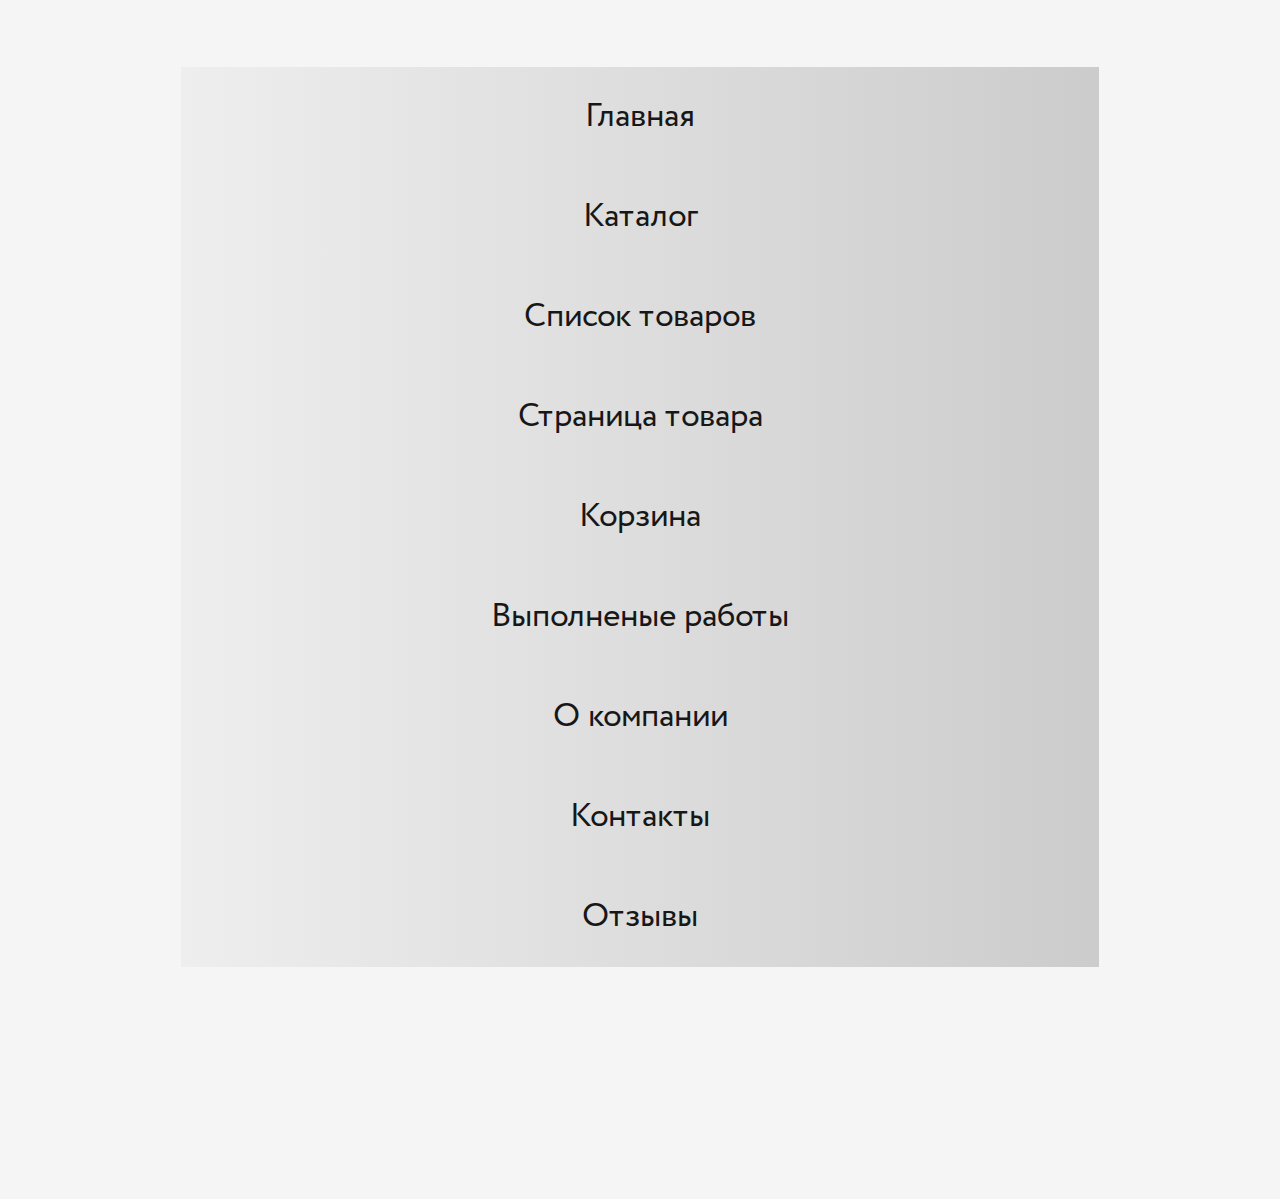
<file: index.html>
<!DOCTYPE html>
<html lang="ru">
<head>
    <meta charset="UTF-8">
    <meta name="viewport" content="width=device-width, initial-scale=1.0, shrink-to-fit=no">
    <meta name="description" content="another website">
    <title>Главная</title>

    <link rel="stylesheet" href="font/stylesheet.css">
    <link rel="stylesheet" href="css/swiper-bundle.min.css">
    <link rel="stylesheet" href="css/style.css">

    <!--Стили для этой странички-->
    <style>
        ul {
            padding: 10rem;
        }
        ul li {
            width: 80%;
            height: 15rem;
            margin: 0 auto;
            font-size: 5rem;
            transition: 0.5s ease;
        }
        ul li a {
            display: flex;
            justify-content: center;
            align-items: center;
            width: 100%;
            height: 100%;
            padding: 0 5rem;
            background: rgb(238,238,238);
            background: linear-gradient(90deg, rgba(238,238,238,1) 0%, rgba(204,204,204,1) 100%);
            transition: 0.5s ease;
        }
        ul li:hover {
            width: 100%;
        }
        ul li a:hover {
            color: #a345d2;
        }
    </style>
    <!--/Стили для этой странички-->
</head>
<body>

<ul>
    <li>
        <a href="main.html" target="_blank">Главная</a>
    </li>
    <li>
        <a href="catalog.html" target="_blank">Каталог</a>
    </li>
    <li>
        <a href="list-products.html" target="_blank">Список товаров</a>
    </li>
    <li>
        <a href="product-page.html" target="_blank">Страница товара</a>
    </li>
    <li>
        <a href="cart.html" target="_blank">Корзина</a>
    </li>
    <li>
        <a href="portfolio.html" target="_blank">Выполненые работы</a>
    </li>
    <li>
        <a href="about.html" target="_blank">О компании</a>
    </li>
    <li>
        <a href="contacts.html" target="_blank">Контакты</a>
    </li>
    <li>
        <a href="reviews.html" target="_blank">Отзывы</a>
    </li>
</ul>


<script src="js/jquery-3.6.0.min.js"></script>
<script src="js/swiper-bundle.min.js"></script>
<script src="js/swiper.js"></script>
<script src="js/main.js"></script>
</body>
</html>
</file>
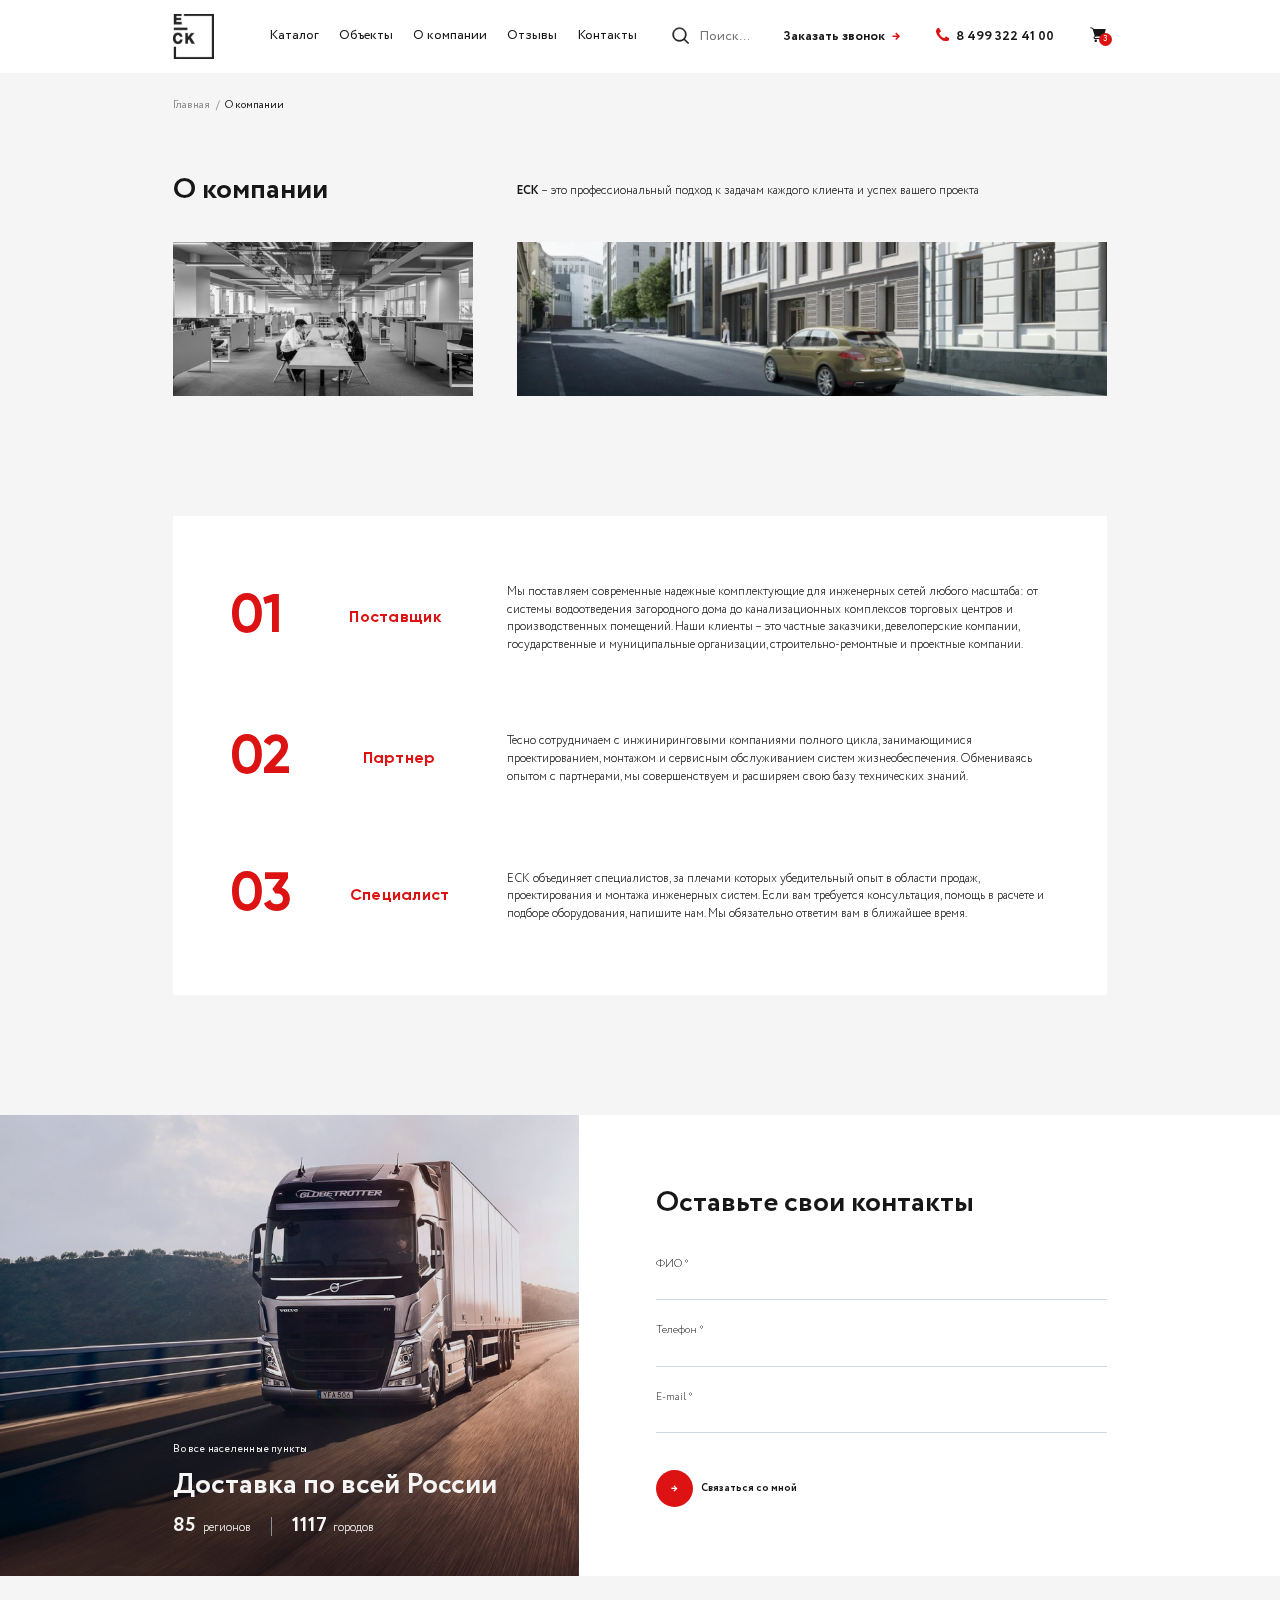
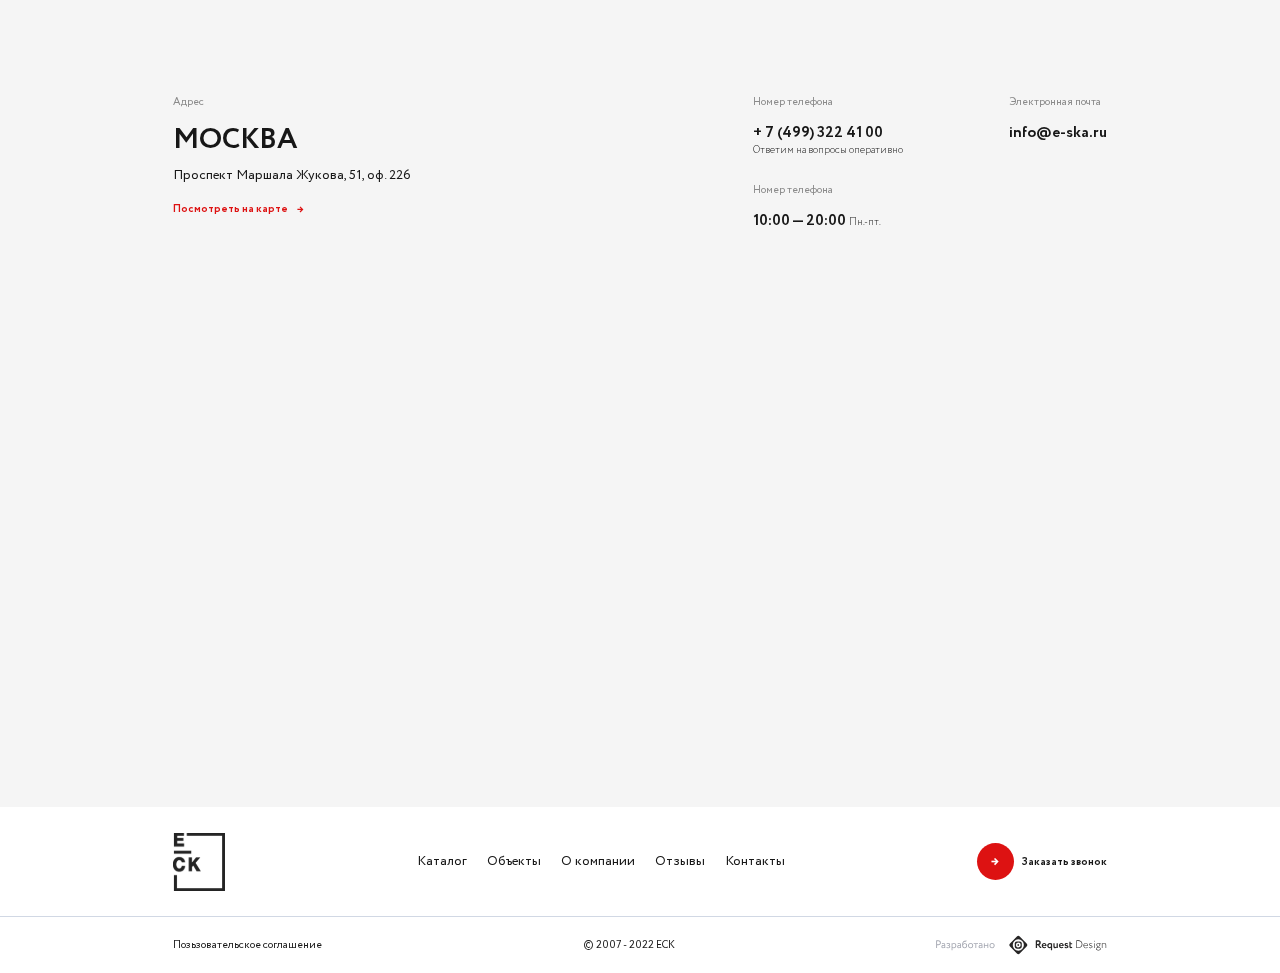
<file: about.html>
<!DOCTYPE html>
<html lang="ru">
<head>
    <meta charset="UTF-8">
    <meta name="viewport" content="width=device-width, initial-scale=1.0, shrink-to-fit=no">
    <meta name="description" content="another website">
    <title>О компании</title>

    <link rel="stylesheet" href="font/stylesheet.css">
    <link rel="stylesheet" href="css/swiper-bundle.min.css">
    <link rel="stylesheet" href="css/style.css">
</head>
<body>


<header class="header">
    <nav class="container header__container">
        <a href="/" class="header__logo">
            <img src="img/logo.svg" alt="">
        </a>
        <ul class="header__menu">
            <li class="header__menu-item">
                <a href="#">Каталог</a>
            </li>
            <li class="header__menu-item">
                <a href="#">Объекты</a>
            </li>
            <li class="header__menu-item">
                <a href="#">О компании</a>
            </li>
            <li class="header__menu-item">
                <a href="#">Отзывы</a>
            </li>
            <li class="header__menu-item">
                <a href="#">Контакты</a>
            </li>
            <div class="header__contacts-mob mobile">
                <button class="header__callback popup-callback">
                    Заказать звонок  <span class="header__callback--red">→</span>
                </button>
                <a href="tel:84993224100" class="header__phone">
                    <svg class="header__phone-icon" viewBox="0 0 20 20" fill="none" xmlns="http://www.w3.org/2000/svg">
                        <path d="M19.9563 15.4963C19.8997 15.3259 19.5398 15.0748 18.8768 14.7437C18.6972 14.6393 18.4413 14.4974 18.1101 14.3175C17.7787 14.1375 17.4778 13.9717 17.2081 13.8202C16.9379 13.6687 16.6847 13.5219 16.4481 13.3801C16.4103 13.3517 16.292 13.2689 16.0931 13.1313C15.8941 12.9941 15.7262 12.8923 15.5886 12.8258C15.4514 12.7598 15.3163 12.7266 15.1838 12.7266C14.9944 12.7266 14.7579 12.8616 14.4739 13.1313C14.1899 13.4014 13.9294 13.6947 13.6928 14.0122C13.4561 14.3296 13.2051 14.6229 12.9403 14.8928C12.675 15.1628 12.457 15.2977 12.2868 15.2977C12.2013 15.2977 12.0947 15.2739 11.967 15.2268C11.8394 15.1795 11.7422 15.139 11.6756 15.1063C11.6095 15.0729 11.4961 15.0068 11.335 14.9071C11.1736 14.8076 11.0839 14.7532 11.065 14.7437C9.76771 14.0238 8.65512 13.1999 7.727 12.2722C6.79919 11.3439 5.9752 10.2314 5.25555 8.93402C5.2461 8.91507 5.19152 8.82507 5.09216 8.66417C4.99266 8.50313 4.92634 8.38964 4.89321 8.32318C4.86007 8.25696 4.81983 8.15984 4.77256 8.03203C4.7253 7.90422 4.70157 7.79775 4.70157 7.71243C4.70157 7.54208 4.83654 7.32417 5.10644 7.05899C5.3763 6.79396 5.66993 6.54292 5.98704 6.30635C6.30441 6.06978 6.59774 5.80928 6.8677 5.5253C7.13755 5.24117 7.27247 5.00455 7.27247 4.8152C7.27247 4.68271 7.23934 4.54763 7.17312 4.41037C7.10685 4.27281 7.00506 4.10495 6.8677 3.90599C6.73028 3.70713 6.64745 3.58887 6.61899 3.55081C6.4771 3.31425 6.33048 3.06096 6.17879 2.79106C6.02709 2.52121 5.86152 2.22041 5.68152 1.88901C5.50167 1.55777 5.35973 1.302 5.25545 1.1221C4.9242 0.459356 4.67331 0.0993537 4.50281 0.0427365C4.43649 0.0143284 4.33699 0 4.20455 0C3.94873 0 3.61499 0.0472639 3.2031 0.14209C2.79106 0.236767 2.46683 0.336071 2.23006 0.4404C1.75658 0.639157 1.25473 1.21677 0.724382 2.17305C0.241444 3.063 0 3.94385 0 4.81495C0 5.07042 0.0165672 5.31898 0.0497017 5.56067C0.0828362 5.80212 0.142041 6.07441 0.227364 6.37749C0.312539 6.68048 0.381246 6.90556 0.433186 7.05212C0.485177 7.19879 0.582242 7.46153 0.724332 7.84044C0.866223 8.21924 0.951547 8.45114 0.979955 8.53636C1.31135 9.46443 1.70434 10.2929 2.15882 11.0221C2.90658 12.2342 3.92703 13.4868 5.21958 14.7794C6.51217 16.072 7.76452 17.0924 8.97666 17.8404C9.70577 18.2949 10.5346 18.6878 11.4625 19.0194C11.5478 19.0477 11.7797 19.1328 12.1583 19.2752C12.5371 19.4172 12.8 19.5143 12.9466 19.5664C13.0933 19.6185 13.3185 19.6873 13.6212 19.7726C13.9246 19.8579 14.1966 19.9171 14.4381 19.9505C14.6797 19.9832 14.9283 20 15.1838 20C16.0549 20 16.9358 19.7585 17.8259 19.2756C18.782 18.7454 19.3595 18.2435 19.5584 17.7696C19.6629 17.5331 19.762 17.2088 19.8567 16.7968C19.9516 16.3849 19.9988 16.0512 19.9988 15.7955C19.9991 15.6625 19.9848 15.5632 19.9563 15.4963Z" />
                    </svg>
                    <span>8 499 322 41 00</span>
                </a>
            </div>
        </ul>
        <form class="header__search">
            <svg class="header__search-icon" viewBox="0 0 26 26" fill="none" xmlns="http://www.w3.org/2000/svg">
                <path d="M24.7924 23.7761L18.9588 17.9437C20.5236 16.145 21.4711 13.7982 21.4711 11.2333C21.4711 5.58714 16.8776 1 11.2355 1C5.58816 1 1 5.59246 1 11.2333C1 16.8741 5.59348 21.4665 11.2355 21.4665C13.8011 21.4665 16.1484 20.5193 17.9474 18.9548L23.7811 24.7871C23.9195 24.9255 24.1058 25 24.2868 25C24.4677 25 24.654 24.9308 24.7924 24.7871C25.0692 24.5104 25.0692 24.0528 24.7924 23.7761ZM2.4318 11.2333C2.4318 6.38004 6.38124 2.43681 11.2302 2.43681C16.0845 2.43681 20.0286 6.38537 20.0286 11.2333C20.0286 16.0812 16.0845 20.035 11.2302 20.035C6.38124 20.035 2.4318 16.0865 2.4318 11.2333Z" />
            </svg>
            <input type="text" placeholder="Поиск..." class="header__search-input">
        </form>
        <svg class="header__search-close" viewBox="0 0 44 44" fill="none" xmlns="http://www.w3.org/2000/svg">
            <path d="M32.8789 10.959L10.9586 32.8793" stroke-width="3" stroke-linecap="square"/><path d="M10.9648 10.959L32.8852 32.8793" stroke-width="3" stroke-linecap="square"/>
        </svg>
        <div class="header__search-output-bg">
            <div class="header__search-output">
                <a href="#" class="header__search-output-item">
                    <div class="header__search-output-img-box">
                        <img src="img/search-image1.png" alt="">
                    </div>
                    <div class="header__search-output-text-block">
                        <div class="header__search-output-name">
                            Чугунная труба Smart SML DN 80 L=3000 мм
                        </div>
                        <div class="header__search-output-catalog-name">
                            Чугунные трубы Smart SML
                        </div>
                    </div>
                    <div class="header__search-output-price">3 678</div>
                </a>
                <a href="#" class="header__search-output-item">
                    <div class="header__search-output-img-box">
                        <img src="img/search-image2.png" alt="">
                    </div>
                    <div class="header__search-output-text-block">
                        <div class="header__search-output-name">
                            ТП-156.150P Решетка чугунная для трапа 150х150
                        </div>
                        <div class="header__search-output-catalog-name">
                            Канализационнеы трапы
                        </div>
                    </div>
                    <div class="header__search-output-price">7 478</div>
                </a>
                <a href="#" class="header__search-output-item">
                    <div class="header__search-output-img-box">
                        <img src="img/search-image3.png" alt="">
                    </div>
                    <div class="header__search-output-text-block">
                        <div class="header__search-output-name">
                            Чугунная труба Smart SML DN 80 L=3000 мм
                        </div>
                        <div class="header__search-output-catalog-name">
                            Каталог: Кровельные вопронки
                        </div>
                    </div>
                    <div class="header__search-output-price">13 678</div>
                </a>
                <a href="#" class="header__search-output-item">
                    <div class="header__search-output-img-box">
                        <img src="img/search-image1.png" alt="">
                    </div>
                    <div class="header__search-output-text-block">
                        <div class="header__search-output-name">
                            Чугунная труба Smart SML DN 80 L=3000 мм
                        </div>
                        <div class="header__search-output-catalog-name">
                            Чугунные трубы Smart SML
                        </div>
                    </div>
                    <div class="header__search-output-price">3 678</div>
                </a>
                <a href="#" class="header__search-output-item">
                    <div class="header__search-output-img-box">
                        <img src="img/search-image2.png" alt="">
                    </div>
                    <div class="header__search-output-text-block">
                        <div class="header__search-output-name">
                            ТП-156.150P Решетка чугунная для трапа 150х150
                        </div>
                        <div class="header__search-output-catalog-name">
                            Канализационнеы трапы
                        </div>
                    </div>
                    <div class="header__search-output-price">7 478</div>
                </a>
                <a href="#" class="header__search-output-item">
                    <div class="header__search-output-img-box">
                        <img src="img/search-image3.png" alt="">
                    </div>
                    <div class="header__search-output-text-block">
                        <div class="header__search-output-name">
                            Чугунная труба Smart SML DN 80 L=3000 мм
                        </div>
                        <div class="header__search-output-catalog-name">
                            Каталог: Кровельные вопронки
                        </div>
                    </div>
                    <div class="header__search-output-price">13 678</div>
                </a>
                <a href="#" class="header__search-output-item">
                    <div class="header__search-output-img-box">
                        <img src="img/search-image1.png" alt="">
                    </div>
                    <div class="header__search-output-text-block">
                        <div class="header__search-output-name">
                            Чугунная труба Smart SML DN 80 L=3000 мм
                        </div>
                        <div class="header__search-output-catalog-name">
                            Чугунные трубы Smart SML
                        </div>
                    </div>
                    <div class="header__search-output-price">3 678</div>
                </a>
                <a href="#" class="header__search-output-item">
                    <div class="header__search-output-img-box">
                        <img src="img/search-image2.png" alt="">
                    </div>
                    <div class="header__search-output-text-block">
                        <div class="header__search-output-name">
                            ТП-156.150P Решетка чугунная для трапа 150х150
                        </div>
                        <div class="header__search-output-catalog-name">
                            Канализационнеы трапы
                        </div>
                    </div>
                    <div class="header__search-output-price">7 478</div>
                </a>
                <a href="#" class="header__search-output-item">
                    <div class="header__search-output-img-box">
                        <img src="img/search-image3.png" alt="">
                    </div>
                    <div class="header__search-output-text-block">
                        <div class="header__search-output-name">
                            Чугунная труба Smart SML DN 80 L=3000 мм
                        </div>
                        <div class="header__search-output-catalog-name">
                            Каталог: Кровельные вопронки
                        </div>
                    </div>
                    <div class="header__search-output-price">13 678</div>
                </a>
            </div>
        </div>
        <button class="header__callback popup-callback desktop">
            Заказать звонок  <span class="header__callback--red">→</span>
        </button>
        <a href="tel:84993224100" class="header__phone">
            <svg class="header__phone-icon" viewBox="0 0 20 20" fill="none" xmlns="http://www.w3.org/2000/svg">
                <path d="M19.9563 15.4963C19.8997 15.3259 19.5398 15.0748 18.8768 14.7437C18.6972 14.6393 18.4413 14.4974 18.1101 14.3175C17.7787 14.1375 17.4778 13.9717 17.2081 13.8202C16.9379 13.6687 16.6847 13.5219 16.4481 13.3801C16.4103 13.3517 16.292 13.2689 16.0931 13.1313C15.8941 12.9941 15.7262 12.8923 15.5886 12.8258C15.4514 12.7598 15.3163 12.7266 15.1838 12.7266C14.9944 12.7266 14.7579 12.8616 14.4739 13.1313C14.1899 13.4014 13.9294 13.6947 13.6928 14.0122C13.4561 14.3296 13.2051 14.6229 12.9403 14.8928C12.675 15.1628 12.457 15.2977 12.2868 15.2977C12.2013 15.2977 12.0947 15.2739 11.967 15.2268C11.8394 15.1795 11.7422 15.139 11.6756 15.1063C11.6095 15.0729 11.4961 15.0068 11.335 14.9071C11.1736 14.8076 11.0839 14.7532 11.065 14.7437C9.76771 14.0238 8.65512 13.1999 7.727 12.2722C6.79919 11.3439 5.9752 10.2314 5.25555 8.93402C5.2461 8.91507 5.19152 8.82507 5.09216 8.66417C4.99266 8.50313 4.92634 8.38964 4.89321 8.32318C4.86007 8.25696 4.81983 8.15984 4.77256 8.03203C4.7253 7.90422 4.70157 7.79775 4.70157 7.71243C4.70157 7.54208 4.83654 7.32417 5.10644 7.05899C5.3763 6.79396 5.66993 6.54292 5.98704 6.30635C6.30441 6.06978 6.59774 5.80928 6.8677 5.5253C7.13755 5.24117 7.27247 5.00455 7.27247 4.8152C7.27247 4.68271 7.23934 4.54763 7.17312 4.41037C7.10685 4.27281 7.00506 4.10495 6.8677 3.90599C6.73028 3.70713 6.64745 3.58887 6.61899 3.55081C6.4771 3.31425 6.33048 3.06096 6.17879 2.79106C6.02709 2.52121 5.86152 2.22041 5.68152 1.88901C5.50167 1.55777 5.35973 1.302 5.25545 1.1221C4.9242 0.459356 4.67331 0.0993537 4.50281 0.0427365C4.43649 0.0143284 4.33699 0 4.20455 0C3.94873 0 3.61499 0.0472639 3.2031 0.14209C2.79106 0.236767 2.46683 0.336071 2.23006 0.4404C1.75658 0.639157 1.25473 1.21677 0.724382 2.17305C0.241444 3.063 0 3.94385 0 4.81495C0 5.07042 0.0165672 5.31898 0.0497017 5.56067C0.0828362 5.80212 0.142041 6.07441 0.227364 6.37749C0.312539 6.68048 0.381246 6.90556 0.433186 7.05212C0.485177 7.19879 0.582242 7.46153 0.724332 7.84044C0.866223 8.21924 0.951547 8.45114 0.979955 8.53636C1.31135 9.46443 1.70434 10.2929 2.15882 11.0221C2.90658 12.2342 3.92703 13.4868 5.21958 14.7794C6.51217 16.072 7.76452 17.0924 8.97666 17.8404C9.70577 18.2949 10.5346 18.6878 11.4625 19.0194C11.5478 19.0477 11.7797 19.1328 12.1583 19.2752C12.5371 19.4172 12.8 19.5143 12.9466 19.5664C13.0933 19.6185 13.3185 19.6873 13.6212 19.7726C13.9246 19.8579 14.1966 19.9171 14.4381 19.9505C14.6797 19.9832 14.9283 20 15.1838 20C16.0549 20 16.9358 19.7585 17.8259 19.2756C18.782 18.7454 19.3595 18.2435 19.5584 17.7696C19.6629 17.5331 19.762 17.2088 19.8567 16.7968C19.9516 16.3849 19.9988 16.0512 19.9988 15.7955C19.9991 15.6625 19.9848 15.5632 19.9563 15.4963Z" />
            </svg>
            <span class="desktop">8 499 322 41 00</span>
        </a>
        <a href="#" class="header__cart">
            <svg class="header__cart-icon" viewBox="0 0 27 27" fill="none" xmlns="http://www.w3.org/2000/svg">
                <path d="M10.125 24C11.1605 24 12 23.1605 12 22.125C12 21.0895 11.1605 20.25 10.125 20.25C9.08947 20.25 8.25 21.0895 8.25 22.125C8.25 23.1605 9.08947 24 10.125 24Z" /><path d="M19.875 24C20.9105 24 21.75 23.1605 21.75 22.125C21.75 21.0895 20.9105 20.25 19.875 20.25C18.8395 20.25 18 21.0895 18 22.125C18 23.1605 18.8395 24 19.875 24Z" /><path d="M24.8249 4.79264C24.755 4.70188 24.6653 4.62833 24.5626 4.57763C24.4599 4.52692 24.3469 4.50042 24.2324 4.50014H6.90737L6.56987 3.42764C6.53279 3.31249 6.46841 3.20801 6.38222 3.12312C6.29603 3.03823 6.19058 2.97545 6.07487 2.94014L2.99987 1.99514C2.90532 1.96609 2.80597 1.95594 2.7075 1.96528C2.60902 1.97462 2.51335 2.00326 2.42595 2.04958C2.24943 2.14311 2.1173 2.30294 2.05862 2.49389C1.99994 2.68485 2.01952 2.89129 2.11305 3.06781C2.20659 3.24433 2.36641 3.37646 2.55737 3.43514L5.24987 4.26014L8.68487 15.1126L7.46237 16.1176L7.36487 16.2151C7.06254 16.5652 6.89126 17.0095 6.88031 17.4719C6.86937 17.9343 7.01944 18.3862 7.30487 18.7501C7.50929 18.9987 7.76905 19.196 8.06337 19.3263C8.3577 19.4565 8.67841 19.516 8.99987 19.5001H21.5174C21.7163 19.5001 21.907 19.4211 22.0477 19.2805C22.1883 19.1398 22.2674 18.9491 22.2674 18.7501C22.2674 18.5512 22.1883 18.3605 22.0477 18.2198C21.907 18.0792 21.7163 18.0001 21.5174 18.0001H8.87987C8.7935 17.9972 8.70936 17.972 8.63556 17.9271C8.56177 17.8821 8.50081 17.8189 8.45859 17.7435C8.41637 17.6681 8.3943 17.583 8.39453 17.4966C8.39475 17.4102 8.41725 17.3253 8.45987 17.2501L10.2674 15.7501H21.8399C22.0112 15.7551 22.1791 15.7013 22.3155 15.5976C22.452 15.4939 22.5488 15.3465 22.5899 15.1801L24.9899 5.43014C25.0127 5.31833 25.0097 5.20279 24.9811 5.09231C24.9525 4.98184 24.8991 4.87935 24.8249 4.79264Z" />
            </svg>
            <span class="header__cart-number">3</span>
        </a>
        <div class="header__burger mobile">
            <div></div>
        </div>
    </nav>
</header>

<main>
    <section class="breadcrumbs desktop">
        <div class="container">
            <a href="/">Главная</a>
            <span class="breadcrumbs__separator">/</span>
            <span class="breadcrumbs__current">О компании</span>
        </div>
    </section>
    <section class="about">
        <div class="container">
            <div class="about__title-block">
                <div class="about__title">О компании</div>
                <div class="about__description">
                    <b>ЕСК</b> – это профессиональный подход к задачам каждого клиента и успех вашего проекта
                </div>
            </div>
            <div class="about__image-block">
                <div class="about__img-box">
                    <img src="img/about-img1.jpeg" alt="">
                </div>
                <div class="about__img-box about__img-box--big desktop">
                    <img src="img/about-img2.jpeg" alt="">
                </div>
            </div>
            <article class="about__content">
                <ul class="about__list">
                    <li class="about__list-item">
                        <div class="about__item-number">01</div>
                        <div class="about__item-name">Поставщик</div>
                        <p class="about__item-text">
                            Мы поставляем современные надежные комплектующие для инженерных сетей любого масштаба: от системы водоотведения загородного дома до канализационных комплексов торговых центров и производственных помещений. Наши клиенты – это частные заказчики, девелоперские компании, государственные и муниципальные организации, строительно-ремонтные и проектные компании.
                        </p>
                    </li>
                    <li class="about__list-item">
                        <div class="about__item-number">02</div>
                        <div class="about__item-name">Партнер</div>
                        <p class="about__item-text">
                            Тесно сотрудничаем с инжиниринговыми компаниями полного цикла, занимающимися проектированием, монтажом и сервисным обслуживанием систем жизнеобеспечения. Обмениваясь опытом с партнерами, мы совершенствуем и расширяем свою базу технических знаний.
                        </p>
                    </li>
                    <li class="about__list-item">
                        <div class="about__item-number">03</div>
                        <div class="about__item-name">Специалист</div>
                        <p class="about__item-text">
                            ЕСК объединяет специалистов, за плечами которых убедительный опыт в области продаж, проектирования и монтажа инженерных систем. Если вам требуется консультация, помощь в расчете и подборе оборудования, напишите нам. Мы обязательно ответим вам в ближайшее время.
                        </p>
                    </li>
                </ul>
            </article>
        </div>
    </section>
    <section class="feedback">
        <div class="feedback__bg">
            <img src="img/feedback-bg.jpeg" alt="">
        </div>
        <div class="container feedback__container">
            <div class="feedback__title-block">
                <div class="feedback__sub-title">Во все населенные пункты</div>
                <div class="feedback__title">Доставка по всей России</div>
                <div class="feedback__stats-block">
                    <span class="feedback__stats-text">
                        <b>85</b> регионов
                    </span>
                    <span class="feedback__stats-text">
                        <b>1117</b> городов
                    </span>
                </div>
            </div>
            <form class="feedback__form">
                <div class="feedback__form-title">Оставьте свои контакты</div>
                <label class="feedback__label">
                    <div class="feedback__label-name">ФИО * </div>
                    <input type="text" class="feedback__input" required>
                </label>
                <label class="feedback__label">
                    <div class="feedback__label-name">Телефон *</div>
                    <input type="tel" class="feedback__input mask-phone" required>
                </label>
                <label class="feedback__label">
                    <div class="feedback__label-name">E-mail *</div>
                    <input type="email" class="feedback__input" required>
                </label>
                <button type="submit" class="feedback__slide-btn red-btn">
                    <div class="red-btn__icon">→</div>
                    <span>Связаться со мной</span>
                </button>
            </form>
        </div>
    </section>
    <section class="contacts">
        <div class="container contacts__container">
            <div class="contacts__address-block">
                <div class="contacts__info-name">Адрес</div>
                <div class="contacts__city-name">МОСКВА</div>
                <div class="contacts__address">Проспект Маршала Жукова, 51, оф. 226</div>
                <a href="#" class="contacts__address-link">
                    Посмотреть на карте <span>→</span>
                </a>
            </div>
            <div class="contacts__info-content">
                <div class="contacts__phone-block">
                    <div class="contacts__info-name">Номер телефона</div>
                    <a href="tel:+74993224100" class="contacts__info-title-text">+ 7 (499) 322 41 00</a>
                    <div class="contacts__info-text">Ответим на вопросы оперативно</div>
                </div>
                <div class="contacts__email-block">
                    <div class="contacts__info-name">Электронная почта</div>
                    <div class="contacts__info-title-text">info@e-ska.ru</div>
                </div>
                <div class="contacts__work-time-block">
                    <div class="contacts__info-name">Номер телефона</div>
                    <div class="contacts__info-text">
                        <span class="contacts__info-title-text">10:00 — 20:00 </span>
                        <span>Пн.-пт.</span>
                    </div>
                </div>
            </div>
            <div id="map" class="contacts__map"></div>
        </div>

        <script src="https://api-maps.yandex.ru/2.1/?apikey=c9e39c09-0f62-4828-b0ce-7ca99a606b15&lang=ru_RU" type="text/javascript"></script>
        <script src="js/map.js"></script>
    </section>
</main>

<footer class="footer">
    <div class="footer__content">
        <nav class="container footer__container">
            <a href="/" class="footer__logo">
                <img src="img/logo.svg" alt="">
            </a>
            <ul class="footer__menu">
                <li class="footer__menu-item">
                    <a href="#">Каталог</a>
                </li>
                <li class="footer__menu-item">
                    <a href="#">Объекты</a>
                </li>
                <li class="footer__menu-item">
                    <a href="#">О компании</a>
                </li>
                <li class="footer__menu-item">
                    <a href="#">Отзывы</a>
                </li>
                <li class="footer__menu-item">
                    <a href="#">Контакты</a>
                </li>
            </ul>
            <button type="button" class="footer__btn popup-callback">
                <div class="footer__btn-icon">→</div>
                <span>Заказать звонок</span>
            </button>
        </nav>
    </div>
    <div class="footer__content">
        <div class="container footer__container">
            <a href="#" class="footer__link">Позьзовательское соглашение</a>
            <div class="footer__copyright">© 2007 - 2022 ECK</div>
            <a href="#" class="footer__req-logo">
                <img src="img/req-logo.svg" alt="" class="desktop">
                <img src="img/req-logo-mob.svg" alt="" class="mobile">
            </a>
        </div>
    </div>
</footer>

<div class="modal-callback">
    <div class="modal-callback__bg"></div>
    <div class="modal-callback__content modal-callback__content--first">
        <div class="modal-callback__close"></div>
        <div class="modal-callback__title">Заказать звонок</div>
        <div class="modal-callback__description">Отправьте нам свой номер телефона и мы Вам перезвоним!</div>
        <form onsubmit="return false" class="modal-callback__form">
            <label class="modal-callback__label">
                <input type="tel" class="modal-callback__input mask-phone" placeholder="+7 ( ___ ) ___ - __ - __" required>
            </label>
            <button type="submit" class="modal-callback__btn red-btn">
                <div class="red-btn__icon">→</div>
                <span>Связаться со мной</span>
            </button>
        </form>
    </div>
    <div class="modal-callback__content modal-callback__content--second">
        <div class="modal-callback__close"></div>
        <div class="modal-callback__check-icon">
            <svg viewBox="0 0 33 24" fill="none" xmlns="http://www.w3.org/2000/svg">
                <path d="M30 3L11.4375 22L3 13.3636" stroke-width="4" stroke-linecap="square" stroke-linejoin="round"/>
            </svg>
        </div>
        <div class="modal-callback__title">Ваша заявка принята!</div>
        <div class="modal-callback__description">Наши специалисты свяжуться с вами в ближайшее время</div>
    </div>
</div>


<script src="js/jquery-3.6.0.min.js"></script>
<script src="js/swiper-bundle.min.js"></script>
<script src="js/jquery.maskedinput.min.js"></script>
<script src="js/swiper.js"></script>
<script src="js/main.js"></script>
</body>
</html>
</file>
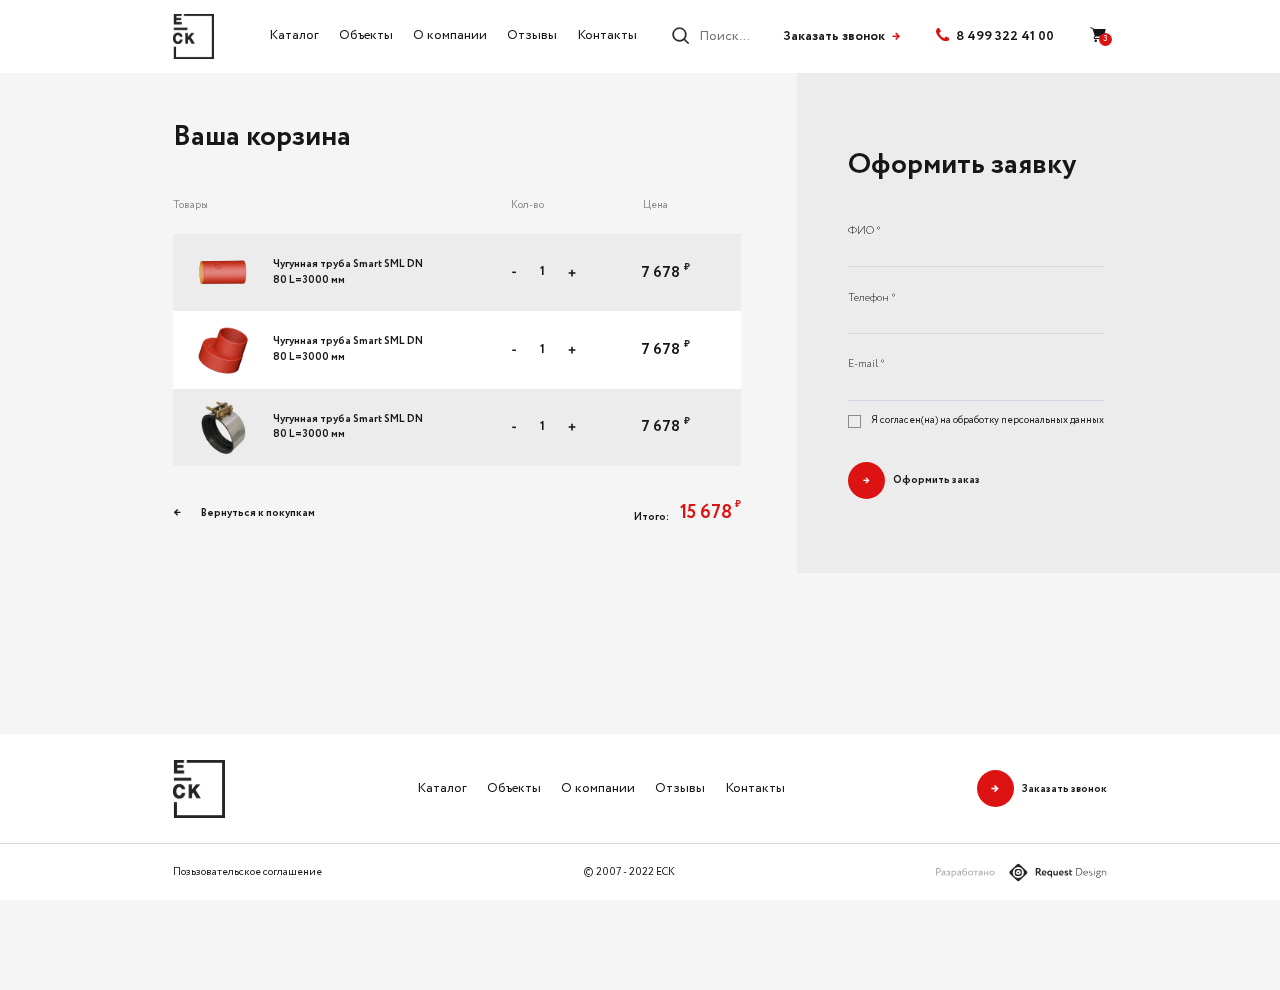
<file: cart.html>
<!DOCTYPE html>
<html lang="ru">
<head>
    <meta charset="UTF-8">
    <meta name="viewport" content="width=device-width, initial-scale=1.0, shrink-to-fit=no">
    <meta name="description" content="another website">
    <title>Корзина товаров</title>

    <link rel="stylesheet" href="font/stylesheet.css">
    <link rel="stylesheet" href="css/swiper-bundle.min.css">
    <link rel="stylesheet" href="css/style.css">
</head>
<body>


<header class="header">
    <nav class="container header__container">
        <a href="/" class="header__logo">
            <img src="img/logo.svg" alt="">
        </a>
        <ul class="header__menu">
            <li class="header__menu-item">
                <a href="#">Каталог</a>
            </li>
            <li class="header__menu-item">
                <a href="#">Объекты</a>
            </li>
            <li class="header__menu-item">
                <a href="#">О компании</a>
            </li>
            <li class="header__menu-item">
                <a href="#">Отзывы</a>
            </li>
            <li class="header__menu-item">
                <a href="#">Контакты</a>
            </li>
            <div class="header__contacts-mob mobile">
                <button class="header__callback popup-callback">
                    Заказать звонок  <span class="header__callback--red">→</span>
                </button>
                <a href="tel:84993224100" class="header__phone">
                    <svg class="header__phone-icon" viewBox="0 0 20 20" fill="none" xmlns="http://www.w3.org/2000/svg">
                        <path d="M19.9563 15.4963C19.8997 15.3259 19.5398 15.0748 18.8768 14.7437C18.6972 14.6393 18.4413 14.4974 18.1101 14.3175C17.7787 14.1375 17.4778 13.9717 17.2081 13.8202C16.9379 13.6687 16.6847 13.5219 16.4481 13.3801C16.4103 13.3517 16.292 13.2689 16.0931 13.1313C15.8941 12.9941 15.7262 12.8923 15.5886 12.8258C15.4514 12.7598 15.3163 12.7266 15.1838 12.7266C14.9944 12.7266 14.7579 12.8616 14.4739 13.1313C14.1899 13.4014 13.9294 13.6947 13.6928 14.0122C13.4561 14.3296 13.2051 14.6229 12.9403 14.8928C12.675 15.1628 12.457 15.2977 12.2868 15.2977C12.2013 15.2977 12.0947 15.2739 11.967 15.2268C11.8394 15.1795 11.7422 15.139 11.6756 15.1063C11.6095 15.0729 11.4961 15.0068 11.335 14.9071C11.1736 14.8076 11.0839 14.7532 11.065 14.7437C9.76771 14.0238 8.65512 13.1999 7.727 12.2722C6.79919 11.3439 5.9752 10.2314 5.25555 8.93402C5.2461 8.91507 5.19152 8.82507 5.09216 8.66417C4.99266 8.50313 4.92634 8.38964 4.89321 8.32318C4.86007 8.25696 4.81983 8.15984 4.77256 8.03203C4.7253 7.90422 4.70157 7.79775 4.70157 7.71243C4.70157 7.54208 4.83654 7.32417 5.10644 7.05899C5.3763 6.79396 5.66993 6.54292 5.98704 6.30635C6.30441 6.06978 6.59774 5.80928 6.8677 5.5253C7.13755 5.24117 7.27247 5.00455 7.27247 4.8152C7.27247 4.68271 7.23934 4.54763 7.17312 4.41037C7.10685 4.27281 7.00506 4.10495 6.8677 3.90599C6.73028 3.70713 6.64745 3.58887 6.61899 3.55081C6.4771 3.31425 6.33048 3.06096 6.17879 2.79106C6.02709 2.52121 5.86152 2.22041 5.68152 1.88901C5.50167 1.55777 5.35973 1.302 5.25545 1.1221C4.9242 0.459356 4.67331 0.0993537 4.50281 0.0427365C4.43649 0.0143284 4.33699 0 4.20455 0C3.94873 0 3.61499 0.0472639 3.2031 0.14209C2.79106 0.236767 2.46683 0.336071 2.23006 0.4404C1.75658 0.639157 1.25473 1.21677 0.724382 2.17305C0.241444 3.063 0 3.94385 0 4.81495C0 5.07042 0.0165672 5.31898 0.0497017 5.56067C0.0828362 5.80212 0.142041 6.07441 0.227364 6.37749C0.312539 6.68048 0.381246 6.90556 0.433186 7.05212C0.485177 7.19879 0.582242 7.46153 0.724332 7.84044C0.866223 8.21924 0.951547 8.45114 0.979955 8.53636C1.31135 9.46443 1.70434 10.2929 2.15882 11.0221C2.90658 12.2342 3.92703 13.4868 5.21958 14.7794C6.51217 16.072 7.76452 17.0924 8.97666 17.8404C9.70577 18.2949 10.5346 18.6878 11.4625 19.0194C11.5478 19.0477 11.7797 19.1328 12.1583 19.2752C12.5371 19.4172 12.8 19.5143 12.9466 19.5664C13.0933 19.6185 13.3185 19.6873 13.6212 19.7726C13.9246 19.8579 14.1966 19.9171 14.4381 19.9505C14.6797 19.9832 14.9283 20 15.1838 20C16.0549 20 16.9358 19.7585 17.8259 19.2756C18.782 18.7454 19.3595 18.2435 19.5584 17.7696C19.6629 17.5331 19.762 17.2088 19.8567 16.7968C19.9516 16.3849 19.9988 16.0512 19.9988 15.7955C19.9991 15.6625 19.9848 15.5632 19.9563 15.4963Z" />
                    </svg>
                    <span>8 499 322 41 00</span>
                </a>
            </div>
        </ul>
        <form class="header__search">
            <svg class="header__search-icon" viewBox="0 0 26 26" fill="none" xmlns="http://www.w3.org/2000/svg">
                <path d="M24.7924 23.7761L18.9588 17.9437C20.5236 16.145 21.4711 13.7982 21.4711 11.2333C21.4711 5.58714 16.8776 1 11.2355 1C5.58816 1 1 5.59246 1 11.2333C1 16.8741 5.59348 21.4665 11.2355 21.4665C13.8011 21.4665 16.1484 20.5193 17.9474 18.9548L23.7811 24.7871C23.9195 24.9255 24.1058 25 24.2868 25C24.4677 25 24.654 24.9308 24.7924 24.7871C25.0692 24.5104 25.0692 24.0528 24.7924 23.7761ZM2.4318 11.2333C2.4318 6.38004 6.38124 2.43681 11.2302 2.43681C16.0845 2.43681 20.0286 6.38537 20.0286 11.2333C20.0286 16.0812 16.0845 20.035 11.2302 20.035C6.38124 20.035 2.4318 16.0865 2.4318 11.2333Z" />
            </svg>
            <input type="text" placeholder="Поиск..." class="header__search-input">
        </form>
        <svg class="header__search-close" viewBox="0 0 44 44" fill="none" xmlns="http://www.w3.org/2000/svg">
            <path d="M32.8789 10.959L10.9586 32.8793" stroke-width="3" stroke-linecap="square"/><path d="M10.9648 10.959L32.8852 32.8793" stroke-width="3" stroke-linecap="square"/>
        </svg>
        <div class="header__search-output-bg">
            <div class="header__search-output">
                <a href="#" class="header__search-output-item">
                    <div class="header__search-output-img-box">
                        <img src="img/search-image1.png" alt="">
                    </div>
                    <div class="header__search-output-text-block">
                        <div class="header__search-output-name">
                            Чугунная труба Smart SML DN 80 L=3000 мм
                        </div>
                        <div class="header__search-output-catalog-name">
                            Чугунные трубы Smart SML
                        </div>
                    </div>
                    <div class="header__search-output-price">3 678</div>
                </a>
                <a href="#" class="header__search-output-item">
                    <div class="header__search-output-img-box">
                        <img src="img/search-image2.png" alt="">
                    </div>
                    <div class="header__search-output-text-block">
                        <div class="header__search-output-name">
                            ТП-156.150P Решетка чугунная для трапа 150х150
                        </div>
                        <div class="header__search-output-catalog-name">
                            Канализационнеы трапы
                        </div>
                    </div>
                    <div class="header__search-output-price">7 478</div>
                </a>
                <a href="#" class="header__search-output-item">
                    <div class="header__search-output-img-box">
                        <img src="img/search-image3.png" alt="">
                    </div>
                    <div class="header__search-output-text-block">
                        <div class="header__search-output-name">
                            Чугунная труба Smart SML DN 80 L=3000 мм
                        </div>
                        <div class="header__search-output-catalog-name">
                            Каталог: Кровельные вопронки
                        </div>
                    </div>
                    <div class="header__search-output-price">13 678</div>
                </a>
                <a href="#" class="header__search-output-item">
                    <div class="header__search-output-img-box">
                        <img src="img/search-image1.png" alt="">
                    </div>
                    <div class="header__search-output-text-block">
                        <div class="header__search-output-name">
                            Чугунная труба Smart SML DN 80 L=3000 мм
                        </div>
                        <div class="header__search-output-catalog-name">
                            Чугунные трубы Smart SML
                        </div>
                    </div>
                    <div class="header__search-output-price">3 678</div>
                </a>
                <a href="#" class="header__search-output-item">
                    <div class="header__search-output-img-box">
                        <img src="img/search-image2.png" alt="">
                    </div>
                    <div class="header__search-output-text-block">
                        <div class="header__search-output-name">
                            ТП-156.150P Решетка чугунная для трапа 150х150
                        </div>
                        <div class="header__search-output-catalog-name">
                            Канализационнеы трапы
                        </div>
                    </div>
                    <div class="header__search-output-price">7 478</div>
                </a>
                <a href="#" class="header__search-output-item">
                    <div class="header__search-output-img-box">
                        <img src="img/search-image3.png" alt="">
                    </div>
                    <div class="header__search-output-text-block">
                        <div class="header__search-output-name">
                            Чугунная труба Smart SML DN 80 L=3000 мм
                        </div>
                        <div class="header__search-output-catalog-name">
                            Каталог: Кровельные вопронки
                        </div>
                    </div>
                    <div class="header__search-output-price">13 678</div>
                </a>
                <a href="#" class="header__search-output-item">
                    <div class="header__search-output-img-box">
                        <img src="img/search-image1.png" alt="">
                    </div>
                    <div class="header__search-output-text-block">
                        <div class="header__search-output-name">
                            Чугунная труба Smart SML DN 80 L=3000 мм
                        </div>
                        <div class="header__search-output-catalog-name">
                            Чугунные трубы Smart SML
                        </div>
                    </div>
                    <div class="header__search-output-price">3 678</div>
                </a>
                <a href="#" class="header__search-output-item">
                    <div class="header__search-output-img-box">
                        <img src="img/search-image2.png" alt="">
                    </div>
                    <div class="header__search-output-text-block">
                        <div class="header__search-output-name">
                            ТП-156.150P Решетка чугунная для трапа 150х150
                        </div>
                        <div class="header__search-output-catalog-name">
                            Канализационнеы трапы
                        </div>
                    </div>
                    <div class="header__search-output-price">7 478</div>
                </a>
                <a href="#" class="header__search-output-item">
                    <div class="header__search-output-img-box">
                        <img src="img/search-image3.png" alt="">
                    </div>
                    <div class="header__search-output-text-block">
                        <div class="header__search-output-name">
                            Чугунная труба Smart SML DN 80 L=3000 мм
                        </div>
                        <div class="header__search-output-catalog-name">
                            Каталог: Кровельные вопронки
                        </div>
                    </div>
                    <div class="header__search-output-price">13 678</div>
                </a>
            </div>
        </div>
        <button class="header__callback popup-callback desktop">
            Заказать звонок  <span class="header__callback--red">→</span>
        </button>
        <a href="tel:84993224100" class="header__phone">
            <svg class="header__phone-icon" viewBox="0 0 20 20" fill="none" xmlns="http://www.w3.org/2000/svg">
                <path d="M19.9563 15.4963C19.8997 15.3259 19.5398 15.0748 18.8768 14.7437C18.6972 14.6393 18.4413 14.4974 18.1101 14.3175C17.7787 14.1375 17.4778 13.9717 17.2081 13.8202C16.9379 13.6687 16.6847 13.5219 16.4481 13.3801C16.4103 13.3517 16.292 13.2689 16.0931 13.1313C15.8941 12.9941 15.7262 12.8923 15.5886 12.8258C15.4514 12.7598 15.3163 12.7266 15.1838 12.7266C14.9944 12.7266 14.7579 12.8616 14.4739 13.1313C14.1899 13.4014 13.9294 13.6947 13.6928 14.0122C13.4561 14.3296 13.2051 14.6229 12.9403 14.8928C12.675 15.1628 12.457 15.2977 12.2868 15.2977C12.2013 15.2977 12.0947 15.2739 11.967 15.2268C11.8394 15.1795 11.7422 15.139 11.6756 15.1063C11.6095 15.0729 11.4961 15.0068 11.335 14.9071C11.1736 14.8076 11.0839 14.7532 11.065 14.7437C9.76771 14.0238 8.65512 13.1999 7.727 12.2722C6.79919 11.3439 5.9752 10.2314 5.25555 8.93402C5.2461 8.91507 5.19152 8.82507 5.09216 8.66417C4.99266 8.50313 4.92634 8.38964 4.89321 8.32318C4.86007 8.25696 4.81983 8.15984 4.77256 8.03203C4.7253 7.90422 4.70157 7.79775 4.70157 7.71243C4.70157 7.54208 4.83654 7.32417 5.10644 7.05899C5.3763 6.79396 5.66993 6.54292 5.98704 6.30635C6.30441 6.06978 6.59774 5.80928 6.8677 5.5253C7.13755 5.24117 7.27247 5.00455 7.27247 4.8152C7.27247 4.68271 7.23934 4.54763 7.17312 4.41037C7.10685 4.27281 7.00506 4.10495 6.8677 3.90599C6.73028 3.70713 6.64745 3.58887 6.61899 3.55081C6.4771 3.31425 6.33048 3.06096 6.17879 2.79106C6.02709 2.52121 5.86152 2.22041 5.68152 1.88901C5.50167 1.55777 5.35973 1.302 5.25545 1.1221C4.9242 0.459356 4.67331 0.0993537 4.50281 0.0427365C4.43649 0.0143284 4.33699 0 4.20455 0C3.94873 0 3.61499 0.0472639 3.2031 0.14209C2.79106 0.236767 2.46683 0.336071 2.23006 0.4404C1.75658 0.639157 1.25473 1.21677 0.724382 2.17305C0.241444 3.063 0 3.94385 0 4.81495C0 5.07042 0.0165672 5.31898 0.0497017 5.56067C0.0828362 5.80212 0.142041 6.07441 0.227364 6.37749C0.312539 6.68048 0.381246 6.90556 0.433186 7.05212C0.485177 7.19879 0.582242 7.46153 0.724332 7.84044C0.866223 8.21924 0.951547 8.45114 0.979955 8.53636C1.31135 9.46443 1.70434 10.2929 2.15882 11.0221C2.90658 12.2342 3.92703 13.4868 5.21958 14.7794C6.51217 16.072 7.76452 17.0924 8.97666 17.8404C9.70577 18.2949 10.5346 18.6878 11.4625 19.0194C11.5478 19.0477 11.7797 19.1328 12.1583 19.2752C12.5371 19.4172 12.8 19.5143 12.9466 19.5664C13.0933 19.6185 13.3185 19.6873 13.6212 19.7726C13.9246 19.8579 14.1966 19.9171 14.4381 19.9505C14.6797 19.9832 14.9283 20 15.1838 20C16.0549 20 16.9358 19.7585 17.8259 19.2756C18.782 18.7454 19.3595 18.2435 19.5584 17.7696C19.6629 17.5331 19.762 17.2088 19.8567 16.7968C19.9516 16.3849 19.9988 16.0512 19.9988 15.7955C19.9991 15.6625 19.9848 15.5632 19.9563 15.4963Z" />
            </svg>
            <span class="desktop">8 499 322 41 00</span>
        </a>
        <a href="#" class="header__cart">
            <svg class="header__cart-icon" viewBox="0 0 27 27" fill="none" xmlns="http://www.w3.org/2000/svg">
                <path d="M10.125 24C11.1605 24 12 23.1605 12 22.125C12 21.0895 11.1605 20.25 10.125 20.25C9.08947 20.25 8.25 21.0895 8.25 22.125C8.25 23.1605 9.08947 24 10.125 24Z" /><path d="M19.875 24C20.9105 24 21.75 23.1605 21.75 22.125C21.75 21.0895 20.9105 20.25 19.875 20.25C18.8395 20.25 18 21.0895 18 22.125C18 23.1605 18.8395 24 19.875 24Z" /><path d="M24.8249 4.79264C24.755 4.70188 24.6653 4.62833 24.5626 4.57763C24.4599 4.52692 24.3469 4.50042 24.2324 4.50014H6.90737L6.56987 3.42764C6.53279 3.31249 6.46841 3.20801 6.38222 3.12312C6.29603 3.03823 6.19058 2.97545 6.07487 2.94014L2.99987 1.99514C2.90532 1.96609 2.80597 1.95594 2.7075 1.96528C2.60902 1.97462 2.51335 2.00326 2.42595 2.04958C2.24943 2.14311 2.1173 2.30294 2.05862 2.49389C1.99994 2.68485 2.01952 2.89129 2.11305 3.06781C2.20659 3.24433 2.36641 3.37646 2.55737 3.43514L5.24987 4.26014L8.68487 15.1126L7.46237 16.1176L7.36487 16.2151C7.06254 16.5652 6.89126 17.0095 6.88031 17.4719C6.86937 17.9343 7.01944 18.3862 7.30487 18.7501C7.50929 18.9987 7.76905 19.196 8.06337 19.3263C8.3577 19.4565 8.67841 19.516 8.99987 19.5001H21.5174C21.7163 19.5001 21.907 19.4211 22.0477 19.2805C22.1883 19.1398 22.2674 18.9491 22.2674 18.7501C22.2674 18.5512 22.1883 18.3605 22.0477 18.2198C21.907 18.0792 21.7163 18.0001 21.5174 18.0001H8.87987C8.7935 17.9972 8.70936 17.972 8.63556 17.9271C8.56177 17.8821 8.50081 17.8189 8.45859 17.7435C8.41637 17.6681 8.3943 17.583 8.39453 17.4966C8.39475 17.4102 8.41725 17.3253 8.45987 17.2501L10.2674 15.7501H21.8399C22.0112 15.7551 22.1791 15.7013 22.3155 15.5976C22.452 15.4939 22.5488 15.3465 22.5899 15.1801L24.9899 5.43014C25.0127 5.31833 25.0097 5.20279 24.9811 5.09231C24.9525 4.98184 24.8991 4.87935 24.8249 4.79264Z" />
            </svg>
            <span class="header__cart-number">3</span>
        </a>
        <div class="header__burger mobile">
            <div></div>
        </div>
    </nav>
</header>

<main>
    <section class="cart">
        <div class="container cart__container">
            <div class="cart__list-block">
                <a href="#" class="cart__back-link mobile">
                    <span>→</span>
                    <span>Вернуться к покупкам</span>
                </a>
                <div class="cart__title">Ваша корзина</div>
                <div class="cart__list-title-block">
                    <div class="cart__column-name">Товары</div>
                    <div class="cart__column-name desktop">Кол-во</div>
                    <div class="cart__column-name desktop">Цена</div>
                </div>
                <div class="cart__list-content">
                    <div class="cart__item">
                        <div class="cart__item-img-box">
                            <img src="img/cart-img1.png" alt="">
                        </div>
                        <div class="cart__item-info-block">
                            <a href="#" class="cart__item-name">Чугунная труба Smart SML DN 80 L=3000 мм</a>
                            <div class="cart__item-value-block">
                                <button type="button" class="cart__item-minus">
                                    <svg viewBox="0 0 6 4" fill="none" xmlns="http://www.w3.org/2000/svg">
                                        <path d="M5.908 3.16H0.364V0.806H5.908V3.16Z"/>
                                    </svg>
                                </button>
                                <input type="number" class="cart__item-value" value="1" readonly>
                                <button type="button" class="cart__item-plus">
                                    <svg viewBox="0 0 11 12" fill="none" xmlns="http://www.w3.org/2000/svg">
                                        <path d="M4.346 7.18H0.452V4.98H4.346V0.998H6.722V4.98H10.66V7.18H6.722V11.206H4.346V7.18Z"/>
                                    </svg>
                                </button>
                            </div>
                            <div class="cart__item-price">
                                <span>7 678</span>
                            </div>
                        </div>
                    </div>
                    <div class="cart__item">
                        <div class="cart__item-img-box">
                            <img src="img/cart-img2.png" alt="">
                        </div>
                        <div class="cart__item-info-block">
                            <a href="#" class="cart__item-name">Чугунная труба Smart SML DN 80 L=3000 мм</a>
                            <div class="cart__item-value-block">
                                <button type="button" class="cart__item-minus">
                                    <svg viewBox="0 0 6 4" fill="none" xmlns="http://www.w3.org/2000/svg">
                                        <path d="M5.908 3.16H0.364V0.806H5.908V3.16Z"/>
                                    </svg>
                                </button>
                                <input type="number" class="cart__item-value" value="1" readonly>
                                <button type="button" class="cart__item-plus">
                                    <svg viewBox="0 0 11 12" fill="none" xmlns="http://www.w3.org/2000/svg">
                                        <path d="M4.346 7.18H0.452V4.98H4.346V0.998H6.722V4.98H10.66V7.18H6.722V11.206H4.346V7.18Z"/>
                                    </svg>
                                </button>
                            </div>
                            <div class="cart__item-price">
                                <span>7 678</span>
                            </div>
                        </div>
                    </div>
                    <div class="cart__item">
                        <div class="cart__item-img-box">
                            <img src="img/cart-img3.png" alt="">
                        </div>
                        <div class="cart__item-info-block">
                            <a href="#" class="cart__item-name">Чугунная труба Smart SML DN 80 L=3000 мм</a>
                            <div class="cart__item-value-block">
                                <button type="button" class="cart__item-minus">
                                    <svg viewBox="0 0 6 4" fill="none" xmlns="http://www.w3.org/2000/svg">
                                        <path d="M5.908 3.16H0.364V0.806H5.908V3.16Z"/>
                                    </svg>
                                </button>
                                <input type="number" class="cart__item-value" value="1" readonly>
                                <button type="button" class="cart__item-plus">
                                    <svg viewBox="0 0 11 12" fill="none" xmlns="http://www.w3.org/2000/svg">
                                        <path d="M4.346 7.18H0.452V4.98H4.346V0.998H6.722V4.98H10.66V7.18H6.722V11.206H4.346V7.18Z"/>
                                    </svg>
                                </button>
                            </div>
                            <div class="cart__item-price">
                                <span>7 678</span>
                            </div>
                        </div>
                    </div>
                </div>
                <div class="cart__summary-block">
                    <a href="#" class="cart__back-link desktop">
                        <span>→</span>
                        <span>Вернуться к покупкам</span>
                    </a>
                    <div class="cart__summary">15 678</div>
                </div>
            </div>
            <form class="cart__form-block">
                <div class="cart__title">Оформить заявку</div>
                <label class="cart__label">
                    <div class="cart__label-name">ФИО *</div>
                    <input type="text" class="cart__input" required>
                </label>
                <label class="cart__label">
                    <div class="cart__label-name">Телефон *</div>
                    <input type="tel" class="cart__input mask-phone" required>
                </label>
                <label class="feedback__label">
                    <div class="cart__label-name">E-mail *</div>
                    <input type="email" class="cart__input" required>
                </label>
                <label class="cart__label-checkbox">
                    <input type="checkbox">
                    <div class="cart__checkbox">
                        <svg viewBox="0 0 18 14" fill="none" xmlns="http://www.w3.org/2000/svg">
                            <path d="M17 1.38477L6 12.3848L1 7.38477" stroke-width="2" stroke-linecap="round" stroke-linejoin="round"/>
                        </svg>
                    </div>
                    <span>Я согласен(на) на обработку персональных данных</span>
                </label>
                <button type="submit" class="cart__slide-btn red-btn">
                    <div class="red-btn__icon">→</div>
                    <span>Оформить заказ</span>
                </button>
            </form>
        </div>
    </section>
</main>

<footer class="footer">
    <div class="footer__content">
        <nav class="container footer__container">
            <a href="/" class="footer__logo">
                <img src="img/logo.svg" alt="">
            </a>
            <ul class="footer__menu">
                <li class="footer__menu-item">
                    <a href="#">Каталог</a>
                </li>
                <li class="footer__menu-item">
                    <a href="#">Объекты</a>
                </li>
                <li class="footer__menu-item">
                    <a href="#">О компании</a>
                </li>
                <li class="footer__menu-item">
                    <a href="#">Отзывы</a>
                </li>
                <li class="footer__menu-item">
                    <a href="#">Контакты</a>
                </li>
            </ul>
            <button type="button" class="footer__btn popup-callback">
                <div class="footer__btn-icon">→</div>
                <span>Заказать звонок</span>
            </button>
        </nav>
    </div>
    <div class="footer__content">
        <div class="container footer__container">
            <a href="#" class="footer__link">Позьзовательское соглашение</a>
            <div class="footer__copyright">© 2007 - 2022 ECK</div>
            <a href="#" class="footer__req-logo">
                <img src="img/req-logo.svg" alt="" class="desktop">
                <img src="img/req-logo-mob.svg" alt="" class="mobile">
            </a>
        </div>
    </div>
</footer>

<div class="modal-callback">
    <div class="modal-callback__bg"></div>
    <div class="modal-callback__content modal-callback__content--first">
        <div class="modal-callback__close"></div>
        <div class="modal-callback__title">Заказать звонок</div>
        <div class="modal-callback__description">Отправьте нам свой номер телефона и мы Вам перезвоним!</div>
        <form onsubmit="return false" class="modal-callback__form">
            <label class="modal-callback__label">
                <input type="tel" class="modal-callback__input mask-phone" placeholder="+7 ( ___ ) ___ - __ - __" required>
            </label>
            <button type="submit" class="modal-callback__btn red-btn">
                <div class="red-btn__icon">→</div>
                <span>Связаться со мной</span>
            </button>
        </form>
    </div>
    <div class="modal-callback__content modal-callback__content--second">
        <div class="modal-callback__close"></div>
        <div class="modal-callback__check-icon">
            <svg viewBox="0 0 33 24" fill="none" xmlns="http://www.w3.org/2000/svg">
                <path d="M30 3L11.4375 22L3 13.3636" stroke-width="4" stroke-linecap="square" stroke-linejoin="round"/>
            </svg>
        </div>
        <div class="modal-callback__title">Ваша заявка принята!</div>
        <div class="modal-callback__description">Наши специалисты свяжуться с вами в ближайшее время</div>
    </div>
</div>


<script src="js/jquery-3.6.0.min.js"></script>
<script src="js/swiper-bundle.min.js"></script>
<script src="js/jquery.maskedinput.min.js"></script>
<script src="js/swiper.js"></script>
<script src="js/main.js"></script>
</body>
</html>
</file>
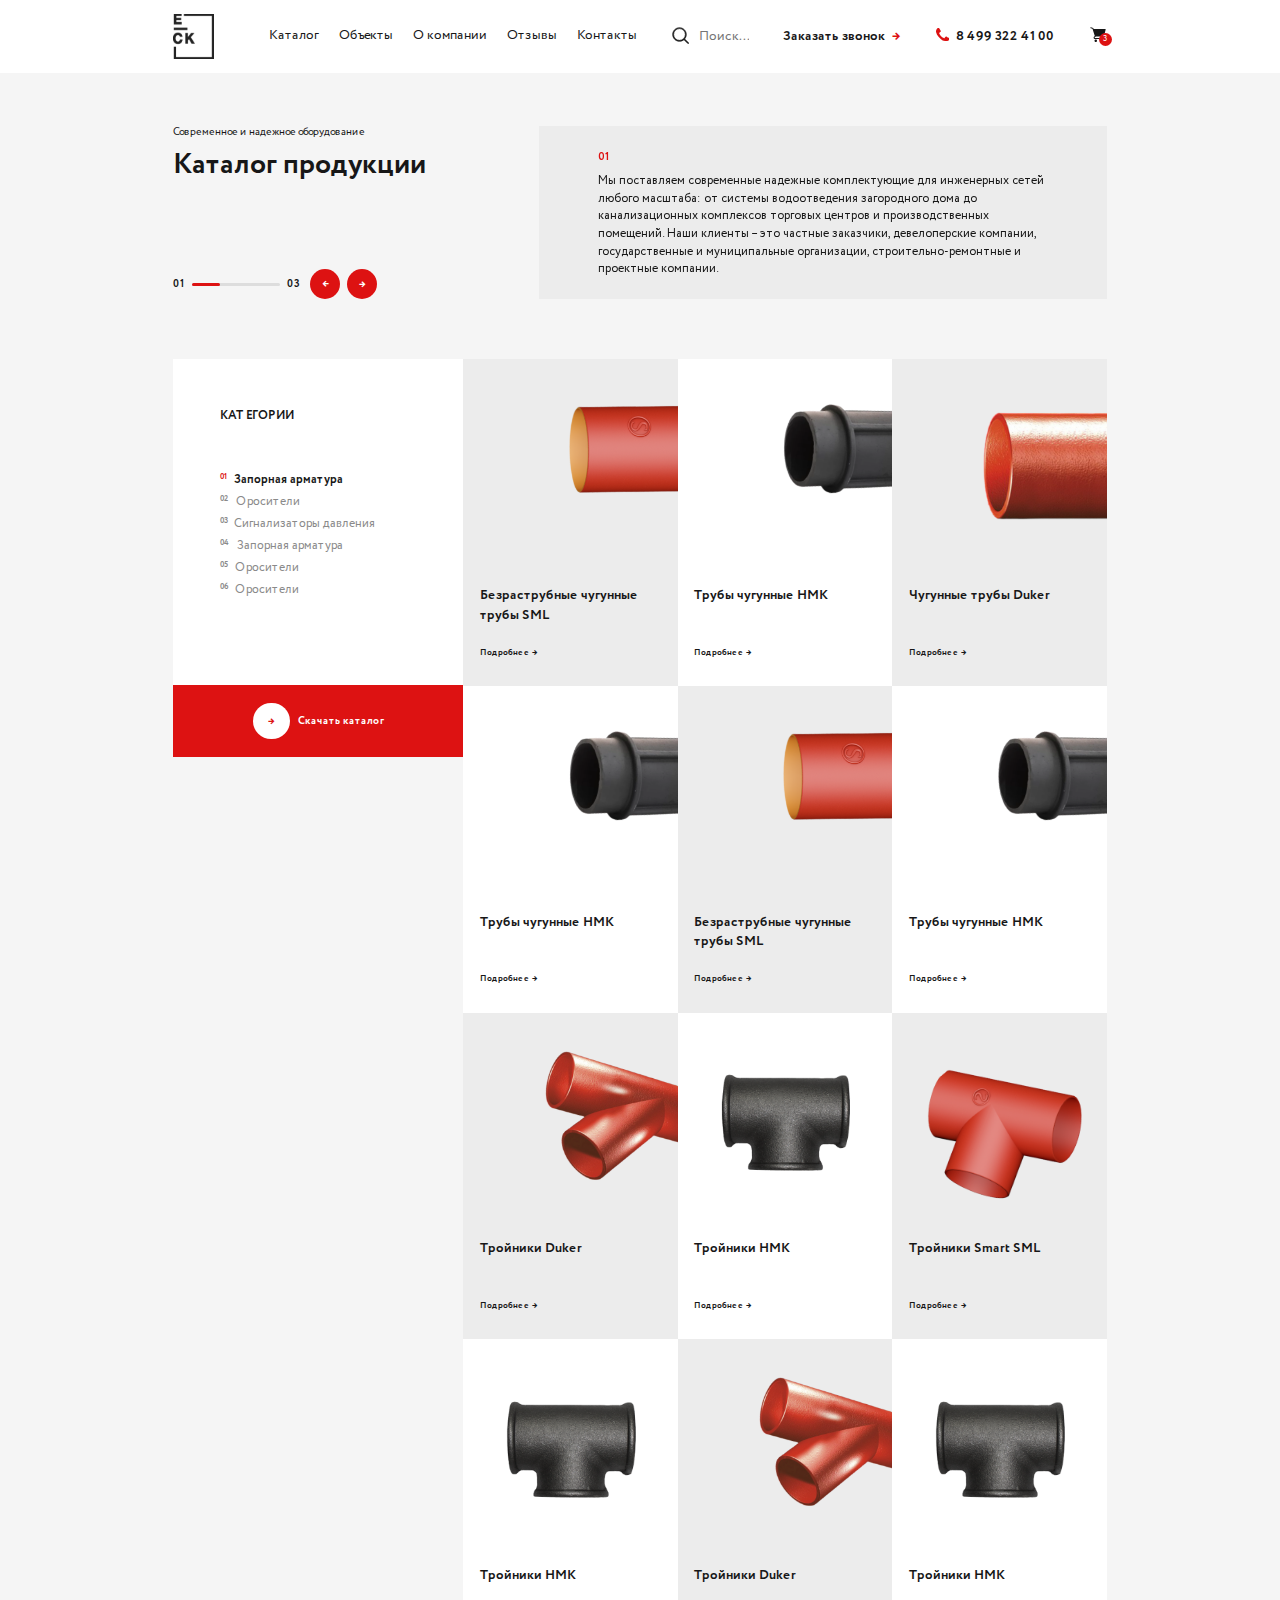
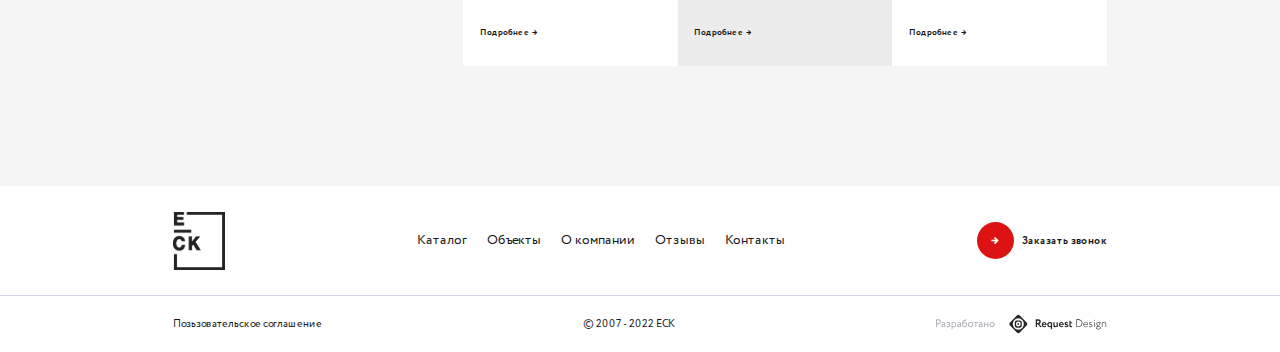
<file: catalog.html>
<!DOCTYPE html>
<html lang="ru">
<head>
    <meta charset="UTF-8">
    <meta name="viewport" content="width=device-width, initial-scale=1.0, shrink-to-fit=no">
    <meta name="description" content="another website">
    <title>Каталог</title>

    <link rel="stylesheet" href="font/stylesheet.css">
    <link rel="stylesheet" href="css/swiper-bundle.min.css">
    <link rel="stylesheet" href="css/style.css">
</head>
<body>


<header class="header">
    <nav class="container header__container">
        <a href="/" class="header__logo">
            <img src="img/logo.svg" alt="">
        </a>
        <ul class="header__menu">
            <li class="header__menu-item">
                <a href="#">Каталог</a>
            </li>
            <li class="header__menu-item">
                <a href="#">Объекты</a>
            </li>
            <li class="header__menu-item">
                <a href="#">О компании</a>
            </li>
            <li class="header__menu-item">
                <a href="#">Отзывы</a>
            </li>
            <li class="header__menu-item">
                <a href="#">Контакты</a>
            </li>
            <div class="header__contacts-mob mobile">
                <button class="header__callback popup-callback">
                    Заказать звонок  <span class="header__callback--red">→</span>
                </button>
                <a href="tel:84993224100" class="header__phone">
                    <svg class="header__phone-icon" viewBox="0 0 20 20" fill="none" xmlns="http://www.w3.org/2000/svg">
                        <path d="M19.9563 15.4963C19.8997 15.3259 19.5398 15.0748 18.8768 14.7437C18.6972 14.6393 18.4413 14.4974 18.1101 14.3175C17.7787 14.1375 17.4778 13.9717 17.2081 13.8202C16.9379 13.6687 16.6847 13.5219 16.4481 13.3801C16.4103 13.3517 16.292 13.2689 16.0931 13.1313C15.8941 12.9941 15.7262 12.8923 15.5886 12.8258C15.4514 12.7598 15.3163 12.7266 15.1838 12.7266C14.9944 12.7266 14.7579 12.8616 14.4739 13.1313C14.1899 13.4014 13.9294 13.6947 13.6928 14.0122C13.4561 14.3296 13.2051 14.6229 12.9403 14.8928C12.675 15.1628 12.457 15.2977 12.2868 15.2977C12.2013 15.2977 12.0947 15.2739 11.967 15.2268C11.8394 15.1795 11.7422 15.139 11.6756 15.1063C11.6095 15.0729 11.4961 15.0068 11.335 14.9071C11.1736 14.8076 11.0839 14.7532 11.065 14.7437C9.76771 14.0238 8.65512 13.1999 7.727 12.2722C6.79919 11.3439 5.9752 10.2314 5.25555 8.93402C5.2461 8.91507 5.19152 8.82507 5.09216 8.66417C4.99266 8.50313 4.92634 8.38964 4.89321 8.32318C4.86007 8.25696 4.81983 8.15984 4.77256 8.03203C4.7253 7.90422 4.70157 7.79775 4.70157 7.71243C4.70157 7.54208 4.83654 7.32417 5.10644 7.05899C5.3763 6.79396 5.66993 6.54292 5.98704 6.30635C6.30441 6.06978 6.59774 5.80928 6.8677 5.5253C7.13755 5.24117 7.27247 5.00455 7.27247 4.8152C7.27247 4.68271 7.23934 4.54763 7.17312 4.41037C7.10685 4.27281 7.00506 4.10495 6.8677 3.90599C6.73028 3.70713 6.64745 3.58887 6.61899 3.55081C6.4771 3.31425 6.33048 3.06096 6.17879 2.79106C6.02709 2.52121 5.86152 2.22041 5.68152 1.88901C5.50167 1.55777 5.35973 1.302 5.25545 1.1221C4.9242 0.459356 4.67331 0.0993537 4.50281 0.0427365C4.43649 0.0143284 4.33699 0 4.20455 0C3.94873 0 3.61499 0.0472639 3.2031 0.14209C2.79106 0.236767 2.46683 0.336071 2.23006 0.4404C1.75658 0.639157 1.25473 1.21677 0.724382 2.17305C0.241444 3.063 0 3.94385 0 4.81495C0 5.07042 0.0165672 5.31898 0.0497017 5.56067C0.0828362 5.80212 0.142041 6.07441 0.227364 6.37749C0.312539 6.68048 0.381246 6.90556 0.433186 7.05212C0.485177 7.19879 0.582242 7.46153 0.724332 7.84044C0.866223 8.21924 0.951547 8.45114 0.979955 8.53636C1.31135 9.46443 1.70434 10.2929 2.15882 11.0221C2.90658 12.2342 3.92703 13.4868 5.21958 14.7794C6.51217 16.072 7.76452 17.0924 8.97666 17.8404C9.70577 18.2949 10.5346 18.6878 11.4625 19.0194C11.5478 19.0477 11.7797 19.1328 12.1583 19.2752C12.5371 19.4172 12.8 19.5143 12.9466 19.5664C13.0933 19.6185 13.3185 19.6873 13.6212 19.7726C13.9246 19.8579 14.1966 19.9171 14.4381 19.9505C14.6797 19.9832 14.9283 20 15.1838 20C16.0549 20 16.9358 19.7585 17.8259 19.2756C18.782 18.7454 19.3595 18.2435 19.5584 17.7696C19.6629 17.5331 19.762 17.2088 19.8567 16.7968C19.9516 16.3849 19.9988 16.0512 19.9988 15.7955C19.9991 15.6625 19.9848 15.5632 19.9563 15.4963Z" />
                    </svg>
                    <span>8 499 322 41 00</span>
                </a>
            </div>
        </ul>
        <form class="header__search">
            <svg class="header__search-icon" viewBox="0 0 26 26" fill="none" xmlns="http://www.w3.org/2000/svg">
                <path d="M24.7924 23.7761L18.9588 17.9437C20.5236 16.145 21.4711 13.7982 21.4711 11.2333C21.4711 5.58714 16.8776 1 11.2355 1C5.58816 1 1 5.59246 1 11.2333C1 16.8741 5.59348 21.4665 11.2355 21.4665C13.8011 21.4665 16.1484 20.5193 17.9474 18.9548L23.7811 24.7871C23.9195 24.9255 24.1058 25 24.2868 25C24.4677 25 24.654 24.9308 24.7924 24.7871C25.0692 24.5104 25.0692 24.0528 24.7924 23.7761ZM2.4318 11.2333C2.4318 6.38004 6.38124 2.43681 11.2302 2.43681C16.0845 2.43681 20.0286 6.38537 20.0286 11.2333C20.0286 16.0812 16.0845 20.035 11.2302 20.035C6.38124 20.035 2.4318 16.0865 2.4318 11.2333Z" />
            </svg>
            <input type="text" placeholder="Поиск..." class="header__search-input">
        </form>
        <svg class="header__search-close" viewBox="0 0 44 44" fill="none" xmlns="http://www.w3.org/2000/svg">
            <path d="M32.8789 10.959L10.9586 32.8793" stroke-width="3" stroke-linecap="square"/><path d="M10.9648 10.959L32.8852 32.8793" stroke-width="3" stroke-linecap="square"/>
        </svg>
        <div class="header__search-output-bg">
            <div class="header__search-output">
                <a href="#" class="header__search-output-item">
                    <div class="header__search-output-img-box">
                        <img src="img/search-image1.png" alt="">
                    </div>
                    <div class="header__search-output-text-block">
                        <div class="header__search-output-name">
                            Чугунная труба Smart SML DN 80 L=3000 мм
                        </div>
                        <div class="header__search-output-catalog-name">
                            Чугунные трубы Smart SML
                        </div>
                    </div>
                    <div class="header__search-output-price">3 678</div>
                </a>
                <a href="#" class="header__search-output-item">
                    <div class="header__search-output-img-box">
                        <img src="img/search-image2.png" alt="">
                    </div>
                    <div class="header__search-output-text-block">
                        <div class="header__search-output-name">
                            ТП-156.150P Решетка чугунная для трапа 150х150
                        </div>
                        <div class="header__search-output-catalog-name">
                            Канализационнеы трапы
                        </div>
                    </div>
                    <div class="header__search-output-price">7 478</div>
                </a>
                <a href="#" class="header__search-output-item">
                    <div class="header__search-output-img-box">
                        <img src="img/search-image3.png" alt="">
                    </div>
                    <div class="header__search-output-text-block">
                        <div class="header__search-output-name">
                            Чугунная труба Smart SML DN 80 L=3000 мм
                        </div>
                        <div class="header__search-output-catalog-name">
                            Каталог: Кровельные вопронки
                        </div>
                    </div>
                    <div class="header__search-output-price">13 678</div>
                </a>
                <a href="#" class="header__search-output-item">
                    <div class="header__search-output-img-box">
                        <img src="img/search-image1.png" alt="">
                    </div>
                    <div class="header__search-output-text-block">
                        <div class="header__search-output-name">
                            Чугунная труба Smart SML DN 80 L=3000 мм
                        </div>
                        <div class="header__search-output-catalog-name">
                            Чугунные трубы Smart SML
                        </div>
                    </div>
                    <div class="header__search-output-price">3 678</div>
                </a>
                <a href="#" class="header__search-output-item">
                    <div class="header__search-output-img-box">
                        <img src="img/search-image2.png" alt="">
                    </div>
                    <div class="header__search-output-text-block">
                        <div class="header__search-output-name">
                            ТП-156.150P Решетка чугунная для трапа 150х150
                        </div>
                        <div class="header__search-output-catalog-name">
                            Канализационнеы трапы
                        </div>
                    </div>
                    <div class="header__search-output-price">7 478</div>
                </a>
                <a href="#" class="header__search-output-item">
                    <div class="header__search-output-img-box">
                        <img src="img/search-image3.png" alt="">
                    </div>
                    <div class="header__search-output-text-block">
                        <div class="header__search-output-name">
                            Чугунная труба Smart SML DN 80 L=3000 мм
                        </div>
                        <div class="header__search-output-catalog-name">
                            Каталог: Кровельные вопронки
                        </div>
                    </div>
                    <div class="header__search-output-price">13 678</div>
                </a>
                <a href="#" class="header__search-output-item">
                    <div class="header__search-output-img-box">
                        <img src="img/search-image1.png" alt="">
                    </div>
                    <div class="header__search-output-text-block">
                        <div class="header__search-output-name">
                            Чугунная труба Smart SML DN 80 L=3000 мм
                        </div>
                        <div class="header__search-output-catalog-name">
                            Чугунные трубы Smart SML
                        </div>
                    </div>
                    <div class="header__search-output-price">3 678</div>
                </a>
                <a href="#" class="header__search-output-item">
                    <div class="header__search-output-img-box">
                        <img src="img/search-image2.png" alt="">
                    </div>
                    <div class="header__search-output-text-block">
                        <div class="header__search-output-name">
                            ТП-156.150P Решетка чугунная для трапа 150х150
                        </div>
                        <div class="header__search-output-catalog-name">
                            Канализационнеы трапы
                        </div>
                    </div>
                    <div class="header__search-output-price">7 478</div>
                </a>
                <a href="#" class="header__search-output-item">
                    <div class="header__search-output-img-box">
                        <img src="img/search-image3.png" alt="">
                    </div>
                    <div class="header__search-output-text-block">
                        <div class="header__search-output-name">
                            Чугунная труба Smart SML DN 80 L=3000 мм
                        </div>
                        <div class="header__search-output-catalog-name">
                            Каталог: Кровельные вопронки
                        </div>
                    </div>
                    <div class="header__search-output-price">13 678</div>
                </a>
            </div>
        </div>
        <button class="header__callback popup-callback desktop">
            Заказать звонок  <span class="header__callback--red">→</span>
        </button>
        <a href="tel:84993224100" class="header__phone">
            <svg class="header__phone-icon" viewBox="0 0 20 20" fill="none" xmlns="http://www.w3.org/2000/svg">
                <path d="M19.9563 15.4963C19.8997 15.3259 19.5398 15.0748 18.8768 14.7437C18.6972 14.6393 18.4413 14.4974 18.1101 14.3175C17.7787 14.1375 17.4778 13.9717 17.2081 13.8202C16.9379 13.6687 16.6847 13.5219 16.4481 13.3801C16.4103 13.3517 16.292 13.2689 16.0931 13.1313C15.8941 12.9941 15.7262 12.8923 15.5886 12.8258C15.4514 12.7598 15.3163 12.7266 15.1838 12.7266C14.9944 12.7266 14.7579 12.8616 14.4739 13.1313C14.1899 13.4014 13.9294 13.6947 13.6928 14.0122C13.4561 14.3296 13.2051 14.6229 12.9403 14.8928C12.675 15.1628 12.457 15.2977 12.2868 15.2977C12.2013 15.2977 12.0947 15.2739 11.967 15.2268C11.8394 15.1795 11.7422 15.139 11.6756 15.1063C11.6095 15.0729 11.4961 15.0068 11.335 14.9071C11.1736 14.8076 11.0839 14.7532 11.065 14.7437C9.76771 14.0238 8.65512 13.1999 7.727 12.2722C6.79919 11.3439 5.9752 10.2314 5.25555 8.93402C5.2461 8.91507 5.19152 8.82507 5.09216 8.66417C4.99266 8.50313 4.92634 8.38964 4.89321 8.32318C4.86007 8.25696 4.81983 8.15984 4.77256 8.03203C4.7253 7.90422 4.70157 7.79775 4.70157 7.71243C4.70157 7.54208 4.83654 7.32417 5.10644 7.05899C5.3763 6.79396 5.66993 6.54292 5.98704 6.30635C6.30441 6.06978 6.59774 5.80928 6.8677 5.5253C7.13755 5.24117 7.27247 5.00455 7.27247 4.8152C7.27247 4.68271 7.23934 4.54763 7.17312 4.41037C7.10685 4.27281 7.00506 4.10495 6.8677 3.90599C6.73028 3.70713 6.64745 3.58887 6.61899 3.55081C6.4771 3.31425 6.33048 3.06096 6.17879 2.79106C6.02709 2.52121 5.86152 2.22041 5.68152 1.88901C5.50167 1.55777 5.35973 1.302 5.25545 1.1221C4.9242 0.459356 4.67331 0.0993537 4.50281 0.0427365C4.43649 0.0143284 4.33699 0 4.20455 0C3.94873 0 3.61499 0.0472639 3.2031 0.14209C2.79106 0.236767 2.46683 0.336071 2.23006 0.4404C1.75658 0.639157 1.25473 1.21677 0.724382 2.17305C0.241444 3.063 0 3.94385 0 4.81495C0 5.07042 0.0165672 5.31898 0.0497017 5.56067C0.0828362 5.80212 0.142041 6.07441 0.227364 6.37749C0.312539 6.68048 0.381246 6.90556 0.433186 7.05212C0.485177 7.19879 0.582242 7.46153 0.724332 7.84044C0.866223 8.21924 0.951547 8.45114 0.979955 8.53636C1.31135 9.46443 1.70434 10.2929 2.15882 11.0221C2.90658 12.2342 3.92703 13.4868 5.21958 14.7794C6.51217 16.072 7.76452 17.0924 8.97666 17.8404C9.70577 18.2949 10.5346 18.6878 11.4625 19.0194C11.5478 19.0477 11.7797 19.1328 12.1583 19.2752C12.5371 19.4172 12.8 19.5143 12.9466 19.5664C13.0933 19.6185 13.3185 19.6873 13.6212 19.7726C13.9246 19.8579 14.1966 19.9171 14.4381 19.9505C14.6797 19.9832 14.9283 20 15.1838 20C16.0549 20 16.9358 19.7585 17.8259 19.2756C18.782 18.7454 19.3595 18.2435 19.5584 17.7696C19.6629 17.5331 19.762 17.2088 19.8567 16.7968C19.9516 16.3849 19.9988 16.0512 19.9988 15.7955C19.9991 15.6625 19.9848 15.5632 19.9563 15.4963Z" />
            </svg>
            <span class="desktop">8 499 322 41 00</span>
        </a>
        <a href="#" class="header__cart">
            <svg class="header__cart-icon" viewBox="0 0 27 27" fill="none" xmlns="http://www.w3.org/2000/svg">
                <path d="M10.125 24C11.1605 24 12 23.1605 12 22.125C12 21.0895 11.1605 20.25 10.125 20.25C9.08947 20.25 8.25 21.0895 8.25 22.125C8.25 23.1605 9.08947 24 10.125 24Z" /><path d="M19.875 24C20.9105 24 21.75 23.1605 21.75 22.125C21.75 21.0895 20.9105 20.25 19.875 20.25C18.8395 20.25 18 21.0895 18 22.125C18 23.1605 18.8395 24 19.875 24Z" /><path d="M24.8249 4.79264C24.755 4.70188 24.6653 4.62833 24.5626 4.57763C24.4599 4.52692 24.3469 4.50042 24.2324 4.50014H6.90737L6.56987 3.42764C6.53279 3.31249 6.46841 3.20801 6.38222 3.12312C6.29603 3.03823 6.19058 2.97545 6.07487 2.94014L2.99987 1.99514C2.90532 1.96609 2.80597 1.95594 2.7075 1.96528C2.60902 1.97462 2.51335 2.00326 2.42595 2.04958C2.24943 2.14311 2.1173 2.30294 2.05862 2.49389C1.99994 2.68485 2.01952 2.89129 2.11305 3.06781C2.20659 3.24433 2.36641 3.37646 2.55737 3.43514L5.24987 4.26014L8.68487 15.1126L7.46237 16.1176L7.36487 16.2151C7.06254 16.5652 6.89126 17.0095 6.88031 17.4719C6.86937 17.9343 7.01944 18.3862 7.30487 18.7501C7.50929 18.9987 7.76905 19.196 8.06337 19.3263C8.3577 19.4565 8.67841 19.516 8.99987 19.5001H21.5174C21.7163 19.5001 21.907 19.4211 22.0477 19.2805C22.1883 19.1398 22.2674 18.9491 22.2674 18.7501C22.2674 18.5512 22.1883 18.3605 22.0477 18.2198C21.907 18.0792 21.7163 18.0001 21.5174 18.0001H8.87987C8.7935 17.9972 8.70936 17.972 8.63556 17.9271C8.56177 17.8821 8.50081 17.8189 8.45859 17.7435C8.41637 17.6681 8.3943 17.583 8.39453 17.4966C8.39475 17.4102 8.41725 17.3253 8.45987 17.2501L10.2674 15.7501H21.8399C22.0112 15.7551 22.1791 15.7013 22.3155 15.5976C22.452 15.4939 22.5488 15.3465 22.5899 15.1801L24.9899 5.43014C25.0127 5.31833 25.0097 5.20279 24.9811 5.09231C24.9525 4.98184 24.8991 4.87935 24.8249 4.79264Z" />
            </svg>
            <span class="header__cart-number">3</span>
        </a>
        <div class="header__burger mobile">
            <div></div>
        </div>
    </nav>
</header>

<main>
    <section class="catalog-title">
        <div class="container catalog-title__container">
            <div class="catalog-title__title-block">
                <div class="catalog-title__sub-title">Современное и надежное оборудование</div>
                <div class="catalog-title__title">Каталог продукции</div>
            </div>
            <div class="catalog-title__content swiper">
                <div class="swiper-wrapper">
                    <div class="catalog-title__item swiper-slide">
                        <div class="catalog-title__number">01</div>
                        <p class="catalog-title__text">
                            Мы поставляем современные надежные комплектующие для инженерных сетей любого масштаба: от системы водоотведения загородного дома до канализационных комплексов торговых центров и производственных помещений. Наши клиенты – это частные заказчики, девелоперские компании, государственные и муниципальные организации, строительно-ремонтные и проектные компании.
                        </p>
                    </div>
                    <div class="catalog-title__item swiper-slide">
                        <div class="catalog-title__number">02</div>
                        <p class="catalog-title__text">
                            Мы поставляем современные надежные комплектующие для инженерных сетей любого масштаба: от системы водоотведения загородного дома до канализационных комплексов торговых центров и производственных помещений. Наши клиенты – это частные заказчики, девелоперские компании, государственные и муниципальные организации, строительно-ремонтные и проектные компании.
                        </p>
                    </div>
                    <div class="catalog-title__item swiper-slide">
                        <div class="catalog-title__number">03</div>
                        <p class="catalog-title__text">
                            Мы поставляем современные надежные комплектующие для инженерных сетей любого масштаба: от системы водоотведения загородного дома до канализационных комплексов торговых центров и производственных помещений. Наши клиенты – это частные заказчики, девелоперские компании, государственные и муниципальные организации, строительно-ремонтные и проектные компании.
                        </p>
                    </div>
                </div>
            </div>
            <div class="catalog-title__nav-block">
                <div class="catalog-title__pagination"></div>
                <div class="catalog-title__arrow catalog-title__arrow--left">→</div>
                <div class="catalog-title__arrow catalog-title__arrow--right">→</div>
            </div>
        </div>
    </section>
    <section class="catalog">
        <div class="container catalog__container">
            <nav class="catalog__category">
                <div class="catalog__category-block">
                    <div class="catalog__category-title">
                        <span>Категории</span>
                        <svg class="mobile" viewBox="0 0 24 24" fill="none" xmlns="http://www.w3.org/2000/svg">
                            <path d="M6 9L12 15L18 9" stroke-width="2" stroke-linecap="round" stroke-linejoin="round"/>
                        </svg>
                    </div>
                    <ul class="catalog__category-list">
                        <li class="catalog__category-item catalog__category-item--active">
                            <a href="#">
                                <span class="catalog__category-item-number">01</span>
                                <span class="catalog__category-item-name">Запорная арматура</span>
                            </a>
                        </li>
                        <li class="catalog__category-item">
                            <a href="#">
                                <span class="catalog__category-item-number">02</span>
                                <span class="catalog__category-item-name">Оросители</span>
                            </a>
                        </li>
                        <li class="catalog__category-item">
                            <a href="#">
                                <span class="catalog__category-item-number">03</span>
                                <span class="catalog__category-item-name">Сигнализаторы давления</span>
                            </a>
                        </li>
                        <li class="catalog__category-item">
                            <a href="#">
                                <span class="catalog__category-item-number">04</span>
                                <span class="catalog__category-item-name">Запорная арматура</span>
                            </a>
                        </li>
                        <li class="catalog__category-item">
                            <a href="#">
                                <span class="catalog__category-item-number">05</span>
                                <span class="catalog__category-item-name">Оросители</span>
                            </a>
                        </li>
                        <li class="catalog__category-item">
                            <a href="#">
                                <span class="catalog__category-item-number">06</span>
                                <span class="catalog__category-item-name">Оросители</span>
                            </a>
                        </li>
                    </ul>
                </div>
                <a href="#" class="catalog__download">
                    <div class="catalog__download-btn red-btn red-btn--white">
                        <div class="red-btn__icon">→</div>
                        <span>Скачать каталог</span>
                    </div>
                </a>
            </nav>
            <div class="catalog__cards">
                <div class="catalog__item">
                    <div class="catalog__item-img-box">
                        <img src="img/catalog-image1.png" alt="">
                    </div>
                    <div class="catalog__item-text-block">
                        <div class="catalog__item-name">Безраструбные чугунные трубы SML</div>
                        <a href="#" class="catalog__link">Подробнее →</a>
                    </div>
                </div>
                <div class="catalog__item">
                    <div class="catalog__item-img-box">
                        <img src="img/catalog-image2.png" alt="">
                    </div>
                    <div class="catalog__item-text-block">
                        <div class="catalog__item-name">Трубы чугунные НМК</div>
                        <a href="#" class="catalog__link">Подробнее →</a>
                    </div>
                </div>
                <div class="catalog__item">
                    <div class="catalog__item-img-box">
                        <img src="img/catalog-image3.png" alt="">
                    </div>
                    <div class="catalog__item-text-block">
                        <div class="catalog__item-name">Чугунные трубы Duker</div>
                        <a href="#" class="catalog__link">Подробнее →</a>
                    </div>
                </div>
                <div class="catalog__item">
                    <div class="catalog__item-img-box">
                        <img src="img/catalog-image2.png" alt="">
                    </div>
                    <div class="catalog__item-text-block">
                        <div class="catalog__item-name">Трубы чугунные НМК</div>
                        <a href="#" class="catalog__link">Подробнее →</a>
                    </div>
                </div>
                <div class="catalog__item">
                    <div class="catalog__item-img-box">
                        <img src="img/catalog-image1.png" alt="">
                    </div>
                    <div class="catalog__item-text-block">
                        <div class="catalog__item-name">Безраструбные чугунные трубы SML</div>
                        <a href="#" class="catalog__link">Подробнее →</a>
                    </div>
                </div>
                <div class="catalog__item">
                    <div class="catalog__item-img-box">
                        <img src="img/catalog-image2.png" alt="">
                    </div>
                    <div class="catalog__item-text-block">
                        <div class="catalog__item-name">Трубы чугунные НМК</div>
                        <a href="#" class="catalog__link">Подробнее →</a>
                    </div>
                </div>
                <div class="catalog__item">
                    <div class="catalog__item-img-box">
                        <img src="img/catalog-image4.png" alt="">
                    </div>
                    <div class="catalog__item-text-block">
                        <div class="catalog__item-name">Тройники Duker</div>
                        <a href="#" class="catalog__link">Подробнее →</a>
                    </div>
                </div>
                <div class="catalog__item">
                    <div class="catalog__item-img-box">
                        <img src="img/catalog-image5.png" alt="">
                    </div>
                    <div class="catalog__item-text-block">
                        <div class="catalog__item-name">Тройники НМК</div>
                        <a href="#" class="catalog__link">Подробнее →</a>
                    </div>
                </div>
                <div class="catalog__item">
                    <div class="catalog__item-img-box">
                        <img src="img/catalog-image6.png" alt="">
                    </div>
                    <div class="catalog__item-text-block">
                        <div class="catalog__item-name">Тройники Smart SML</div>
                        <a href="#" class="catalog__link">Подробнее →</a>
                    </div>
                </div>
                <div class="catalog__item">
                    <div class="catalog__item-img-box">
                        <img src="img/catalog-image5.png" alt="">
                    </div>
                    <div class="catalog__item-text-block">
                        <div class="catalog__item-name">Тройники НМК</div>
                        <a href="#" class="catalog__link">Подробнее →</a>
                    </div>
                </div>
                <div class="catalog__item">
                    <div class="catalog__item-img-box">
                        <img src="img/catalog-image4.png" alt="">
                    </div>
                    <div class="catalog__item-text-block">
                        <div class="catalog__item-name">Тройники Duker</div>
                        <a href="#" class="catalog__link">Подробнее →</a>
                    </div>
                </div>
                <div class="catalog__item">
                    <div class="catalog__item-img-box">
                        <img src="img/catalog-image5.png" alt="">
                    </div>
                    <div class="catalog__item-text-block">
                        <div class="catalog__item-name">Тройники НМК</div>
                        <a href="#" class="catalog__link">Подробнее →</a>
                    </div>
                </div>
            </div>
            <div class="pagination mobile">
                <div href="#" class="pagination__number pagination__number--active">1</div>
                <a href="#" class="pagination__number">2</a>
                <a href="#" class="pagination__number">3</a>
                <div class="pagination__number">...</div>
                <a href="#" class="pagination__arrow">
                    <svg viewBox="0 0 16 16" fill="none" xmlns="http://www.w3.org/2000/svg">
                        <path d="M1 7C0.447715 7 0 7.44772 0 8C0 8.55228 0.447715 9 1 9V7ZM15.7071 8.70711C16.0976 8.31658 16.0976 7.68342 15.7071 7.29289L9.34315 0.928932C8.95262 0.538408 8.31946 0.538408 7.92893 0.928932C7.53841 1.31946 7.53841 1.95262 7.92893 2.34315L13.5858 8L7.92893 13.6569C7.53841 14.0474 7.53841 14.6805 7.92893 15.0711C8.31946 15.4616 8.95262 15.4616 9.34315 15.0711L15.7071 8.70711ZM1 9H15V7H1V9Z" />
                    </svg>
                </a>
            </div>
        </div>
    </section>
</main>

<footer class="footer">
    <div class="footer__content">
        <nav class="container footer__container">
            <a href="/" class="footer__logo">
                <img src="img/logo.svg" alt="">
            </a>
            <ul class="footer__menu">
                <li class="footer__menu-item">
                    <a href="#">Каталог</a>
                </li>
                <li class="footer__menu-item">
                    <a href="#">Объекты</a>
                </li>
                <li class="footer__menu-item">
                    <a href="#">О компании</a>
                </li>
                <li class="footer__menu-item">
                    <a href="#">Отзывы</a>
                </li>
                <li class="footer__menu-item">
                    <a href="#">Контакты</a>
                </li>
            </ul>
            <button type="button" class="footer__btn popup-callback">
                <div class="footer__btn-icon">→</div>
                <span>Заказать звонок</span>
            </button>
        </nav>
    </div>
    <div class="footer__content">
        <div class="container footer__container">
            <a href="#" class="footer__link">Позьзовательское соглашение</a>
            <div class="footer__copyright">© 2007 - 2022 ECK</div>
            <a href="#" class="footer__req-logo">
                <img src="img/req-logo.svg" alt="" class="desktop">
                <img src="img/req-logo-mob.svg" alt="" class="mobile">
            </a>
        </div>
    </div>
</footer>

<div class="modal-callback">
    <div class="modal-callback__bg"></div>
    <div class="modal-callback__content modal-callback__content--first">
        <div class="modal-callback__close"></div>
        <div class="modal-callback__title">Заказать звонок</div>
        <div class="modal-callback__description">Отправьте нам свой номер телефона и мы Вам перезвоним!</div>
        <form onsubmit="return false" class="modal-callback__form">
            <label class="modal-callback__label">
                <input type="tel" class="modal-callback__input mask-phone" placeholder="+7 ( ___ ) ___ - __ - __" required>
            </label>
            <button type="submit" class="modal-callback__btn red-btn">
                <div class="red-btn__icon">→</div>
                <span>Связаться со мной</span>
            </button>
        </form>
    </div>
    <div class="modal-callback__content modal-callback__content--second">
        <div class="modal-callback__close"></div>
        <div class="modal-callback__check-icon">
            <svg viewBox="0 0 33 24" fill="none" xmlns="http://www.w3.org/2000/svg">
                <path d="M30 3L11.4375 22L3 13.3636" stroke-width="4" stroke-linecap="square" stroke-linejoin="round"/>
            </svg>
        </div>
        <div class="modal-callback__title">Ваша заявка принята!</div>
        <div class="modal-callback__description">Наши специалисты свяжуться с вами в ближайшее время</div>
    </div>
</div>


<script src="js/jquery-3.6.0.min.js"></script>
<script src="js/swiper-bundle.min.js"></script>
<script src="js/jquery.maskedinput.min.js"></script>
<script src="js/swiper.js"></script>
<script src="js/main.js"></script>
</body>
</html>
</file>
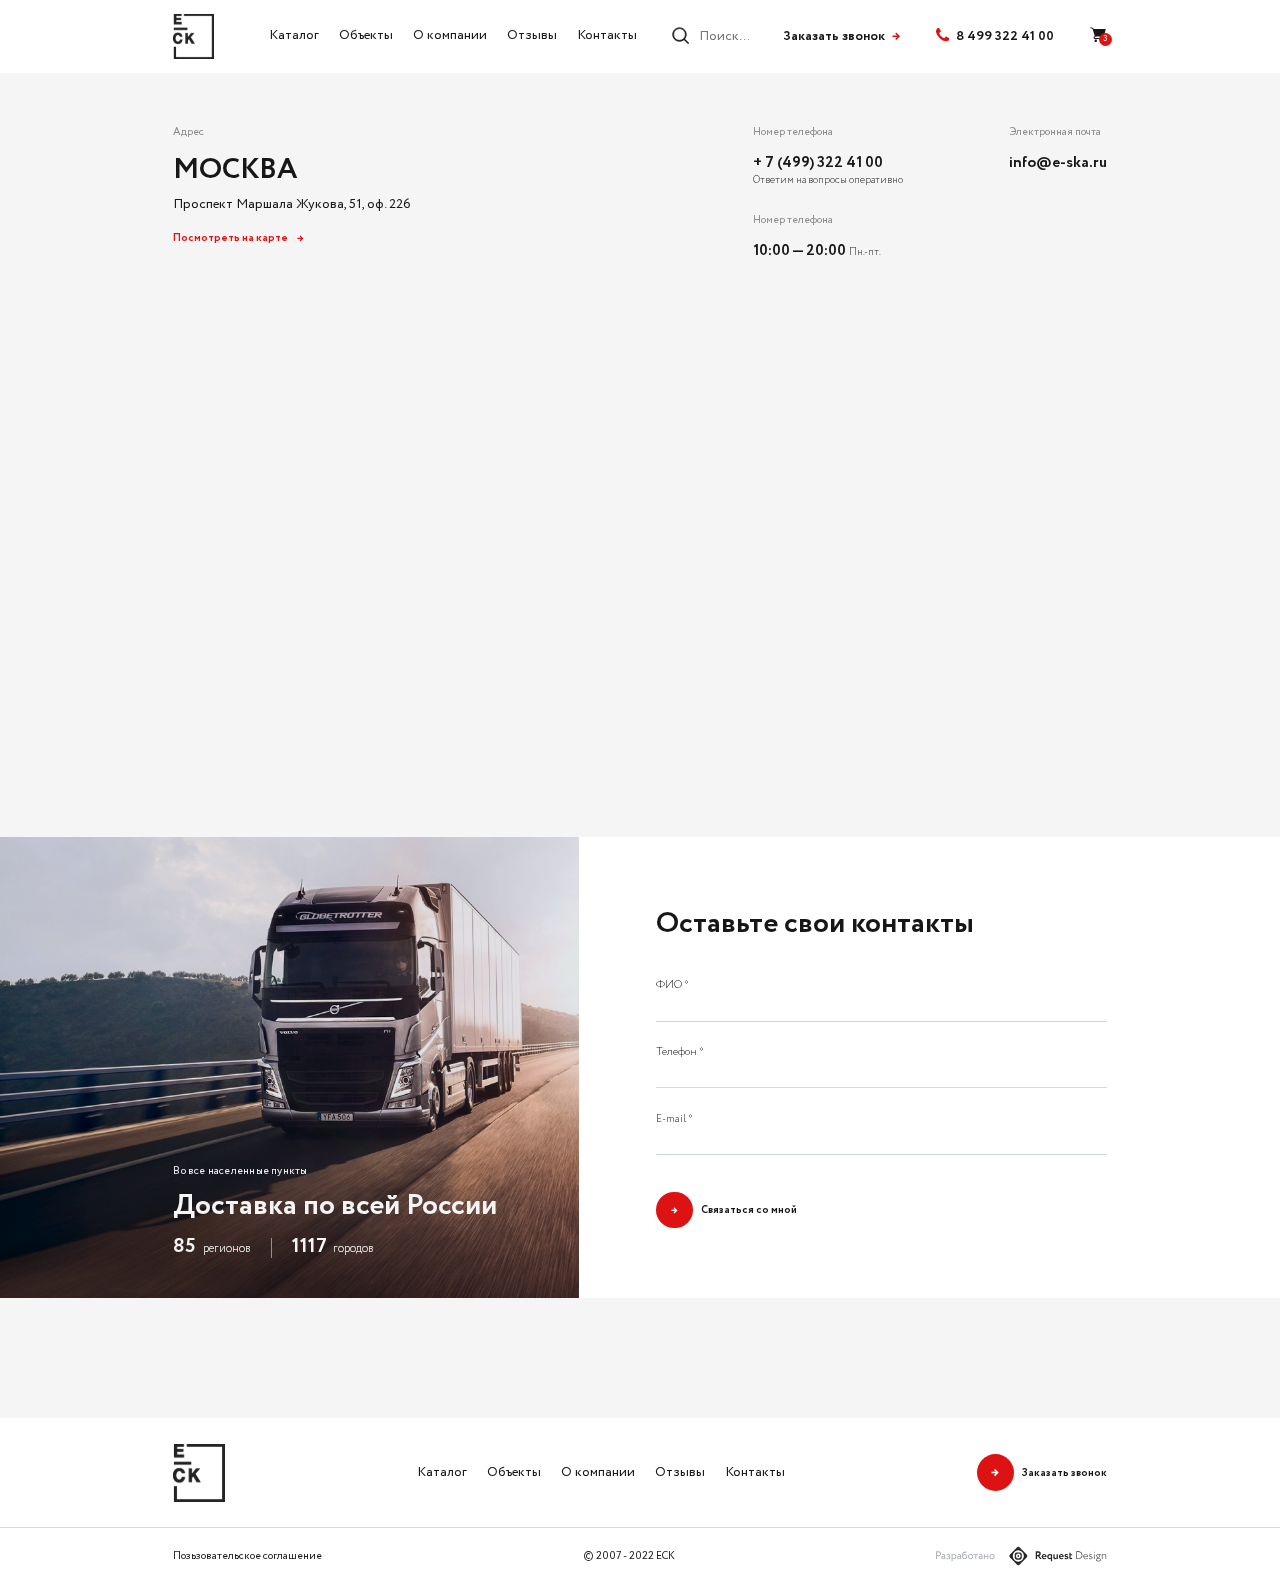
<file: contacts.html>
<!DOCTYPE html>
<html lang="ru">
<head>
    <meta charset="UTF-8">
    <meta name="viewport" content="width=device-width, initial-scale=1.0, shrink-to-fit=no">
    <meta name="description" content="another website">
    <title>Контакты</title>

    <link rel="stylesheet" href="font/stylesheet.css">
    <link rel="stylesheet" href="css/swiper-bundle.min.css">
    <link rel="stylesheet" href="css/style.css">
</head>
<body>


<header class="header">
    <nav class="container header__container">
        <a href="/" class="header__logo">
            <img src="img/logo.svg" alt="">
        </a>
        <ul class="header__menu">
            <li class="header__menu-item">
                <a href="#">Каталог</a>
            </li>
            <li class="header__menu-item">
                <a href="#">Объекты</a>
            </li>
            <li class="header__menu-item">
                <a href="#">О компании</a>
            </li>
            <li class="header__menu-item">
                <a href="#">Отзывы</a>
            </li>
            <li class="header__menu-item">
                <a href="#">Контакты</a>
            </li>
            <div class="header__contacts-mob mobile">
                <button class="header__callback popup-callback">
                    Заказать звонок  <span class="header__callback--red">→</span>
                </button>
                <a href="tel:84993224100" class="header__phone">
                    <svg class="header__phone-icon" viewBox="0 0 20 20" fill="none" xmlns="http://www.w3.org/2000/svg">
                        <path d="M19.9563 15.4963C19.8997 15.3259 19.5398 15.0748 18.8768 14.7437C18.6972 14.6393 18.4413 14.4974 18.1101 14.3175C17.7787 14.1375 17.4778 13.9717 17.2081 13.8202C16.9379 13.6687 16.6847 13.5219 16.4481 13.3801C16.4103 13.3517 16.292 13.2689 16.0931 13.1313C15.8941 12.9941 15.7262 12.8923 15.5886 12.8258C15.4514 12.7598 15.3163 12.7266 15.1838 12.7266C14.9944 12.7266 14.7579 12.8616 14.4739 13.1313C14.1899 13.4014 13.9294 13.6947 13.6928 14.0122C13.4561 14.3296 13.2051 14.6229 12.9403 14.8928C12.675 15.1628 12.457 15.2977 12.2868 15.2977C12.2013 15.2977 12.0947 15.2739 11.967 15.2268C11.8394 15.1795 11.7422 15.139 11.6756 15.1063C11.6095 15.0729 11.4961 15.0068 11.335 14.9071C11.1736 14.8076 11.0839 14.7532 11.065 14.7437C9.76771 14.0238 8.65512 13.1999 7.727 12.2722C6.79919 11.3439 5.9752 10.2314 5.25555 8.93402C5.2461 8.91507 5.19152 8.82507 5.09216 8.66417C4.99266 8.50313 4.92634 8.38964 4.89321 8.32318C4.86007 8.25696 4.81983 8.15984 4.77256 8.03203C4.7253 7.90422 4.70157 7.79775 4.70157 7.71243C4.70157 7.54208 4.83654 7.32417 5.10644 7.05899C5.3763 6.79396 5.66993 6.54292 5.98704 6.30635C6.30441 6.06978 6.59774 5.80928 6.8677 5.5253C7.13755 5.24117 7.27247 5.00455 7.27247 4.8152C7.27247 4.68271 7.23934 4.54763 7.17312 4.41037C7.10685 4.27281 7.00506 4.10495 6.8677 3.90599C6.73028 3.70713 6.64745 3.58887 6.61899 3.55081C6.4771 3.31425 6.33048 3.06096 6.17879 2.79106C6.02709 2.52121 5.86152 2.22041 5.68152 1.88901C5.50167 1.55777 5.35973 1.302 5.25545 1.1221C4.9242 0.459356 4.67331 0.0993537 4.50281 0.0427365C4.43649 0.0143284 4.33699 0 4.20455 0C3.94873 0 3.61499 0.0472639 3.2031 0.14209C2.79106 0.236767 2.46683 0.336071 2.23006 0.4404C1.75658 0.639157 1.25473 1.21677 0.724382 2.17305C0.241444 3.063 0 3.94385 0 4.81495C0 5.07042 0.0165672 5.31898 0.0497017 5.56067C0.0828362 5.80212 0.142041 6.07441 0.227364 6.37749C0.312539 6.68048 0.381246 6.90556 0.433186 7.05212C0.485177 7.19879 0.582242 7.46153 0.724332 7.84044C0.866223 8.21924 0.951547 8.45114 0.979955 8.53636C1.31135 9.46443 1.70434 10.2929 2.15882 11.0221C2.90658 12.2342 3.92703 13.4868 5.21958 14.7794C6.51217 16.072 7.76452 17.0924 8.97666 17.8404C9.70577 18.2949 10.5346 18.6878 11.4625 19.0194C11.5478 19.0477 11.7797 19.1328 12.1583 19.2752C12.5371 19.4172 12.8 19.5143 12.9466 19.5664C13.0933 19.6185 13.3185 19.6873 13.6212 19.7726C13.9246 19.8579 14.1966 19.9171 14.4381 19.9505C14.6797 19.9832 14.9283 20 15.1838 20C16.0549 20 16.9358 19.7585 17.8259 19.2756C18.782 18.7454 19.3595 18.2435 19.5584 17.7696C19.6629 17.5331 19.762 17.2088 19.8567 16.7968C19.9516 16.3849 19.9988 16.0512 19.9988 15.7955C19.9991 15.6625 19.9848 15.5632 19.9563 15.4963Z" />
                    </svg>
                    <span>8 499 322 41 00</span>
                </a>
            </div>
        </ul>
        <form class="header__search">
            <svg class="header__search-icon" viewBox="0 0 26 26" fill="none" xmlns="http://www.w3.org/2000/svg">
                <path d="M24.7924 23.7761L18.9588 17.9437C20.5236 16.145 21.4711 13.7982 21.4711 11.2333C21.4711 5.58714 16.8776 1 11.2355 1C5.58816 1 1 5.59246 1 11.2333C1 16.8741 5.59348 21.4665 11.2355 21.4665C13.8011 21.4665 16.1484 20.5193 17.9474 18.9548L23.7811 24.7871C23.9195 24.9255 24.1058 25 24.2868 25C24.4677 25 24.654 24.9308 24.7924 24.7871C25.0692 24.5104 25.0692 24.0528 24.7924 23.7761ZM2.4318 11.2333C2.4318 6.38004 6.38124 2.43681 11.2302 2.43681C16.0845 2.43681 20.0286 6.38537 20.0286 11.2333C20.0286 16.0812 16.0845 20.035 11.2302 20.035C6.38124 20.035 2.4318 16.0865 2.4318 11.2333Z" />
            </svg>
            <input type="text" placeholder="Поиск..." class="header__search-input">
        </form>
        <svg class="header__search-close" viewBox="0 0 44 44" fill="none" xmlns="http://www.w3.org/2000/svg">
            <path d="M32.8789 10.959L10.9586 32.8793" stroke-width="3" stroke-linecap="square"/><path d="M10.9648 10.959L32.8852 32.8793" stroke-width="3" stroke-linecap="square"/>
        </svg>
        <div class="header__search-output-bg">
            <div class="header__search-output">
                <a href="#" class="header__search-output-item">
                    <div class="header__search-output-img-box">
                        <img src="img/search-image1.png" alt="">
                    </div>
                    <div class="header__search-output-text-block">
                        <div class="header__search-output-name">
                            Чугунная труба Smart SML DN 80 L=3000 мм
                        </div>
                        <div class="header__search-output-catalog-name">
                            Чугунные трубы Smart SML
                        </div>
                    </div>
                    <div class="header__search-output-price">3 678</div>
                </a>
                <a href="#" class="header__search-output-item">
                    <div class="header__search-output-img-box">
                        <img src="img/search-image2.png" alt="">
                    </div>
                    <div class="header__search-output-text-block">
                        <div class="header__search-output-name">
                            ТП-156.150P Решетка чугунная для трапа 150х150
                        </div>
                        <div class="header__search-output-catalog-name">
                            Канализационнеы трапы
                        </div>
                    </div>
                    <div class="header__search-output-price">7 478</div>
                </a>
                <a href="#" class="header__search-output-item">
                    <div class="header__search-output-img-box">
                        <img src="img/search-image3.png" alt="">
                    </div>
                    <div class="header__search-output-text-block">
                        <div class="header__search-output-name">
                            Чугунная труба Smart SML DN 80 L=3000 мм
                        </div>
                        <div class="header__search-output-catalog-name">
                            Каталог: Кровельные вопронки
                        </div>
                    </div>
                    <div class="header__search-output-price">13 678</div>
                </a>
                <a href="#" class="header__search-output-item">
                    <div class="header__search-output-img-box">
                        <img src="img/search-image1.png" alt="">
                    </div>
                    <div class="header__search-output-text-block">
                        <div class="header__search-output-name">
                            Чугунная труба Smart SML DN 80 L=3000 мм
                        </div>
                        <div class="header__search-output-catalog-name">
                            Чугунные трубы Smart SML
                        </div>
                    </div>
                    <div class="header__search-output-price">3 678</div>
                </a>
                <a href="#" class="header__search-output-item">
                    <div class="header__search-output-img-box">
                        <img src="img/search-image2.png" alt="">
                    </div>
                    <div class="header__search-output-text-block">
                        <div class="header__search-output-name">
                            ТП-156.150P Решетка чугунная для трапа 150х150
                        </div>
                        <div class="header__search-output-catalog-name">
                            Канализационнеы трапы
                        </div>
                    </div>
                    <div class="header__search-output-price">7 478</div>
                </a>
                <a href="#" class="header__search-output-item">
                    <div class="header__search-output-img-box">
                        <img src="img/search-image3.png" alt="">
                    </div>
                    <div class="header__search-output-text-block">
                        <div class="header__search-output-name">
                            Чугунная труба Smart SML DN 80 L=3000 мм
                        </div>
                        <div class="header__search-output-catalog-name">
                            Каталог: Кровельные вопронки
                        </div>
                    </div>
                    <div class="header__search-output-price">13 678</div>
                </a>
                <a href="#" class="header__search-output-item">
                    <div class="header__search-output-img-box">
                        <img src="img/search-image1.png" alt="">
                    </div>
                    <div class="header__search-output-text-block">
                        <div class="header__search-output-name">
                            Чугунная труба Smart SML DN 80 L=3000 мм
                        </div>
                        <div class="header__search-output-catalog-name">
                            Чугунные трубы Smart SML
                        </div>
                    </div>
                    <div class="header__search-output-price">3 678</div>
                </a>
                <a href="#" class="header__search-output-item">
                    <div class="header__search-output-img-box">
                        <img src="img/search-image2.png" alt="">
                    </div>
                    <div class="header__search-output-text-block">
                        <div class="header__search-output-name">
                            ТП-156.150P Решетка чугунная для трапа 150х150
                        </div>
                        <div class="header__search-output-catalog-name">
                            Канализационнеы трапы
                        </div>
                    </div>
                    <div class="header__search-output-price">7 478</div>
                </a>
                <a href="#" class="header__search-output-item">
                    <div class="header__search-output-img-box">
                        <img src="img/search-image3.png" alt="">
                    </div>
                    <div class="header__search-output-text-block">
                        <div class="header__search-output-name">
                            Чугунная труба Smart SML DN 80 L=3000 мм
                        </div>
                        <div class="header__search-output-catalog-name">
                            Каталог: Кровельные вопронки
                        </div>
                    </div>
                    <div class="header__search-output-price">13 678</div>
                </a>
            </div>
        </div>
        <button class="header__callback popup-callback desktop">
            Заказать звонок  <span class="header__callback--red">→</span>
        </button>
        <a href="tel:84993224100" class="header__phone">
            <svg class="header__phone-icon" viewBox="0 0 20 20" fill="none" xmlns="http://www.w3.org/2000/svg">
                <path d="M19.9563 15.4963C19.8997 15.3259 19.5398 15.0748 18.8768 14.7437C18.6972 14.6393 18.4413 14.4974 18.1101 14.3175C17.7787 14.1375 17.4778 13.9717 17.2081 13.8202C16.9379 13.6687 16.6847 13.5219 16.4481 13.3801C16.4103 13.3517 16.292 13.2689 16.0931 13.1313C15.8941 12.9941 15.7262 12.8923 15.5886 12.8258C15.4514 12.7598 15.3163 12.7266 15.1838 12.7266C14.9944 12.7266 14.7579 12.8616 14.4739 13.1313C14.1899 13.4014 13.9294 13.6947 13.6928 14.0122C13.4561 14.3296 13.2051 14.6229 12.9403 14.8928C12.675 15.1628 12.457 15.2977 12.2868 15.2977C12.2013 15.2977 12.0947 15.2739 11.967 15.2268C11.8394 15.1795 11.7422 15.139 11.6756 15.1063C11.6095 15.0729 11.4961 15.0068 11.335 14.9071C11.1736 14.8076 11.0839 14.7532 11.065 14.7437C9.76771 14.0238 8.65512 13.1999 7.727 12.2722C6.79919 11.3439 5.9752 10.2314 5.25555 8.93402C5.2461 8.91507 5.19152 8.82507 5.09216 8.66417C4.99266 8.50313 4.92634 8.38964 4.89321 8.32318C4.86007 8.25696 4.81983 8.15984 4.77256 8.03203C4.7253 7.90422 4.70157 7.79775 4.70157 7.71243C4.70157 7.54208 4.83654 7.32417 5.10644 7.05899C5.3763 6.79396 5.66993 6.54292 5.98704 6.30635C6.30441 6.06978 6.59774 5.80928 6.8677 5.5253C7.13755 5.24117 7.27247 5.00455 7.27247 4.8152C7.27247 4.68271 7.23934 4.54763 7.17312 4.41037C7.10685 4.27281 7.00506 4.10495 6.8677 3.90599C6.73028 3.70713 6.64745 3.58887 6.61899 3.55081C6.4771 3.31425 6.33048 3.06096 6.17879 2.79106C6.02709 2.52121 5.86152 2.22041 5.68152 1.88901C5.50167 1.55777 5.35973 1.302 5.25545 1.1221C4.9242 0.459356 4.67331 0.0993537 4.50281 0.0427365C4.43649 0.0143284 4.33699 0 4.20455 0C3.94873 0 3.61499 0.0472639 3.2031 0.14209C2.79106 0.236767 2.46683 0.336071 2.23006 0.4404C1.75658 0.639157 1.25473 1.21677 0.724382 2.17305C0.241444 3.063 0 3.94385 0 4.81495C0 5.07042 0.0165672 5.31898 0.0497017 5.56067C0.0828362 5.80212 0.142041 6.07441 0.227364 6.37749C0.312539 6.68048 0.381246 6.90556 0.433186 7.05212C0.485177 7.19879 0.582242 7.46153 0.724332 7.84044C0.866223 8.21924 0.951547 8.45114 0.979955 8.53636C1.31135 9.46443 1.70434 10.2929 2.15882 11.0221C2.90658 12.2342 3.92703 13.4868 5.21958 14.7794C6.51217 16.072 7.76452 17.0924 8.97666 17.8404C9.70577 18.2949 10.5346 18.6878 11.4625 19.0194C11.5478 19.0477 11.7797 19.1328 12.1583 19.2752C12.5371 19.4172 12.8 19.5143 12.9466 19.5664C13.0933 19.6185 13.3185 19.6873 13.6212 19.7726C13.9246 19.8579 14.1966 19.9171 14.4381 19.9505C14.6797 19.9832 14.9283 20 15.1838 20C16.0549 20 16.9358 19.7585 17.8259 19.2756C18.782 18.7454 19.3595 18.2435 19.5584 17.7696C19.6629 17.5331 19.762 17.2088 19.8567 16.7968C19.9516 16.3849 19.9988 16.0512 19.9988 15.7955C19.9991 15.6625 19.9848 15.5632 19.9563 15.4963Z" />
            </svg>
            <span class="desktop">8 499 322 41 00</span>
        </a>
        <a href="#" class="header__cart">
            <svg class="header__cart-icon" viewBox="0 0 27 27" fill="none" xmlns="http://www.w3.org/2000/svg">
                <path d="M10.125 24C11.1605 24 12 23.1605 12 22.125C12 21.0895 11.1605 20.25 10.125 20.25C9.08947 20.25 8.25 21.0895 8.25 22.125C8.25 23.1605 9.08947 24 10.125 24Z" /><path d="M19.875 24C20.9105 24 21.75 23.1605 21.75 22.125C21.75 21.0895 20.9105 20.25 19.875 20.25C18.8395 20.25 18 21.0895 18 22.125C18 23.1605 18.8395 24 19.875 24Z" /><path d="M24.8249 4.79264C24.755 4.70188 24.6653 4.62833 24.5626 4.57763C24.4599 4.52692 24.3469 4.50042 24.2324 4.50014H6.90737L6.56987 3.42764C6.53279 3.31249 6.46841 3.20801 6.38222 3.12312C6.29603 3.03823 6.19058 2.97545 6.07487 2.94014L2.99987 1.99514C2.90532 1.96609 2.80597 1.95594 2.7075 1.96528C2.60902 1.97462 2.51335 2.00326 2.42595 2.04958C2.24943 2.14311 2.1173 2.30294 2.05862 2.49389C1.99994 2.68485 2.01952 2.89129 2.11305 3.06781C2.20659 3.24433 2.36641 3.37646 2.55737 3.43514L5.24987 4.26014L8.68487 15.1126L7.46237 16.1176L7.36487 16.2151C7.06254 16.5652 6.89126 17.0095 6.88031 17.4719C6.86937 17.9343 7.01944 18.3862 7.30487 18.7501C7.50929 18.9987 7.76905 19.196 8.06337 19.3263C8.3577 19.4565 8.67841 19.516 8.99987 19.5001H21.5174C21.7163 19.5001 21.907 19.4211 22.0477 19.2805C22.1883 19.1398 22.2674 18.9491 22.2674 18.7501C22.2674 18.5512 22.1883 18.3605 22.0477 18.2198C21.907 18.0792 21.7163 18.0001 21.5174 18.0001H8.87987C8.7935 17.9972 8.70936 17.972 8.63556 17.9271C8.56177 17.8821 8.50081 17.8189 8.45859 17.7435C8.41637 17.6681 8.3943 17.583 8.39453 17.4966C8.39475 17.4102 8.41725 17.3253 8.45987 17.2501L10.2674 15.7501H21.8399C22.0112 15.7551 22.1791 15.7013 22.3155 15.5976C22.452 15.4939 22.5488 15.3465 22.5899 15.1801L24.9899 5.43014C25.0127 5.31833 25.0097 5.20279 24.9811 5.09231C24.9525 4.98184 24.8991 4.87935 24.8249 4.79264Z" />
            </svg>
            <span class="header__cart-number">3</span>
        </a>
        <div class="header__burger mobile">
            <div></div>
        </div>
    </nav>
</header>

<main>
    <section class="contacts contacts--contacts-page">
        <div class="container contacts__container">
            <div class="contacts__address-block">
                <div class="contacts__info-name">Адрес</div>
                <div class="contacts__city-name">МОСКВА</div>
                <div class="contacts__address">Проспект Маршала Жукова, 51, оф. 226</div>
                <a href="#" class="contacts__address-link">
                    Посмотреть на карте <span>→</span>
                </a>
            </div>
            <div class="contacts__info-content">
                <div class="contacts__phone-block">
                    <div class="contacts__info-name">Номер телефона</div>
                    <a href="tel:+74993224100" class="contacts__info-title-text">+ 7 (499) 322 41 00</a>
                    <div class="contacts__info-text">Ответим на вопросы оперативно</div>
                </div>
                <div class="contacts__email-block">
                    <div class="contacts__info-name">Электронная почта</div>
                    <div class="contacts__info-title-text">info@e-ska.ru</div>
                </div>
                <div class="contacts__work-time-block">
                    <div class="contacts__info-name">Номер телефона</div>
                    <div class="contacts__info-text">
                        <span class="contacts__info-title-text">10:00 — 20:00 </span>
                        <span>Пн.-пт.</span>
                    </div>
                </div>
            </div>
            <div id="map" class="contacts__map"></div>
        </div>

        <script src="https://api-maps.yandex.ru/2.1/?apikey=c9e39c09-0f62-4828-b0ce-7ca99a606b15&lang=ru_RU" type="text/javascript"></script>
        <script src="js/map.js"></script>
    </section>
    <section class="feedback">
        <div class="feedback__bg">
            <img src="img/feedback-bg.jpeg" alt="">
        </div>
        <div class="container feedback__container">
            <div class="feedback__title-block">
                <div class="feedback__sub-title">Во все населенные пункты</div>
                <div class="feedback__title">Доставка по всей России</div>
                <div class="feedback__stats-block">
                    <span class="feedback__stats-text">
                        <b>85</b> регионов
                    </span>
                    <span class="feedback__stats-text">
                        <b>1117</b> городов
                    </span>
                </div>
            </div>
            <form class="feedback__form">
                <div class="feedback__form-title">Оставьте свои контакты</div>
                <label class="feedback__label">
                    <div class="feedback__label-name">ФИО * </div>
                    <input type="text" class="feedback__input" required>
                </label>
                <label class="feedback__label">
                    <div class="feedback__label-name">Телефон *</div>
                    <input type="tel" class="feedback__input mask-phone" required>
                </label>
                <label class="feedback__label">
                    <div class="feedback__label-name">E-mail *</div>
                    <input type="email" class="feedback__input" required>
                </label>
                <button type="submit" class="feedback__slide-btn red-btn">
                    <div class="red-btn__icon">→</div>
                    <span>Связаться со мной</span>
                </button>
            </form>
        </div>
    </section>
</main>

<footer class="footer">
    <div class="footer__content">
        <nav class="container footer__container">
            <a href="/" class="footer__logo">
                <img src="img/logo.svg" alt="">
            </a>
            <ul class="footer__menu">
                <li class="footer__menu-item">
                    <a href="#">Каталог</a>
                </li>
                <li class="footer__menu-item">
                    <a href="#">Объекты</a>
                </li>
                <li class="footer__menu-item">
                    <a href="#">О компании</a>
                </li>
                <li class="footer__menu-item">
                    <a href="#">Отзывы</a>
                </li>
                <li class="footer__menu-item">
                    <a href="#">Контакты</a>
                </li>
            </ul>
            <button type="button" class="footer__btn popup-callback">
                <div class="footer__btn-icon">→</div>
                <span>Заказать звонок</span>
            </button>
        </nav>
    </div>
    <div class="footer__content">
        <div class="container footer__container">
            <a href="#" class="footer__link">Позьзовательское соглашение</a>
            <div class="footer__copyright">© 2007 - 2022 ECK</div>
            <a href="#" class="footer__req-logo">
                <img src="img/req-logo.svg" alt="" class="desktop">
                <img src="img/req-logo-mob.svg" alt="" class="mobile">
            </a>
        </div>
    </div>
</footer>

<div class="modal-callback">
    <div class="modal-callback__bg"></div>
    <div class="modal-callback__content modal-callback__content--first">
        <div class="modal-callback__close"></div>
        <div class="modal-callback__title">Заказать звонок</div>
        <div class="modal-callback__description">Отправьте нам свой номер телефона и мы Вам перезвоним!</div>
        <form onsubmit="return false" class="modal-callback__form">
            <label class="modal-callback__label">
                <input type="tel" class="modal-callback__input mask-phone" placeholder="+7 ( ___ ) ___ - __ - __" required>
            </label>
            <button type="submit" class="modal-callback__btn red-btn">
                <div class="red-btn__icon">→</div>
                <span>Связаться со мной</span>
            </button>
        </form>
    </div>
    <div class="modal-callback__content modal-callback__content--second">
        <div class="modal-callback__close"></div>
        <div class="modal-callback__check-icon">
            <svg viewBox="0 0 33 24" fill="none" xmlns="http://www.w3.org/2000/svg">
                <path d="M30 3L11.4375 22L3 13.3636" stroke-width="4" stroke-linecap="square" stroke-linejoin="round"/>
            </svg>
        </div>
        <div class="modal-callback__title">Ваша заявка принята!</div>
        <div class="modal-callback__description">Наши специалисты свяжуться с вами в ближайшее время</div>
    </div>
</div>


<script src="js/jquery-3.6.0.min.js"></script>
<script src="js/swiper-bundle.min.js"></script>
<script src="js/jquery.maskedinput.min.js"></script>
<script src="js/swiper.js"></script>
<script src="js/main.js"></script>
</body>
</html>
</file>
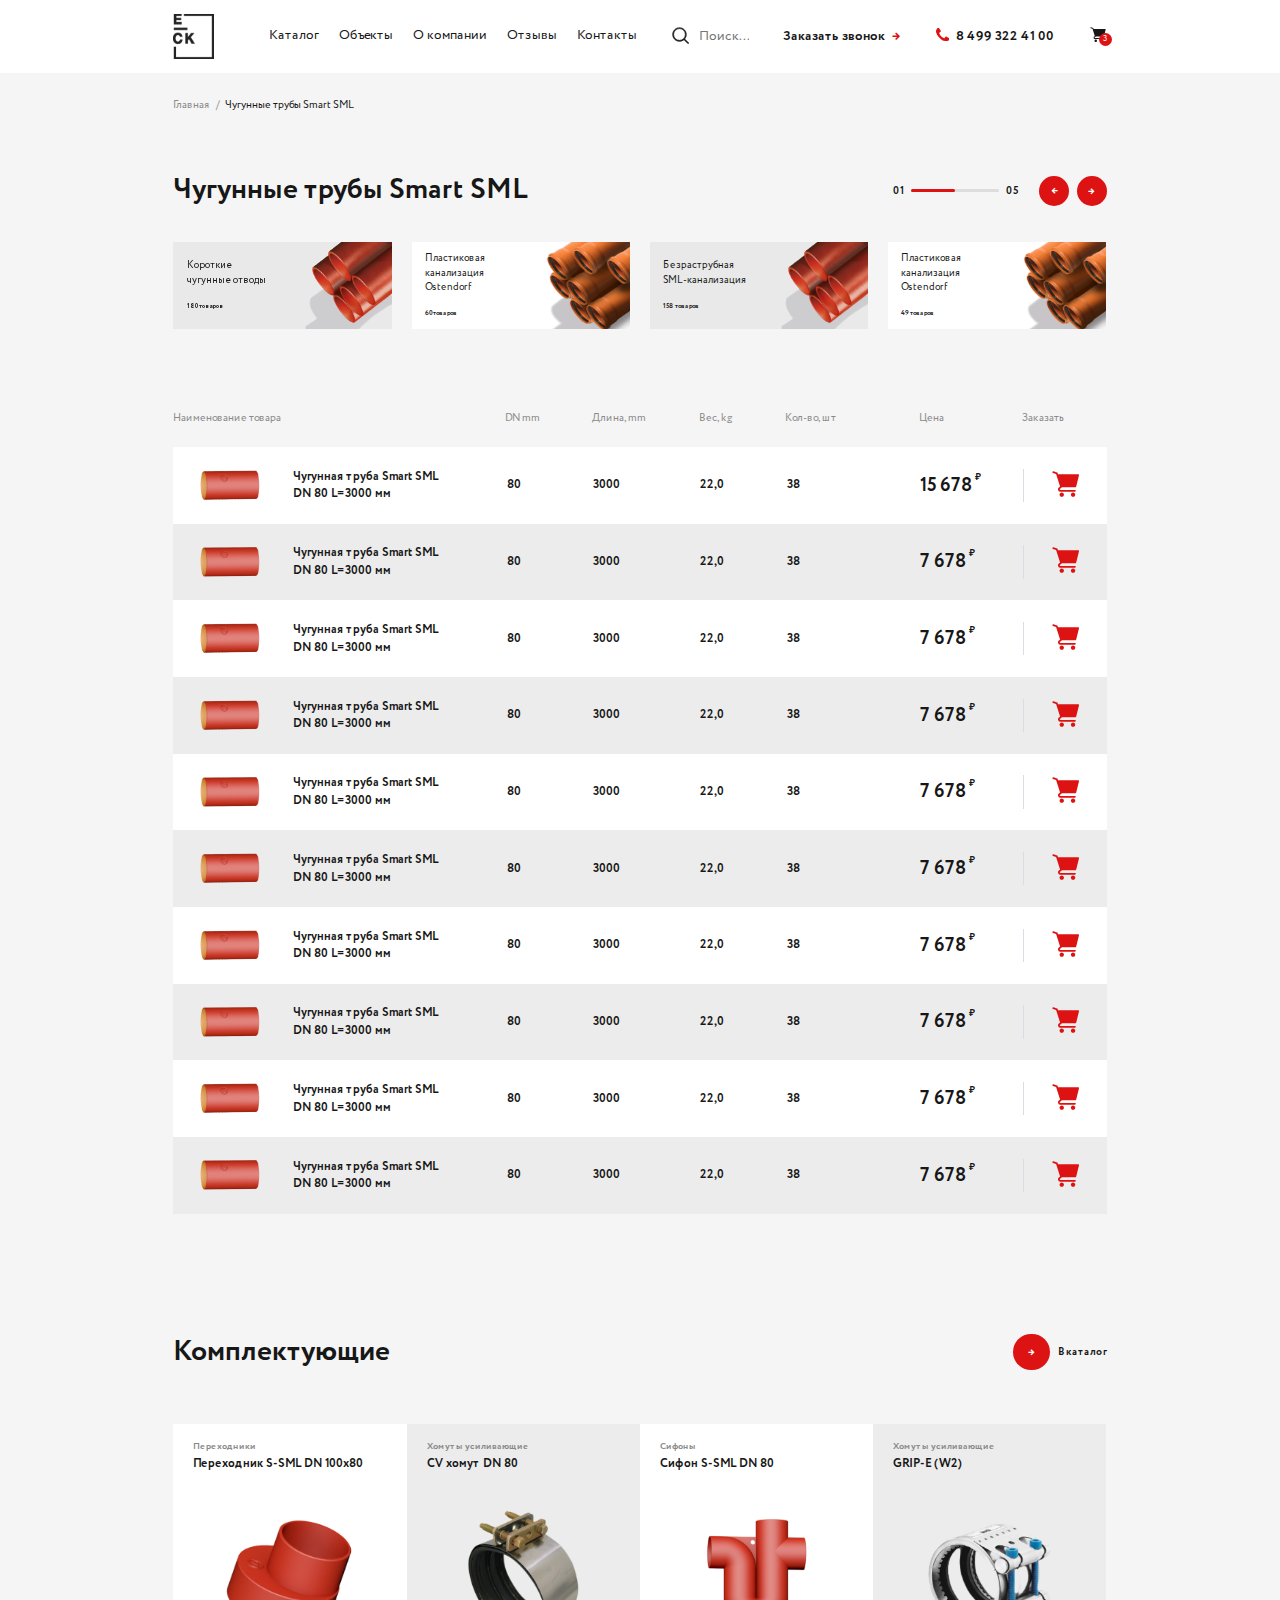
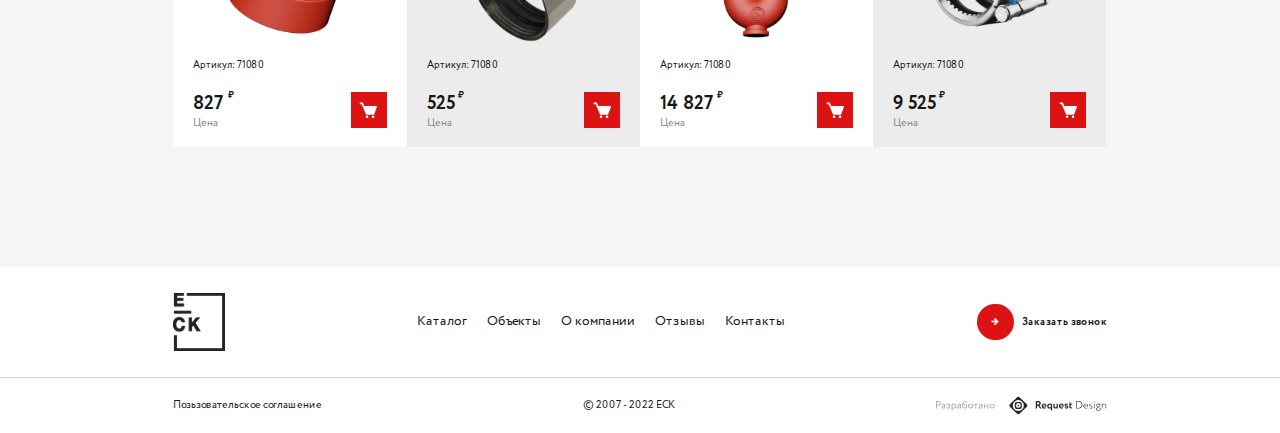
<file: list-products.html>
<!DOCTYPE html>
<html lang="ru">
<head>
    <meta charset="UTF-8">
    <meta name="viewport" content="width=device-width, initial-scale=1.0, shrink-to-fit=no">
    <meta name="description" content="another website">
    <title>Список товаров</title>

    <link rel="stylesheet" href="font/stylesheet.css">
    <link rel="stylesheet" href="css/swiper-bundle.min.css">
    <link rel="stylesheet" href="css/style.css">
</head>
<body>


<header class="header">
    <nav class="container header__container">
        <a href="/" class="header__logo">
            <img src="img/logo.svg" alt="">
        </a>
        <ul class="header__menu">
            <li class="header__menu-item">
                <a href="#">Каталог</a>
            </li>
            <li class="header__menu-item">
                <a href="#">Объекты</a>
            </li>
            <li class="header__menu-item">
                <a href="#">О компании</a>
            </li>
            <li class="header__menu-item">
                <a href="#">Отзывы</a>
            </li>
            <li class="header__menu-item">
                <a href="#">Контакты</a>
            </li>
            <div class="header__contacts-mob mobile">
                <button class="header__callback popup-callback">
                    Заказать звонок  <span class="header__callback--red">→</span>
                </button>
                <a href="tel:84993224100" class="header__phone">
                    <svg class="header__phone-icon" viewBox="0 0 20 20" fill="none" xmlns="http://www.w3.org/2000/svg">
                        <path d="M19.9563 15.4963C19.8997 15.3259 19.5398 15.0748 18.8768 14.7437C18.6972 14.6393 18.4413 14.4974 18.1101 14.3175C17.7787 14.1375 17.4778 13.9717 17.2081 13.8202C16.9379 13.6687 16.6847 13.5219 16.4481 13.3801C16.4103 13.3517 16.292 13.2689 16.0931 13.1313C15.8941 12.9941 15.7262 12.8923 15.5886 12.8258C15.4514 12.7598 15.3163 12.7266 15.1838 12.7266C14.9944 12.7266 14.7579 12.8616 14.4739 13.1313C14.1899 13.4014 13.9294 13.6947 13.6928 14.0122C13.4561 14.3296 13.2051 14.6229 12.9403 14.8928C12.675 15.1628 12.457 15.2977 12.2868 15.2977C12.2013 15.2977 12.0947 15.2739 11.967 15.2268C11.8394 15.1795 11.7422 15.139 11.6756 15.1063C11.6095 15.0729 11.4961 15.0068 11.335 14.9071C11.1736 14.8076 11.0839 14.7532 11.065 14.7437C9.76771 14.0238 8.65512 13.1999 7.727 12.2722C6.79919 11.3439 5.9752 10.2314 5.25555 8.93402C5.2461 8.91507 5.19152 8.82507 5.09216 8.66417C4.99266 8.50313 4.92634 8.38964 4.89321 8.32318C4.86007 8.25696 4.81983 8.15984 4.77256 8.03203C4.7253 7.90422 4.70157 7.79775 4.70157 7.71243C4.70157 7.54208 4.83654 7.32417 5.10644 7.05899C5.3763 6.79396 5.66993 6.54292 5.98704 6.30635C6.30441 6.06978 6.59774 5.80928 6.8677 5.5253C7.13755 5.24117 7.27247 5.00455 7.27247 4.8152C7.27247 4.68271 7.23934 4.54763 7.17312 4.41037C7.10685 4.27281 7.00506 4.10495 6.8677 3.90599C6.73028 3.70713 6.64745 3.58887 6.61899 3.55081C6.4771 3.31425 6.33048 3.06096 6.17879 2.79106C6.02709 2.52121 5.86152 2.22041 5.68152 1.88901C5.50167 1.55777 5.35973 1.302 5.25545 1.1221C4.9242 0.459356 4.67331 0.0993537 4.50281 0.0427365C4.43649 0.0143284 4.33699 0 4.20455 0C3.94873 0 3.61499 0.0472639 3.2031 0.14209C2.79106 0.236767 2.46683 0.336071 2.23006 0.4404C1.75658 0.639157 1.25473 1.21677 0.724382 2.17305C0.241444 3.063 0 3.94385 0 4.81495C0 5.07042 0.0165672 5.31898 0.0497017 5.56067C0.0828362 5.80212 0.142041 6.07441 0.227364 6.37749C0.312539 6.68048 0.381246 6.90556 0.433186 7.05212C0.485177 7.19879 0.582242 7.46153 0.724332 7.84044C0.866223 8.21924 0.951547 8.45114 0.979955 8.53636C1.31135 9.46443 1.70434 10.2929 2.15882 11.0221C2.90658 12.2342 3.92703 13.4868 5.21958 14.7794C6.51217 16.072 7.76452 17.0924 8.97666 17.8404C9.70577 18.2949 10.5346 18.6878 11.4625 19.0194C11.5478 19.0477 11.7797 19.1328 12.1583 19.2752C12.5371 19.4172 12.8 19.5143 12.9466 19.5664C13.0933 19.6185 13.3185 19.6873 13.6212 19.7726C13.9246 19.8579 14.1966 19.9171 14.4381 19.9505C14.6797 19.9832 14.9283 20 15.1838 20C16.0549 20 16.9358 19.7585 17.8259 19.2756C18.782 18.7454 19.3595 18.2435 19.5584 17.7696C19.6629 17.5331 19.762 17.2088 19.8567 16.7968C19.9516 16.3849 19.9988 16.0512 19.9988 15.7955C19.9991 15.6625 19.9848 15.5632 19.9563 15.4963Z" />
                    </svg>
                    <span>8 499 322 41 00</span>
                </a>
            </div>
        </ul>
        <form class="header__search">
            <svg class="header__search-icon" viewBox="0 0 26 26" fill="none" xmlns="http://www.w3.org/2000/svg">
                <path d="M24.7924 23.7761L18.9588 17.9437C20.5236 16.145 21.4711 13.7982 21.4711 11.2333C21.4711 5.58714 16.8776 1 11.2355 1C5.58816 1 1 5.59246 1 11.2333C1 16.8741 5.59348 21.4665 11.2355 21.4665C13.8011 21.4665 16.1484 20.5193 17.9474 18.9548L23.7811 24.7871C23.9195 24.9255 24.1058 25 24.2868 25C24.4677 25 24.654 24.9308 24.7924 24.7871C25.0692 24.5104 25.0692 24.0528 24.7924 23.7761ZM2.4318 11.2333C2.4318 6.38004 6.38124 2.43681 11.2302 2.43681C16.0845 2.43681 20.0286 6.38537 20.0286 11.2333C20.0286 16.0812 16.0845 20.035 11.2302 20.035C6.38124 20.035 2.4318 16.0865 2.4318 11.2333Z" />
            </svg>
            <input type="text" placeholder="Поиск..." class="header__search-input">
        </form>
        <svg class="header__search-close" viewBox="0 0 44 44" fill="none" xmlns="http://www.w3.org/2000/svg">
            <path d="M32.8789 10.959L10.9586 32.8793" stroke-width="3" stroke-linecap="square"/><path d="M10.9648 10.959L32.8852 32.8793" stroke-width="3" stroke-linecap="square"/>
        </svg>
        <div class="header__search-output-bg">
            <div class="header__search-output">
                <a href="#" class="header__search-output-item">
                    <div class="header__search-output-img-box">
                        <img src="img/search-image1.png" alt="">
                    </div>
                    <div class="header__search-output-text-block">
                        <div class="header__search-output-name">
                            Чугунная труба Smart SML DN 80 L=3000 мм
                        </div>
                        <div class="header__search-output-catalog-name">
                            Чугунные трубы Smart SML
                        </div>
                    </div>
                    <div class="header__search-output-price">3 678</div>
                </a>
                <a href="#" class="header__search-output-item">
                    <div class="header__search-output-img-box">
                        <img src="img/search-image2.png" alt="">
                    </div>
                    <div class="header__search-output-text-block">
                        <div class="header__search-output-name">
                            ТП-156.150P Решетка чугунная для трапа 150х150
                        </div>
                        <div class="header__search-output-catalog-name">
                            Канализационнеы трапы
                        </div>
                    </div>
                    <div class="header__search-output-price">7 478</div>
                </a>
                <a href="#" class="header__search-output-item">
                    <div class="header__search-output-img-box">
                        <img src="img/search-image3.png" alt="">
                    </div>
                    <div class="header__search-output-text-block">
                        <div class="header__search-output-name">
                            Чугунная труба Smart SML DN 80 L=3000 мм
                        </div>
                        <div class="header__search-output-catalog-name">
                            Каталог: Кровельные вопронки
                        </div>
                    </div>
                    <div class="header__search-output-price">13 678</div>
                </a>
                <a href="#" class="header__search-output-item">
                    <div class="header__search-output-img-box">
                        <img src="img/search-image1.png" alt="">
                    </div>
                    <div class="header__search-output-text-block">
                        <div class="header__search-output-name">
                            Чугунная труба Smart SML DN 80 L=3000 мм
                        </div>
                        <div class="header__search-output-catalog-name">
                            Чугунные трубы Smart SML
                        </div>
                    </div>
                    <div class="header__search-output-price">3 678</div>
                </a>
                <a href="#" class="header__search-output-item">
                    <div class="header__search-output-img-box">
                        <img src="img/search-image2.png" alt="">
                    </div>
                    <div class="header__search-output-text-block">
                        <div class="header__search-output-name">
                            ТП-156.150P Решетка чугунная для трапа 150х150
                        </div>
                        <div class="header__search-output-catalog-name">
                            Канализационнеы трапы
                        </div>
                    </div>
                    <div class="header__search-output-price">7 478</div>
                </a>
                <a href="#" class="header__search-output-item">
                    <div class="header__search-output-img-box">
                        <img src="img/search-image3.png" alt="">
                    </div>
                    <div class="header__search-output-text-block">
                        <div class="header__search-output-name">
                            Чугунная труба Smart SML DN 80 L=3000 мм
                        </div>
                        <div class="header__search-output-catalog-name">
                            Каталог: Кровельные вопронки
                        </div>
                    </div>
                    <div class="header__search-output-price">13 678</div>
                </a>
                <a href="#" class="header__search-output-item">
                    <div class="header__search-output-img-box">
                        <img src="img/search-image1.png" alt="">
                    </div>
                    <div class="header__search-output-text-block">
                        <div class="header__search-output-name">
                            Чугунная труба Smart SML DN 80 L=3000 мм
                        </div>
                        <div class="header__search-output-catalog-name">
                            Чугунные трубы Smart SML
                        </div>
                    </div>
                    <div class="header__search-output-price">3 678</div>
                </a>
                <a href="#" class="header__search-output-item">
                    <div class="header__search-output-img-box">
                        <img src="img/search-image2.png" alt="">
                    </div>
                    <div class="header__search-output-text-block">
                        <div class="header__search-output-name">
                            ТП-156.150P Решетка чугунная для трапа 150х150
                        </div>
                        <div class="header__search-output-catalog-name">
                            Канализационнеы трапы
                        </div>
                    </div>
                    <div class="header__search-output-price">7 478</div>
                </a>
                <a href="#" class="header__search-output-item">
                    <div class="header__search-output-img-box">
                        <img src="img/search-image3.png" alt="">
                    </div>
                    <div class="header__search-output-text-block">
                        <div class="header__search-output-name">
                            Чугунная труба Smart SML DN 80 L=3000 мм
                        </div>
                        <div class="header__search-output-catalog-name">
                            Каталог: Кровельные вопронки
                        </div>
                    </div>
                    <div class="header__search-output-price">13 678</div>
                </a>
            </div>
        </div>
        <button class="header__callback popup-callback desktop">
            Заказать звонок  <span class="header__callback--red">→</span>
        </button>
        <a href="tel:84993224100" class="header__phone">
            <svg class="header__phone-icon" viewBox="0 0 20 20" fill="none" xmlns="http://www.w3.org/2000/svg">
                <path d="M19.9563 15.4963C19.8997 15.3259 19.5398 15.0748 18.8768 14.7437C18.6972 14.6393 18.4413 14.4974 18.1101 14.3175C17.7787 14.1375 17.4778 13.9717 17.2081 13.8202C16.9379 13.6687 16.6847 13.5219 16.4481 13.3801C16.4103 13.3517 16.292 13.2689 16.0931 13.1313C15.8941 12.9941 15.7262 12.8923 15.5886 12.8258C15.4514 12.7598 15.3163 12.7266 15.1838 12.7266C14.9944 12.7266 14.7579 12.8616 14.4739 13.1313C14.1899 13.4014 13.9294 13.6947 13.6928 14.0122C13.4561 14.3296 13.2051 14.6229 12.9403 14.8928C12.675 15.1628 12.457 15.2977 12.2868 15.2977C12.2013 15.2977 12.0947 15.2739 11.967 15.2268C11.8394 15.1795 11.7422 15.139 11.6756 15.1063C11.6095 15.0729 11.4961 15.0068 11.335 14.9071C11.1736 14.8076 11.0839 14.7532 11.065 14.7437C9.76771 14.0238 8.65512 13.1999 7.727 12.2722C6.79919 11.3439 5.9752 10.2314 5.25555 8.93402C5.2461 8.91507 5.19152 8.82507 5.09216 8.66417C4.99266 8.50313 4.92634 8.38964 4.89321 8.32318C4.86007 8.25696 4.81983 8.15984 4.77256 8.03203C4.7253 7.90422 4.70157 7.79775 4.70157 7.71243C4.70157 7.54208 4.83654 7.32417 5.10644 7.05899C5.3763 6.79396 5.66993 6.54292 5.98704 6.30635C6.30441 6.06978 6.59774 5.80928 6.8677 5.5253C7.13755 5.24117 7.27247 5.00455 7.27247 4.8152C7.27247 4.68271 7.23934 4.54763 7.17312 4.41037C7.10685 4.27281 7.00506 4.10495 6.8677 3.90599C6.73028 3.70713 6.64745 3.58887 6.61899 3.55081C6.4771 3.31425 6.33048 3.06096 6.17879 2.79106C6.02709 2.52121 5.86152 2.22041 5.68152 1.88901C5.50167 1.55777 5.35973 1.302 5.25545 1.1221C4.9242 0.459356 4.67331 0.0993537 4.50281 0.0427365C4.43649 0.0143284 4.33699 0 4.20455 0C3.94873 0 3.61499 0.0472639 3.2031 0.14209C2.79106 0.236767 2.46683 0.336071 2.23006 0.4404C1.75658 0.639157 1.25473 1.21677 0.724382 2.17305C0.241444 3.063 0 3.94385 0 4.81495C0 5.07042 0.0165672 5.31898 0.0497017 5.56067C0.0828362 5.80212 0.142041 6.07441 0.227364 6.37749C0.312539 6.68048 0.381246 6.90556 0.433186 7.05212C0.485177 7.19879 0.582242 7.46153 0.724332 7.84044C0.866223 8.21924 0.951547 8.45114 0.979955 8.53636C1.31135 9.46443 1.70434 10.2929 2.15882 11.0221C2.90658 12.2342 3.92703 13.4868 5.21958 14.7794C6.51217 16.072 7.76452 17.0924 8.97666 17.8404C9.70577 18.2949 10.5346 18.6878 11.4625 19.0194C11.5478 19.0477 11.7797 19.1328 12.1583 19.2752C12.5371 19.4172 12.8 19.5143 12.9466 19.5664C13.0933 19.6185 13.3185 19.6873 13.6212 19.7726C13.9246 19.8579 14.1966 19.9171 14.4381 19.9505C14.6797 19.9832 14.9283 20 15.1838 20C16.0549 20 16.9358 19.7585 17.8259 19.2756C18.782 18.7454 19.3595 18.2435 19.5584 17.7696C19.6629 17.5331 19.762 17.2088 19.8567 16.7968C19.9516 16.3849 19.9988 16.0512 19.9988 15.7955C19.9991 15.6625 19.9848 15.5632 19.9563 15.4963Z" />
            </svg>
            <span class="desktop">8 499 322 41 00</span>
        </a>
        <a href="#" class="header__cart">
            <svg class="header__cart-icon" viewBox="0 0 27 27" fill="none" xmlns="http://www.w3.org/2000/svg">
                <path d="M10.125 24C11.1605 24 12 23.1605 12 22.125C12 21.0895 11.1605 20.25 10.125 20.25C9.08947 20.25 8.25 21.0895 8.25 22.125C8.25 23.1605 9.08947 24 10.125 24Z" /><path d="M19.875 24C20.9105 24 21.75 23.1605 21.75 22.125C21.75 21.0895 20.9105 20.25 19.875 20.25C18.8395 20.25 18 21.0895 18 22.125C18 23.1605 18.8395 24 19.875 24Z" /><path d="M24.8249 4.79264C24.755 4.70188 24.6653 4.62833 24.5626 4.57763C24.4599 4.52692 24.3469 4.50042 24.2324 4.50014H6.90737L6.56987 3.42764C6.53279 3.31249 6.46841 3.20801 6.38222 3.12312C6.29603 3.03823 6.19058 2.97545 6.07487 2.94014L2.99987 1.99514C2.90532 1.96609 2.80597 1.95594 2.7075 1.96528C2.60902 1.97462 2.51335 2.00326 2.42595 2.04958C2.24943 2.14311 2.1173 2.30294 2.05862 2.49389C1.99994 2.68485 2.01952 2.89129 2.11305 3.06781C2.20659 3.24433 2.36641 3.37646 2.55737 3.43514L5.24987 4.26014L8.68487 15.1126L7.46237 16.1176L7.36487 16.2151C7.06254 16.5652 6.89126 17.0095 6.88031 17.4719C6.86937 17.9343 7.01944 18.3862 7.30487 18.7501C7.50929 18.9987 7.76905 19.196 8.06337 19.3263C8.3577 19.4565 8.67841 19.516 8.99987 19.5001H21.5174C21.7163 19.5001 21.907 19.4211 22.0477 19.2805C22.1883 19.1398 22.2674 18.9491 22.2674 18.7501C22.2674 18.5512 22.1883 18.3605 22.0477 18.2198C21.907 18.0792 21.7163 18.0001 21.5174 18.0001H8.87987C8.7935 17.9972 8.70936 17.972 8.63556 17.9271C8.56177 17.8821 8.50081 17.8189 8.45859 17.7435C8.41637 17.6681 8.3943 17.583 8.39453 17.4966C8.39475 17.4102 8.41725 17.3253 8.45987 17.2501L10.2674 15.7501H21.8399C22.0112 15.7551 22.1791 15.7013 22.3155 15.5976C22.452 15.4939 22.5488 15.3465 22.5899 15.1801L24.9899 5.43014C25.0127 5.31833 25.0097 5.20279 24.9811 5.09231C24.9525 4.98184 24.8991 4.87935 24.8249 4.79264Z" />
            </svg>
            <span class="header__cart-number">3</span>
        </a>
        <div class="header__burger mobile">
            <div></div>
        </div>
    </nav>
</header>

<main>
    <section class="breadcrumbs desktop">
        <div class="container">
            <a href="/">Главная</a>
            <span class="breadcrumbs__separator">/</span>
            <span class="breadcrumbs__current">Чугунные трубы Smart SML</span>
        </div>
    </section>
    <section class="list-category">
        <div class="container">
            <div class="list-category__title-block">
                <div class="list-category__title">Чугунные трубы Smart SML</div>
                <div class="list-category__nav-block">
                    <div class="list-category__pagination"></div>
                    <div class="list-category__arrow list-category__arrow--left">→</div>
                    <div class="list-category__arrow list-category__arrow--right">→</div>
                </div>
            </div>
            <div class="list-category__cards swiper">
                <div class="swiper-wrapper">
                    <a href="#" class="list-category__item swiper-slide">
                        <div class="list-category__text-block">
                            <div class="list-category__category-name">Короткие чугунные отводы</div>
                            <div class="list-category__category-number desktop">180 товаров</div>
                            <p class="list-category__category-link mobile">Подробнее  <span>→</span></p>
                        </div>
                        <div class="list-category__item-img-box">
                            <img src="img/list-category-img1.png" alt="">
                        </div>
                    </a>
                    <a href="#" class="list-category__item swiper-slide">
                        <div class="list-category__text-block">
                            <div class="list-category__category-name">Пластиковая канализация Ostendorf</div>
                            <div class="list-category__category-number desktop">60 товаров</div>
                            <p class="list-category__category-link mobile">Подробнее  <span>→</span></p>
                        </div>
                        <div class="list-category__item-img-box">
                            <img src="img/list-category-img2.png" alt="">
                        </div>
                    </a>
                    <a href="#" class="list-category__item swiper-slide">
                        <div class="list-category__text-block">
                            <div class="list-category__category-name">Безраструбная SML-канализация</div>
                            <div class="list-category__category-number desktop">158 товаров</div>
                            <p class="list-category__category-link mobile">Подробнее  <span>→</span></p>
                        </div>
                        <div class="list-category__item-img-box">
                            <img src="img/list-category-img1.png" alt="">
                        </div>
                    </a>
                    <a href="#" class="list-category__item swiper-slide">
                        <div class="list-category__text-block">
                            <div class="list-category__category-name">Пластиковая канализация Ostendorf</div>
                            <div class="list-category__category-number desktop">49 товаров</div>
                            <p class="list-category__category-link mobile">Подробнее  <span>→</span></p>
                        </div>
                        <div class="list-category__item-img-box">
                            <img src="img/list-category-img2.png" alt="">
                        </div>
                    </a>
                    <a href="#" class="list-category__item swiper-slide">
                        <div class="list-category__text-block">
                            <div class="list-category__category-name">Короткие чугунные отводы</div>
                            <div class="list-category__category-number desktop">180 товаров</div>
                            <p class="list-category__category-link mobile">Подробнее  <span>→</span></p>
                        </div>
                        <div class="list-category__item-img-box">
                            <img src="img/list-category-img1.png" alt="">
                        </div>
                    </a>
                    <a href="#" class="list-category__item swiper-slide">
                        <div class="list-category__text-block">
                            <div class="list-category__category-name">Пластиковая канализация Ostendorf</div>
                            <div class="list-category__category-number desktop">60 товаров</div>
                            <p class="list-category__category-link mobile">Подробнее  <span>→</span></p>
                        </div>
                        <div class="list-category__item-img-box">
                            <img src="img/list-category-img2.png" alt="">
                        </div>
                    </a>
                    <a href="#" class="list-category__item swiper-slide">
                        <div class="list-category__text-block">
                            <div class="list-category__category-name">Безраструбная SML-канализация</div>
                            <div class="list-category__category-number desktop">158 товаров</div>
                            <p class="list-category__category-link mobile">Подробнее  <span>→</span></p>
                        </div>
                        <div class="list-category__item-img-box">
                            <img src="img/list-category-img1.png" alt="">
                        </div>
                    </a>
                    <a href="#" class="list-category__item swiper-slide">
                        <div class="list-category__text-block">
                            <div class="list-category__category-name">Пластиковая канализация Ostendorf</div>
                            <div class="list-category__category-number desktop">49 товаров</div>
                            <p class="list-category__category-link mobile">Подробнее  <span>→</span></p>
                        </div>
                        <div class="list-category__item-img-box">
                            <img src="img/list-category-img2.png" alt="">
                        </div>
                    </a>
                </div>
            </div>
        </div>
    </section>
    <section class="list-products">
        <div class="container">
            <div class="list-products__title-block desktop">
                <div class="list-products__column-name">Наименование товара</div>
                <div class="list-products__column-name">DN mm</div>
                <div class="list-products__column-name">Длина, mm</div>
                <div class="list-products__column-name">Вес, kg</div>
                <div class="list-products__column-name">Кол-во, шт</div>
                <div class="list-products__column-name">Цена</div>
                <div class="list-products__column-name">Заказать</div>
            </div>
            <div class="list-products__content">
                <div class="list-products__item">
                    <div class="list-products__item-img-box">
                        <img src="img/list-products-img1.png" alt="">
                    </div>
                    <div class="list-products__item-info-block">
                        <a href="#" class="list-products__item-text list-products__item-text--name">Чугунная труба Smart SML DN 80 L=3000 мм</a>
                        <div class="list-products__item-text list-products__item-text--dn">80</div>
                        <div class="list-products__item-text list-products__item-text--length">3000</div>
                        <div class="list-products__item-text list-products__item-text--weight">22,0</div>
                        <div class="list-products__item-text list-products__item-text--pcs">38</div>
                    </div>
                    <div class="list-products__item-price-block">
                        <div class="list-products__item-text list-products__item-text--price">15 678</div>
                        <button class="list-products__item-order">
                            <svg viewBox="0 0 47 47" fill="none" xmlns="http://www.w3.org/2000/svg">
                                <path d="M17.6252 41.7778C19.4278 41.7778 20.8891 40.3165 20.8891 38.5139C20.8891 36.7113 19.4278 35.25 17.6252 35.25C15.8226 35.25 14.3613 36.7113 14.3613 38.5139C14.3613 40.3165 15.8226 41.7778 17.6252 41.7778Z"/><path d="M34.5969 41.7778C36.3995 41.7778 37.8608 40.3165 37.8608 38.5139C37.8608 36.7113 36.3995 35.25 34.5969 35.25C32.7943 35.25 31.333 36.7113 31.333 38.5139C31.333 40.3165 32.7943 41.7778 34.5969 41.7778Z"/><path d="M43.2143 8.3426C43.0927 8.18461 42.9365 8.05657 42.7577 7.96831C42.579 7.88005 42.3823 7.83391 42.183 7.83343H12.0246L11.4371 5.96649C11.3726 5.76603 11.2605 5.58416 11.1105 5.43639C10.9604 5.28863 10.7769 5.17935 10.5755 5.11788L5.22268 3.47288C5.05809 3.4223 4.88515 3.40464 4.71373 3.4209C4.54232 3.43716 4.37578 3.48702 4.22364 3.56764C3.91636 3.73046 3.68635 4.00867 3.58421 4.34107C3.48206 4.67348 3.51615 5.03285 3.67897 5.34012C3.84179 5.64739 4.12 5.8774 4.4524 5.97955L9.13935 7.41566L15.1188 26.307L12.9907 28.0565L12.821 28.2262C12.2947 28.8356 11.9966 29.6089 11.9775 30.4139C11.9585 31.2188 12.2197 32.0054 12.7166 32.639C13.0724 33.0717 13.5246 33.4152 14.0369 33.6419C14.5493 33.8686 15.1076 33.9722 15.6671 33.9445H37.4568C37.8031 33.9445 38.1352 33.807 38.38 33.5622C38.6248 33.3173 38.7624 32.9852 38.7624 32.639C38.7624 32.2927 38.6248 31.9607 38.38 31.7158C38.1352 31.471 37.8031 31.3334 37.4568 31.3334H15.4582C15.3079 31.3283 15.1614 31.2845 15.033 31.2062C14.9045 31.1279 14.7984 31.0179 14.7249 30.8866C14.6514 30.7554 14.613 30.6074 14.6134 30.457C14.6138 30.3065 14.6529 30.1587 14.7271 30.0279L17.8735 27.4168H38.0182C38.3165 27.4255 38.6087 27.3317 38.8462 27.1512C39.0838 26.9707 39.2523 26.7142 39.3238 26.4245L43.5016 9.45232C43.5413 9.25769 43.536 9.05656 43.4863 8.86425C43.4365 8.67195 43.3435 8.49353 43.2143 8.3426Z"/>
                            </svg>
                        </button>
                    </div>
                </div>
                <div class="list-products__item">
                    <div class="list-products__item-img-box">
                        <img src="img/list-products-img1.png" alt="">
                    </div>
                    <div class="list-products__item-info-block">
                        <a href="#" class="list-products__item-text list-products__item-text--name">Чугунная труба Smart SML DN 80 L=3000 мм</a>
                        <div class="list-products__item-text list-products__item-text--dn">80</div>
                        <div class="list-products__item-text list-products__item-text--length">3000</div>
                        <div class="list-products__item-text list-products__item-text--weight">22,0</div>
                        <div class="list-products__item-text list-products__item-text--pcs">38</div>
                    </div>
                    <div class="list-products__item-price-block">
                        <div class="list-products__item-text list-products__item-text--price">7 678</div>
                        <button class="list-products__item-order">
                            <svg viewBox="0 0 47 47" fill="none" xmlns="http://www.w3.org/2000/svg">
                                <path d="M17.6252 41.7778C19.4278 41.7778 20.8891 40.3165 20.8891 38.5139C20.8891 36.7113 19.4278 35.25 17.6252 35.25C15.8226 35.25 14.3613 36.7113 14.3613 38.5139C14.3613 40.3165 15.8226 41.7778 17.6252 41.7778Z"/><path d="M34.5969 41.7778C36.3995 41.7778 37.8608 40.3165 37.8608 38.5139C37.8608 36.7113 36.3995 35.25 34.5969 35.25C32.7943 35.25 31.333 36.7113 31.333 38.5139C31.333 40.3165 32.7943 41.7778 34.5969 41.7778Z"/><path d="M43.2143 8.3426C43.0927 8.18461 42.9365 8.05657 42.7577 7.96831C42.579 7.88005 42.3823 7.83391 42.183 7.83343H12.0246L11.4371 5.96649C11.3726 5.76603 11.2605 5.58416 11.1105 5.43639C10.9604 5.28863 10.7769 5.17935 10.5755 5.11788L5.22268 3.47288C5.05809 3.4223 4.88515 3.40464 4.71373 3.4209C4.54232 3.43716 4.37578 3.48702 4.22364 3.56764C3.91636 3.73046 3.68635 4.00867 3.58421 4.34107C3.48206 4.67348 3.51615 5.03285 3.67897 5.34012C3.84179 5.64739 4.12 5.8774 4.4524 5.97955L9.13935 7.41566L15.1188 26.307L12.9907 28.0565L12.821 28.2262C12.2947 28.8356 11.9966 29.6089 11.9775 30.4139C11.9585 31.2188 12.2197 32.0054 12.7166 32.639C13.0724 33.0717 13.5246 33.4152 14.0369 33.6419C14.5493 33.8686 15.1076 33.9722 15.6671 33.9445H37.4568C37.8031 33.9445 38.1352 33.807 38.38 33.5622C38.6248 33.3173 38.7624 32.9852 38.7624 32.639C38.7624 32.2927 38.6248 31.9607 38.38 31.7158C38.1352 31.471 37.8031 31.3334 37.4568 31.3334H15.4582C15.3079 31.3283 15.1614 31.2845 15.033 31.2062C14.9045 31.1279 14.7984 31.0179 14.7249 30.8866C14.6514 30.7554 14.613 30.6074 14.6134 30.457C14.6138 30.3065 14.6529 30.1587 14.7271 30.0279L17.8735 27.4168H38.0182C38.3165 27.4255 38.6087 27.3317 38.8462 27.1512C39.0838 26.9707 39.2523 26.7142 39.3238 26.4245L43.5016 9.45232C43.5413 9.25769 43.536 9.05656 43.4863 8.86425C43.4365 8.67195 43.3435 8.49353 43.2143 8.3426Z"/>
                            </svg>
                        </button>
                    </div>
                </div>
                <div class="list-products__item">
                    <div class="list-products__item-img-box">
                        <img src="img/list-products-img1.png" alt="">
                    </div>
                    <div class="list-products__item-info-block">
                        <a href="#" class="list-products__item-text list-products__item-text--name">Чугунная труба Smart SML DN 80 L=3000 мм</a>
                        <div class="list-products__item-text list-products__item-text--dn">80</div>
                        <div class="list-products__item-text list-products__item-text--length">3000</div>
                        <div class="list-products__item-text list-products__item-text--weight">22,0</div>
                        <div class="list-products__item-text list-products__item-text--pcs">38</div>
                    </div>
                    <div class="list-products__item-price-block">
                        <div class="list-products__item-text list-products__item-text--price">7 678</div>
                        <button class="list-products__item-order">
                            <svg viewBox="0 0 47 47" fill="none" xmlns="http://www.w3.org/2000/svg">
                                <path d="M17.6252 41.7778C19.4278 41.7778 20.8891 40.3165 20.8891 38.5139C20.8891 36.7113 19.4278 35.25 17.6252 35.25C15.8226 35.25 14.3613 36.7113 14.3613 38.5139C14.3613 40.3165 15.8226 41.7778 17.6252 41.7778Z"/><path d="M34.5969 41.7778C36.3995 41.7778 37.8608 40.3165 37.8608 38.5139C37.8608 36.7113 36.3995 35.25 34.5969 35.25C32.7943 35.25 31.333 36.7113 31.333 38.5139C31.333 40.3165 32.7943 41.7778 34.5969 41.7778Z"/><path d="M43.2143 8.3426C43.0927 8.18461 42.9365 8.05657 42.7577 7.96831C42.579 7.88005 42.3823 7.83391 42.183 7.83343H12.0246L11.4371 5.96649C11.3726 5.76603 11.2605 5.58416 11.1105 5.43639C10.9604 5.28863 10.7769 5.17935 10.5755 5.11788L5.22268 3.47288C5.05809 3.4223 4.88515 3.40464 4.71373 3.4209C4.54232 3.43716 4.37578 3.48702 4.22364 3.56764C3.91636 3.73046 3.68635 4.00867 3.58421 4.34107C3.48206 4.67348 3.51615 5.03285 3.67897 5.34012C3.84179 5.64739 4.12 5.8774 4.4524 5.97955L9.13935 7.41566L15.1188 26.307L12.9907 28.0565L12.821 28.2262C12.2947 28.8356 11.9966 29.6089 11.9775 30.4139C11.9585 31.2188 12.2197 32.0054 12.7166 32.639C13.0724 33.0717 13.5246 33.4152 14.0369 33.6419C14.5493 33.8686 15.1076 33.9722 15.6671 33.9445H37.4568C37.8031 33.9445 38.1352 33.807 38.38 33.5622C38.6248 33.3173 38.7624 32.9852 38.7624 32.639C38.7624 32.2927 38.6248 31.9607 38.38 31.7158C38.1352 31.471 37.8031 31.3334 37.4568 31.3334H15.4582C15.3079 31.3283 15.1614 31.2845 15.033 31.2062C14.9045 31.1279 14.7984 31.0179 14.7249 30.8866C14.6514 30.7554 14.613 30.6074 14.6134 30.457C14.6138 30.3065 14.6529 30.1587 14.7271 30.0279L17.8735 27.4168H38.0182C38.3165 27.4255 38.6087 27.3317 38.8462 27.1512C39.0838 26.9707 39.2523 26.7142 39.3238 26.4245L43.5016 9.45232C43.5413 9.25769 43.536 9.05656 43.4863 8.86425C43.4365 8.67195 43.3435 8.49353 43.2143 8.3426Z"/>
                            </svg>
                        </button>
                    </div>
                </div>
                <div class="list-products__item">
                    <div class="list-products__item-img-box">
                        <img src="img/list-products-img1.png" alt="">
                    </div>
                    <div class="list-products__item-info-block">
                        <a href="#" class="list-products__item-text list-products__item-text--name">Чугунная труба Smart SML DN 80 L=3000 мм</a>
                        <div class="list-products__item-text list-products__item-text--dn">80</div>
                        <div class="list-products__item-text list-products__item-text--length">3000</div>
                        <div class="list-products__item-text list-products__item-text--weight">22,0</div>
                        <div class="list-products__item-text list-products__item-text--pcs">38</div>
                    </div>
                    <div class="list-products__item-price-block">
                        <div class="list-products__item-text list-products__item-text--price">7 678</div>
                        <button class="list-products__item-order">
                            <svg viewBox="0 0 47 47" fill="none" xmlns="http://www.w3.org/2000/svg">
                                <path d="M17.6252 41.7778C19.4278 41.7778 20.8891 40.3165 20.8891 38.5139C20.8891 36.7113 19.4278 35.25 17.6252 35.25C15.8226 35.25 14.3613 36.7113 14.3613 38.5139C14.3613 40.3165 15.8226 41.7778 17.6252 41.7778Z"/><path d="M34.5969 41.7778C36.3995 41.7778 37.8608 40.3165 37.8608 38.5139C37.8608 36.7113 36.3995 35.25 34.5969 35.25C32.7943 35.25 31.333 36.7113 31.333 38.5139C31.333 40.3165 32.7943 41.7778 34.5969 41.7778Z"/><path d="M43.2143 8.3426C43.0927 8.18461 42.9365 8.05657 42.7577 7.96831C42.579 7.88005 42.3823 7.83391 42.183 7.83343H12.0246L11.4371 5.96649C11.3726 5.76603 11.2605 5.58416 11.1105 5.43639C10.9604 5.28863 10.7769 5.17935 10.5755 5.11788L5.22268 3.47288C5.05809 3.4223 4.88515 3.40464 4.71373 3.4209C4.54232 3.43716 4.37578 3.48702 4.22364 3.56764C3.91636 3.73046 3.68635 4.00867 3.58421 4.34107C3.48206 4.67348 3.51615 5.03285 3.67897 5.34012C3.84179 5.64739 4.12 5.8774 4.4524 5.97955L9.13935 7.41566L15.1188 26.307L12.9907 28.0565L12.821 28.2262C12.2947 28.8356 11.9966 29.6089 11.9775 30.4139C11.9585 31.2188 12.2197 32.0054 12.7166 32.639C13.0724 33.0717 13.5246 33.4152 14.0369 33.6419C14.5493 33.8686 15.1076 33.9722 15.6671 33.9445H37.4568C37.8031 33.9445 38.1352 33.807 38.38 33.5622C38.6248 33.3173 38.7624 32.9852 38.7624 32.639C38.7624 32.2927 38.6248 31.9607 38.38 31.7158C38.1352 31.471 37.8031 31.3334 37.4568 31.3334H15.4582C15.3079 31.3283 15.1614 31.2845 15.033 31.2062C14.9045 31.1279 14.7984 31.0179 14.7249 30.8866C14.6514 30.7554 14.613 30.6074 14.6134 30.457C14.6138 30.3065 14.6529 30.1587 14.7271 30.0279L17.8735 27.4168H38.0182C38.3165 27.4255 38.6087 27.3317 38.8462 27.1512C39.0838 26.9707 39.2523 26.7142 39.3238 26.4245L43.5016 9.45232C43.5413 9.25769 43.536 9.05656 43.4863 8.86425C43.4365 8.67195 43.3435 8.49353 43.2143 8.3426Z"/>
                            </svg>
                        </button>
                    </div>
                </div>
                <div class="list-products__item">
                    <div class="list-products__item-img-box">
                        <img src="img/list-products-img1.png" alt="">
                    </div>
                    <div class="list-products__item-info-block">
                        <a href="#" class="list-products__item-text list-products__item-text--name">Чугунная труба Smart SML DN 80 L=3000 мм</a>
                        <div class="list-products__item-text list-products__item-text--dn">80</div>
                        <div class="list-products__item-text list-products__item-text--length">3000</div>
                        <div class="list-products__item-text list-products__item-text--weight">22,0</div>
                        <div class="list-products__item-text list-products__item-text--pcs">38</div>
                    </div>
                    <div class="list-products__item-price-block">
                        <div class="list-products__item-text list-products__item-text--price">7 678</div>
                        <button class="list-products__item-order">
                            <svg viewBox="0 0 47 47" fill="none" xmlns="http://www.w3.org/2000/svg">
                                <path d="M17.6252 41.7778C19.4278 41.7778 20.8891 40.3165 20.8891 38.5139C20.8891 36.7113 19.4278 35.25 17.6252 35.25C15.8226 35.25 14.3613 36.7113 14.3613 38.5139C14.3613 40.3165 15.8226 41.7778 17.6252 41.7778Z"/><path d="M34.5969 41.7778C36.3995 41.7778 37.8608 40.3165 37.8608 38.5139C37.8608 36.7113 36.3995 35.25 34.5969 35.25C32.7943 35.25 31.333 36.7113 31.333 38.5139C31.333 40.3165 32.7943 41.7778 34.5969 41.7778Z"/><path d="M43.2143 8.3426C43.0927 8.18461 42.9365 8.05657 42.7577 7.96831C42.579 7.88005 42.3823 7.83391 42.183 7.83343H12.0246L11.4371 5.96649C11.3726 5.76603 11.2605 5.58416 11.1105 5.43639C10.9604 5.28863 10.7769 5.17935 10.5755 5.11788L5.22268 3.47288C5.05809 3.4223 4.88515 3.40464 4.71373 3.4209C4.54232 3.43716 4.37578 3.48702 4.22364 3.56764C3.91636 3.73046 3.68635 4.00867 3.58421 4.34107C3.48206 4.67348 3.51615 5.03285 3.67897 5.34012C3.84179 5.64739 4.12 5.8774 4.4524 5.97955L9.13935 7.41566L15.1188 26.307L12.9907 28.0565L12.821 28.2262C12.2947 28.8356 11.9966 29.6089 11.9775 30.4139C11.9585 31.2188 12.2197 32.0054 12.7166 32.639C13.0724 33.0717 13.5246 33.4152 14.0369 33.6419C14.5493 33.8686 15.1076 33.9722 15.6671 33.9445H37.4568C37.8031 33.9445 38.1352 33.807 38.38 33.5622C38.6248 33.3173 38.7624 32.9852 38.7624 32.639C38.7624 32.2927 38.6248 31.9607 38.38 31.7158C38.1352 31.471 37.8031 31.3334 37.4568 31.3334H15.4582C15.3079 31.3283 15.1614 31.2845 15.033 31.2062C14.9045 31.1279 14.7984 31.0179 14.7249 30.8866C14.6514 30.7554 14.613 30.6074 14.6134 30.457C14.6138 30.3065 14.6529 30.1587 14.7271 30.0279L17.8735 27.4168H38.0182C38.3165 27.4255 38.6087 27.3317 38.8462 27.1512C39.0838 26.9707 39.2523 26.7142 39.3238 26.4245L43.5016 9.45232C43.5413 9.25769 43.536 9.05656 43.4863 8.86425C43.4365 8.67195 43.3435 8.49353 43.2143 8.3426Z"/>
                            </svg>
                        </button>
                    </div>
                </div>
                <div class="list-products__item">
                    <div class="list-products__item-img-box">
                        <img src="img/list-products-img1.png" alt="">
                    </div>
                    <div class="list-products__item-info-block">
                        <a href="#" class="list-products__item-text list-products__item-text--name">Чугунная труба Smart SML DN 80 L=3000 мм</a>
                        <div class="list-products__item-text list-products__item-text--dn">80</div>
                        <div class="list-products__item-text list-products__item-text--length">3000</div>
                        <div class="list-products__item-text list-products__item-text--weight">22,0</div>
                        <div class="list-products__item-text list-products__item-text--pcs">38</div>
                    </div>
                    <div class="list-products__item-price-block">
                        <div class="list-products__item-text list-products__item-text--price">7 678</div>
                        <button class="list-products__item-order">
                            <svg viewBox="0 0 47 47" fill="none" xmlns="http://www.w3.org/2000/svg">
                                <path d="M17.6252 41.7778C19.4278 41.7778 20.8891 40.3165 20.8891 38.5139C20.8891 36.7113 19.4278 35.25 17.6252 35.25C15.8226 35.25 14.3613 36.7113 14.3613 38.5139C14.3613 40.3165 15.8226 41.7778 17.6252 41.7778Z"/><path d="M34.5969 41.7778C36.3995 41.7778 37.8608 40.3165 37.8608 38.5139C37.8608 36.7113 36.3995 35.25 34.5969 35.25C32.7943 35.25 31.333 36.7113 31.333 38.5139C31.333 40.3165 32.7943 41.7778 34.5969 41.7778Z"/><path d="M43.2143 8.3426C43.0927 8.18461 42.9365 8.05657 42.7577 7.96831C42.579 7.88005 42.3823 7.83391 42.183 7.83343H12.0246L11.4371 5.96649C11.3726 5.76603 11.2605 5.58416 11.1105 5.43639C10.9604 5.28863 10.7769 5.17935 10.5755 5.11788L5.22268 3.47288C5.05809 3.4223 4.88515 3.40464 4.71373 3.4209C4.54232 3.43716 4.37578 3.48702 4.22364 3.56764C3.91636 3.73046 3.68635 4.00867 3.58421 4.34107C3.48206 4.67348 3.51615 5.03285 3.67897 5.34012C3.84179 5.64739 4.12 5.8774 4.4524 5.97955L9.13935 7.41566L15.1188 26.307L12.9907 28.0565L12.821 28.2262C12.2947 28.8356 11.9966 29.6089 11.9775 30.4139C11.9585 31.2188 12.2197 32.0054 12.7166 32.639C13.0724 33.0717 13.5246 33.4152 14.0369 33.6419C14.5493 33.8686 15.1076 33.9722 15.6671 33.9445H37.4568C37.8031 33.9445 38.1352 33.807 38.38 33.5622C38.6248 33.3173 38.7624 32.9852 38.7624 32.639C38.7624 32.2927 38.6248 31.9607 38.38 31.7158C38.1352 31.471 37.8031 31.3334 37.4568 31.3334H15.4582C15.3079 31.3283 15.1614 31.2845 15.033 31.2062C14.9045 31.1279 14.7984 31.0179 14.7249 30.8866C14.6514 30.7554 14.613 30.6074 14.6134 30.457C14.6138 30.3065 14.6529 30.1587 14.7271 30.0279L17.8735 27.4168H38.0182C38.3165 27.4255 38.6087 27.3317 38.8462 27.1512C39.0838 26.9707 39.2523 26.7142 39.3238 26.4245L43.5016 9.45232C43.5413 9.25769 43.536 9.05656 43.4863 8.86425C43.4365 8.67195 43.3435 8.49353 43.2143 8.3426Z"/>
                            </svg>
                        </button>
                    </div>
                </div>
                <div class="list-products__item">
                    <div class="list-products__item-img-box">
                        <img src="img/list-products-img1.png" alt="">
                    </div>
                    <div class="list-products__item-info-block">
                        <a href="#" class="list-products__item-text list-products__item-text--name">Чугунная труба Smart SML DN 80 L=3000 мм</a>
                        <div class="list-products__item-text list-products__item-text--dn">80</div>
                        <div class="list-products__item-text list-products__item-text--length">3000</div>
                        <div class="list-products__item-text list-products__item-text--weight">22,0</div>
                        <div class="list-products__item-text list-products__item-text--pcs">38</div>
                    </div>
                    <div class="list-products__item-price-block">
                        <div class="list-products__item-text list-products__item-text--price">7 678</div>
                        <button class="list-products__item-order">
                            <svg viewBox="0 0 47 47" fill="none" xmlns="http://www.w3.org/2000/svg">
                                <path d="M17.6252 41.7778C19.4278 41.7778 20.8891 40.3165 20.8891 38.5139C20.8891 36.7113 19.4278 35.25 17.6252 35.25C15.8226 35.25 14.3613 36.7113 14.3613 38.5139C14.3613 40.3165 15.8226 41.7778 17.6252 41.7778Z"/><path d="M34.5969 41.7778C36.3995 41.7778 37.8608 40.3165 37.8608 38.5139C37.8608 36.7113 36.3995 35.25 34.5969 35.25C32.7943 35.25 31.333 36.7113 31.333 38.5139C31.333 40.3165 32.7943 41.7778 34.5969 41.7778Z"/><path d="M43.2143 8.3426C43.0927 8.18461 42.9365 8.05657 42.7577 7.96831C42.579 7.88005 42.3823 7.83391 42.183 7.83343H12.0246L11.4371 5.96649C11.3726 5.76603 11.2605 5.58416 11.1105 5.43639C10.9604 5.28863 10.7769 5.17935 10.5755 5.11788L5.22268 3.47288C5.05809 3.4223 4.88515 3.40464 4.71373 3.4209C4.54232 3.43716 4.37578 3.48702 4.22364 3.56764C3.91636 3.73046 3.68635 4.00867 3.58421 4.34107C3.48206 4.67348 3.51615 5.03285 3.67897 5.34012C3.84179 5.64739 4.12 5.8774 4.4524 5.97955L9.13935 7.41566L15.1188 26.307L12.9907 28.0565L12.821 28.2262C12.2947 28.8356 11.9966 29.6089 11.9775 30.4139C11.9585 31.2188 12.2197 32.0054 12.7166 32.639C13.0724 33.0717 13.5246 33.4152 14.0369 33.6419C14.5493 33.8686 15.1076 33.9722 15.6671 33.9445H37.4568C37.8031 33.9445 38.1352 33.807 38.38 33.5622C38.6248 33.3173 38.7624 32.9852 38.7624 32.639C38.7624 32.2927 38.6248 31.9607 38.38 31.7158C38.1352 31.471 37.8031 31.3334 37.4568 31.3334H15.4582C15.3079 31.3283 15.1614 31.2845 15.033 31.2062C14.9045 31.1279 14.7984 31.0179 14.7249 30.8866C14.6514 30.7554 14.613 30.6074 14.6134 30.457C14.6138 30.3065 14.6529 30.1587 14.7271 30.0279L17.8735 27.4168H38.0182C38.3165 27.4255 38.6087 27.3317 38.8462 27.1512C39.0838 26.9707 39.2523 26.7142 39.3238 26.4245L43.5016 9.45232C43.5413 9.25769 43.536 9.05656 43.4863 8.86425C43.4365 8.67195 43.3435 8.49353 43.2143 8.3426Z"/>
                            </svg>
                        </button>
                    </div>
                </div>
                <div class="list-products__item">
                    <div class="list-products__item-img-box">
                        <img src="img/list-products-img1.png" alt="">
                    </div>
                    <div class="list-products__item-info-block">
                        <a href="#" class="list-products__item-text list-products__item-text--name">Чугунная труба Smart SML DN 80 L=3000 мм</a>
                        <div class="list-products__item-text list-products__item-text--dn">80</div>
                        <div class="list-products__item-text list-products__item-text--length">3000</div>
                        <div class="list-products__item-text list-products__item-text--weight">22,0</div>
                        <div class="list-products__item-text list-products__item-text--pcs">38</div>
                    </div>
                    <div class="list-products__item-price-block">
                        <div class="list-products__item-text list-products__item-text--price">7 678</div>
                        <button class="list-products__item-order">
                            <svg viewBox="0 0 47 47" fill="none" xmlns="http://www.w3.org/2000/svg">
                                <path d="M17.6252 41.7778C19.4278 41.7778 20.8891 40.3165 20.8891 38.5139C20.8891 36.7113 19.4278 35.25 17.6252 35.25C15.8226 35.25 14.3613 36.7113 14.3613 38.5139C14.3613 40.3165 15.8226 41.7778 17.6252 41.7778Z"/><path d="M34.5969 41.7778C36.3995 41.7778 37.8608 40.3165 37.8608 38.5139C37.8608 36.7113 36.3995 35.25 34.5969 35.25C32.7943 35.25 31.333 36.7113 31.333 38.5139C31.333 40.3165 32.7943 41.7778 34.5969 41.7778Z"/><path d="M43.2143 8.3426C43.0927 8.18461 42.9365 8.05657 42.7577 7.96831C42.579 7.88005 42.3823 7.83391 42.183 7.83343H12.0246L11.4371 5.96649C11.3726 5.76603 11.2605 5.58416 11.1105 5.43639C10.9604 5.28863 10.7769 5.17935 10.5755 5.11788L5.22268 3.47288C5.05809 3.4223 4.88515 3.40464 4.71373 3.4209C4.54232 3.43716 4.37578 3.48702 4.22364 3.56764C3.91636 3.73046 3.68635 4.00867 3.58421 4.34107C3.48206 4.67348 3.51615 5.03285 3.67897 5.34012C3.84179 5.64739 4.12 5.8774 4.4524 5.97955L9.13935 7.41566L15.1188 26.307L12.9907 28.0565L12.821 28.2262C12.2947 28.8356 11.9966 29.6089 11.9775 30.4139C11.9585 31.2188 12.2197 32.0054 12.7166 32.639C13.0724 33.0717 13.5246 33.4152 14.0369 33.6419C14.5493 33.8686 15.1076 33.9722 15.6671 33.9445H37.4568C37.8031 33.9445 38.1352 33.807 38.38 33.5622C38.6248 33.3173 38.7624 32.9852 38.7624 32.639C38.7624 32.2927 38.6248 31.9607 38.38 31.7158C38.1352 31.471 37.8031 31.3334 37.4568 31.3334H15.4582C15.3079 31.3283 15.1614 31.2845 15.033 31.2062C14.9045 31.1279 14.7984 31.0179 14.7249 30.8866C14.6514 30.7554 14.613 30.6074 14.6134 30.457C14.6138 30.3065 14.6529 30.1587 14.7271 30.0279L17.8735 27.4168H38.0182C38.3165 27.4255 38.6087 27.3317 38.8462 27.1512C39.0838 26.9707 39.2523 26.7142 39.3238 26.4245L43.5016 9.45232C43.5413 9.25769 43.536 9.05656 43.4863 8.86425C43.4365 8.67195 43.3435 8.49353 43.2143 8.3426Z"/>
                            </svg>
                        </button>
                    </div>
                </div>
                <div class="list-products__item">
                    <div class="list-products__item-img-box">
                        <img src="img/list-products-img1.png" alt="">
                    </div>
                    <div class="list-products__item-info-block">
                        <a href="#" class="list-products__item-text list-products__item-text--name">Чугунная труба Smart SML DN 80 L=3000 мм</a>
                        <div class="list-products__item-text list-products__item-text--dn">80</div>
                        <div class="list-products__item-text list-products__item-text--length">3000</div>
                        <div class="list-products__item-text list-products__item-text--weight">22,0</div>
                        <div class="list-products__item-text list-products__item-text--pcs">38</div>
                    </div>
                    <div class="list-products__item-price-block">
                        <div class="list-products__item-text list-products__item-text--price">7 678</div>
                        <button class="list-products__item-order">
                            <svg viewBox="0 0 47 47" fill="none" xmlns="http://www.w3.org/2000/svg">
                                <path d="M17.6252 41.7778C19.4278 41.7778 20.8891 40.3165 20.8891 38.5139C20.8891 36.7113 19.4278 35.25 17.6252 35.25C15.8226 35.25 14.3613 36.7113 14.3613 38.5139C14.3613 40.3165 15.8226 41.7778 17.6252 41.7778Z"/><path d="M34.5969 41.7778C36.3995 41.7778 37.8608 40.3165 37.8608 38.5139C37.8608 36.7113 36.3995 35.25 34.5969 35.25C32.7943 35.25 31.333 36.7113 31.333 38.5139C31.333 40.3165 32.7943 41.7778 34.5969 41.7778Z"/><path d="M43.2143 8.3426C43.0927 8.18461 42.9365 8.05657 42.7577 7.96831C42.579 7.88005 42.3823 7.83391 42.183 7.83343H12.0246L11.4371 5.96649C11.3726 5.76603 11.2605 5.58416 11.1105 5.43639C10.9604 5.28863 10.7769 5.17935 10.5755 5.11788L5.22268 3.47288C5.05809 3.4223 4.88515 3.40464 4.71373 3.4209C4.54232 3.43716 4.37578 3.48702 4.22364 3.56764C3.91636 3.73046 3.68635 4.00867 3.58421 4.34107C3.48206 4.67348 3.51615 5.03285 3.67897 5.34012C3.84179 5.64739 4.12 5.8774 4.4524 5.97955L9.13935 7.41566L15.1188 26.307L12.9907 28.0565L12.821 28.2262C12.2947 28.8356 11.9966 29.6089 11.9775 30.4139C11.9585 31.2188 12.2197 32.0054 12.7166 32.639C13.0724 33.0717 13.5246 33.4152 14.0369 33.6419C14.5493 33.8686 15.1076 33.9722 15.6671 33.9445H37.4568C37.8031 33.9445 38.1352 33.807 38.38 33.5622C38.6248 33.3173 38.7624 32.9852 38.7624 32.639C38.7624 32.2927 38.6248 31.9607 38.38 31.7158C38.1352 31.471 37.8031 31.3334 37.4568 31.3334H15.4582C15.3079 31.3283 15.1614 31.2845 15.033 31.2062C14.9045 31.1279 14.7984 31.0179 14.7249 30.8866C14.6514 30.7554 14.613 30.6074 14.6134 30.457C14.6138 30.3065 14.6529 30.1587 14.7271 30.0279L17.8735 27.4168H38.0182C38.3165 27.4255 38.6087 27.3317 38.8462 27.1512C39.0838 26.9707 39.2523 26.7142 39.3238 26.4245L43.5016 9.45232C43.5413 9.25769 43.536 9.05656 43.4863 8.86425C43.4365 8.67195 43.3435 8.49353 43.2143 8.3426Z"/>
                            </svg>
                        </button>
                    </div>
                </div>
                <div class="list-products__item">
                    <div class="list-products__item-img-box">
                        <img src="img/list-products-img1.png" alt="">
                    </div>
                    <div class="list-products__item-info-block">
                        <a href="#" class="list-products__item-text list-products__item-text--name">Чугунная труба Smart SML DN 80 L=3000 мм</a>
                        <div class="list-products__item-text list-products__item-text--dn">80</div>
                        <div class="list-products__item-text list-products__item-text--length">3000</div>
                        <div class="list-products__item-text list-products__item-text--weight">22,0</div>
                        <div class="list-products__item-text list-products__item-text--pcs">38</div>
                    </div>
                    <div class="list-products__item-price-block">
                        <div class="list-products__item-text list-products__item-text--price">7 678</div>
                        <button class="list-products__item-order">
                            <svg viewBox="0 0 47 47" fill="none" xmlns="http://www.w3.org/2000/svg">
                                <path d="M17.6252 41.7778C19.4278 41.7778 20.8891 40.3165 20.8891 38.5139C20.8891 36.7113 19.4278 35.25 17.6252 35.25C15.8226 35.25 14.3613 36.7113 14.3613 38.5139C14.3613 40.3165 15.8226 41.7778 17.6252 41.7778Z"/><path d="M34.5969 41.7778C36.3995 41.7778 37.8608 40.3165 37.8608 38.5139C37.8608 36.7113 36.3995 35.25 34.5969 35.25C32.7943 35.25 31.333 36.7113 31.333 38.5139C31.333 40.3165 32.7943 41.7778 34.5969 41.7778Z"/><path d="M43.2143 8.3426C43.0927 8.18461 42.9365 8.05657 42.7577 7.96831C42.579 7.88005 42.3823 7.83391 42.183 7.83343H12.0246L11.4371 5.96649C11.3726 5.76603 11.2605 5.58416 11.1105 5.43639C10.9604 5.28863 10.7769 5.17935 10.5755 5.11788L5.22268 3.47288C5.05809 3.4223 4.88515 3.40464 4.71373 3.4209C4.54232 3.43716 4.37578 3.48702 4.22364 3.56764C3.91636 3.73046 3.68635 4.00867 3.58421 4.34107C3.48206 4.67348 3.51615 5.03285 3.67897 5.34012C3.84179 5.64739 4.12 5.8774 4.4524 5.97955L9.13935 7.41566L15.1188 26.307L12.9907 28.0565L12.821 28.2262C12.2947 28.8356 11.9966 29.6089 11.9775 30.4139C11.9585 31.2188 12.2197 32.0054 12.7166 32.639C13.0724 33.0717 13.5246 33.4152 14.0369 33.6419C14.5493 33.8686 15.1076 33.9722 15.6671 33.9445H37.4568C37.8031 33.9445 38.1352 33.807 38.38 33.5622C38.6248 33.3173 38.7624 32.9852 38.7624 32.639C38.7624 32.2927 38.6248 31.9607 38.38 31.7158C38.1352 31.471 37.8031 31.3334 37.4568 31.3334H15.4582C15.3079 31.3283 15.1614 31.2845 15.033 31.2062C14.9045 31.1279 14.7984 31.0179 14.7249 30.8866C14.6514 30.7554 14.613 30.6074 14.6134 30.457C14.6138 30.3065 14.6529 30.1587 14.7271 30.0279L17.8735 27.4168H38.0182C38.3165 27.4255 38.6087 27.3317 38.8462 27.1512C39.0838 26.9707 39.2523 26.7142 39.3238 26.4245L43.5016 9.45232C43.5413 9.25769 43.536 9.05656 43.4863 8.86425C43.4365 8.67195 43.3435 8.49353 43.2143 8.3426Z"/>
                            </svg>
                        </button>
                    </div>
                </div>
            </div>
            <div class="pagination mobile">
                <div href="#" class="pagination__number pagination__number--active">1</div>
                <a href="#" class="pagination__number">2</a>
                <a href="#" class="pagination__number">3</a>
                <div class="pagination__number">...</div>
                <a href="#" class="pagination__arrow">
                    <svg viewBox="0 0 16 16" fill="none" xmlns="http://www.w3.org/2000/svg">
                        <path d="M1 7C0.447715 7 0 7.44772 0 8C0 8.55228 0.447715 9 1 9V7ZM15.7071 8.70711C16.0976 8.31658 16.0976 7.68342 15.7071 7.29289L9.34315 0.928932C8.95262 0.538408 8.31946 0.538408 7.92893 0.928932C7.53841 1.31946 7.53841 1.95262 7.92893 2.34315L13.5858 8L7.92893 13.6569C7.53841 14.0474 7.53841 14.6805 7.92893 15.0711C8.31946 15.4616 8.95262 15.4616 9.34315 15.0711L15.7071 8.70711ZM1 9H15V7H1V9Z" />
                    </svg>
                </a>
            </div>
        </div>
    </section>
    <section class="parts">
        <div class="container">
            <div class="parts__title-block">
                <div class="parts__title">Комплектующие</div>
                <a href="#" class="parts__btn red-btn">
                    <div class="red-btn__icon">→</div>
                    <span>В каталог</span>
                </a>
            </div>
            <div class="parts__cards swiper">
                <div class="swiper-wrapper">
                    <div class="parts__item swiper-slide">
                        <a href="#" class="parts__info-block">
                            <div class="parts__category">Переходники</div>
                            <div class="parts__name">Переходник S-SML DN 100х80</div>
                            <div class="parts__img-box">
                                <img src="img/parts-img1.png" alt="">
                            </div>
                            <div class="parts__item-number">Артикул: 71080</div>
                        </a>
                        <div class="parts__price-block">
                            <div class="parts__price">
                                <div>827</div>
                            </div>
                            <button class="parts__order">
                                <svg viewBox="0 0 31 31" fill="none" xmlns="http://www.w3.org/2000/svg">
                                    <path d="M28.1864 9.59838C28.0676 9.42668 27.909 9.28634 27.7241 9.18938C27.5391 9.09243 27.3335 9.04174 27.1247 9.04167H9.47147L7.98088 5.46376C7.78544 4.99258 7.45449 4.59006 7.02999 4.30721C6.60549 4.02437 6.10656 3.87394 5.59647 3.87501H2.58301V6.45834H5.59647L11.7241 21.164C11.8223 21.3992 11.9879 21.6002 12.2 21.7416C12.4122 21.8829 12.6614 21.9584 12.9163 21.9583H23.2497C23.7883 21.9583 24.2701 21.6238 24.46 21.1213L28.335 10.788C28.4082 10.5925 28.4329 10.3821 28.4071 10.1749C28.3812 9.96773 28.3055 9.7699 28.1864 9.59838Z"/><path d="M13.5625 27.125C14.6326 27.125 15.5 26.2576 15.5 25.1875C15.5 24.1174 14.6326 23.25 13.5625 23.25C12.4924 23.25 11.625 24.1174 11.625 25.1875C11.625 26.2576 12.4924 27.125 13.5625 27.125Z"/><path d="M22.6045 27.125C23.6745 27.125 24.542 26.2576 24.542 25.1875C24.542 24.1174 23.6745 23.25 22.6045 23.25C21.5344 23.25 20.667 24.1174 20.667 25.1875C20.667 26.2576 21.5344 27.125 22.6045 27.125Z"/>
                                </svg>
                            </button>
                        </div>
                    </div>
                    <div class="parts__item swiper-slide">
                        <a href="#" class="parts__info-block">
                            <div class="parts__category">Хомуты усиливающие</div>
                            <div class="parts__name">CV хомут DN 80</div>
                            <div class="parts__img-box">
                                <img src="img/parts-img2.png" alt="">
                            </div>
                            <div class="parts__item-number">Артикул: 71080</div>
                        </a>
                        <div class="parts__price-block">
                            <div class="parts__price">
                                <div>525</div>
                            </div>
                            <button class="parts__order">
                                <svg viewBox="0 0 31 31" fill="none" xmlns="http://www.w3.org/2000/svg">
                                    <path d="M28.1864 9.59838C28.0676 9.42668 27.909 9.28634 27.7241 9.18938C27.5391 9.09243 27.3335 9.04174 27.1247 9.04167H9.47147L7.98088 5.46376C7.78544 4.99258 7.45449 4.59006 7.02999 4.30721C6.60549 4.02437 6.10656 3.87394 5.59647 3.87501H2.58301V6.45834H5.59647L11.7241 21.164C11.8223 21.3992 11.9879 21.6002 12.2 21.7416C12.4122 21.8829 12.6614 21.9584 12.9163 21.9583H23.2497C23.7883 21.9583 24.2701 21.6238 24.46 21.1213L28.335 10.788C28.4082 10.5925 28.4329 10.3821 28.4071 10.1749C28.3812 9.96773 28.3055 9.7699 28.1864 9.59838Z"/><path d="M13.5625 27.125C14.6326 27.125 15.5 26.2576 15.5 25.1875C15.5 24.1174 14.6326 23.25 13.5625 23.25C12.4924 23.25 11.625 24.1174 11.625 25.1875C11.625 26.2576 12.4924 27.125 13.5625 27.125Z"/><path d="M22.6045 27.125C23.6745 27.125 24.542 26.2576 24.542 25.1875C24.542 24.1174 23.6745 23.25 22.6045 23.25C21.5344 23.25 20.667 24.1174 20.667 25.1875C20.667 26.2576 21.5344 27.125 22.6045 27.125Z"/>
                                </svg>
                            </button>
                        </div>
                    </div>
                    <div class="parts__item swiper-slide">
                        <a href="#" class="parts__info-block">
                            <div class="parts__category">Сифоны</div>
                            <div class="parts__name">Сифон S-SML DN 80</div>
                            <div class="parts__img-box">
                                <img src="img/parts-img3.png" alt="">
                            </div>
                            <div class="parts__item-number">Артикул: 71080</div>
                        </a>
                        <div class="parts__price-block">
                            <div class="parts__price">
                                <div>14 827</div>
                            </div>
                            <button class="parts__order">
                                <svg viewBox="0 0 31 31" fill="none" xmlns="http://www.w3.org/2000/svg">
                                    <path d="M28.1864 9.59838C28.0676 9.42668 27.909 9.28634 27.7241 9.18938C27.5391 9.09243 27.3335 9.04174 27.1247 9.04167H9.47147L7.98088 5.46376C7.78544 4.99258 7.45449 4.59006 7.02999 4.30721C6.60549 4.02437 6.10656 3.87394 5.59647 3.87501H2.58301V6.45834H5.59647L11.7241 21.164C11.8223 21.3992 11.9879 21.6002 12.2 21.7416C12.4122 21.8829 12.6614 21.9584 12.9163 21.9583H23.2497C23.7883 21.9583 24.2701 21.6238 24.46 21.1213L28.335 10.788C28.4082 10.5925 28.4329 10.3821 28.4071 10.1749C28.3812 9.96773 28.3055 9.7699 28.1864 9.59838Z"/><path d="M13.5625 27.125C14.6326 27.125 15.5 26.2576 15.5 25.1875C15.5 24.1174 14.6326 23.25 13.5625 23.25C12.4924 23.25 11.625 24.1174 11.625 25.1875C11.625 26.2576 12.4924 27.125 13.5625 27.125Z"/><path d="M22.6045 27.125C23.6745 27.125 24.542 26.2576 24.542 25.1875C24.542 24.1174 23.6745 23.25 22.6045 23.25C21.5344 23.25 20.667 24.1174 20.667 25.1875C20.667 26.2576 21.5344 27.125 22.6045 27.125Z"/>
                                </svg>
                            </button>
                        </div>
                    </div>
                    <div class="parts__item swiper-slide">
                        <a href="#" class="parts__info-block">
                            <div class="parts__category">Хомуты усиливающие</div>
                            <div class="parts__name">GRIP-E (W2) </div>
                            <div class="parts__img-box">
                                <img src="img/parts-img4.png" alt="">
                            </div>
                            <div class="parts__item-number">Артикул: 71080</div>
                        </a>
                        <div class="parts__price-block">
                            <div class="parts__price">
                                <div>9 525</div>
                            </div>
                            <button class="parts__order">
                                <svg viewBox="0 0 31 31" fill="none" xmlns="http://www.w3.org/2000/svg">
                                    <path d="M28.1864 9.59838C28.0676 9.42668 27.909 9.28634 27.7241 9.18938C27.5391 9.09243 27.3335 9.04174 27.1247 9.04167H9.47147L7.98088 5.46376C7.78544 4.99258 7.45449 4.59006 7.02999 4.30721C6.60549 4.02437 6.10656 3.87394 5.59647 3.87501H2.58301V6.45834H5.59647L11.7241 21.164C11.8223 21.3992 11.9879 21.6002 12.2 21.7416C12.4122 21.8829 12.6614 21.9584 12.9163 21.9583H23.2497C23.7883 21.9583 24.2701 21.6238 24.46 21.1213L28.335 10.788C28.4082 10.5925 28.4329 10.3821 28.4071 10.1749C28.3812 9.96773 28.3055 9.7699 28.1864 9.59838Z"/><path d="M13.5625 27.125C14.6326 27.125 15.5 26.2576 15.5 25.1875C15.5 24.1174 14.6326 23.25 13.5625 23.25C12.4924 23.25 11.625 24.1174 11.625 25.1875C11.625 26.2576 12.4924 27.125 13.5625 27.125Z"/><path d="M22.6045 27.125C23.6745 27.125 24.542 26.2576 24.542 25.1875C24.542 24.1174 23.6745 23.25 22.6045 23.25C21.5344 23.25 20.667 24.1174 20.667 25.1875C20.667 26.2576 21.5344 27.125 22.6045 27.125Z"/>
                                </svg>
                            </button>
                        </div>
                    </div>
                </div>
            </div>
            <div class="parts__nav-block mobile">
                <div class="parts__pagination"></div>
                <div class="parts__arrow parts__arrow--left">→</div>
                <div class="parts__arrow parts__arrow--right">→</div>
            </div>
        </div>
    </section>
</main>

<footer class="footer">
    <div class="footer__content">
        <nav class="container footer__container">
            <a href="/" class="footer__logo">
                <img src="img/logo.svg" alt="">
            </a>
            <ul class="footer__menu">
                <li class="footer__menu-item">
                    <a href="#">Каталог</a>
                </li>
                <li class="footer__menu-item">
                    <a href="#">Объекты</a>
                </li>
                <li class="footer__menu-item">
                    <a href="#">О компании</a>
                </li>
                <li class="footer__menu-item">
                    <a href="#">Отзывы</a>
                </li>
                <li class="footer__menu-item">
                    <a href="#">Контакты</a>
                </li>
            </ul>
            <button type="button" class="footer__btn popup-callback">
                <div class="footer__btn-icon">→</div>
                <span>Заказать звонок</span>
            </button>
        </nav>
    </div>
    <div class="footer__content">
        <div class="container footer__container">
            <a href="#" class="footer__link">Позьзовательское соглашение</a>
            <div class="footer__copyright">© 2007 - 2022 ECK</div>
            <a href="#" class="footer__req-logo">
                <img src="img/req-logo.svg" alt="" class="desktop">
                <img src="img/req-logo-mob.svg" alt="" class="mobile">
            </a>
        </div>
    </div>
</footer>

<div class="modal-callback">
    <div class="modal-callback__bg"></div>
    <div class="modal-callback__content modal-callback__content--first">
        <div class="modal-callback__close"></div>
        <div class="modal-callback__title">Заказать звонок</div>
        <div class="modal-callback__description">Отправьте нам свой номер телефона и мы Вам перезвоним!</div>
        <form onsubmit="return false" class="modal-callback__form">
            <label class="modal-callback__label">
                <input type="tel" class="modal-callback__input mask-phone" placeholder="+7 ( ___ ) ___ - __ - __" required>
            </label>
            <button type="submit" class="modal-callback__btn red-btn">
                <div class="red-btn__icon">→</div>
                <span>Связаться со мной</span>
            </button>
        </form>
    </div>
    <div class="modal-callback__content modal-callback__content--second">
        <div class="modal-callback__close"></div>
        <div class="modal-callback__check-icon">
            <svg viewBox="0 0 33 24" fill="none" xmlns="http://www.w3.org/2000/svg">
                <path d="M30 3L11.4375 22L3 13.3636" stroke-width="4" stroke-linecap="square" stroke-linejoin="round"/>
            </svg>
        </div>
        <div class="modal-callback__title">Ваша заявка принята!</div>
        <div class="modal-callback__description">Наши специалисты свяжуться с вами в ближайшее время</div>
    </div>
</div>


<script src="js/jquery-3.6.0.min.js"></script>
<script src="js/swiper-bundle.min.js"></script>
<script src="js/jquery.maskedinput.min.js"></script>
<script src="js/swiper.js"></script>
<script src="js/main.js"></script>
</body>
</html>
</file>
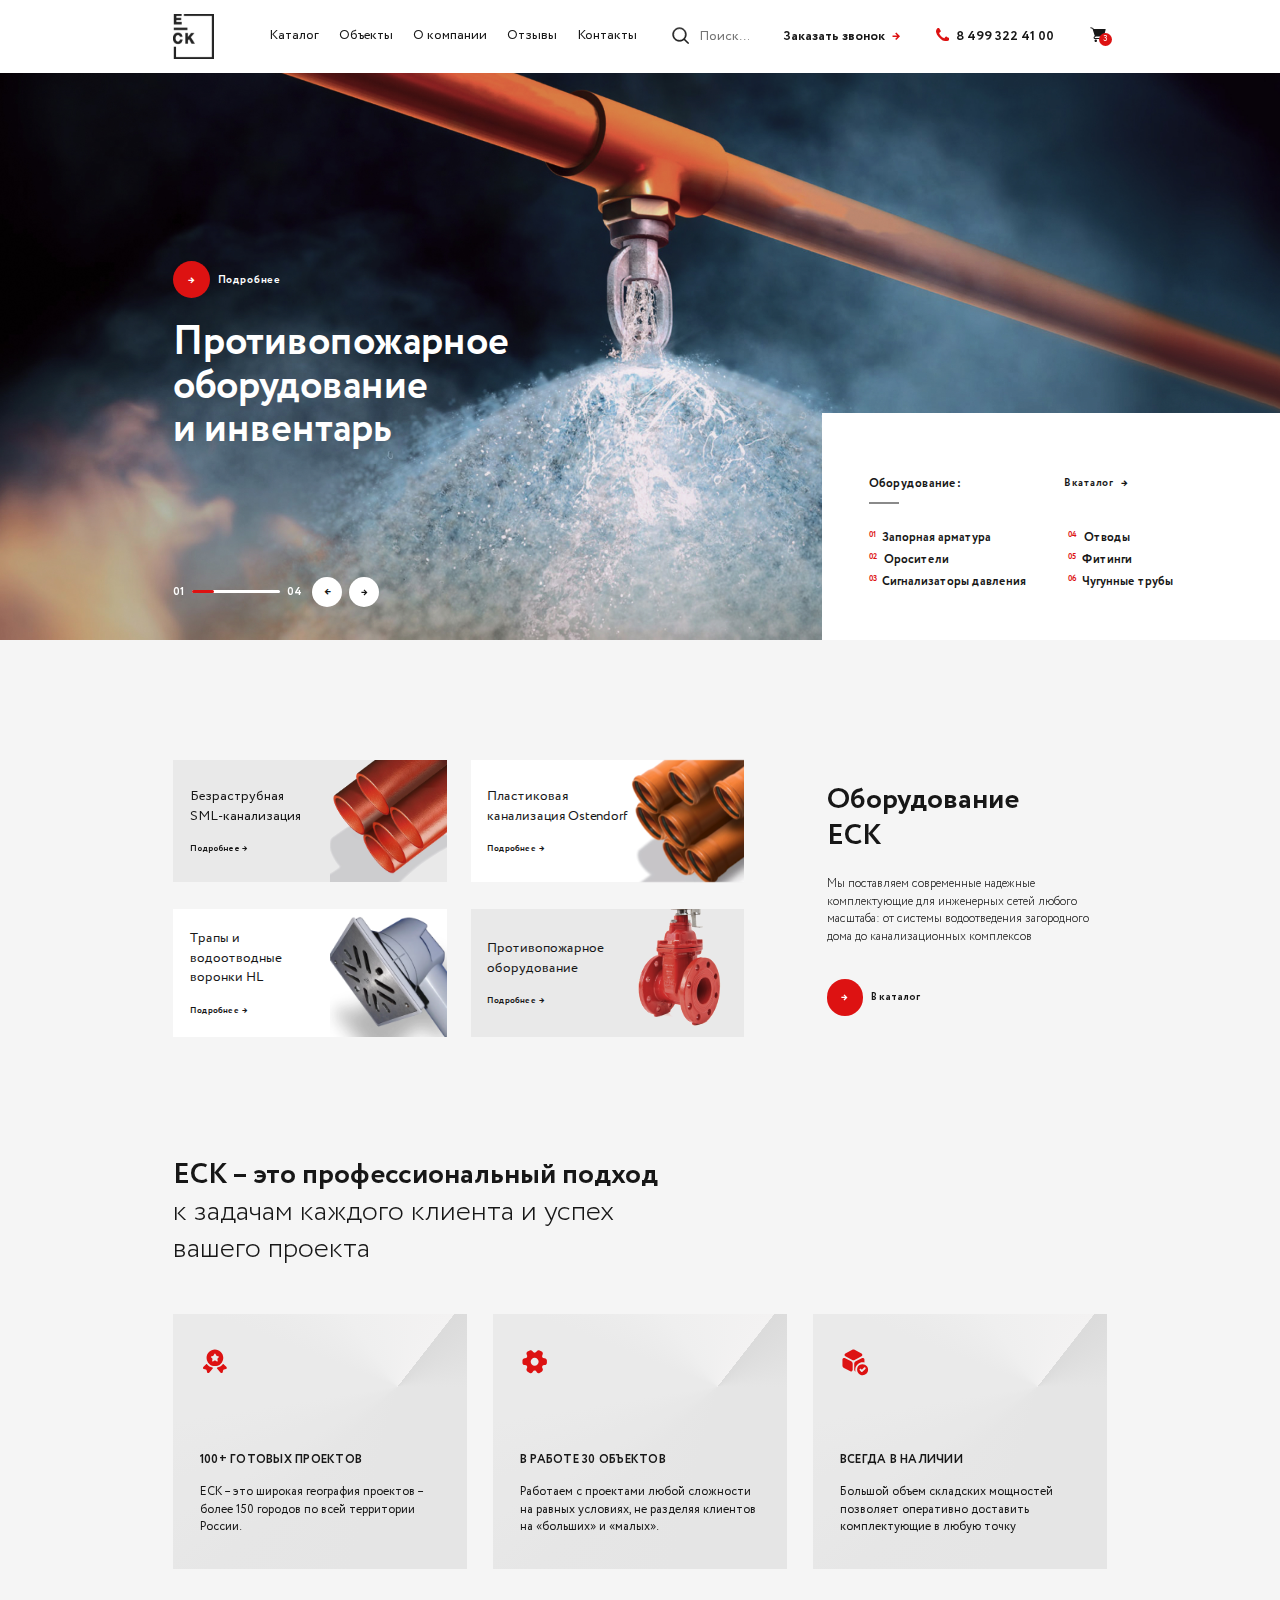
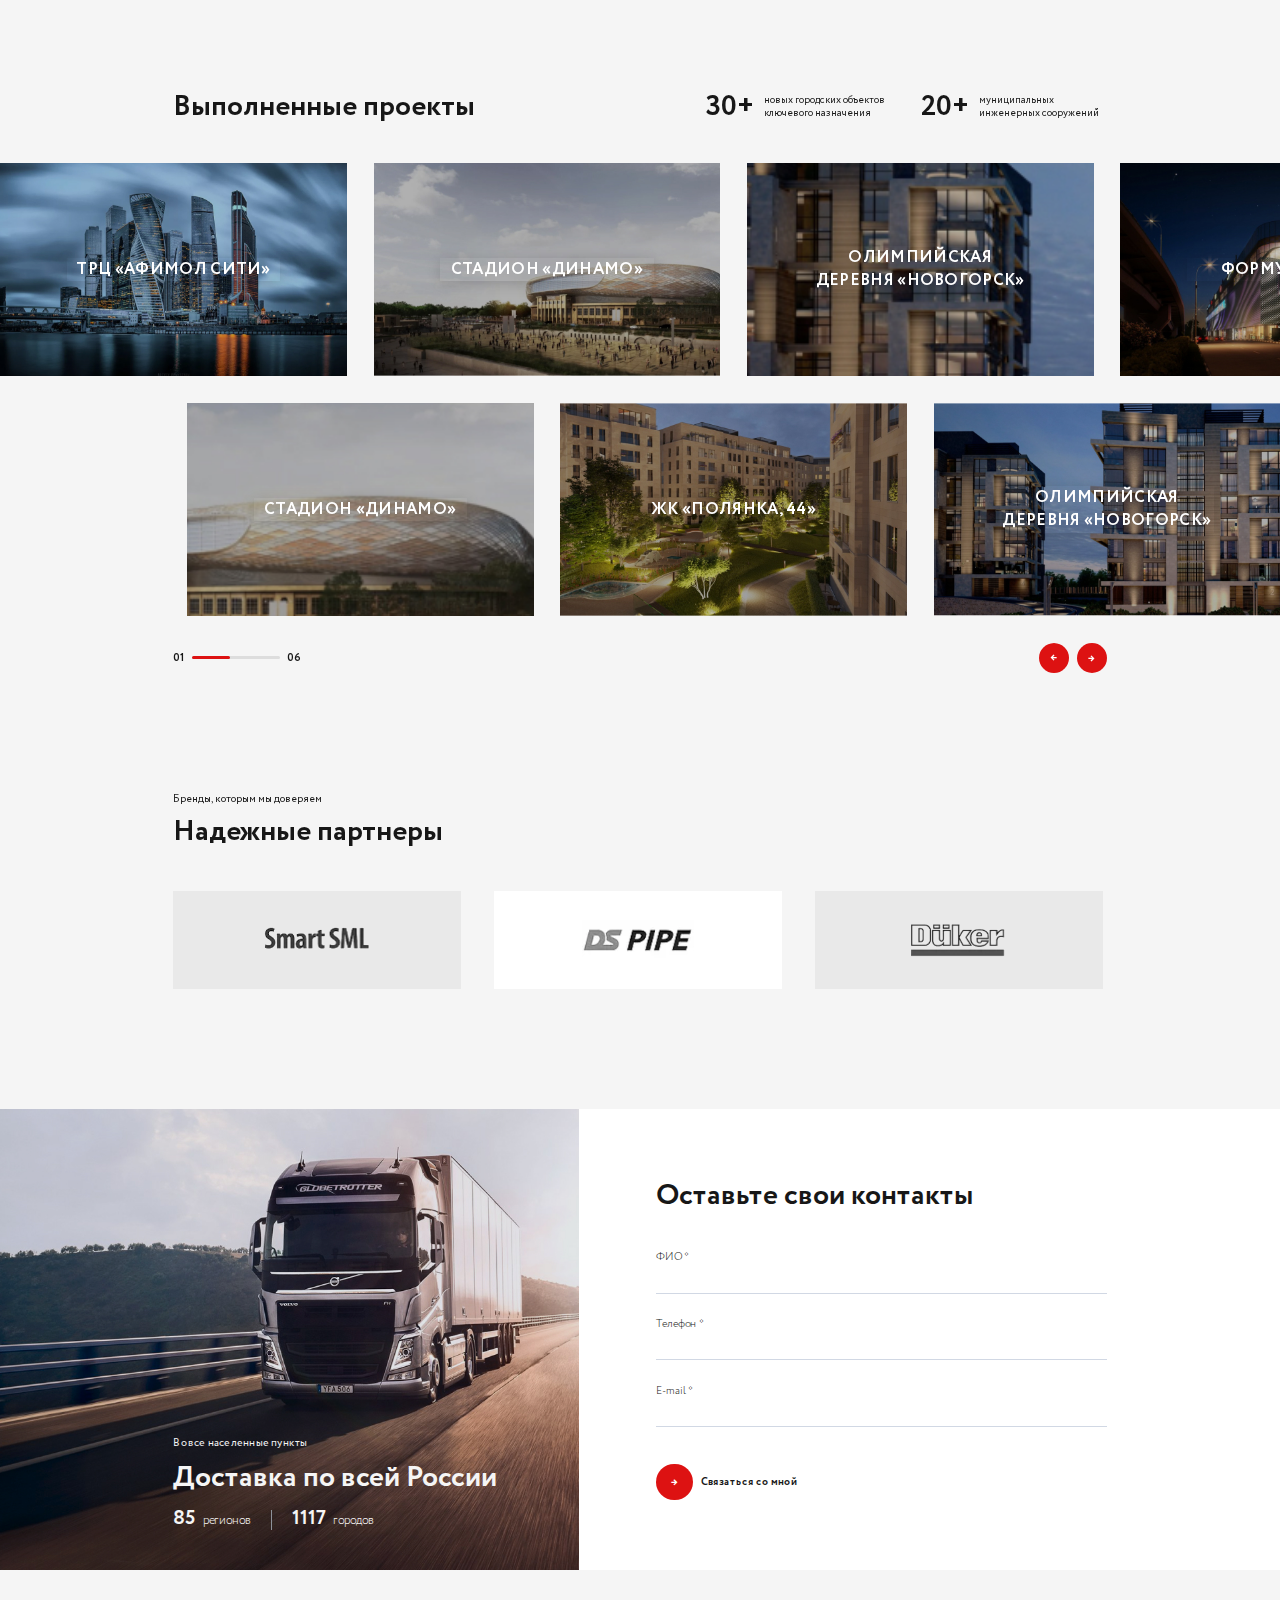
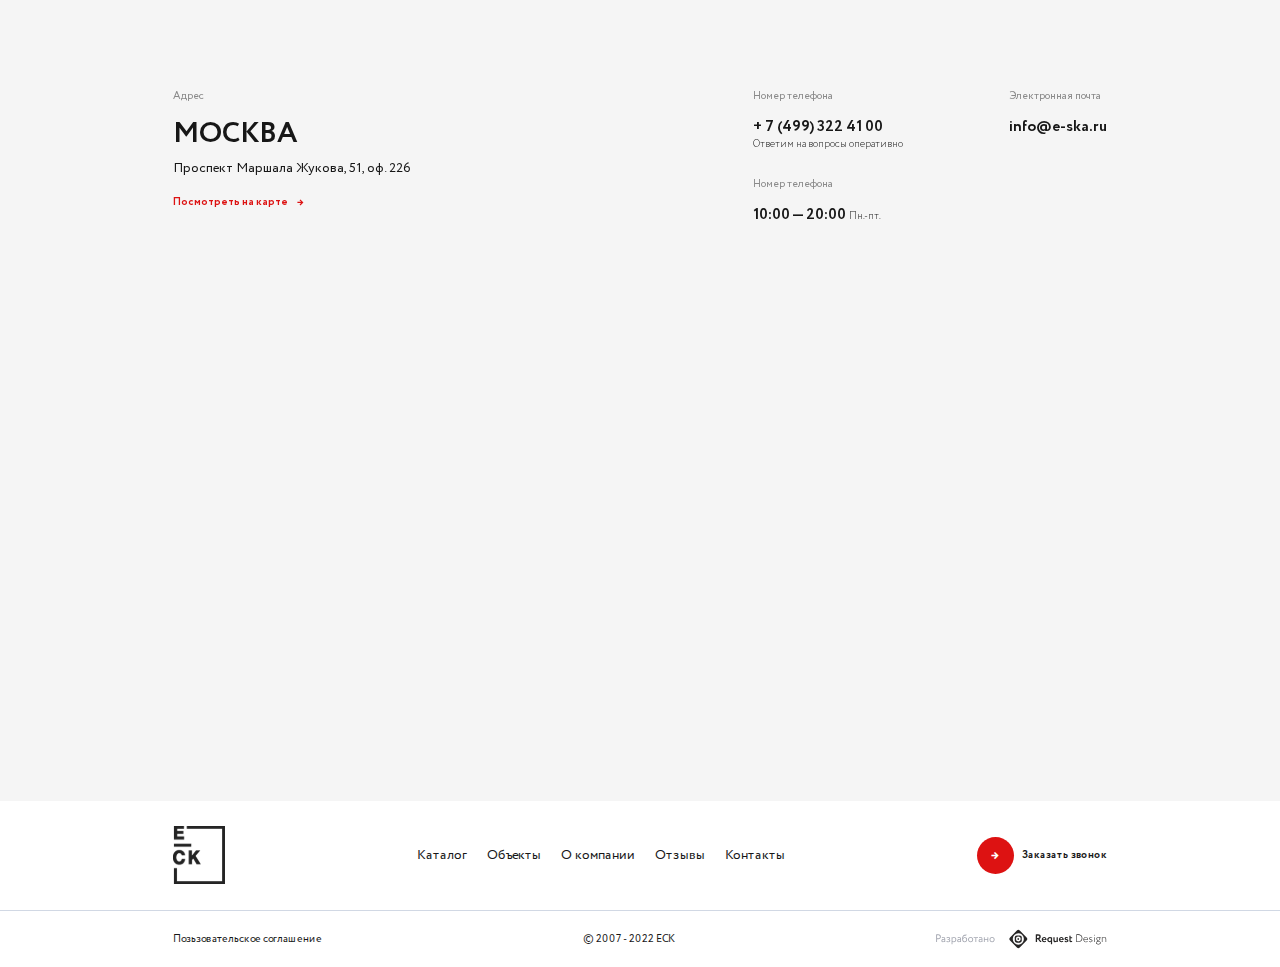
<file: main.html>
<!DOCTYPE html>
<html lang="ru">
<head>
    <meta charset="UTF-8">
    <meta name="viewport" content="width=device-width, initial-scale=1.0, shrink-to-fit=no">
    <meta name="description" content="another website">
    <title>Главная</title>

    <link rel="stylesheet" href="font/stylesheet.css">
    <link rel="stylesheet" href="css/swiper-bundle.min.css">
    <link rel="stylesheet" href="css/style.css">
</head>
<body>


<header class="header">
    <nav class="container header__container">
        <a href="/" class="header__logo">
            <img src="img/logo.svg" alt="">
        </a>
        <ul class="header__menu">
            <li class="header__menu-item">
                <a href="#">Каталог</a>
            </li>
            <li class="header__menu-item">
                <a href="#">Объекты</a>
            </li>
            <li class="header__menu-item">
                <a href="#">О компании</a>
            </li>
            <li class="header__menu-item">
                <a href="#">Отзывы</a>
            </li>
            <li class="header__menu-item">
                <a href="#">Контакты</a>
            </li>
            <div class="header__contacts-mob mobile">
                <button class="header__callback popup-callback">
                    Заказать звонок  <span class="header__callback--red">→</span>
                </button>
                <a href="tel:84993224100" class="header__phone">
                    <svg class="header__phone-icon" viewBox="0 0 20 20" fill="none" xmlns="http://www.w3.org/2000/svg">
                        <path d="M19.9563 15.4963C19.8997 15.3259 19.5398 15.0748 18.8768 14.7437C18.6972 14.6393 18.4413 14.4974 18.1101 14.3175C17.7787 14.1375 17.4778 13.9717 17.2081 13.8202C16.9379 13.6687 16.6847 13.5219 16.4481 13.3801C16.4103 13.3517 16.292 13.2689 16.0931 13.1313C15.8941 12.9941 15.7262 12.8923 15.5886 12.8258C15.4514 12.7598 15.3163 12.7266 15.1838 12.7266C14.9944 12.7266 14.7579 12.8616 14.4739 13.1313C14.1899 13.4014 13.9294 13.6947 13.6928 14.0122C13.4561 14.3296 13.2051 14.6229 12.9403 14.8928C12.675 15.1628 12.457 15.2977 12.2868 15.2977C12.2013 15.2977 12.0947 15.2739 11.967 15.2268C11.8394 15.1795 11.7422 15.139 11.6756 15.1063C11.6095 15.0729 11.4961 15.0068 11.335 14.9071C11.1736 14.8076 11.0839 14.7532 11.065 14.7437C9.76771 14.0238 8.65512 13.1999 7.727 12.2722C6.79919 11.3439 5.9752 10.2314 5.25555 8.93402C5.2461 8.91507 5.19152 8.82507 5.09216 8.66417C4.99266 8.50313 4.92634 8.38964 4.89321 8.32318C4.86007 8.25696 4.81983 8.15984 4.77256 8.03203C4.7253 7.90422 4.70157 7.79775 4.70157 7.71243C4.70157 7.54208 4.83654 7.32417 5.10644 7.05899C5.3763 6.79396 5.66993 6.54292 5.98704 6.30635C6.30441 6.06978 6.59774 5.80928 6.8677 5.5253C7.13755 5.24117 7.27247 5.00455 7.27247 4.8152C7.27247 4.68271 7.23934 4.54763 7.17312 4.41037C7.10685 4.27281 7.00506 4.10495 6.8677 3.90599C6.73028 3.70713 6.64745 3.58887 6.61899 3.55081C6.4771 3.31425 6.33048 3.06096 6.17879 2.79106C6.02709 2.52121 5.86152 2.22041 5.68152 1.88901C5.50167 1.55777 5.35973 1.302 5.25545 1.1221C4.9242 0.459356 4.67331 0.0993537 4.50281 0.0427365C4.43649 0.0143284 4.33699 0 4.20455 0C3.94873 0 3.61499 0.0472639 3.2031 0.14209C2.79106 0.236767 2.46683 0.336071 2.23006 0.4404C1.75658 0.639157 1.25473 1.21677 0.724382 2.17305C0.241444 3.063 0 3.94385 0 4.81495C0 5.07042 0.0165672 5.31898 0.0497017 5.56067C0.0828362 5.80212 0.142041 6.07441 0.227364 6.37749C0.312539 6.68048 0.381246 6.90556 0.433186 7.05212C0.485177 7.19879 0.582242 7.46153 0.724332 7.84044C0.866223 8.21924 0.951547 8.45114 0.979955 8.53636C1.31135 9.46443 1.70434 10.2929 2.15882 11.0221C2.90658 12.2342 3.92703 13.4868 5.21958 14.7794C6.51217 16.072 7.76452 17.0924 8.97666 17.8404C9.70577 18.2949 10.5346 18.6878 11.4625 19.0194C11.5478 19.0477 11.7797 19.1328 12.1583 19.2752C12.5371 19.4172 12.8 19.5143 12.9466 19.5664C13.0933 19.6185 13.3185 19.6873 13.6212 19.7726C13.9246 19.8579 14.1966 19.9171 14.4381 19.9505C14.6797 19.9832 14.9283 20 15.1838 20C16.0549 20 16.9358 19.7585 17.8259 19.2756C18.782 18.7454 19.3595 18.2435 19.5584 17.7696C19.6629 17.5331 19.762 17.2088 19.8567 16.7968C19.9516 16.3849 19.9988 16.0512 19.9988 15.7955C19.9991 15.6625 19.9848 15.5632 19.9563 15.4963Z" />
                    </svg>
                    <span>8 499 322 41 00</span>
                </a>
            </div>
        </ul>
        <form class="header__search">
            <svg class="header__search-icon" viewBox="0 0 26 26" fill="none" xmlns="http://www.w3.org/2000/svg">
                <path d="M24.7924 23.7761L18.9588 17.9437C20.5236 16.145 21.4711 13.7982 21.4711 11.2333C21.4711 5.58714 16.8776 1 11.2355 1C5.58816 1 1 5.59246 1 11.2333C1 16.8741 5.59348 21.4665 11.2355 21.4665C13.8011 21.4665 16.1484 20.5193 17.9474 18.9548L23.7811 24.7871C23.9195 24.9255 24.1058 25 24.2868 25C24.4677 25 24.654 24.9308 24.7924 24.7871C25.0692 24.5104 25.0692 24.0528 24.7924 23.7761ZM2.4318 11.2333C2.4318 6.38004 6.38124 2.43681 11.2302 2.43681C16.0845 2.43681 20.0286 6.38537 20.0286 11.2333C20.0286 16.0812 16.0845 20.035 11.2302 20.035C6.38124 20.035 2.4318 16.0865 2.4318 11.2333Z" />
            </svg>
            <input type="text" placeholder="Поиск..." class="header__search-input">
        </form>
        <svg class="header__search-close" viewBox="0 0 44 44" fill="none" xmlns="http://www.w3.org/2000/svg">
            <path d="M32.8789 10.959L10.9586 32.8793" stroke-width="3" stroke-linecap="square"/><path d="M10.9648 10.959L32.8852 32.8793" stroke-width="3" stroke-linecap="square"/>
        </svg>
        <div class="header__search-output-bg">
            <div class="header__search-output">
                <a href="#" class="header__search-output-item">
                    <div class="header__search-output-img-box">
                        <img src="img/search-image1.png" alt="">
                    </div>
                    <div class="header__search-output-text-block">
                        <div class="header__search-output-name">
                            Чугунная труба Smart SML DN 80 L=3000 мм
                        </div>
                        <div class="header__search-output-catalog-name">
                            Чугунные трубы Smart SML
                        </div>
                    </div>
                    <div class="header__search-output-price">3 678</div>
                </a>
                <a href="#" class="header__search-output-item">
                    <div class="header__search-output-img-box">
                        <img src="img/search-image2.png" alt="">
                    </div>
                    <div class="header__search-output-text-block">
                        <div class="header__search-output-name">
                            ТП-156.150P Решетка чугунная для трапа 150х150
                        </div>
                        <div class="header__search-output-catalog-name">
                            Канализационнеы трапы
                        </div>
                    </div>
                    <div class="header__search-output-price">7 478</div>
                </a>
                <a href="#" class="header__search-output-item">
                    <div class="header__search-output-img-box">
                        <img src="img/search-image3.png" alt="">
                    </div>
                    <div class="header__search-output-text-block">
                        <div class="header__search-output-name">
                            Чугунная труба Smart SML DN 80 L=3000 мм
                        </div>
                        <div class="header__search-output-catalog-name">
                            Каталог: Кровельные вопронки
                        </div>
                    </div>
                    <div class="header__search-output-price">13 678</div>
                </a>
                <a href="#" class="header__search-output-item">
                    <div class="header__search-output-img-box">
                        <img src="img/search-image1.png" alt="">
                    </div>
                    <div class="header__search-output-text-block">
                        <div class="header__search-output-name">
                            Чугунная труба Smart SML DN 80 L=3000 мм
                        </div>
                        <div class="header__search-output-catalog-name">
                            Чугунные трубы Smart SML
                        </div>
                    </div>
                    <div class="header__search-output-price">3 678</div>
                </a>
                <a href="#" class="header__search-output-item">
                    <div class="header__search-output-img-box">
                        <img src="img/search-image2.png" alt="">
                    </div>
                    <div class="header__search-output-text-block">
                        <div class="header__search-output-name">
                            ТП-156.150P Решетка чугунная для трапа 150х150
                        </div>
                        <div class="header__search-output-catalog-name">
                            Канализационнеы трапы
                        </div>
                    </div>
                    <div class="header__search-output-price">7 478</div>
                </a>
                <a href="#" class="header__search-output-item">
                    <div class="header__search-output-img-box">
                        <img src="img/search-image3.png" alt="">
                    </div>
                    <div class="header__search-output-text-block">
                        <div class="header__search-output-name">
                            Чугунная труба Smart SML DN 80 L=3000 мм
                        </div>
                        <div class="header__search-output-catalog-name">
                            Каталог: Кровельные вопронки
                        </div>
                    </div>
                    <div class="header__search-output-price">13 678</div>
                </a>
                <a href="#" class="header__search-output-item">
                    <div class="header__search-output-img-box">
                        <img src="img/search-image1.png" alt="">
                    </div>
                    <div class="header__search-output-text-block">
                        <div class="header__search-output-name">
                            Чугунная труба Smart SML DN 80 L=3000 мм
                        </div>
                        <div class="header__search-output-catalog-name">
                            Чугунные трубы Smart SML
                        </div>
                    </div>
                    <div class="header__search-output-price">3 678</div>
                </a>
                <a href="#" class="header__search-output-item">
                    <div class="header__search-output-img-box">
                        <img src="img/search-image2.png" alt="">
                    </div>
                    <div class="header__search-output-text-block">
                        <div class="header__search-output-name">
                            ТП-156.150P Решетка чугунная для трапа 150х150
                        </div>
                        <div class="header__search-output-catalog-name">
                            Канализационнеы трапы
                        </div>
                    </div>
                    <div class="header__search-output-price">7 478</div>
                </a>
                <a href="#" class="header__search-output-item">
                    <div class="header__search-output-img-box">
                        <img src="img/search-image3.png" alt="">
                    </div>
                    <div class="header__search-output-text-block">
                        <div class="header__search-output-name">
                            Чугунная труба Smart SML DN 80 L=3000 мм
                        </div>
                        <div class="header__search-output-catalog-name">
                            Каталог: Кровельные вопронки
                        </div>
                    </div>
                    <div class="header__search-output-price">13 678</div>
                </a>
            </div>
        </div>
        <button class="header__callback popup-callback desktop">
            Заказать звонок  <span class="header__callback--red">→</span>
        </button>
        <a href="tel:84993224100" class="header__phone">
            <svg class="header__phone-icon" viewBox="0 0 20 20" fill="none" xmlns="http://www.w3.org/2000/svg">
                <path d="M19.9563 15.4963C19.8997 15.3259 19.5398 15.0748 18.8768 14.7437C18.6972 14.6393 18.4413 14.4974 18.1101 14.3175C17.7787 14.1375 17.4778 13.9717 17.2081 13.8202C16.9379 13.6687 16.6847 13.5219 16.4481 13.3801C16.4103 13.3517 16.292 13.2689 16.0931 13.1313C15.8941 12.9941 15.7262 12.8923 15.5886 12.8258C15.4514 12.7598 15.3163 12.7266 15.1838 12.7266C14.9944 12.7266 14.7579 12.8616 14.4739 13.1313C14.1899 13.4014 13.9294 13.6947 13.6928 14.0122C13.4561 14.3296 13.2051 14.6229 12.9403 14.8928C12.675 15.1628 12.457 15.2977 12.2868 15.2977C12.2013 15.2977 12.0947 15.2739 11.967 15.2268C11.8394 15.1795 11.7422 15.139 11.6756 15.1063C11.6095 15.0729 11.4961 15.0068 11.335 14.9071C11.1736 14.8076 11.0839 14.7532 11.065 14.7437C9.76771 14.0238 8.65512 13.1999 7.727 12.2722C6.79919 11.3439 5.9752 10.2314 5.25555 8.93402C5.2461 8.91507 5.19152 8.82507 5.09216 8.66417C4.99266 8.50313 4.92634 8.38964 4.89321 8.32318C4.86007 8.25696 4.81983 8.15984 4.77256 8.03203C4.7253 7.90422 4.70157 7.79775 4.70157 7.71243C4.70157 7.54208 4.83654 7.32417 5.10644 7.05899C5.3763 6.79396 5.66993 6.54292 5.98704 6.30635C6.30441 6.06978 6.59774 5.80928 6.8677 5.5253C7.13755 5.24117 7.27247 5.00455 7.27247 4.8152C7.27247 4.68271 7.23934 4.54763 7.17312 4.41037C7.10685 4.27281 7.00506 4.10495 6.8677 3.90599C6.73028 3.70713 6.64745 3.58887 6.61899 3.55081C6.4771 3.31425 6.33048 3.06096 6.17879 2.79106C6.02709 2.52121 5.86152 2.22041 5.68152 1.88901C5.50167 1.55777 5.35973 1.302 5.25545 1.1221C4.9242 0.459356 4.67331 0.0993537 4.50281 0.0427365C4.43649 0.0143284 4.33699 0 4.20455 0C3.94873 0 3.61499 0.0472639 3.2031 0.14209C2.79106 0.236767 2.46683 0.336071 2.23006 0.4404C1.75658 0.639157 1.25473 1.21677 0.724382 2.17305C0.241444 3.063 0 3.94385 0 4.81495C0 5.07042 0.0165672 5.31898 0.0497017 5.56067C0.0828362 5.80212 0.142041 6.07441 0.227364 6.37749C0.312539 6.68048 0.381246 6.90556 0.433186 7.05212C0.485177 7.19879 0.582242 7.46153 0.724332 7.84044C0.866223 8.21924 0.951547 8.45114 0.979955 8.53636C1.31135 9.46443 1.70434 10.2929 2.15882 11.0221C2.90658 12.2342 3.92703 13.4868 5.21958 14.7794C6.51217 16.072 7.76452 17.0924 8.97666 17.8404C9.70577 18.2949 10.5346 18.6878 11.4625 19.0194C11.5478 19.0477 11.7797 19.1328 12.1583 19.2752C12.5371 19.4172 12.8 19.5143 12.9466 19.5664C13.0933 19.6185 13.3185 19.6873 13.6212 19.7726C13.9246 19.8579 14.1966 19.9171 14.4381 19.9505C14.6797 19.9832 14.9283 20 15.1838 20C16.0549 20 16.9358 19.7585 17.8259 19.2756C18.782 18.7454 19.3595 18.2435 19.5584 17.7696C19.6629 17.5331 19.762 17.2088 19.8567 16.7968C19.9516 16.3849 19.9988 16.0512 19.9988 15.7955C19.9991 15.6625 19.9848 15.5632 19.9563 15.4963Z" />
            </svg>
            <span class="desktop">8 499 322 41 00</span>
        </a>
        <a href="#" class="header__cart">
            <svg class="header__cart-icon" viewBox="0 0 27 27" fill="none" xmlns="http://www.w3.org/2000/svg">
                <path d="M10.125 24C11.1605 24 12 23.1605 12 22.125C12 21.0895 11.1605 20.25 10.125 20.25C9.08947 20.25 8.25 21.0895 8.25 22.125C8.25 23.1605 9.08947 24 10.125 24Z" /><path d="M19.875 24C20.9105 24 21.75 23.1605 21.75 22.125C21.75 21.0895 20.9105 20.25 19.875 20.25C18.8395 20.25 18 21.0895 18 22.125C18 23.1605 18.8395 24 19.875 24Z" /><path d="M24.8249 4.79264C24.755 4.70188 24.6653 4.62833 24.5626 4.57763C24.4599 4.52692 24.3469 4.50042 24.2324 4.50014H6.90737L6.56987 3.42764C6.53279 3.31249 6.46841 3.20801 6.38222 3.12312C6.29603 3.03823 6.19058 2.97545 6.07487 2.94014L2.99987 1.99514C2.90532 1.96609 2.80597 1.95594 2.7075 1.96528C2.60902 1.97462 2.51335 2.00326 2.42595 2.04958C2.24943 2.14311 2.1173 2.30294 2.05862 2.49389C1.99994 2.68485 2.01952 2.89129 2.11305 3.06781C2.20659 3.24433 2.36641 3.37646 2.55737 3.43514L5.24987 4.26014L8.68487 15.1126L7.46237 16.1176L7.36487 16.2151C7.06254 16.5652 6.89126 17.0095 6.88031 17.4719C6.86937 17.9343 7.01944 18.3862 7.30487 18.7501C7.50929 18.9987 7.76905 19.196 8.06337 19.3263C8.3577 19.4565 8.67841 19.516 8.99987 19.5001H21.5174C21.7163 19.5001 21.907 19.4211 22.0477 19.2805C22.1883 19.1398 22.2674 18.9491 22.2674 18.7501C22.2674 18.5512 22.1883 18.3605 22.0477 18.2198C21.907 18.0792 21.7163 18.0001 21.5174 18.0001H8.87987C8.7935 17.9972 8.70936 17.972 8.63556 17.9271C8.56177 17.8821 8.50081 17.8189 8.45859 17.7435C8.41637 17.6681 8.3943 17.583 8.39453 17.4966C8.39475 17.4102 8.41725 17.3253 8.45987 17.2501L10.2674 15.7501H21.8399C22.0112 15.7551 22.1791 15.7013 22.3155 15.5976C22.452 15.4939 22.5488 15.3465 22.5899 15.1801L24.9899 5.43014C25.0127 5.31833 25.0097 5.20279 24.9811 5.09231C24.9525 4.98184 24.8991 4.87935 24.8249 4.79264Z" />
            </svg>
            <span class="header__cart-number">3</span>
        </a>
        <div class="header__burger mobile">
            <div></div>
        </div>
    </nav>
</header>

<main>
    <section class="main-intro swiper">
        <div class="swiper-wrapper">
            <div class="main-intro__slide swiper-slide">
                <div class="main-intro__bg">
                    <img src="img/main-intro-bg1.jpeg" alt="">
                </div>
                <div class="container">
                    <a href="#" class="main-intro__slide-btn red-btn red-btn--white">
                        <div class="red-btn__icon">→</div>
                        <span>Подробнее</span>
                    </a>
                    <div class="main-intro__slide-title">
                        Противопожарное оборудование
                        <br>и инвентарь
                    </div>
                </div>
            </div>
            <div class="main-intro__slide swiper-slide">
                <div class="main-intro__bg">
                    <img src="img/main-intro-bg1.jpeg" alt="">
                </div>
                <div class="container">
                    <a href="#" class="main-intro__slide-btn red-btn red-btn--white">
                        <div class="red-btn__icon">→</div>
                        <span>Подробнее</span>
                    </a>
                    <div class="main-intro__slide-title">
                        Противопожарное оборудование
                        <br>и инвентарь
                    </div>
                </div>
            </div>
            <div class="main-intro__slide swiper-slide">
                <div class="main-intro__bg">
                    <img src="img/main-intro-bg1.jpeg" alt="">
                </div>
                <div class="container">
                    <a href="#" class="main-intro__slide-btn red-btn red-btn--white">
                        <div class="red-btn__icon">→</div>
                        <span>Подробнее</span>
                    </a>
                    <div class="main-intro__slide-title">
                        Противопожарное оборудование
                        <br>и инвентарь
                    </div>
                </div>
            </div>
            <div class="main-intro__slide swiper-slide">
                <div class="main-intro__bg">
                    <img src="img/main-intro-bg1.jpeg" alt="">
                </div>
                <div class="container">
                    <a href="#" class="main-intro__slide-btn red-btn red-btn--white">
                        <div class="red-btn__icon">→</div>
                        <span>Подробнее</span>
                    </a>
                    <div class="main-intro__slide-title">
                        Противопожарное оборудование
                        <br>и инвентарь
                    </div>
                </div>
            </div>
        </div>
        <div class="container main-intro__nav-block">
            <div class="main-intro__pagination"></div>
            <div class="main-intro__arrow main-intro__arrow--left">→</div>
            <div class="main-intro__arrow main-intro__arrow--right">→</div>
        </div>
        <div class="main-intro__links-block">
            <div class="main-intro__links-title-block">
                <div class="main-intro__links-title">Оборудование:</div>
                <a href="#" class="main-intro__links-catalog">В каталог <span>→</span></a>
            </div>
            <ul class="main-intro__list">
                <li class="main-intro__list-item">
                    <span class="main-intro__list-item-num">01</span>
                    <a href="#">Запорная арматура</a>
                </li>
                <li class="main-intro__list-item">
                    <span class="main-intro__list-item-num">02</span>
                    <a href="#">Оросители</a>
                </li>
                <li class="main-intro__list-item">
                    <span class="main-intro__list-item-num">03</span>
                    <a href="#">Сигнализаторы давления</a>
                </li>
                <li class="main-intro__list-item">
                    <span class="main-intro__list-item-num">04</span>
                    <a href="#">Отводы</a>
                </li>
                <li class="main-intro__list-item">
                    <span class="main-intro__list-item-num">05</span>
                    <a href="#">Фитинги</a>
                </li>
                <li class="main-intro__list-item">
                    <span class="main-intro__list-item-num">06</span>
                    <a href="#">Чугунные трубы</a>
                </li>
            </ul>
        </div>
    </section>
    <section class="equipment">
        <div class="container equipment__container">
            <div class="equipment__cards">
                <div class="equipment__item">
                    <div class="equipment__item-text-block">
                        <div class="equipment__item-title">
                            Безраструбная
                            <br>SML-канализация
                        </div>
                        <a href="#" class="equipment__item-link">
                            Подробнее →
                        </a>
                    </div>
                    <div class="equipment__item-img-box">
                        <img src="img/equipment-image1.png" alt="">
                    </div>
                </div>
                <div class="equipment__item">
                    <div class="equipment__item-text-block">
                        <div class="equipment__item-title">
                            Пластиковая канализация Ostendorf
                        </div>
                        <a href="#" class="equipment__item-link">
                            Подробнее →
                        </a>
                    </div>
                    <div class="equipment__item-img-box">
                        <img src="img/equipment-image2.png" alt="">
                    </div>
                </div>
                <div class="equipment__item">
                    <div class="equipment__item-text-block">
                        <div class="equipment__item-title">
                            Трапы и водоотводные воронки HL
                        </div>
                        <a href="#" class="equipment__item-link">
                            Подробнее →
                        </a>
                    </div>
                    <div class="equipment__item-img-box">
                        <img src="img/equipment-image3.png" alt="">
                    </div>
                </div>
                <div class="equipment__item">
                    <div class="equipment__item-text-block">
                        <div class="equipment__item-title">
                            Противопожарное оборудование
                        </div>
                        <a href="#" class="equipment__item-link">
                            Подробнее →
                        </a>
                    </div>
                    <div class="equipment__item-img-box">
                        <img src="img/equipment-image4.png" alt="">
                    </div>
                </div>
            </div>
            <div class="equipment__text-block">
                <div class="equipment__title">
                    Оборудование
                    <br>EСК
                </div>
                <p class="equipment__description">
                    Мы поставляем современные надежные комплектующие для инженерных сетей любого масштаба: от системы водоотведения загородного дома до канализационных комплексов
                </p>
                <a href="#" class="equipment__slide-btn red-btn">
                    <div class="red-btn__icon">→</div>
                    <span>В каталог</span>
                </a>
            </div>
        </div>
    </section>
    <section class="desc-company">
        <div class="container">
            <div class="desc-company__title">
                <span class="desc-company__title--bold">ЕСК – это профессиональный подход</span>
                <span>к задачам каждого клиента и успех вашего проекта</span>
            </div>
            <div class="desc-company__cards">
                <div class="desc-company__item">
                    <div class="desc-company__item-icon">
                        <svg viewBox="0 0 46 45" fill="none" xmlns="http://www.w3.org/2000/svg">
                            <path d="M40.7437 34.6315L37.6537 35.3627C36.9608 35.5315 36.4177 36.0565 36.2679 36.7502L35.6124 39.5065C35.2566 41.0065 33.3464 41.4752 32.3539 40.294L26.7544 33.844C26.305 33.319 26.5484 32.494 27.2226 32.3252C30.5373 31.519 33.515 29.6627 35.7061 27.019C36.0619 26.5877 36.6986 26.5315 37.0919 26.9252L41.2493 31.0877C42.6726 32.5127 42.167 34.294 40.7437 34.6315Z" /><path d="M6.00464 34.6315L9.09464 35.3627C9.78755 35.5315 10.3306 36.0565 10.4805 36.7502L11.1359 39.5065C11.4917 41.0065 13.4019 41.4752 14.3945 40.294L19.9939 33.844C20.4434 33.319 20.1999 32.494 19.5257 32.3252C16.211 31.519 13.2334 29.6627 11.0423 27.019C10.6865 26.5877 10.0497 26.5315 9.65646 26.9252L5.49901 31.0877C4.07574 32.5127 4.58137 34.294 6.00464 34.6315Z" /><path d="M23.4211 3.75C16.1736 3.75 10.312 9.61875 10.312 16.875C10.312 19.5938 11.1173 22.0875 12.5031 24.1688C14.5256 27.1688 17.728 29.2875 21.4547 29.8312C22.0915 29.9438 22.7469 30 23.4211 30C24.0953 30 24.7507 29.9438 25.3875 29.8312C29.1142 29.2875 32.3165 27.1688 34.3391 24.1688C35.7249 22.0875 36.5302 19.5938 36.5302 16.875C36.5302 9.61875 30.6685 3.75 23.4211 3.75ZM29.1516 16.4625L27.5973 18.0187C27.3351 18.2812 27.1853 18.7875 27.2789 19.1625L27.7284 21.0938C28.0842 22.6125 27.2789 23.2125 25.9306 22.4062L24.0578 21.3C23.7207 21.0938 23.1589 21.0938 22.8218 21.3L20.9491 22.4062C19.6007 23.1938 18.7955 22.6125 19.1513 21.0938L19.6007 19.1625C19.6756 18.8063 19.5446 18.2812 19.2824 18.0187L17.6906 16.4625C16.7729 15.5437 17.0726 14.625 18.346 14.4187L20.3498 14.0813C20.6869 14.025 21.0802 13.725 21.23 13.425L22.3349 11.2125C22.9342 10.0125 23.908 10.0125 24.5073 11.2125L25.6122 13.425C25.762 13.725 26.1553 14.025 26.5111 14.0813L28.5149 14.4187C29.7696 14.625 30.0693 15.5437 29.1516 16.4625Z" />
                        </svg>
                    </div>
                    <div class="desc-company__item-text-block">
                        <div class="desc-company__item-title">100+ готовых проектов</div>
                        <p class="desc-company__item-description">
                            ЕСК – это широкая география проектов – более 150 городов по всей территории России.
                        </p>
                    </div>
                </div>
                <div class="desc-company__item">
                    <div class="desc-company__item-icon">
                        <svg viewBox="0 0 45 45" fill="none" xmlns="http://www.w3.org/2000/svg">
                            <path d="M37.6875 17.2877C34.2938 17.2877 32.9063 14.8877 34.5938 11.9439C35.5688 10.2377 34.9875 8.06269 33.2813 7.08769L30.0375 5.23144C28.5563 4.35019 26.6438 4.87519 25.7625 6.35644L25.5563 6.71269C23.8688 9.65644 21.0938 9.65644 19.3875 6.71269L19.1813 6.35644C18.3375 4.87519 16.425 4.35019 14.9438 5.23144L11.7 7.08769C9.99375 8.06269 9.4125 10.2564 10.3875 11.9627C12.0938 14.8877 10.7063 17.2877 7.3125 17.2877C5.3625 17.2877 3.75 18.8814 3.75 20.8502V24.1502C3.75 26.1002 5.34375 27.7127 7.3125 27.7127C10.7063 27.7127 12.0938 30.1127 10.3875 33.0564C9.4125 34.7627 9.99375 36.9377 11.7 37.9127L14.9438 39.7689C16.425 40.6502 18.3375 40.1252 19.2188 38.6439L19.425 38.2877C21.1125 35.3439 23.8875 35.3439 25.5938 38.2877L25.8 38.6439C26.6813 40.1252 28.5938 40.6502 30.075 39.7689L33.3188 37.9127C35.025 36.9377 35.6063 34.7439 34.6313 33.0564C32.925 30.1127 34.3125 27.7127 37.7063 27.7127C39.6563 27.7127 41.2688 26.1189 41.2688 24.1502V20.8502C41.25 18.9002 39.6563 17.2877 37.6875 17.2877ZM22.5 28.5939C19.1438 28.5939 16.4063 25.8564 16.4063 22.5002C16.4063 19.1439 19.1438 16.4064 22.5 16.4064C25.8563 16.4064 28.5938 19.1439 28.5938 22.5002C28.5938 25.8564 25.8563 28.5939 22.5 28.5939Z" />
                        </svg>
                    </div>
                    <div class="desc-company__item-text-block">
                        <div class="desc-company__item-title">В работе 30 объектов</div>
                        <p class="desc-company__item-description">
                            Работаем с проектами любой сложности
                            <br>на равных условиях, не разделяя клиентов на «больших» и «малых».
                        </p>
                    </div>
                </div>
                <div class="desc-company__item">
                    <div class="desc-company__item-icon">
                        <svg viewBox="0 0 42 42" fill="none" xmlns="http://www.w3.org/2000/svg">
                            <path d="M30.7998 9.29273L20.9123 3.97273C19.8623 3.41273 18.6198 3.41273 17.5698 3.97273L7.69984 9.29273C6.98234 9.69523 6.52734 10.4652 6.52734 11.3052C6.52734 12.1627 6.96484 12.9327 7.69984 13.3177L17.5873 18.6377C18.1123 18.9177 18.6898 19.0577 19.2498 19.0577C19.8098 19.0577 20.4048 18.9177 20.9123 18.6377L30.7998 13.3177C31.5173 12.9327 31.9723 12.1627 31.9723 11.3052C31.9723 10.4652 31.5173 9.69523 30.7998 9.29273Z" /><path d="M15.96 20.4925L6.7725 15.9075C6.055 15.54 5.25 15.5925 4.5675 15.995C3.9025 16.415 3.5 17.1325 3.5 17.92V26.6C3.5 28.105 4.34 29.4525 5.6875 30.135L14.875 34.72C15.19 34.8775 15.54 34.965 15.89 34.965C16.2925 34.965 16.7125 34.8425 17.08 34.6325C17.745 34.2125 18.1475 33.495 18.1475 32.7075V24.0275C18.13 22.5225 17.29 21.175 15.96 20.4925Z" /><path d="M35.0001 17.92V22.225C34.1601 21.98 33.2676 21.875 32.3751 21.875C29.9951 21.875 27.6676 22.6975 25.8301 24.1675C23.3101 26.145 21.8751 29.1375 21.8751 32.375C21.8751 33.2325 21.9801 34.09 22.2076 34.9125C21.9451 34.8775 21.6826 34.7725 21.4376 34.615C20.7726 34.2125 20.3701 33.495 20.3701 32.7075V24.0275C20.3701 22.5225 21.2101 21.175 22.5401 20.4925L31.7276 15.9075C32.4451 15.54 33.2501 15.5925 33.9326 15.995C34.5976 16.415 35.0001 17.1325 35.0001 17.92Z" /><path d="M38.465 27.4227C37.03 25.6552 34.8425 24.5352 32.375 24.5352C30.52 24.5352 28.805 25.1827 27.4575 26.2677C25.6375 27.7027 24.5 29.9252 24.5 32.4102C24.5 33.8802 24.92 35.2802 25.6375 36.4702C26.11 37.2577 26.705 37.9402 27.405 38.5002H27.4225C28.77 39.6202 30.5025 40.2852 32.375 40.2852C34.37 40.2852 36.1725 39.5502 37.555 38.3252C38.1675 37.8002 38.6925 37.1702 39.1125 36.4702C39.83 35.2802 40.25 33.8802 40.25 32.4102C40.25 30.5202 39.585 28.7702 38.465 27.4227ZM36.33 31.4302L32.13 35.3152C31.885 35.5427 31.5525 35.6652 31.2375 35.6652C30.905 35.6652 30.5725 35.5427 30.31 35.2802L28.3675 33.3377C27.86 32.8302 27.86 31.9902 28.3675 31.4827C28.875 30.9752 29.715 30.9752 30.2225 31.4827L31.2725 32.5327L34.545 29.5052C35.07 29.0152 35.91 29.0502 36.4 29.5752C36.9075 30.1177 36.8725 30.9402 36.33 31.4302Z" />
                        </svg>
                    </div>
                    <div class="desc-company__item-text-block">
                        <div class="desc-company__item-title">всегда в наличии</div>
                        <p class="desc-company__item-description">
                            Большой объем складских мощностей позволяет оперативно доставить комплектующие в любую точку
                        </p>
                    </div>
                </div>
            </div>
        </div>
    </section>
    <section class="completed">
        <div class="container">
            <div class="completed__title-block">
                <div class="completed__title">Выполненные проекты</div>
                <div class="completed__description-block">
                    <div class="completed__description">
                        <span class="completed__description--number">30+</span>
                        <span class="completed__description--text">новых городских объектов ключевого назначения</span>
                    </div>
                    <div class="completed__description">
                        <span class="completed__description--number">20+</span>
                        <span class="completed__description--text">муниципальных инженерных сооружений</span>
                    </div>
                </div>
            </div>
        </div>
        <div class="completed__slider completed__slider--main swiper">
            <div class="swiper-wrapper">
                <div class="completed__slide swiper-slide">
                    <div class="completed__slide-bg">
                        <img src="img/completed-img1.jpeg" alt="">
                    </div>
                    <div class="completed__slide-name">ТРЦ «АФИМОЛ СИТИ»</div>
                </div>
                <div class="completed__slide swiper-slide">
                    <div class="completed__slide-bg">
                        <img src="img/completed-img2.jpeg" alt="">
                    </div>
                    <div class="completed__slide-name">СТАДИОН «ДИНАМО»</div>
                </div>
                <div class="completed__slide swiper-slide">
                    <div class="completed__slide-bg">
                        <img src="img/completed-img3.jpeg" alt="">
                    </div>
                    <div class="completed__slide-name">ОЛИМПИЙСКАЯ ДЕРЕВНЯ «НОВОГОРСК»</div>
                </div>
                <div class="completed__slide swiper-slide">
                    <div class="completed__slide-bg">
                        <img src="img/completed-img4.jpeg" alt="">
                    </div>
                    <div class="completed__slide-name">ФОРМУЛА КИНО</div>
                </div>
                <div class="completed__slide swiper-slide">
                    <div class="completed__slide-bg">
                        <img src="img/completed-img5.jpeg" alt="">
                    </div>
                    <div class="completed__slide-name">ЖК «ПОЛЯНКА, 44»</div>
                </div>
                <div class="completed__slide swiper-slide">
                    <div class="completed__slide-bg">
                        <img src="img/completed-img6.jpeg" alt="">
                    </div>
                    <div class="completed__slide-name">ОЛИМПИЙСКАЯ ДЕРЕВНЯ «НОВОГОРСК»</div>
                </div>
                <div class="completed__slide swiper-slide">
                    <div class="completed__slide-bg">
                        <img src="img/completed-img7.jpeg" alt="">
                    </div>
                    <div class="completed__slide-name">СТАДИОН «ДИНАМО»</div>
                </div>
                <div class="completed__slide swiper-slide">
                    <div class="completed__slide-bg">
                        <img src="img/completed-img8.jpeg" alt="">
                    </div>
                    <div class="completed__slide-name">ФАБРИКА «БОЛЬШЕВИК»</div>
                </div>
                <div class="completed__slide swiper-slide">
                    <div class="completed__slide-bg">
                        <img src="img/completed-img7.jpeg" alt="">
                    </div>
                    <div class="completed__slide-name">СТАДИОН «ДИНАМО»</div>
                </div>
                <div class="completed__slide swiper-slide">
                    <div class="completed__slide-bg">
                        <img src="img/completed-img5.jpeg" alt="">
                    </div>
                    <div class="completed__slide-name">ЖК «ПОЛЯНКА, 44»</div>
                </div>
                <div class="completed__slide swiper-slide">
                    <div class="completed__slide-bg">
                        <img src="img/completed-img6.jpeg" alt="">
                    </div>
                    <div class="completed__slide-name">ОЛИМПИЙСКАЯ ДЕРЕВНЯ «НОВОГОРСК»</div>
                </div>
                <div class="completed__slide swiper-slide">
                    <div class="completed__slide-bg">
                        <img src="img/completed-img8.jpeg" alt="">
                    </div>
                    <div class="completed__slide-name">ФАБРИКА «БОЛЬШЕВИК»</div>
                </div>
                <div class="completed__slide swiper-slide">
                    <div class="completed__slide-bg">
                        <img src="img/completed-img3.jpeg" alt="">
                    </div>
                    <div class="completed__slide-name">ОЛИМПИЙСКАЯ ДЕРЕВНЯ «НОВОГОРСК»</div>
                </div>
                <div class="completed__slide swiper-slide">
                    <div class="completed__slide-bg">
                        <img src="img/completed-img4.jpeg" alt="">
                    </div>
                    <div class="completed__slide-name">ФОРМУЛА КИНО</div>
                </div>
                <div class="completed__slide swiper-slide">
                    <div class="completed__slide-bg">
                        <img src="img/completed-img1.jpeg" alt="">
                    </div>
                    <div class="completed__slide-name">ТРЦ «АФИМОЛ СИТИ»</div>
                </div>
            </div>
        </div>
        <div class="container completed__nav-block">
            <div class="completed__pagination"></div>
            <div class="completed__arrow-block">
                <div class="completed__arrow completed__arrow--left">→</div>
                <div class="completed__arrow completed__arrow--right">→</div>
            </div>
        </div>
    </section>
    <section class="partners">
        <div class="container">
            <div class="partners__title-block">
                <div class="partners__sub-title">Бренды, которым мы доверяем</div>
                <div class="partners__title">Надежные партнеры</div>
            </div>
            <div class="partners__cards">
                <a href="#" class="partners__item">
                    <img src="img/partners-img1.svg" alt="">
                </a>
                <a href="#" class="partners__item">
                    <img src="img/partners-img2.svg" alt="">
                </a>
                <a href="#" class="partners__item">
                    <img src="img/partners-img3.svg" alt="">
                </a>
            </div>
        </div>
    </section>
    <section class="feedback">
        <div class="feedback__bg">
            <img src="img/feedback-bg.jpeg" alt="">
        </div>
        <div class="container feedback__container">
            <div class="feedback__title-block">
                <div class="feedback__sub-title">Во все населенные пункты</div>
                <div class="feedback__title">Доставка по всей России</div>
                <div class="feedback__stats-block">
                    <span class="feedback__stats-text">
                        <b>85</b> регионов
                    </span>
                    <span class="feedback__stats-text">
                        <b>1117</b> городов
                    </span>
                </div>
            </div>
            <form class="feedback__form">
                <div class="feedback__form-title">Оставьте свои контакты</div>
                <label class="feedback__label">
                    <div class="feedback__label-name">ФИО * </div>
                    <input type="text" class="feedback__input" required>
                </label>
                <label class="feedback__label">
                    <div class="feedback__label-name">Телефон *</div>
                    <input type="tel" class="feedback__input mask-phone" required>
                </label>
                <label class="feedback__label">
                    <div class="feedback__label-name">E-mail *</div>
                    <input type="email" class="feedback__input" required>
                </label>
                <button type="submit" class="feedback__slide-btn red-btn">
                    <div class="red-btn__icon">→</div>
                    <span>Связаться со мной</span>
                </button>
            </form>
        </div>
    </section>
    <section class="contacts">
        <div class="container contacts__container">
            <div class="contacts__address-block">
                <div class="contacts__info-name">Адрес</div>
                <div class="contacts__city-name">МОСКВА</div>
                <div class="contacts__address">Проспект Маршала Жукова, 51, оф. 226</div>
                <a href="#" class="contacts__address-link">
                    Посмотреть на карте <span>→</span>
                </a>
            </div>
            <div class="contacts__info-content">
                <div class="contacts__phone-block">
                    <div class="contacts__info-name">Номер телефона</div>
                    <a href="tel:+74993224100" class="contacts__info-title-text">+ 7 (499) 322 41 00</a>
                    <div class="contacts__info-text">Ответим на вопросы оперативно</div>
                </div>
                <div class="contacts__email-block">
                    <div class="contacts__info-name">Электронная почта</div>
                    <div class="contacts__info-title-text">info@e-ska.ru</div>
                </div>
                <div class="contacts__work-time-block">
                    <div class="contacts__info-name">Номер телефона</div>
                    <div class="contacts__info-text">
                        <span class="contacts__info-title-text">10:00 — 20:00 </span>
                        <span>Пн.-пт.</span>
                    </div>
                </div>
            </div>
            <div id="map" class="contacts__map"></div>
        </div>

        <script src="https://api-maps.yandex.ru/2.1/?apikey=c9e39c09-0f62-4828-b0ce-7ca99a606b15&lang=ru_RU" type="text/javascript"></script>
        <script src="js/map.js"></script>
    </section>
</main>

<footer class="footer">
    <div class="footer__content">
        <nav class="container footer__container">
            <a href="/" class="footer__logo">
                <img src="img/logo.svg" alt="">
            </a>
            <ul class="footer__menu">
                <li class="footer__menu-item">
                    <a href="#">Каталог</a>
                </li>
                <li class="footer__menu-item">
                    <a href="#">Объекты</a>
                </li>
                <li class="footer__menu-item">
                    <a href="#">О компании</a>
                </li>
                <li class="footer__menu-item">
                    <a href="#">Отзывы</a>
                </li>
                <li class="footer__menu-item">
                    <a href="#">Контакты</a>
                </li>
            </ul>
            <button type="button" class="footer__btn popup-callback">
                <div class="footer__btn-icon">→</div>
                <span>Заказать звонок</span>
            </button>
        </nav>
    </div>
    <div class="footer__content">
        <div class="container footer__container">
            <a href="#" class="footer__link">Позьзовательское соглашение</a>
            <div class="footer__copyright">© 2007 - 2022 ECK</div>
            <a href="#" class="footer__req-logo">
                <img src="img/req-logo.svg" alt="" class="desktop">
                <img src="img/req-logo-mob.svg" alt="" class="mobile">
            </a>
        </div>
    </div>
</footer>

<div class="modal-callback">
    <div class="modal-callback__bg"></div>
    <div class="modal-callback__content modal-callback__content--first">
        <div class="modal-callback__close"></div>
        <div class="modal-callback__title">Заказать звонок</div>
        <div class="modal-callback__description">Отправьте нам свой номер телефона и мы Вам перезвоним!</div>
        <form onsubmit="return false" class="modal-callback__form">
            <label class="modal-callback__label">
                <input type="tel" class="modal-callback__input mask-phone" placeholder="+7 ( ___ ) ___ - __ - __" required>
            </label>
            <button type="submit" class="modal-callback__btn red-btn">
                <div class="red-btn__icon">→</div>
                <span>Связаться со мной</span>
            </button>
        </form>
    </div>
    <div class="modal-callback__content modal-callback__content--second">
        <div class="modal-callback__close"></div>
        <div class="modal-callback__check-icon">
            <svg viewBox="0 0 33 24" fill="none" xmlns="http://www.w3.org/2000/svg">
                <path d="M30 3L11.4375 22L3 13.3636" stroke-width="4" stroke-linecap="square" stroke-linejoin="round"/>
            </svg>
        </div>
        <div class="modal-callback__title">Ваша заявка принята!</div>
        <div class="modal-callback__description">Наши специалисты свяжуться с вами в ближайшее время</div>
    </div>
</div>


<script src="js/jquery-3.6.0.min.js"></script>
<script src="js/swiper-bundle.min.js"></script>
<script src="js/jquery.maskedinput.min.js"></script>
<script src="js/swiper.js"></script>
<script src="js/main.js"></script>
</body>
</html>
</file>
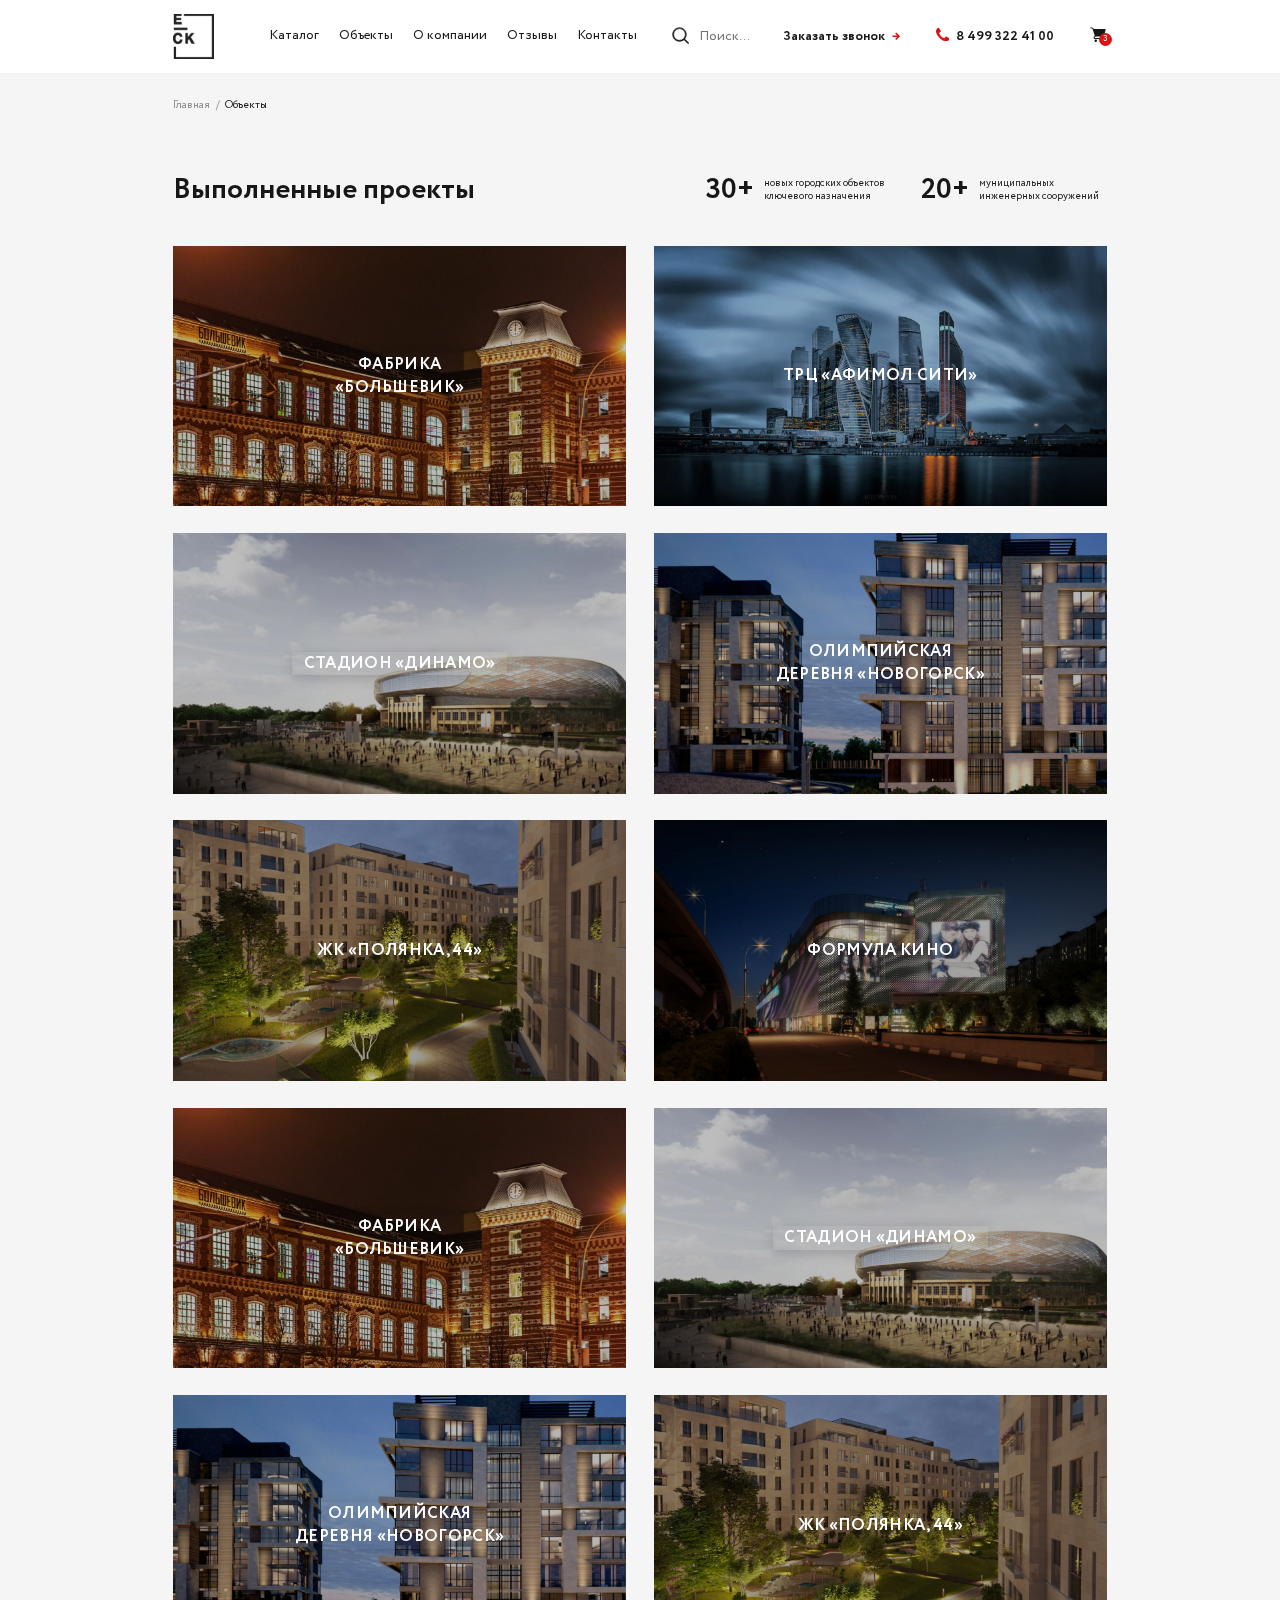
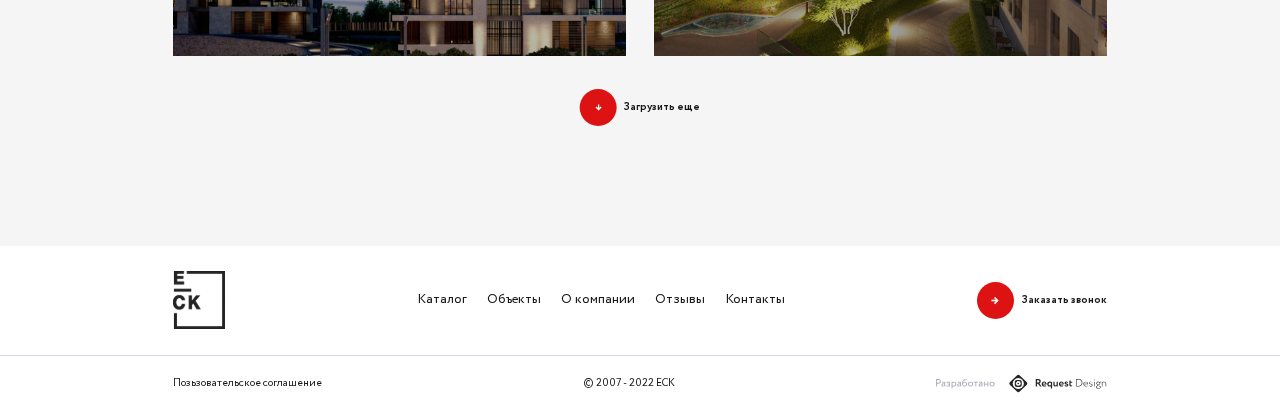
<file: portfolio.html>
<!DOCTYPE html>
<html lang="ru">
<head>
    <meta charset="UTF-8">
    <meta name="viewport" content="width=device-width, initial-scale=1.0, shrink-to-fit=no">
    <meta name="description" content="another website">
    <title>Корзина товаров</title>

    <link rel="stylesheet" href="font/stylesheet.css">
    <link rel="stylesheet" href="css/swiper-bundle.min.css">
    <link rel="stylesheet" href="css/style.css">
</head>
<body>


<header class="header">
    <nav class="container header__container">
        <a href="/" class="header__logo">
            <img src="img/logo.svg" alt="">
        </a>
        <ul class="header__menu">
            <li class="header__menu-item">
                <a href="#">Каталог</a>
            </li>
            <li class="header__menu-item">
                <a href="#">Объекты</a>
            </li>
            <li class="header__menu-item">
                <a href="#">О компании</a>
            </li>
            <li class="header__menu-item">
                <a href="#">Отзывы</a>
            </li>
            <li class="header__menu-item">
                <a href="#">Контакты</a>
            </li>
            <div class="header__contacts-mob mobile">
                <button class="header__callback popup-callback">
                    Заказать звонок  <span class="header__callback--red">→</span>
                </button>
                <a href="tel:84993224100" class="header__phone">
                    <svg class="header__phone-icon" viewBox="0 0 20 20" fill="none" xmlns="http://www.w3.org/2000/svg">
                        <path d="M19.9563 15.4963C19.8997 15.3259 19.5398 15.0748 18.8768 14.7437C18.6972 14.6393 18.4413 14.4974 18.1101 14.3175C17.7787 14.1375 17.4778 13.9717 17.2081 13.8202C16.9379 13.6687 16.6847 13.5219 16.4481 13.3801C16.4103 13.3517 16.292 13.2689 16.0931 13.1313C15.8941 12.9941 15.7262 12.8923 15.5886 12.8258C15.4514 12.7598 15.3163 12.7266 15.1838 12.7266C14.9944 12.7266 14.7579 12.8616 14.4739 13.1313C14.1899 13.4014 13.9294 13.6947 13.6928 14.0122C13.4561 14.3296 13.2051 14.6229 12.9403 14.8928C12.675 15.1628 12.457 15.2977 12.2868 15.2977C12.2013 15.2977 12.0947 15.2739 11.967 15.2268C11.8394 15.1795 11.7422 15.139 11.6756 15.1063C11.6095 15.0729 11.4961 15.0068 11.335 14.9071C11.1736 14.8076 11.0839 14.7532 11.065 14.7437C9.76771 14.0238 8.65512 13.1999 7.727 12.2722C6.79919 11.3439 5.9752 10.2314 5.25555 8.93402C5.2461 8.91507 5.19152 8.82507 5.09216 8.66417C4.99266 8.50313 4.92634 8.38964 4.89321 8.32318C4.86007 8.25696 4.81983 8.15984 4.77256 8.03203C4.7253 7.90422 4.70157 7.79775 4.70157 7.71243C4.70157 7.54208 4.83654 7.32417 5.10644 7.05899C5.3763 6.79396 5.66993 6.54292 5.98704 6.30635C6.30441 6.06978 6.59774 5.80928 6.8677 5.5253C7.13755 5.24117 7.27247 5.00455 7.27247 4.8152C7.27247 4.68271 7.23934 4.54763 7.17312 4.41037C7.10685 4.27281 7.00506 4.10495 6.8677 3.90599C6.73028 3.70713 6.64745 3.58887 6.61899 3.55081C6.4771 3.31425 6.33048 3.06096 6.17879 2.79106C6.02709 2.52121 5.86152 2.22041 5.68152 1.88901C5.50167 1.55777 5.35973 1.302 5.25545 1.1221C4.9242 0.459356 4.67331 0.0993537 4.50281 0.0427365C4.43649 0.0143284 4.33699 0 4.20455 0C3.94873 0 3.61499 0.0472639 3.2031 0.14209C2.79106 0.236767 2.46683 0.336071 2.23006 0.4404C1.75658 0.639157 1.25473 1.21677 0.724382 2.17305C0.241444 3.063 0 3.94385 0 4.81495C0 5.07042 0.0165672 5.31898 0.0497017 5.56067C0.0828362 5.80212 0.142041 6.07441 0.227364 6.37749C0.312539 6.68048 0.381246 6.90556 0.433186 7.05212C0.485177 7.19879 0.582242 7.46153 0.724332 7.84044C0.866223 8.21924 0.951547 8.45114 0.979955 8.53636C1.31135 9.46443 1.70434 10.2929 2.15882 11.0221C2.90658 12.2342 3.92703 13.4868 5.21958 14.7794C6.51217 16.072 7.76452 17.0924 8.97666 17.8404C9.70577 18.2949 10.5346 18.6878 11.4625 19.0194C11.5478 19.0477 11.7797 19.1328 12.1583 19.2752C12.5371 19.4172 12.8 19.5143 12.9466 19.5664C13.0933 19.6185 13.3185 19.6873 13.6212 19.7726C13.9246 19.8579 14.1966 19.9171 14.4381 19.9505C14.6797 19.9832 14.9283 20 15.1838 20C16.0549 20 16.9358 19.7585 17.8259 19.2756C18.782 18.7454 19.3595 18.2435 19.5584 17.7696C19.6629 17.5331 19.762 17.2088 19.8567 16.7968C19.9516 16.3849 19.9988 16.0512 19.9988 15.7955C19.9991 15.6625 19.9848 15.5632 19.9563 15.4963Z" />
                    </svg>
                    <span>8 499 322 41 00</span>
                </a>
            </div>
        </ul>
        <form class="header__search">
            <svg class="header__search-icon" viewBox="0 0 26 26" fill="none" xmlns="http://www.w3.org/2000/svg">
                <path d="M24.7924 23.7761L18.9588 17.9437C20.5236 16.145 21.4711 13.7982 21.4711 11.2333C21.4711 5.58714 16.8776 1 11.2355 1C5.58816 1 1 5.59246 1 11.2333C1 16.8741 5.59348 21.4665 11.2355 21.4665C13.8011 21.4665 16.1484 20.5193 17.9474 18.9548L23.7811 24.7871C23.9195 24.9255 24.1058 25 24.2868 25C24.4677 25 24.654 24.9308 24.7924 24.7871C25.0692 24.5104 25.0692 24.0528 24.7924 23.7761ZM2.4318 11.2333C2.4318 6.38004 6.38124 2.43681 11.2302 2.43681C16.0845 2.43681 20.0286 6.38537 20.0286 11.2333C20.0286 16.0812 16.0845 20.035 11.2302 20.035C6.38124 20.035 2.4318 16.0865 2.4318 11.2333Z" />
            </svg>
            <input type="text" placeholder="Поиск..." class="header__search-input">
        </form>
        <svg class="header__search-close" viewBox="0 0 44 44" fill="none" xmlns="http://www.w3.org/2000/svg">
            <path d="M32.8789 10.959L10.9586 32.8793" stroke-width="3" stroke-linecap="square"/><path d="M10.9648 10.959L32.8852 32.8793" stroke-width="3" stroke-linecap="square"/>
        </svg>
        <div class="header__search-output-bg">
            <div class="header__search-output">
                <a href="#" class="header__search-output-item">
                    <div class="header__search-output-img-box">
                        <img src="img/search-image1.png" alt="">
                    </div>
                    <div class="header__search-output-text-block">
                        <div class="header__search-output-name">
                            Чугунная труба Smart SML DN 80 L=3000 мм
                        </div>
                        <div class="header__search-output-catalog-name">
                            Чугунные трубы Smart SML
                        </div>
                    </div>
                    <div class="header__search-output-price">3 678</div>
                </a>
                <a href="#" class="header__search-output-item">
                    <div class="header__search-output-img-box">
                        <img src="img/search-image2.png" alt="">
                    </div>
                    <div class="header__search-output-text-block">
                        <div class="header__search-output-name">
                            ТП-156.150P Решетка чугунная для трапа 150х150
                        </div>
                        <div class="header__search-output-catalog-name">
                            Канализационнеы трапы
                        </div>
                    </div>
                    <div class="header__search-output-price">7 478</div>
                </a>
                <a href="#" class="header__search-output-item">
                    <div class="header__search-output-img-box">
                        <img src="img/search-image3.png" alt="">
                    </div>
                    <div class="header__search-output-text-block">
                        <div class="header__search-output-name">
                            Чугунная труба Smart SML DN 80 L=3000 мм
                        </div>
                        <div class="header__search-output-catalog-name">
                            Каталог: Кровельные вопронки
                        </div>
                    </div>
                    <div class="header__search-output-price">13 678</div>
                </a>
                <a href="#" class="header__search-output-item">
                    <div class="header__search-output-img-box">
                        <img src="img/search-image1.png" alt="">
                    </div>
                    <div class="header__search-output-text-block">
                        <div class="header__search-output-name">
                            Чугунная труба Smart SML DN 80 L=3000 мм
                        </div>
                        <div class="header__search-output-catalog-name">
                            Чугунные трубы Smart SML
                        </div>
                    </div>
                    <div class="header__search-output-price">3 678</div>
                </a>
                <a href="#" class="header__search-output-item">
                    <div class="header__search-output-img-box">
                        <img src="img/search-image2.png" alt="">
                    </div>
                    <div class="header__search-output-text-block">
                        <div class="header__search-output-name">
                            ТП-156.150P Решетка чугунная для трапа 150х150
                        </div>
                        <div class="header__search-output-catalog-name">
                            Канализационнеы трапы
                        </div>
                    </div>
                    <div class="header__search-output-price">7 478</div>
                </a>
                <a href="#" class="header__search-output-item">
                    <div class="header__search-output-img-box">
                        <img src="img/search-image3.png" alt="">
                    </div>
                    <div class="header__search-output-text-block">
                        <div class="header__search-output-name">
                            Чугунная труба Smart SML DN 80 L=3000 мм
                        </div>
                        <div class="header__search-output-catalog-name">
                            Каталог: Кровельные вопронки
                        </div>
                    </div>
                    <div class="header__search-output-price">13 678</div>
                </a>
                <a href="#" class="header__search-output-item">
                    <div class="header__search-output-img-box">
                        <img src="img/search-image1.png" alt="">
                    </div>
                    <div class="header__search-output-text-block">
                        <div class="header__search-output-name">
                            Чугунная труба Smart SML DN 80 L=3000 мм
                        </div>
                        <div class="header__search-output-catalog-name">
                            Чугунные трубы Smart SML
                        </div>
                    </div>
                    <div class="header__search-output-price">3 678</div>
                </a>
                <a href="#" class="header__search-output-item">
                    <div class="header__search-output-img-box">
                        <img src="img/search-image2.png" alt="">
                    </div>
                    <div class="header__search-output-text-block">
                        <div class="header__search-output-name">
                            ТП-156.150P Решетка чугунная для трапа 150х150
                        </div>
                        <div class="header__search-output-catalog-name">
                            Канализационнеы трапы
                        </div>
                    </div>
                    <div class="header__search-output-price">7 478</div>
                </a>
                <a href="#" class="header__search-output-item">
                    <div class="header__search-output-img-box">
                        <img src="img/search-image3.png" alt="">
                    </div>
                    <div class="header__search-output-text-block">
                        <div class="header__search-output-name">
                            Чугунная труба Smart SML DN 80 L=3000 мм
                        </div>
                        <div class="header__search-output-catalog-name">
                            Каталог: Кровельные вопронки
                        </div>
                    </div>
                    <div class="header__search-output-price">13 678</div>
                </a>
            </div>
        </div>
        <button class="header__callback popup-callback desktop">
            Заказать звонок  <span class="header__callback--red">→</span>
        </button>
        <a href="tel:84993224100" class="header__phone">
            <svg class="header__phone-icon" viewBox="0 0 20 20" fill="none" xmlns="http://www.w3.org/2000/svg">
                <path d="M19.9563 15.4963C19.8997 15.3259 19.5398 15.0748 18.8768 14.7437C18.6972 14.6393 18.4413 14.4974 18.1101 14.3175C17.7787 14.1375 17.4778 13.9717 17.2081 13.8202C16.9379 13.6687 16.6847 13.5219 16.4481 13.3801C16.4103 13.3517 16.292 13.2689 16.0931 13.1313C15.8941 12.9941 15.7262 12.8923 15.5886 12.8258C15.4514 12.7598 15.3163 12.7266 15.1838 12.7266C14.9944 12.7266 14.7579 12.8616 14.4739 13.1313C14.1899 13.4014 13.9294 13.6947 13.6928 14.0122C13.4561 14.3296 13.2051 14.6229 12.9403 14.8928C12.675 15.1628 12.457 15.2977 12.2868 15.2977C12.2013 15.2977 12.0947 15.2739 11.967 15.2268C11.8394 15.1795 11.7422 15.139 11.6756 15.1063C11.6095 15.0729 11.4961 15.0068 11.335 14.9071C11.1736 14.8076 11.0839 14.7532 11.065 14.7437C9.76771 14.0238 8.65512 13.1999 7.727 12.2722C6.79919 11.3439 5.9752 10.2314 5.25555 8.93402C5.2461 8.91507 5.19152 8.82507 5.09216 8.66417C4.99266 8.50313 4.92634 8.38964 4.89321 8.32318C4.86007 8.25696 4.81983 8.15984 4.77256 8.03203C4.7253 7.90422 4.70157 7.79775 4.70157 7.71243C4.70157 7.54208 4.83654 7.32417 5.10644 7.05899C5.3763 6.79396 5.66993 6.54292 5.98704 6.30635C6.30441 6.06978 6.59774 5.80928 6.8677 5.5253C7.13755 5.24117 7.27247 5.00455 7.27247 4.8152C7.27247 4.68271 7.23934 4.54763 7.17312 4.41037C7.10685 4.27281 7.00506 4.10495 6.8677 3.90599C6.73028 3.70713 6.64745 3.58887 6.61899 3.55081C6.4771 3.31425 6.33048 3.06096 6.17879 2.79106C6.02709 2.52121 5.86152 2.22041 5.68152 1.88901C5.50167 1.55777 5.35973 1.302 5.25545 1.1221C4.9242 0.459356 4.67331 0.0993537 4.50281 0.0427365C4.43649 0.0143284 4.33699 0 4.20455 0C3.94873 0 3.61499 0.0472639 3.2031 0.14209C2.79106 0.236767 2.46683 0.336071 2.23006 0.4404C1.75658 0.639157 1.25473 1.21677 0.724382 2.17305C0.241444 3.063 0 3.94385 0 4.81495C0 5.07042 0.0165672 5.31898 0.0497017 5.56067C0.0828362 5.80212 0.142041 6.07441 0.227364 6.37749C0.312539 6.68048 0.381246 6.90556 0.433186 7.05212C0.485177 7.19879 0.582242 7.46153 0.724332 7.84044C0.866223 8.21924 0.951547 8.45114 0.979955 8.53636C1.31135 9.46443 1.70434 10.2929 2.15882 11.0221C2.90658 12.2342 3.92703 13.4868 5.21958 14.7794C6.51217 16.072 7.76452 17.0924 8.97666 17.8404C9.70577 18.2949 10.5346 18.6878 11.4625 19.0194C11.5478 19.0477 11.7797 19.1328 12.1583 19.2752C12.5371 19.4172 12.8 19.5143 12.9466 19.5664C13.0933 19.6185 13.3185 19.6873 13.6212 19.7726C13.9246 19.8579 14.1966 19.9171 14.4381 19.9505C14.6797 19.9832 14.9283 20 15.1838 20C16.0549 20 16.9358 19.7585 17.8259 19.2756C18.782 18.7454 19.3595 18.2435 19.5584 17.7696C19.6629 17.5331 19.762 17.2088 19.8567 16.7968C19.9516 16.3849 19.9988 16.0512 19.9988 15.7955C19.9991 15.6625 19.9848 15.5632 19.9563 15.4963Z" />
            </svg>
            <span class="desktop">8 499 322 41 00</span>
        </a>
        <a href="#" class="header__cart">
            <svg class="header__cart-icon" viewBox="0 0 27 27" fill="none" xmlns="http://www.w3.org/2000/svg">
                <path d="M10.125 24C11.1605 24 12 23.1605 12 22.125C12 21.0895 11.1605 20.25 10.125 20.25C9.08947 20.25 8.25 21.0895 8.25 22.125C8.25 23.1605 9.08947 24 10.125 24Z" /><path d="M19.875 24C20.9105 24 21.75 23.1605 21.75 22.125C21.75 21.0895 20.9105 20.25 19.875 20.25C18.8395 20.25 18 21.0895 18 22.125C18 23.1605 18.8395 24 19.875 24Z" /><path d="M24.8249 4.79264C24.755 4.70188 24.6653 4.62833 24.5626 4.57763C24.4599 4.52692 24.3469 4.50042 24.2324 4.50014H6.90737L6.56987 3.42764C6.53279 3.31249 6.46841 3.20801 6.38222 3.12312C6.29603 3.03823 6.19058 2.97545 6.07487 2.94014L2.99987 1.99514C2.90532 1.96609 2.80597 1.95594 2.7075 1.96528C2.60902 1.97462 2.51335 2.00326 2.42595 2.04958C2.24943 2.14311 2.1173 2.30294 2.05862 2.49389C1.99994 2.68485 2.01952 2.89129 2.11305 3.06781C2.20659 3.24433 2.36641 3.37646 2.55737 3.43514L5.24987 4.26014L8.68487 15.1126L7.46237 16.1176L7.36487 16.2151C7.06254 16.5652 6.89126 17.0095 6.88031 17.4719C6.86937 17.9343 7.01944 18.3862 7.30487 18.7501C7.50929 18.9987 7.76905 19.196 8.06337 19.3263C8.3577 19.4565 8.67841 19.516 8.99987 19.5001H21.5174C21.7163 19.5001 21.907 19.4211 22.0477 19.2805C22.1883 19.1398 22.2674 18.9491 22.2674 18.7501C22.2674 18.5512 22.1883 18.3605 22.0477 18.2198C21.907 18.0792 21.7163 18.0001 21.5174 18.0001H8.87987C8.7935 17.9972 8.70936 17.972 8.63556 17.9271C8.56177 17.8821 8.50081 17.8189 8.45859 17.7435C8.41637 17.6681 8.3943 17.583 8.39453 17.4966C8.39475 17.4102 8.41725 17.3253 8.45987 17.2501L10.2674 15.7501H21.8399C22.0112 15.7551 22.1791 15.7013 22.3155 15.5976C22.452 15.4939 22.5488 15.3465 22.5899 15.1801L24.9899 5.43014C25.0127 5.31833 25.0097 5.20279 24.9811 5.09231C24.9525 4.98184 24.8991 4.87935 24.8249 4.79264Z" />
            </svg>
            <span class="header__cart-number">3</span>
        </a>
        <div class="header__burger mobile">
            <div></div>
        </div>
    </nav>
</header>

<main>
    <section class="breadcrumbs desktop">
        <div class="container">
            <a href="/">Главная</a>
            <span class="breadcrumbs__separator">/</span>
            <span class="breadcrumbs__current">Объекты</span>
        </div>
    </section>
    <section class="portfolio">
        <div class="container">
            <div class="portfolio__title-block">
                <div class="portfolio__title">Выполненные проекты</div>
                <div class="portfolio__description-block">
                    <div class="portfolio__description">
                        <span class="portfolio__description--number">30+</span>
                        <span class="portfolio__description--text">новых городских объектов ключевого назначения</span>
                    </div>
                    <div class="portfolio__description">
                        <span class="portfolio__description--number">20+</span>
                        <span class="portfolio__description--text">муниципальных инженерных сооружений</span>
                    </div>
                </div>
            </div>
            <div class="portfolio__cards">
                <div class="portfolio__item">
                    <div class="portfolio__item-img-box">
                        <img src="img/portfolio-img1.jpeg" alt="">
                    </div>
                    <div class="portfolio__item-name">ФАБРИКА «БОЛЬШЕВИК»</div>
                    <div class="portfolio__address">г. Москва, ул. Пресненская наб., 2</div>
                </div>
                <div class="portfolio__item">
                    <div class="portfolio__item-img-box">
                        <img src="img/portfolio-img2.jpeg" alt="">
                    </div>
                    <div class="portfolio__item-name">ТРЦ «АФИМОЛ СИТИ»</div>
                    <div class="portfolio__address">г. Москва, ул. Пресненская наб., 2</div>
                </div>
                <div class="portfolio__item">
                    <div class="portfolio__item-img-box">
                        <img src="img/portfolio-img3.jpeg" alt="">
                    </div>
                    <div class="portfolio__item-name">СТАДИОН «ДИНАМО»</div>
                    <div class="portfolio__address">г. Москва, ул. Пресненская наб., 2</div>
                </div>
                <div class="portfolio__item">
                    <div class="portfolio__item-img-box">
                        <img src="img/portfolio-img4.jpeg" alt="">
                    </div>
                    <div class="portfolio__item-name">ОЛИМПИЙСКАЯ ДЕРЕВНЯ «НОВОГОРСК»</div>
                    <div class="portfolio__address">г. Москва, ул. Пресненская наб., 2</div>
                </div>
                <div class="portfolio__item">
                    <div class="portfolio__item-img-box">
                        <img src="img/portfolio-img5.jpeg" alt="">
                    </div>
                    <div class="portfolio__item-name">ЖК «ПОЛЯНКА, 44»</div>
                    <div class="portfolio__address">г. Москва, ул. Пресненская наб., 2</div>
                </div>
                <div class="portfolio__item">
                    <div class="portfolio__item-img-box">
                        <img src="img/portfolio-img6.jpeg" alt="">
                    </div>
                    <div class="portfolio__item-name">ФОРМУЛА КИНО</div>
                    <div class="portfolio__address">г. Москва, ул. Пресненская наб., 2</div>
                </div>
                <div class="portfolio__item">
                    <div class="portfolio__item-img-box">
                        <img src="img/portfolio-img1.jpeg" alt="">
                    </div>
                    <div class="portfolio__item-name">ФАБРИКА «БОЛЬШЕВИК»</div>
                    <div class="portfolio__address">г. Москва, ул. Пресненская наб., 2</div>
                </div>
                <div class="portfolio__item">
                    <div class="portfolio__item-img-box">
                        <img src="img/portfolio-img3.jpeg" alt="">
                    </div>
                    <div class="portfolio__item-name">СТАДИОН «ДИНАМО»</div>
                    <div class="portfolio__address">г. Москва, ул. Пресненская наб., 2</div>
                </div>
                <div class="portfolio__item">
                    <div class="portfolio__item-img-box">
                        <img src="img/portfolio-img4.jpeg" alt="">
                    </div>
                    <div class="portfolio__item-name">ОЛИМПИЙСКАЯ ДЕРЕВНЯ «НОВОГОРСК»</div>
                    <div class="portfolio__address">г. Москва, ул. Пресненская наб., 2</div>
                </div>
                <div class="portfolio__item">
                    <div class="portfolio__item-img-box">
                        <img src="img/portfolio-img5.jpeg" alt="">
                    </div>
                    <div class="portfolio__item-name">ЖК «ПОЛЯНКА, 44»</div>
                    <div class="portfolio__address">г. Москва, ул. Пресненская наб., 2</div>
                </div>
            </div>
            <button class="portfolio__slide-btn red-btn desktop">
                <div class="red-btn__icon">→</div>
                <span>Загрузить еще</span>
            </button>
            <div class="pagination mobile">
                <div href="#" class="pagination__number pagination__number--active">1</div>
                <a href="#" class="pagination__number">2</a>
                <a href="#" class="pagination__number">3</a>
                <div class="pagination__number">...</div>
                <a href="#" class="pagination__arrow">
                    <svg viewBox="0 0 16 16" fill="none" xmlns="http://www.w3.org/2000/svg">
                        <path d="M1 7C0.447715 7 0 7.44772 0 8C0 8.55228 0.447715 9 1 9V7ZM15.7071 8.70711C16.0976 8.31658 16.0976 7.68342 15.7071 7.29289L9.34315 0.928932C8.95262 0.538408 8.31946 0.538408 7.92893 0.928932C7.53841 1.31946 7.53841 1.95262 7.92893 2.34315L13.5858 8L7.92893 13.6569C7.53841 14.0474 7.53841 14.6805 7.92893 15.0711C8.31946 15.4616 8.95262 15.4616 9.34315 15.0711L15.7071 8.70711ZM1 9H15V7H1V9Z" />
                    </svg>
                </a>
            </div>
        </div>
    </section>
</main>

<footer class="footer">
    <div class="footer__content">
        <nav class="container footer__container">
            <a href="/" class="footer__logo">
                <img src="img/logo.svg" alt="">
            </a>
            <ul class="footer__menu">
                <li class="footer__menu-item">
                    <a href="#">Каталог</a>
                </li>
                <li class="footer__menu-item">
                    <a href="#">Объекты</a>
                </li>
                <li class="footer__menu-item">
                    <a href="#">О компании</a>
                </li>
                <li class="footer__menu-item">
                    <a href="#">Отзывы</a>
                </li>
                <li class="footer__menu-item">
                    <a href="#">Контакты</a>
                </li>
            </ul>
            <button type="button" class="footer__btn popup-callback">
                <div class="footer__btn-icon">→</div>
                <span>Заказать звонок</span>
            </button>
        </nav>
    </div>
    <div class="footer__content">
        <div class="container footer__container">
            <a href="#" class="footer__link">Позьзовательское соглашение</a>
            <div class="footer__copyright">© 2007 - 2022 ECK</div>
            <a href="#" class="footer__req-logo">
                <img src="img/req-logo.svg" alt="" class="desktop">
                <img src="img/req-logo-mob.svg" alt="" class="mobile">
            </a>
        </div>
    </div>
</footer>

<div class="modal-callback">
    <div class="modal-callback__bg"></div>
    <div class="modal-callback__content modal-callback__content--first">
        <div class="modal-callback__close"></div>
        <div class="modal-callback__title">Заказать звонок</div>
        <div class="modal-callback__description">Отправьте нам свой номер телефона и мы Вам перезвоним!</div>
        <form onsubmit="return false" class="modal-callback__form">
            <label class="modal-callback__label">
                <input type="tel" class="modal-callback__input mask-phone" placeholder="+7 ( ___ ) ___ - __ - __" required>
            </label>
            <button type="submit" class="modal-callback__btn red-btn">
                <div class="red-btn__icon">→</div>
                <span>Связаться со мной</span>
            </button>
        </form>
    </div>
    <div class="modal-callback__content modal-callback__content--second">
        <div class="modal-callback__close"></div>
        <div class="modal-callback__check-icon">
            <svg viewBox="0 0 33 24" fill="none" xmlns="http://www.w3.org/2000/svg">
                <path d="M30 3L11.4375 22L3 13.3636" stroke-width="4" stroke-linecap="square" stroke-linejoin="round"/>
            </svg>
        </div>
        <div class="modal-callback__title">Ваша заявка принята!</div>
        <div class="modal-callback__description">Наши специалисты свяжуться с вами в ближайшее время</div>
    </div>
</div>


<script src="js/jquery-3.6.0.min.js"></script>
<script src="js/swiper-bundle.min.js"></script>
<script src="js/jquery.maskedinput.min.js"></script>
<script src="js/swiper.js"></script>
<script src="js/main.js"></script>
</body>
</html>
</file>
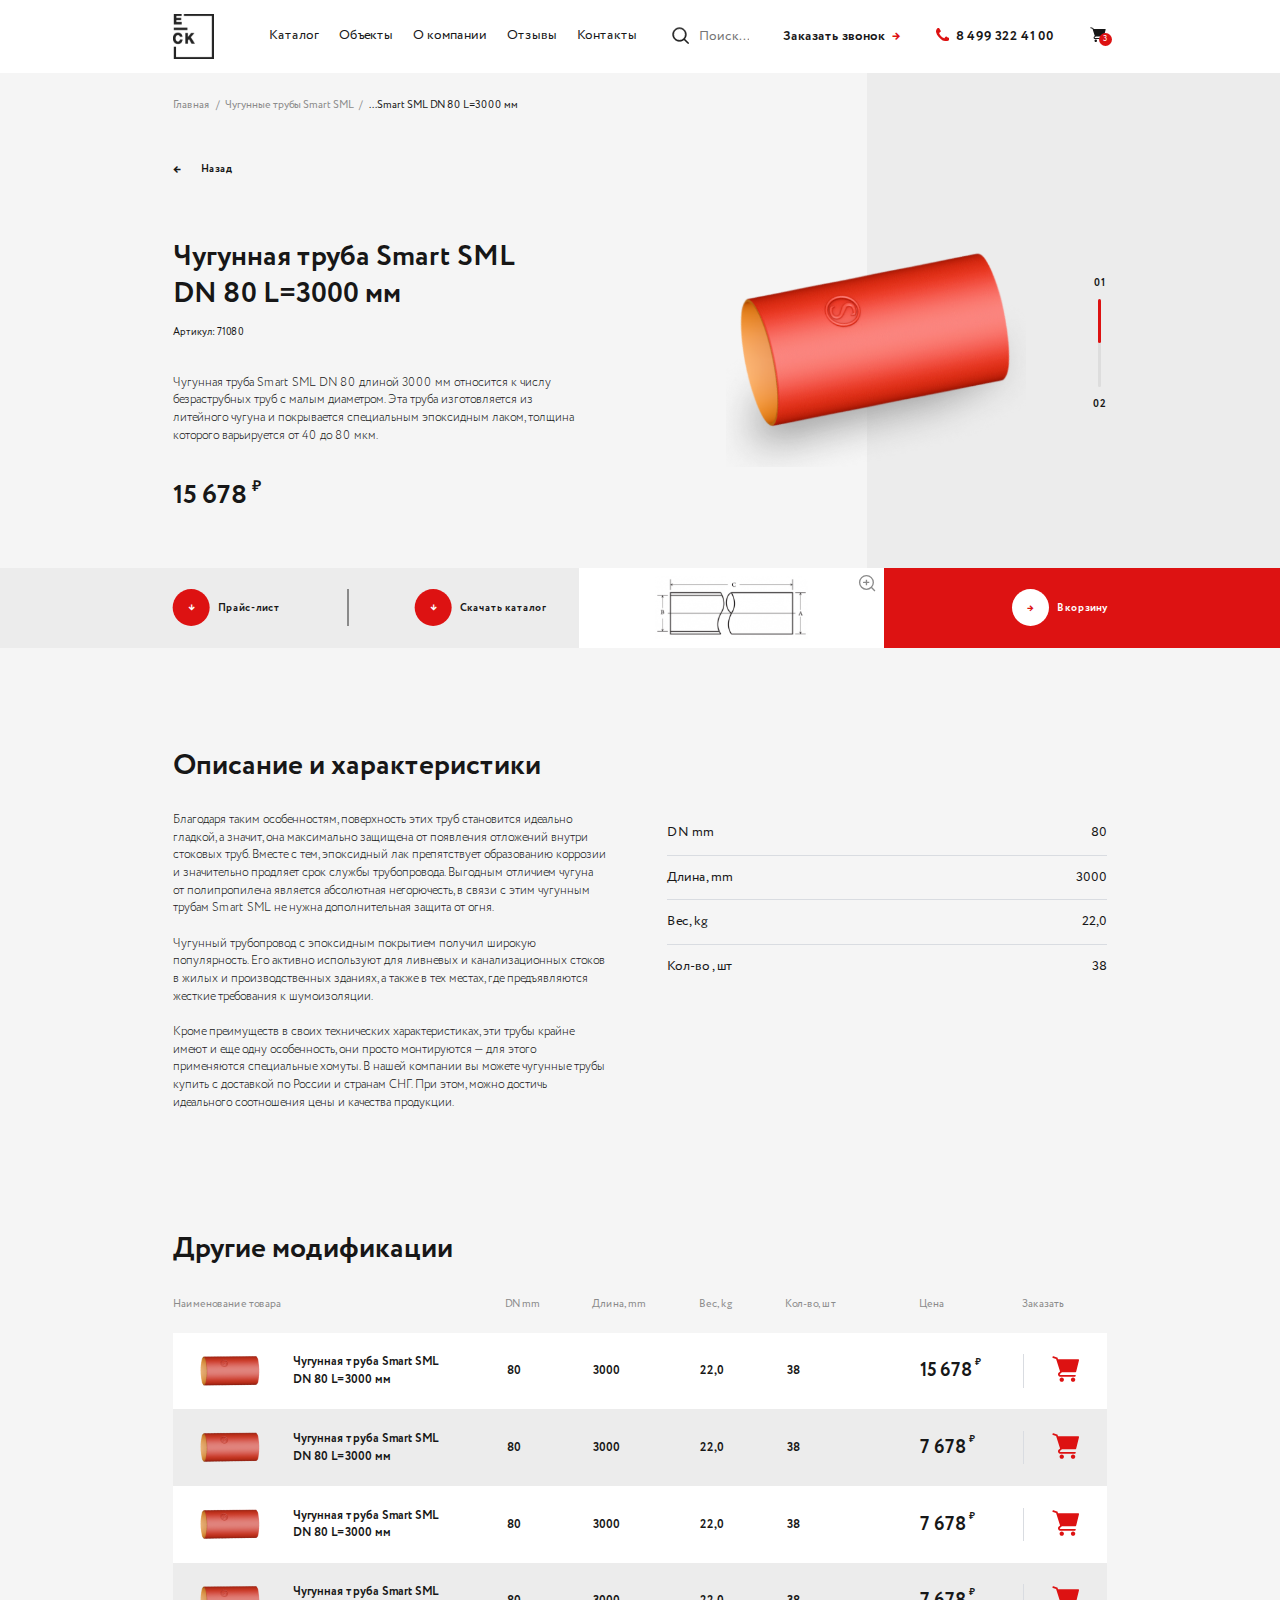
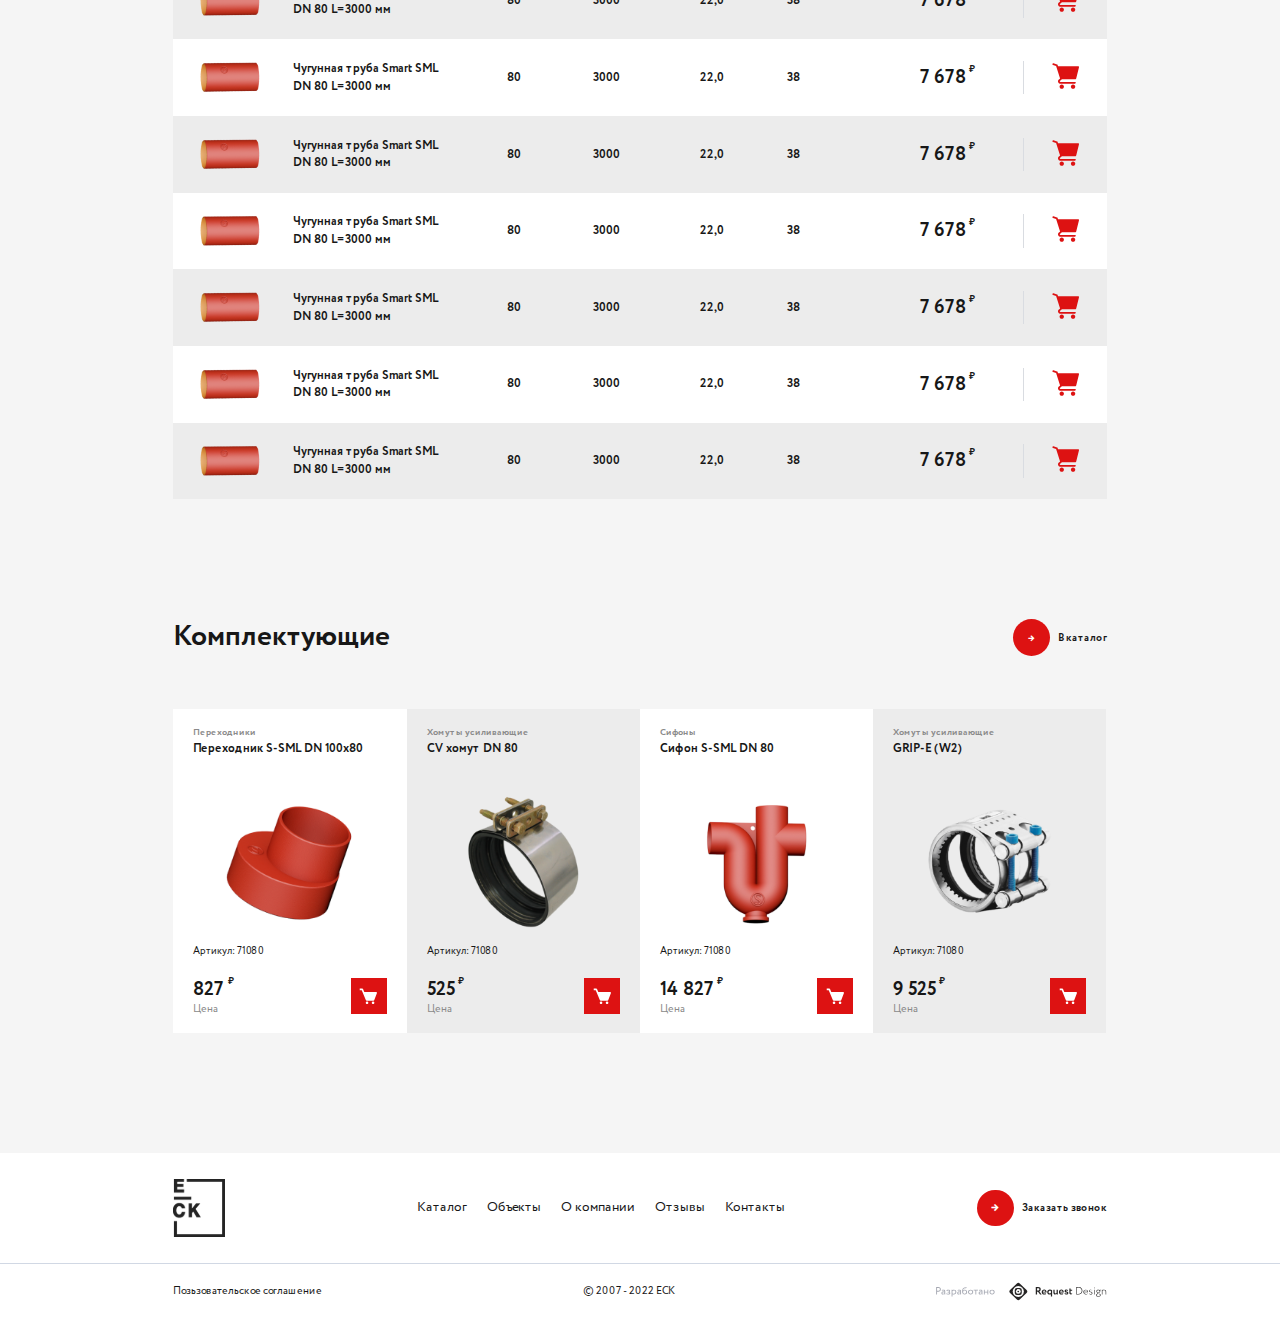
<file: product-page.html>
<!DOCTYPE html>
<html lang="ru">
<head>
    <meta charset="UTF-8">
    <meta name="viewport" content="width=device-width, initial-scale=1.0, shrink-to-fit=no">
    <meta name="description" content="another website">
    <title>Страница товара</title>

    <link rel="stylesheet" href="font/stylesheet.css">
    <link rel="stylesheet" href="css/swiper-bundle.min.css">
    <link rel="stylesheet" href="css/style.css">
</head>
<body>


<header class="header">
    <nav class="container header__container">
        <a href="/" class="header__logo">
            <img src="img/logo.svg" alt="">
        </a>
        <ul class="header__menu">
            <li class="header__menu-item">
                <a href="#">Каталог</a>
            </li>
            <li class="header__menu-item">
                <a href="#">Объекты</a>
            </li>
            <li class="header__menu-item">
                <a href="#">О компании</a>
            </li>
            <li class="header__menu-item">
                <a href="#">Отзывы</a>
            </li>
            <li class="header__menu-item">
                <a href="#">Контакты</a>
            </li>
            <div class="header__contacts-mob mobile">
                <button class="header__callback popup-callback">
                    Заказать звонок  <span class="header__callback--red">→</span>
                </button>
                <a href="tel:84993224100" class="header__phone">
                    <svg class="header__phone-icon" viewBox="0 0 20 20" fill="none" xmlns="http://www.w3.org/2000/svg">
                        <path d="M19.9563 15.4963C19.8997 15.3259 19.5398 15.0748 18.8768 14.7437C18.6972 14.6393 18.4413 14.4974 18.1101 14.3175C17.7787 14.1375 17.4778 13.9717 17.2081 13.8202C16.9379 13.6687 16.6847 13.5219 16.4481 13.3801C16.4103 13.3517 16.292 13.2689 16.0931 13.1313C15.8941 12.9941 15.7262 12.8923 15.5886 12.8258C15.4514 12.7598 15.3163 12.7266 15.1838 12.7266C14.9944 12.7266 14.7579 12.8616 14.4739 13.1313C14.1899 13.4014 13.9294 13.6947 13.6928 14.0122C13.4561 14.3296 13.2051 14.6229 12.9403 14.8928C12.675 15.1628 12.457 15.2977 12.2868 15.2977C12.2013 15.2977 12.0947 15.2739 11.967 15.2268C11.8394 15.1795 11.7422 15.139 11.6756 15.1063C11.6095 15.0729 11.4961 15.0068 11.335 14.9071C11.1736 14.8076 11.0839 14.7532 11.065 14.7437C9.76771 14.0238 8.65512 13.1999 7.727 12.2722C6.79919 11.3439 5.9752 10.2314 5.25555 8.93402C5.2461 8.91507 5.19152 8.82507 5.09216 8.66417C4.99266 8.50313 4.92634 8.38964 4.89321 8.32318C4.86007 8.25696 4.81983 8.15984 4.77256 8.03203C4.7253 7.90422 4.70157 7.79775 4.70157 7.71243C4.70157 7.54208 4.83654 7.32417 5.10644 7.05899C5.3763 6.79396 5.66993 6.54292 5.98704 6.30635C6.30441 6.06978 6.59774 5.80928 6.8677 5.5253C7.13755 5.24117 7.27247 5.00455 7.27247 4.8152C7.27247 4.68271 7.23934 4.54763 7.17312 4.41037C7.10685 4.27281 7.00506 4.10495 6.8677 3.90599C6.73028 3.70713 6.64745 3.58887 6.61899 3.55081C6.4771 3.31425 6.33048 3.06096 6.17879 2.79106C6.02709 2.52121 5.86152 2.22041 5.68152 1.88901C5.50167 1.55777 5.35973 1.302 5.25545 1.1221C4.9242 0.459356 4.67331 0.0993537 4.50281 0.0427365C4.43649 0.0143284 4.33699 0 4.20455 0C3.94873 0 3.61499 0.0472639 3.2031 0.14209C2.79106 0.236767 2.46683 0.336071 2.23006 0.4404C1.75658 0.639157 1.25473 1.21677 0.724382 2.17305C0.241444 3.063 0 3.94385 0 4.81495C0 5.07042 0.0165672 5.31898 0.0497017 5.56067C0.0828362 5.80212 0.142041 6.07441 0.227364 6.37749C0.312539 6.68048 0.381246 6.90556 0.433186 7.05212C0.485177 7.19879 0.582242 7.46153 0.724332 7.84044C0.866223 8.21924 0.951547 8.45114 0.979955 8.53636C1.31135 9.46443 1.70434 10.2929 2.15882 11.0221C2.90658 12.2342 3.92703 13.4868 5.21958 14.7794C6.51217 16.072 7.76452 17.0924 8.97666 17.8404C9.70577 18.2949 10.5346 18.6878 11.4625 19.0194C11.5478 19.0477 11.7797 19.1328 12.1583 19.2752C12.5371 19.4172 12.8 19.5143 12.9466 19.5664C13.0933 19.6185 13.3185 19.6873 13.6212 19.7726C13.9246 19.8579 14.1966 19.9171 14.4381 19.9505C14.6797 19.9832 14.9283 20 15.1838 20C16.0549 20 16.9358 19.7585 17.8259 19.2756C18.782 18.7454 19.3595 18.2435 19.5584 17.7696C19.6629 17.5331 19.762 17.2088 19.8567 16.7968C19.9516 16.3849 19.9988 16.0512 19.9988 15.7955C19.9991 15.6625 19.9848 15.5632 19.9563 15.4963Z" />
                    </svg>
                    <span>8 499 322 41 00</span>
                </a>
            </div>
        </ul>
        <form class="header__search">
            <svg class="header__search-icon" viewBox="0 0 26 26" fill="none" xmlns="http://www.w3.org/2000/svg">
                <path d="M24.7924 23.7761L18.9588 17.9437C20.5236 16.145 21.4711 13.7982 21.4711 11.2333C21.4711 5.58714 16.8776 1 11.2355 1C5.58816 1 1 5.59246 1 11.2333C1 16.8741 5.59348 21.4665 11.2355 21.4665C13.8011 21.4665 16.1484 20.5193 17.9474 18.9548L23.7811 24.7871C23.9195 24.9255 24.1058 25 24.2868 25C24.4677 25 24.654 24.9308 24.7924 24.7871C25.0692 24.5104 25.0692 24.0528 24.7924 23.7761ZM2.4318 11.2333C2.4318 6.38004 6.38124 2.43681 11.2302 2.43681C16.0845 2.43681 20.0286 6.38537 20.0286 11.2333C20.0286 16.0812 16.0845 20.035 11.2302 20.035C6.38124 20.035 2.4318 16.0865 2.4318 11.2333Z" />
            </svg>
            <input type="text" placeholder="Поиск..." class="header__search-input">
        </form>
        <svg class="header__search-close" viewBox="0 0 44 44" fill="none" xmlns="http://www.w3.org/2000/svg">
            <path d="M32.8789 10.959L10.9586 32.8793" stroke-width="3" stroke-linecap="square"/><path d="M10.9648 10.959L32.8852 32.8793" stroke-width="3" stroke-linecap="square"/>
        </svg>
        <div class="header__search-output-bg">
            <div class="header__search-output">
                <a href="#" class="header__search-output-item">
                    <div class="header__search-output-img-box">
                        <img src="img/search-image1.png" alt="">
                    </div>
                    <div class="header__search-output-text-block">
                        <div class="header__search-output-name">
                            Чугунная труба Smart SML DN 80 L=3000 мм
                        </div>
                        <div class="header__search-output-catalog-name">
                            Чугунные трубы Smart SML
                        </div>
                    </div>
                    <div class="header__search-output-price">3 678</div>
                </a>
                <a href="#" class="header__search-output-item">
                    <div class="header__search-output-img-box">
                        <img src="img/search-image2.png" alt="">
                    </div>
                    <div class="header__search-output-text-block">
                        <div class="header__search-output-name">
                            ТП-156.150P Решетка чугунная для трапа 150х150
                        </div>
                        <div class="header__search-output-catalog-name">
                            Канализационнеы трапы
                        </div>
                    </div>
                    <div class="header__search-output-price">7 478</div>
                </a>
                <a href="#" class="header__search-output-item">
                    <div class="header__search-output-img-box">
                        <img src="img/search-image3.png" alt="">
                    </div>
                    <div class="header__search-output-text-block">
                        <div class="header__search-output-name">
                            Чугунная труба Smart SML DN 80 L=3000 мм
                        </div>
                        <div class="header__search-output-catalog-name">
                            Каталог: Кровельные вопронки
                        </div>
                    </div>
                    <div class="header__search-output-price">13 678</div>
                </a>
                <a href="#" class="header__search-output-item">
                    <div class="header__search-output-img-box">
                        <img src="img/search-image1.png" alt="">
                    </div>
                    <div class="header__search-output-text-block">
                        <div class="header__search-output-name">
                            Чугунная труба Smart SML DN 80 L=3000 мм
                        </div>
                        <div class="header__search-output-catalog-name">
                            Чугунные трубы Smart SML
                        </div>
                    </div>
                    <div class="header__search-output-price">3 678</div>
                </a>
                <a href="#" class="header__search-output-item">
                    <div class="header__search-output-img-box">
                        <img src="img/search-image2.png" alt="">
                    </div>
                    <div class="header__search-output-text-block">
                        <div class="header__search-output-name">
                            ТП-156.150P Решетка чугунная для трапа 150х150
                        </div>
                        <div class="header__search-output-catalog-name">
                            Канализационнеы трапы
                        </div>
                    </div>
                    <div class="header__search-output-price">7 478</div>
                </a>
                <a href="#" class="header__search-output-item">
                    <div class="header__search-output-img-box">
                        <img src="img/search-image3.png" alt="">
                    </div>
                    <div class="header__search-output-text-block">
                        <div class="header__search-output-name">
                            Чугунная труба Smart SML DN 80 L=3000 мм
                        </div>
                        <div class="header__search-output-catalog-name">
                            Каталог: Кровельные вопронки
                        </div>
                    </div>
                    <div class="header__search-output-price">13 678</div>
                </a>
                <a href="#" class="header__search-output-item">
                    <div class="header__search-output-img-box">
                        <img src="img/search-image1.png" alt="">
                    </div>
                    <div class="header__search-output-text-block">
                        <div class="header__search-output-name">
                            Чугунная труба Smart SML DN 80 L=3000 мм
                        </div>
                        <div class="header__search-output-catalog-name">
                            Чугунные трубы Smart SML
                        </div>
                    </div>
                    <div class="header__search-output-price">3 678</div>
                </a>
                <a href="#" class="header__search-output-item">
                    <div class="header__search-output-img-box">
                        <img src="img/search-image2.png" alt="">
                    </div>
                    <div class="header__search-output-text-block">
                        <div class="header__search-output-name">
                            ТП-156.150P Решетка чугунная для трапа 150х150
                        </div>
                        <div class="header__search-output-catalog-name">
                            Канализационнеы трапы
                        </div>
                    </div>
                    <div class="header__search-output-price">7 478</div>
                </a>
                <a href="#" class="header__search-output-item">
                    <div class="header__search-output-img-box">
                        <img src="img/search-image3.png" alt="">
                    </div>
                    <div class="header__search-output-text-block">
                        <div class="header__search-output-name">
                            Чугунная труба Smart SML DN 80 L=3000 мм
                        </div>
                        <div class="header__search-output-catalog-name">
                            Каталог: Кровельные вопронки
                        </div>
                    </div>
                    <div class="header__search-output-price">13 678</div>
                </a>
            </div>
        </div>
        <button class="header__callback popup-callback desktop">
            Заказать звонок  <span class="header__callback--red">→</span>
        </button>
        <a href="tel:84993224100" class="header__phone">
            <svg class="header__phone-icon" viewBox="0 0 20 20" fill="none" xmlns="http://www.w3.org/2000/svg">
                <path d="M19.9563 15.4963C19.8997 15.3259 19.5398 15.0748 18.8768 14.7437C18.6972 14.6393 18.4413 14.4974 18.1101 14.3175C17.7787 14.1375 17.4778 13.9717 17.2081 13.8202C16.9379 13.6687 16.6847 13.5219 16.4481 13.3801C16.4103 13.3517 16.292 13.2689 16.0931 13.1313C15.8941 12.9941 15.7262 12.8923 15.5886 12.8258C15.4514 12.7598 15.3163 12.7266 15.1838 12.7266C14.9944 12.7266 14.7579 12.8616 14.4739 13.1313C14.1899 13.4014 13.9294 13.6947 13.6928 14.0122C13.4561 14.3296 13.2051 14.6229 12.9403 14.8928C12.675 15.1628 12.457 15.2977 12.2868 15.2977C12.2013 15.2977 12.0947 15.2739 11.967 15.2268C11.8394 15.1795 11.7422 15.139 11.6756 15.1063C11.6095 15.0729 11.4961 15.0068 11.335 14.9071C11.1736 14.8076 11.0839 14.7532 11.065 14.7437C9.76771 14.0238 8.65512 13.1999 7.727 12.2722C6.79919 11.3439 5.9752 10.2314 5.25555 8.93402C5.2461 8.91507 5.19152 8.82507 5.09216 8.66417C4.99266 8.50313 4.92634 8.38964 4.89321 8.32318C4.86007 8.25696 4.81983 8.15984 4.77256 8.03203C4.7253 7.90422 4.70157 7.79775 4.70157 7.71243C4.70157 7.54208 4.83654 7.32417 5.10644 7.05899C5.3763 6.79396 5.66993 6.54292 5.98704 6.30635C6.30441 6.06978 6.59774 5.80928 6.8677 5.5253C7.13755 5.24117 7.27247 5.00455 7.27247 4.8152C7.27247 4.68271 7.23934 4.54763 7.17312 4.41037C7.10685 4.27281 7.00506 4.10495 6.8677 3.90599C6.73028 3.70713 6.64745 3.58887 6.61899 3.55081C6.4771 3.31425 6.33048 3.06096 6.17879 2.79106C6.02709 2.52121 5.86152 2.22041 5.68152 1.88901C5.50167 1.55777 5.35973 1.302 5.25545 1.1221C4.9242 0.459356 4.67331 0.0993537 4.50281 0.0427365C4.43649 0.0143284 4.33699 0 4.20455 0C3.94873 0 3.61499 0.0472639 3.2031 0.14209C2.79106 0.236767 2.46683 0.336071 2.23006 0.4404C1.75658 0.639157 1.25473 1.21677 0.724382 2.17305C0.241444 3.063 0 3.94385 0 4.81495C0 5.07042 0.0165672 5.31898 0.0497017 5.56067C0.0828362 5.80212 0.142041 6.07441 0.227364 6.37749C0.312539 6.68048 0.381246 6.90556 0.433186 7.05212C0.485177 7.19879 0.582242 7.46153 0.724332 7.84044C0.866223 8.21924 0.951547 8.45114 0.979955 8.53636C1.31135 9.46443 1.70434 10.2929 2.15882 11.0221C2.90658 12.2342 3.92703 13.4868 5.21958 14.7794C6.51217 16.072 7.76452 17.0924 8.97666 17.8404C9.70577 18.2949 10.5346 18.6878 11.4625 19.0194C11.5478 19.0477 11.7797 19.1328 12.1583 19.2752C12.5371 19.4172 12.8 19.5143 12.9466 19.5664C13.0933 19.6185 13.3185 19.6873 13.6212 19.7726C13.9246 19.8579 14.1966 19.9171 14.4381 19.9505C14.6797 19.9832 14.9283 20 15.1838 20C16.0549 20 16.9358 19.7585 17.8259 19.2756C18.782 18.7454 19.3595 18.2435 19.5584 17.7696C19.6629 17.5331 19.762 17.2088 19.8567 16.7968C19.9516 16.3849 19.9988 16.0512 19.9988 15.7955C19.9991 15.6625 19.9848 15.5632 19.9563 15.4963Z" />
            </svg>
            <span class="desktop">8 499 322 41 00</span>
        </a>
        <a href="#" class="header__cart">
            <svg class="header__cart-icon" viewBox="0 0 27 27" fill="none" xmlns="http://www.w3.org/2000/svg">
                <path d="M10.125 24C11.1605 24 12 23.1605 12 22.125C12 21.0895 11.1605 20.25 10.125 20.25C9.08947 20.25 8.25 21.0895 8.25 22.125C8.25 23.1605 9.08947 24 10.125 24Z" /><path d="M19.875 24C20.9105 24 21.75 23.1605 21.75 22.125C21.75 21.0895 20.9105 20.25 19.875 20.25C18.8395 20.25 18 21.0895 18 22.125C18 23.1605 18.8395 24 19.875 24Z" /><path d="M24.8249 4.79264C24.755 4.70188 24.6653 4.62833 24.5626 4.57763C24.4599 4.52692 24.3469 4.50042 24.2324 4.50014H6.90737L6.56987 3.42764C6.53279 3.31249 6.46841 3.20801 6.38222 3.12312C6.29603 3.03823 6.19058 2.97545 6.07487 2.94014L2.99987 1.99514C2.90532 1.96609 2.80597 1.95594 2.7075 1.96528C2.60902 1.97462 2.51335 2.00326 2.42595 2.04958C2.24943 2.14311 2.1173 2.30294 2.05862 2.49389C1.99994 2.68485 2.01952 2.89129 2.11305 3.06781C2.20659 3.24433 2.36641 3.37646 2.55737 3.43514L5.24987 4.26014L8.68487 15.1126L7.46237 16.1176L7.36487 16.2151C7.06254 16.5652 6.89126 17.0095 6.88031 17.4719C6.86937 17.9343 7.01944 18.3862 7.30487 18.7501C7.50929 18.9987 7.76905 19.196 8.06337 19.3263C8.3577 19.4565 8.67841 19.516 8.99987 19.5001H21.5174C21.7163 19.5001 21.907 19.4211 22.0477 19.2805C22.1883 19.1398 22.2674 18.9491 22.2674 18.7501C22.2674 18.5512 22.1883 18.3605 22.0477 18.2198C21.907 18.0792 21.7163 18.0001 21.5174 18.0001H8.87987C8.7935 17.9972 8.70936 17.972 8.63556 17.9271C8.56177 17.8821 8.50081 17.8189 8.45859 17.7435C8.41637 17.6681 8.3943 17.583 8.39453 17.4966C8.39475 17.4102 8.41725 17.3253 8.45987 17.2501L10.2674 15.7501H21.8399C22.0112 15.7551 22.1791 15.7013 22.3155 15.5976C22.452 15.4939 22.5488 15.3465 22.5899 15.1801L24.9899 5.43014C25.0127 5.31833 25.0097 5.20279 24.9811 5.09231C24.9525 4.98184 24.8991 4.87935 24.8249 4.79264Z" />
            </svg>
            <span class="header__cart-number">3</span>
        </a>
        <div class="header__burger mobile">
            <div></div>
        </div>
    </nav>
</header>

<main>
    <section class="breadcrumbs desktop">
        <div class="container">
            <a href="/">Главная</a>
            <span class="breadcrumbs__separator">/</span>
            <a href="/">Чугунные трубы Smart SML</a>
            <span class="breadcrumbs__separator">/</span>
            <span class="breadcrumbs__current">...Smart SML DN 80 L=3000 мм</span>
        </div>
    </section>
    <section class="product-intro">
        <div class="container">
            <a href="#" class="product-intro__back-link">
                <span>→</span>
                <span>Назад</span>
            </a>
            <div class="product-intro__content">
                <div class="product-intro__text-block">
                    <div class="product-intro__title">Чугунная труба Smart SML DN 80 L=3000 мм</div>
                    <div class="product-intro__item-number desktop">Артикул: 71080</div>
                    <article class="product-intro__text">
                        Чугунная труба Smart SML DN 80 длиной 3000 мм относится к числу безраструбных труб с малым диаметром. Эта труба изготовляется из литейного чугуна и покрывается специальным эпоксидным лаком, толщина которого варьируется от 40 до 80 мкм.
                    </article>
                    <div class="product-intro__price desktop">15 678</div>
                </div>
                <div class="product-intro__image-block swiper">
                    <div class="swiper-wrapper">
                        <div class="product-intro__img-box swiper-slide">
                            <img src="img/product-intro-img1.png" alt="">
                        </div>
                        <div class="product-intro__img-box product-intro__img-box--bg-white swiper-slide">
                            <img src="img/product-intro-img3.png" alt="">
                        </div>
                    </div>
                </div>
                <div class="product-intro__pagination"></div>
            </div>
        </div>
        <div class="product-intro__footer">
            <div class="container product-intro__footer-container">
                <div class="product-intro__footer-item">
                    <a href="#" class="product-intro__btn red-btn">
                        <div class="red-btn__icon">→</div>
                        <span>Прайс-лист</span>
                    </a>
                </div>
                <div class="product-intro__footer-item">
                    <a href="#" class="product-intro__btn red-btn">
                        <div class="red-btn__icon">→</div>
                        <span class="desktop">Скачать каталог</span>
                        <span class="mobile">Каталог</span>
                    </a>
                </div>
                <div class="product-intro__footer-item desktop">
                    <button type="button" class="product-intro__scale-btn">
                        <svg viewBox="0 0 29 29" fill="none" xmlns="http://www.w3.org/2000/svg">
                            <path d="M12.6868 12.6878H8.45768M25.3743 25.3753L19.9538 19.9451L25.3743 25.3753ZM22.9577 12.6878C22.9577 15.4118 21.8756 18.0242 19.9494 19.9504C18.0233 21.8766 15.4108 22.9587 12.6868 22.9587C9.96285 22.9587 7.35043 21.8766 5.42427 19.9504C3.49812 18.0242 2.41602 15.4118 2.41602 12.6878C2.41602 9.96383 3.49812 7.3514 5.42427 5.42525C7.35043 3.49909 9.96285 2.41699 12.6868 2.41699C15.4108 2.41699 18.0233 3.49909 19.9494 5.42525C21.8756 7.3514 22.9577 9.96383 22.9577 12.6878V12.6878ZM12.6868 8.45866V12.6878V8.45866ZM12.6868 12.6878V16.917V12.6878ZM12.6868 12.6878H16.916H12.6868Z" stroke-width="2" stroke-linecap="round"/>
                        </svg>
                    </button>
                    <div class="product-intro__footer-img-box">
                        <img src="img/product-intro-img2.png" alt="">
                    </div>
                </div>
                <div class="product-intro__footer-item">
                    <button class="product-intro__btn red-btn red-btn--white">
                        <div class="red-btn__icon desktop">→</div>
                        <svg class="mobile" viewBox="0 0 43 43" fill="none" xmlns="http://www.w3.org/2000/svg">
                            <path d="M16.1248 38.2222C17.774 38.2222 19.1109 36.8853 19.1109 35.2361C19.1109 33.5869 17.774 32.25 16.1248 32.25C14.4756 32.25 13.1387 33.5869 13.1387 35.2361C13.1387 36.8853 14.4756 38.2222 16.1248 38.2222Z" /><path d="M31.6521 38.2222C33.3013 38.2222 34.6382 36.8853 34.6382 35.2361C34.6382 33.5869 33.3013 32.25 31.6521 32.25C30.0029 32.25 28.666 33.5869 28.666 35.2361C28.666 36.8853 30.0029 38.2222 31.6521 38.2222Z" /><path d="M39.5368 7.6332C39.4256 7.48865 39.2827 7.37151 39.1191 7.29076C38.9555 7.21001 38.7756 7.1678 38.5932 7.16736H11.0016L10.4641 5.45931C10.405 5.27591 10.3025 5.10952 10.1652 4.97433C10.0279 4.83913 9.86001 4.73915 9.67573 4.68292L4.77851 3.17792C4.62793 3.13165 4.46971 3.11548 4.31288 3.13036C4.15605 3.14523 4.00369 3.19085 3.86449 3.26461C3.58337 3.41357 3.37293 3.66811 3.27948 3.97222C3.18603 4.27634 3.21721 4.60512 3.36618 4.88624C3.51514 5.16737 3.76967 5.3778 4.07379 5.47125L8.36184 6.78514L13.8324 24.0688L11.8855 25.6693L11.7302 25.8246C11.2487 26.3821 10.9759 27.0896 10.9585 27.8261C10.941 28.5625 11.1801 29.2821 11.6346 29.8618C11.9602 30.2577 12.3739 30.5719 12.8426 30.7794C13.3113 30.9868 13.8221 31.0816 14.3341 31.0563H34.2693C34.5861 31.0563 34.8899 30.9304 35.1139 30.7064C35.3379 30.4824 35.4638 30.1786 35.4638 29.8618C35.4638 29.545 35.3379 29.2412 35.1139 29.0172C34.8899 28.7932 34.5861 28.6674 34.2693 28.6674H14.143C14.0054 28.6627 13.8714 28.6226 13.7539 28.551C13.6363 28.4794 13.5393 28.3786 13.472 28.2586C13.4048 28.1385 13.3696 28.0031 13.37 27.8655C13.3704 27.7279 13.4062 27.5926 13.4741 27.4729L16.3527 25.084H34.783C35.0558 25.092 35.3231 25.0062 35.5405 24.8411C35.7578 24.6759 35.912 24.4413 35.9774 24.1763L39.7996 8.64847C39.8359 8.4704 39.8312 8.28639 39.7856 8.11045C39.7401 7.93451 39.655 7.77128 39.5368 7.6332Z" />
                        </svg>
                        <span>В корзину</span>
                    </button>
                </div>
            </div>
        </div>
    </section>
    <section class="specifications">
        <article class="container">
            <div class="specifications__title">Описание и характеристики</div>
            <div class="specifications__content">
                <div class="specifications__text">
                    <p>
                        Благодаря таким особенностям, поверхность этих труб становится идеально гладкой, а значит, она
                        максимально защищена от появления отложений внутри стоковых труб. Вместе с тем, эпоксидный лак
                        препятствует образованию коррозии и значительно продляет срок службы трубопровода. Выгодным
                        отличием чугуна от полипропилена является абсолютная негорючесть, в связи с этим чугунным трубам
                        Smart SML не нужна дополнительная защита от огня.
                    </p>
                    <br>
                    <p>
                        Чугунный трубопровод с эпоксидным покрытием получил широкую популярность. Его активно используют
                        для ливневых и канализационных стоков в жилых и производственных зданиях, а также в тех местах,
                        где предъявляются жесткие требования к шумоизоляции.
                    </p>
                    <br>
                    <p>
                        Кроме преимуществ в своих технических характеристиках, эти трубы крайне имеют и еще одну
                        особенность, они просто монтируются — для этого применяются специальные хомуты. В нашей компании
                        вы можете чугунные трубы купить с доставкой по России и странам СНГ. При этом, можно достичь
                        идеального соотношения цены и качества продукции.
                    </p>
                </div>
                <ul class="specifications__info-list">
                    <li class="specifications__info-list-item">
                        <span>DN mm</span>
                        <span>80</span>
                    </li>
                    <li class="specifications__info-list-item">
                        <span>Длина, mm</span>
                        <span>3000</span>
                    </li>
                    <li class="specifications__info-list-item">
                        <span>Вес, kg</span>
                        <span>22,0</span>
                    </li>
                    <li class="specifications__info-list-item">
                        <span>Кол-во , шт</span>
                        <span>38</span>
                    </li>
                </ul>
            </div>
        </article>
    </section>
    <section class="list-products">
        <div class="container">
            <div class="list-products__title">Другие модификации</div>
            <div class="list-products__title-block desktop">
                <div class="list-products__column-name">Наименование товара</div>
                <div class="list-products__column-name">DN mm</div>
                <div class="list-products__column-name">Длина, mm</div>
                <div class="list-products__column-name">Вес, kg</div>
                <div class="list-products__column-name">Кол-во, шт</div>
                <div class="list-products__column-name">Цена</div>
                <div class="list-products__column-name">Заказать</div>
            </div>
            <div class="list-products__content">
                <div class="list-products__item">
                    <div class="list-products__item-img-box">
                        <img src="img/list-products-img1.png" alt="">
                    </div>
                    <div class="list-products__item-info-block">
                        <a href="#" class="list-products__item-text list-products__item-text--name">Чугунная труба Smart SML DN 80 L=3000 мм</a>
                        <div class="list-products__item-text list-products__item-text--dn">80</div>
                        <div class="list-products__item-text list-products__item-text--length">3000</div>
                        <div class="list-products__item-text list-products__item-text--weight">22,0</div>
                        <div class="list-products__item-text list-products__item-text--pcs">38</div>
                    </div>
                    <div class="list-products__item-price-block">
                        <div class="list-products__item-text list-products__item-text--price">15 678</div>
                        <button class="list-products__item-order">
                            <svg viewBox="0 0 47 47" fill="none" xmlns="http://www.w3.org/2000/svg">
                                <path d="M17.6252 41.7778C19.4278 41.7778 20.8891 40.3165 20.8891 38.5139C20.8891 36.7113 19.4278 35.25 17.6252 35.25C15.8226 35.25 14.3613 36.7113 14.3613 38.5139C14.3613 40.3165 15.8226 41.7778 17.6252 41.7778Z"/><path d="M34.5969 41.7778C36.3995 41.7778 37.8608 40.3165 37.8608 38.5139C37.8608 36.7113 36.3995 35.25 34.5969 35.25C32.7943 35.25 31.333 36.7113 31.333 38.5139C31.333 40.3165 32.7943 41.7778 34.5969 41.7778Z"/><path d="M43.2143 8.3426C43.0927 8.18461 42.9365 8.05657 42.7577 7.96831C42.579 7.88005 42.3823 7.83391 42.183 7.83343H12.0246L11.4371 5.96649C11.3726 5.76603 11.2605 5.58416 11.1105 5.43639C10.9604 5.28863 10.7769 5.17935 10.5755 5.11788L5.22268 3.47288C5.05809 3.4223 4.88515 3.40464 4.71373 3.4209C4.54232 3.43716 4.37578 3.48702 4.22364 3.56764C3.91636 3.73046 3.68635 4.00867 3.58421 4.34107C3.48206 4.67348 3.51615 5.03285 3.67897 5.34012C3.84179 5.64739 4.12 5.8774 4.4524 5.97955L9.13935 7.41566L15.1188 26.307L12.9907 28.0565L12.821 28.2262C12.2947 28.8356 11.9966 29.6089 11.9775 30.4139C11.9585 31.2188 12.2197 32.0054 12.7166 32.639C13.0724 33.0717 13.5246 33.4152 14.0369 33.6419C14.5493 33.8686 15.1076 33.9722 15.6671 33.9445H37.4568C37.8031 33.9445 38.1352 33.807 38.38 33.5622C38.6248 33.3173 38.7624 32.9852 38.7624 32.639C38.7624 32.2927 38.6248 31.9607 38.38 31.7158C38.1352 31.471 37.8031 31.3334 37.4568 31.3334H15.4582C15.3079 31.3283 15.1614 31.2845 15.033 31.2062C14.9045 31.1279 14.7984 31.0179 14.7249 30.8866C14.6514 30.7554 14.613 30.6074 14.6134 30.457C14.6138 30.3065 14.6529 30.1587 14.7271 30.0279L17.8735 27.4168H38.0182C38.3165 27.4255 38.6087 27.3317 38.8462 27.1512C39.0838 26.9707 39.2523 26.7142 39.3238 26.4245L43.5016 9.45232C43.5413 9.25769 43.536 9.05656 43.4863 8.86425C43.4365 8.67195 43.3435 8.49353 43.2143 8.3426Z"/>
                            </svg>
                        </button>
                    </div>
                </div>
                <div class="list-products__item">
                    <div class="list-products__item-img-box">
                        <img src="img/list-products-img1.png" alt="">
                    </div>
                    <div class="list-products__item-info-block">
                        <a href="#" class="list-products__item-text list-products__item-text--name">Чугунная труба Smart SML DN 80 L=3000 мм</a>
                        <div class="list-products__item-text list-products__item-text--dn">80</div>
                        <div class="list-products__item-text list-products__item-text--length">3000</div>
                        <div class="list-products__item-text list-products__item-text--weight">22,0</div>
                        <div class="list-products__item-text list-products__item-text--pcs">38</div>
                    </div>
                    <div class="list-products__item-price-block">
                        <div class="list-products__item-text list-products__item-text--price">7 678</div>
                        <button class="list-products__item-order">
                            <svg viewBox="0 0 47 47" fill="none" xmlns="http://www.w3.org/2000/svg">
                                <path d="M17.6252 41.7778C19.4278 41.7778 20.8891 40.3165 20.8891 38.5139C20.8891 36.7113 19.4278 35.25 17.6252 35.25C15.8226 35.25 14.3613 36.7113 14.3613 38.5139C14.3613 40.3165 15.8226 41.7778 17.6252 41.7778Z"/><path d="M34.5969 41.7778C36.3995 41.7778 37.8608 40.3165 37.8608 38.5139C37.8608 36.7113 36.3995 35.25 34.5969 35.25C32.7943 35.25 31.333 36.7113 31.333 38.5139C31.333 40.3165 32.7943 41.7778 34.5969 41.7778Z"/><path d="M43.2143 8.3426C43.0927 8.18461 42.9365 8.05657 42.7577 7.96831C42.579 7.88005 42.3823 7.83391 42.183 7.83343H12.0246L11.4371 5.96649C11.3726 5.76603 11.2605 5.58416 11.1105 5.43639C10.9604 5.28863 10.7769 5.17935 10.5755 5.11788L5.22268 3.47288C5.05809 3.4223 4.88515 3.40464 4.71373 3.4209C4.54232 3.43716 4.37578 3.48702 4.22364 3.56764C3.91636 3.73046 3.68635 4.00867 3.58421 4.34107C3.48206 4.67348 3.51615 5.03285 3.67897 5.34012C3.84179 5.64739 4.12 5.8774 4.4524 5.97955L9.13935 7.41566L15.1188 26.307L12.9907 28.0565L12.821 28.2262C12.2947 28.8356 11.9966 29.6089 11.9775 30.4139C11.9585 31.2188 12.2197 32.0054 12.7166 32.639C13.0724 33.0717 13.5246 33.4152 14.0369 33.6419C14.5493 33.8686 15.1076 33.9722 15.6671 33.9445H37.4568C37.8031 33.9445 38.1352 33.807 38.38 33.5622C38.6248 33.3173 38.7624 32.9852 38.7624 32.639C38.7624 32.2927 38.6248 31.9607 38.38 31.7158C38.1352 31.471 37.8031 31.3334 37.4568 31.3334H15.4582C15.3079 31.3283 15.1614 31.2845 15.033 31.2062C14.9045 31.1279 14.7984 31.0179 14.7249 30.8866C14.6514 30.7554 14.613 30.6074 14.6134 30.457C14.6138 30.3065 14.6529 30.1587 14.7271 30.0279L17.8735 27.4168H38.0182C38.3165 27.4255 38.6087 27.3317 38.8462 27.1512C39.0838 26.9707 39.2523 26.7142 39.3238 26.4245L43.5016 9.45232C43.5413 9.25769 43.536 9.05656 43.4863 8.86425C43.4365 8.67195 43.3435 8.49353 43.2143 8.3426Z"/>
                            </svg>
                        </button>
                    </div>
                </div>
                <div class="list-products__item">
                    <div class="list-products__item-img-box">
                        <img src="img/list-products-img1.png" alt="">
                    </div>
                    <div class="list-products__item-info-block">
                        <a href="#" class="list-products__item-text list-products__item-text--name">Чугунная труба Smart SML DN 80 L=3000 мм</a>
                        <div class="list-products__item-text list-products__item-text--dn">80</div>
                        <div class="list-products__item-text list-products__item-text--length">3000</div>
                        <div class="list-products__item-text list-products__item-text--weight">22,0</div>
                        <div class="list-products__item-text list-products__item-text--pcs">38</div>
                    </div>
                    <div class="list-products__item-price-block">
                        <div class="list-products__item-text list-products__item-text--price">7 678</div>
                        <button class="list-products__item-order">
                            <svg viewBox="0 0 47 47" fill="none" xmlns="http://www.w3.org/2000/svg">
                                <path d="M17.6252 41.7778C19.4278 41.7778 20.8891 40.3165 20.8891 38.5139C20.8891 36.7113 19.4278 35.25 17.6252 35.25C15.8226 35.25 14.3613 36.7113 14.3613 38.5139C14.3613 40.3165 15.8226 41.7778 17.6252 41.7778Z"/><path d="M34.5969 41.7778C36.3995 41.7778 37.8608 40.3165 37.8608 38.5139C37.8608 36.7113 36.3995 35.25 34.5969 35.25C32.7943 35.25 31.333 36.7113 31.333 38.5139C31.333 40.3165 32.7943 41.7778 34.5969 41.7778Z"/><path d="M43.2143 8.3426C43.0927 8.18461 42.9365 8.05657 42.7577 7.96831C42.579 7.88005 42.3823 7.83391 42.183 7.83343H12.0246L11.4371 5.96649C11.3726 5.76603 11.2605 5.58416 11.1105 5.43639C10.9604 5.28863 10.7769 5.17935 10.5755 5.11788L5.22268 3.47288C5.05809 3.4223 4.88515 3.40464 4.71373 3.4209C4.54232 3.43716 4.37578 3.48702 4.22364 3.56764C3.91636 3.73046 3.68635 4.00867 3.58421 4.34107C3.48206 4.67348 3.51615 5.03285 3.67897 5.34012C3.84179 5.64739 4.12 5.8774 4.4524 5.97955L9.13935 7.41566L15.1188 26.307L12.9907 28.0565L12.821 28.2262C12.2947 28.8356 11.9966 29.6089 11.9775 30.4139C11.9585 31.2188 12.2197 32.0054 12.7166 32.639C13.0724 33.0717 13.5246 33.4152 14.0369 33.6419C14.5493 33.8686 15.1076 33.9722 15.6671 33.9445H37.4568C37.8031 33.9445 38.1352 33.807 38.38 33.5622C38.6248 33.3173 38.7624 32.9852 38.7624 32.639C38.7624 32.2927 38.6248 31.9607 38.38 31.7158C38.1352 31.471 37.8031 31.3334 37.4568 31.3334H15.4582C15.3079 31.3283 15.1614 31.2845 15.033 31.2062C14.9045 31.1279 14.7984 31.0179 14.7249 30.8866C14.6514 30.7554 14.613 30.6074 14.6134 30.457C14.6138 30.3065 14.6529 30.1587 14.7271 30.0279L17.8735 27.4168H38.0182C38.3165 27.4255 38.6087 27.3317 38.8462 27.1512C39.0838 26.9707 39.2523 26.7142 39.3238 26.4245L43.5016 9.45232C43.5413 9.25769 43.536 9.05656 43.4863 8.86425C43.4365 8.67195 43.3435 8.49353 43.2143 8.3426Z"/>
                            </svg>
                        </button>
                    </div>
                </div>
                <div class="list-products__item">
                    <div class="list-products__item-img-box">
                        <img src="img/list-products-img1.png" alt="">
                    </div>
                    <div class="list-products__item-info-block">
                        <a href="#" class="list-products__item-text list-products__item-text--name">Чугунная труба Smart SML DN 80 L=3000 мм</a>
                        <div class="list-products__item-text list-products__item-text--dn">80</div>
                        <div class="list-products__item-text list-products__item-text--length">3000</div>
                        <div class="list-products__item-text list-products__item-text--weight">22,0</div>
                        <div class="list-products__item-text list-products__item-text--pcs">38</div>
                    </div>
                    <div class="list-products__item-price-block">
                        <div class="list-products__item-text list-products__item-text--price">7 678</div>
                        <button class="list-products__item-order">
                            <svg viewBox="0 0 47 47" fill="none" xmlns="http://www.w3.org/2000/svg">
                                <path d="M17.6252 41.7778C19.4278 41.7778 20.8891 40.3165 20.8891 38.5139C20.8891 36.7113 19.4278 35.25 17.6252 35.25C15.8226 35.25 14.3613 36.7113 14.3613 38.5139C14.3613 40.3165 15.8226 41.7778 17.6252 41.7778Z"/><path d="M34.5969 41.7778C36.3995 41.7778 37.8608 40.3165 37.8608 38.5139C37.8608 36.7113 36.3995 35.25 34.5969 35.25C32.7943 35.25 31.333 36.7113 31.333 38.5139C31.333 40.3165 32.7943 41.7778 34.5969 41.7778Z"/><path d="M43.2143 8.3426C43.0927 8.18461 42.9365 8.05657 42.7577 7.96831C42.579 7.88005 42.3823 7.83391 42.183 7.83343H12.0246L11.4371 5.96649C11.3726 5.76603 11.2605 5.58416 11.1105 5.43639C10.9604 5.28863 10.7769 5.17935 10.5755 5.11788L5.22268 3.47288C5.05809 3.4223 4.88515 3.40464 4.71373 3.4209C4.54232 3.43716 4.37578 3.48702 4.22364 3.56764C3.91636 3.73046 3.68635 4.00867 3.58421 4.34107C3.48206 4.67348 3.51615 5.03285 3.67897 5.34012C3.84179 5.64739 4.12 5.8774 4.4524 5.97955L9.13935 7.41566L15.1188 26.307L12.9907 28.0565L12.821 28.2262C12.2947 28.8356 11.9966 29.6089 11.9775 30.4139C11.9585 31.2188 12.2197 32.0054 12.7166 32.639C13.0724 33.0717 13.5246 33.4152 14.0369 33.6419C14.5493 33.8686 15.1076 33.9722 15.6671 33.9445H37.4568C37.8031 33.9445 38.1352 33.807 38.38 33.5622C38.6248 33.3173 38.7624 32.9852 38.7624 32.639C38.7624 32.2927 38.6248 31.9607 38.38 31.7158C38.1352 31.471 37.8031 31.3334 37.4568 31.3334H15.4582C15.3079 31.3283 15.1614 31.2845 15.033 31.2062C14.9045 31.1279 14.7984 31.0179 14.7249 30.8866C14.6514 30.7554 14.613 30.6074 14.6134 30.457C14.6138 30.3065 14.6529 30.1587 14.7271 30.0279L17.8735 27.4168H38.0182C38.3165 27.4255 38.6087 27.3317 38.8462 27.1512C39.0838 26.9707 39.2523 26.7142 39.3238 26.4245L43.5016 9.45232C43.5413 9.25769 43.536 9.05656 43.4863 8.86425C43.4365 8.67195 43.3435 8.49353 43.2143 8.3426Z"/>
                            </svg>
                        </button>
                    </div>
                </div>
                <div class="list-products__item">
                    <div class="list-products__item-img-box">
                        <img src="img/list-products-img1.png" alt="">
                    </div>
                    <div class="list-products__item-info-block">
                        <a href="#" class="list-products__item-text list-products__item-text--name">Чугунная труба Smart SML DN 80 L=3000 мм</a>
                        <div class="list-products__item-text list-products__item-text--dn">80</div>
                        <div class="list-products__item-text list-products__item-text--length">3000</div>
                        <div class="list-products__item-text list-products__item-text--weight">22,0</div>
                        <div class="list-products__item-text list-products__item-text--pcs">38</div>
                    </div>
                    <div class="list-products__item-price-block">
                        <div class="list-products__item-text list-products__item-text--price">7 678</div>
                        <button class="list-products__item-order">
                            <svg viewBox="0 0 47 47" fill="none" xmlns="http://www.w3.org/2000/svg">
                                <path d="M17.6252 41.7778C19.4278 41.7778 20.8891 40.3165 20.8891 38.5139C20.8891 36.7113 19.4278 35.25 17.6252 35.25C15.8226 35.25 14.3613 36.7113 14.3613 38.5139C14.3613 40.3165 15.8226 41.7778 17.6252 41.7778Z"/><path d="M34.5969 41.7778C36.3995 41.7778 37.8608 40.3165 37.8608 38.5139C37.8608 36.7113 36.3995 35.25 34.5969 35.25C32.7943 35.25 31.333 36.7113 31.333 38.5139C31.333 40.3165 32.7943 41.7778 34.5969 41.7778Z"/><path d="M43.2143 8.3426C43.0927 8.18461 42.9365 8.05657 42.7577 7.96831C42.579 7.88005 42.3823 7.83391 42.183 7.83343H12.0246L11.4371 5.96649C11.3726 5.76603 11.2605 5.58416 11.1105 5.43639C10.9604 5.28863 10.7769 5.17935 10.5755 5.11788L5.22268 3.47288C5.05809 3.4223 4.88515 3.40464 4.71373 3.4209C4.54232 3.43716 4.37578 3.48702 4.22364 3.56764C3.91636 3.73046 3.68635 4.00867 3.58421 4.34107C3.48206 4.67348 3.51615 5.03285 3.67897 5.34012C3.84179 5.64739 4.12 5.8774 4.4524 5.97955L9.13935 7.41566L15.1188 26.307L12.9907 28.0565L12.821 28.2262C12.2947 28.8356 11.9966 29.6089 11.9775 30.4139C11.9585 31.2188 12.2197 32.0054 12.7166 32.639C13.0724 33.0717 13.5246 33.4152 14.0369 33.6419C14.5493 33.8686 15.1076 33.9722 15.6671 33.9445H37.4568C37.8031 33.9445 38.1352 33.807 38.38 33.5622C38.6248 33.3173 38.7624 32.9852 38.7624 32.639C38.7624 32.2927 38.6248 31.9607 38.38 31.7158C38.1352 31.471 37.8031 31.3334 37.4568 31.3334H15.4582C15.3079 31.3283 15.1614 31.2845 15.033 31.2062C14.9045 31.1279 14.7984 31.0179 14.7249 30.8866C14.6514 30.7554 14.613 30.6074 14.6134 30.457C14.6138 30.3065 14.6529 30.1587 14.7271 30.0279L17.8735 27.4168H38.0182C38.3165 27.4255 38.6087 27.3317 38.8462 27.1512C39.0838 26.9707 39.2523 26.7142 39.3238 26.4245L43.5016 9.45232C43.5413 9.25769 43.536 9.05656 43.4863 8.86425C43.4365 8.67195 43.3435 8.49353 43.2143 8.3426Z"/>
                            </svg>
                        </button>
                    </div>
                </div>
                <div class="list-products__item">
                    <div class="list-products__item-img-box">
                        <img src="img/list-products-img1.png" alt="">
                    </div>
                    <div class="list-products__item-info-block">
                        <a href="#" class="list-products__item-text list-products__item-text--name">Чугунная труба Smart SML DN 80 L=3000 мм</a>
                        <div class="list-products__item-text list-products__item-text--dn">80</div>
                        <div class="list-products__item-text list-products__item-text--length">3000</div>
                        <div class="list-products__item-text list-products__item-text--weight">22,0</div>
                        <div class="list-products__item-text list-products__item-text--pcs">38</div>
                    </div>
                    <div class="list-products__item-price-block">
                        <div class="list-products__item-text list-products__item-text--price">7 678</div>
                        <button class="list-products__item-order">
                            <svg viewBox="0 0 47 47" fill="none" xmlns="http://www.w3.org/2000/svg">
                                <path d="M17.6252 41.7778C19.4278 41.7778 20.8891 40.3165 20.8891 38.5139C20.8891 36.7113 19.4278 35.25 17.6252 35.25C15.8226 35.25 14.3613 36.7113 14.3613 38.5139C14.3613 40.3165 15.8226 41.7778 17.6252 41.7778Z"/><path d="M34.5969 41.7778C36.3995 41.7778 37.8608 40.3165 37.8608 38.5139C37.8608 36.7113 36.3995 35.25 34.5969 35.25C32.7943 35.25 31.333 36.7113 31.333 38.5139C31.333 40.3165 32.7943 41.7778 34.5969 41.7778Z"/><path d="M43.2143 8.3426C43.0927 8.18461 42.9365 8.05657 42.7577 7.96831C42.579 7.88005 42.3823 7.83391 42.183 7.83343H12.0246L11.4371 5.96649C11.3726 5.76603 11.2605 5.58416 11.1105 5.43639C10.9604 5.28863 10.7769 5.17935 10.5755 5.11788L5.22268 3.47288C5.05809 3.4223 4.88515 3.40464 4.71373 3.4209C4.54232 3.43716 4.37578 3.48702 4.22364 3.56764C3.91636 3.73046 3.68635 4.00867 3.58421 4.34107C3.48206 4.67348 3.51615 5.03285 3.67897 5.34012C3.84179 5.64739 4.12 5.8774 4.4524 5.97955L9.13935 7.41566L15.1188 26.307L12.9907 28.0565L12.821 28.2262C12.2947 28.8356 11.9966 29.6089 11.9775 30.4139C11.9585 31.2188 12.2197 32.0054 12.7166 32.639C13.0724 33.0717 13.5246 33.4152 14.0369 33.6419C14.5493 33.8686 15.1076 33.9722 15.6671 33.9445H37.4568C37.8031 33.9445 38.1352 33.807 38.38 33.5622C38.6248 33.3173 38.7624 32.9852 38.7624 32.639C38.7624 32.2927 38.6248 31.9607 38.38 31.7158C38.1352 31.471 37.8031 31.3334 37.4568 31.3334H15.4582C15.3079 31.3283 15.1614 31.2845 15.033 31.2062C14.9045 31.1279 14.7984 31.0179 14.7249 30.8866C14.6514 30.7554 14.613 30.6074 14.6134 30.457C14.6138 30.3065 14.6529 30.1587 14.7271 30.0279L17.8735 27.4168H38.0182C38.3165 27.4255 38.6087 27.3317 38.8462 27.1512C39.0838 26.9707 39.2523 26.7142 39.3238 26.4245L43.5016 9.45232C43.5413 9.25769 43.536 9.05656 43.4863 8.86425C43.4365 8.67195 43.3435 8.49353 43.2143 8.3426Z"/>
                            </svg>
                        </button>
                    </div>
                </div>
                <div class="list-products__item">
                    <div class="list-products__item-img-box">
                        <img src="img/list-products-img1.png" alt="">
                    </div>
                    <div class="list-products__item-info-block">
                        <a href="#" class="list-products__item-text list-products__item-text--name">Чугунная труба Smart SML DN 80 L=3000 мм</a>
                        <div class="list-products__item-text list-products__item-text--dn">80</div>
                        <div class="list-products__item-text list-products__item-text--length">3000</div>
                        <div class="list-products__item-text list-products__item-text--weight">22,0</div>
                        <div class="list-products__item-text list-products__item-text--pcs">38</div>
                    </div>
                    <div class="list-products__item-price-block">
                        <div class="list-products__item-text list-products__item-text--price">7 678</div>
                        <button class="list-products__item-order">
                            <svg viewBox="0 0 47 47" fill="none" xmlns="http://www.w3.org/2000/svg">
                                <path d="M17.6252 41.7778C19.4278 41.7778 20.8891 40.3165 20.8891 38.5139C20.8891 36.7113 19.4278 35.25 17.6252 35.25C15.8226 35.25 14.3613 36.7113 14.3613 38.5139C14.3613 40.3165 15.8226 41.7778 17.6252 41.7778Z"/><path d="M34.5969 41.7778C36.3995 41.7778 37.8608 40.3165 37.8608 38.5139C37.8608 36.7113 36.3995 35.25 34.5969 35.25C32.7943 35.25 31.333 36.7113 31.333 38.5139C31.333 40.3165 32.7943 41.7778 34.5969 41.7778Z"/><path d="M43.2143 8.3426C43.0927 8.18461 42.9365 8.05657 42.7577 7.96831C42.579 7.88005 42.3823 7.83391 42.183 7.83343H12.0246L11.4371 5.96649C11.3726 5.76603 11.2605 5.58416 11.1105 5.43639C10.9604 5.28863 10.7769 5.17935 10.5755 5.11788L5.22268 3.47288C5.05809 3.4223 4.88515 3.40464 4.71373 3.4209C4.54232 3.43716 4.37578 3.48702 4.22364 3.56764C3.91636 3.73046 3.68635 4.00867 3.58421 4.34107C3.48206 4.67348 3.51615 5.03285 3.67897 5.34012C3.84179 5.64739 4.12 5.8774 4.4524 5.97955L9.13935 7.41566L15.1188 26.307L12.9907 28.0565L12.821 28.2262C12.2947 28.8356 11.9966 29.6089 11.9775 30.4139C11.9585 31.2188 12.2197 32.0054 12.7166 32.639C13.0724 33.0717 13.5246 33.4152 14.0369 33.6419C14.5493 33.8686 15.1076 33.9722 15.6671 33.9445H37.4568C37.8031 33.9445 38.1352 33.807 38.38 33.5622C38.6248 33.3173 38.7624 32.9852 38.7624 32.639C38.7624 32.2927 38.6248 31.9607 38.38 31.7158C38.1352 31.471 37.8031 31.3334 37.4568 31.3334H15.4582C15.3079 31.3283 15.1614 31.2845 15.033 31.2062C14.9045 31.1279 14.7984 31.0179 14.7249 30.8866C14.6514 30.7554 14.613 30.6074 14.6134 30.457C14.6138 30.3065 14.6529 30.1587 14.7271 30.0279L17.8735 27.4168H38.0182C38.3165 27.4255 38.6087 27.3317 38.8462 27.1512C39.0838 26.9707 39.2523 26.7142 39.3238 26.4245L43.5016 9.45232C43.5413 9.25769 43.536 9.05656 43.4863 8.86425C43.4365 8.67195 43.3435 8.49353 43.2143 8.3426Z"/>
                            </svg>
                        </button>
                    </div>
                </div>
                <div class="list-products__item">
                    <div class="list-products__item-img-box">
                        <img src="img/list-products-img1.png" alt="">
                    </div>
                    <div class="list-products__item-info-block">
                        <a href="#" class="list-products__item-text list-products__item-text--name">Чугунная труба Smart SML DN 80 L=3000 мм</a>
                        <div class="list-products__item-text list-products__item-text--dn">80</div>
                        <div class="list-products__item-text list-products__item-text--length">3000</div>
                        <div class="list-products__item-text list-products__item-text--weight">22,0</div>
                        <div class="list-products__item-text list-products__item-text--pcs">38</div>
                    </div>
                    <div class="list-products__item-price-block">
                        <div class="list-products__item-text list-products__item-text--price">7 678</div>
                        <button class="list-products__item-order">
                            <svg viewBox="0 0 47 47" fill="none" xmlns="http://www.w3.org/2000/svg">
                                <path d="M17.6252 41.7778C19.4278 41.7778 20.8891 40.3165 20.8891 38.5139C20.8891 36.7113 19.4278 35.25 17.6252 35.25C15.8226 35.25 14.3613 36.7113 14.3613 38.5139C14.3613 40.3165 15.8226 41.7778 17.6252 41.7778Z"/><path d="M34.5969 41.7778C36.3995 41.7778 37.8608 40.3165 37.8608 38.5139C37.8608 36.7113 36.3995 35.25 34.5969 35.25C32.7943 35.25 31.333 36.7113 31.333 38.5139C31.333 40.3165 32.7943 41.7778 34.5969 41.7778Z"/><path d="M43.2143 8.3426C43.0927 8.18461 42.9365 8.05657 42.7577 7.96831C42.579 7.88005 42.3823 7.83391 42.183 7.83343H12.0246L11.4371 5.96649C11.3726 5.76603 11.2605 5.58416 11.1105 5.43639C10.9604 5.28863 10.7769 5.17935 10.5755 5.11788L5.22268 3.47288C5.05809 3.4223 4.88515 3.40464 4.71373 3.4209C4.54232 3.43716 4.37578 3.48702 4.22364 3.56764C3.91636 3.73046 3.68635 4.00867 3.58421 4.34107C3.48206 4.67348 3.51615 5.03285 3.67897 5.34012C3.84179 5.64739 4.12 5.8774 4.4524 5.97955L9.13935 7.41566L15.1188 26.307L12.9907 28.0565L12.821 28.2262C12.2947 28.8356 11.9966 29.6089 11.9775 30.4139C11.9585 31.2188 12.2197 32.0054 12.7166 32.639C13.0724 33.0717 13.5246 33.4152 14.0369 33.6419C14.5493 33.8686 15.1076 33.9722 15.6671 33.9445H37.4568C37.8031 33.9445 38.1352 33.807 38.38 33.5622C38.6248 33.3173 38.7624 32.9852 38.7624 32.639C38.7624 32.2927 38.6248 31.9607 38.38 31.7158C38.1352 31.471 37.8031 31.3334 37.4568 31.3334H15.4582C15.3079 31.3283 15.1614 31.2845 15.033 31.2062C14.9045 31.1279 14.7984 31.0179 14.7249 30.8866C14.6514 30.7554 14.613 30.6074 14.6134 30.457C14.6138 30.3065 14.6529 30.1587 14.7271 30.0279L17.8735 27.4168H38.0182C38.3165 27.4255 38.6087 27.3317 38.8462 27.1512C39.0838 26.9707 39.2523 26.7142 39.3238 26.4245L43.5016 9.45232C43.5413 9.25769 43.536 9.05656 43.4863 8.86425C43.4365 8.67195 43.3435 8.49353 43.2143 8.3426Z"/>
                            </svg>
                        </button>
                    </div>
                </div>
                <div class="list-products__item">
                    <div class="list-products__item-img-box">
                        <img src="img/list-products-img1.png" alt="">
                    </div>
                    <div class="list-products__item-info-block">
                        <a href="#" class="list-products__item-text list-products__item-text--name">Чугунная труба Smart SML DN 80 L=3000 мм</a>
                        <div class="list-products__item-text list-products__item-text--dn">80</div>
                        <div class="list-products__item-text list-products__item-text--length">3000</div>
                        <div class="list-products__item-text list-products__item-text--weight">22,0</div>
                        <div class="list-products__item-text list-products__item-text--pcs">38</div>
                    </div>
                    <div class="list-products__item-price-block">
                        <div class="list-products__item-text list-products__item-text--price">7 678</div>
                        <button class="list-products__item-order">
                            <svg viewBox="0 0 47 47" fill="none" xmlns="http://www.w3.org/2000/svg">
                                <path d="M17.6252 41.7778C19.4278 41.7778 20.8891 40.3165 20.8891 38.5139C20.8891 36.7113 19.4278 35.25 17.6252 35.25C15.8226 35.25 14.3613 36.7113 14.3613 38.5139C14.3613 40.3165 15.8226 41.7778 17.6252 41.7778Z"/><path d="M34.5969 41.7778C36.3995 41.7778 37.8608 40.3165 37.8608 38.5139C37.8608 36.7113 36.3995 35.25 34.5969 35.25C32.7943 35.25 31.333 36.7113 31.333 38.5139C31.333 40.3165 32.7943 41.7778 34.5969 41.7778Z"/><path d="M43.2143 8.3426C43.0927 8.18461 42.9365 8.05657 42.7577 7.96831C42.579 7.88005 42.3823 7.83391 42.183 7.83343H12.0246L11.4371 5.96649C11.3726 5.76603 11.2605 5.58416 11.1105 5.43639C10.9604 5.28863 10.7769 5.17935 10.5755 5.11788L5.22268 3.47288C5.05809 3.4223 4.88515 3.40464 4.71373 3.4209C4.54232 3.43716 4.37578 3.48702 4.22364 3.56764C3.91636 3.73046 3.68635 4.00867 3.58421 4.34107C3.48206 4.67348 3.51615 5.03285 3.67897 5.34012C3.84179 5.64739 4.12 5.8774 4.4524 5.97955L9.13935 7.41566L15.1188 26.307L12.9907 28.0565L12.821 28.2262C12.2947 28.8356 11.9966 29.6089 11.9775 30.4139C11.9585 31.2188 12.2197 32.0054 12.7166 32.639C13.0724 33.0717 13.5246 33.4152 14.0369 33.6419C14.5493 33.8686 15.1076 33.9722 15.6671 33.9445H37.4568C37.8031 33.9445 38.1352 33.807 38.38 33.5622C38.6248 33.3173 38.7624 32.9852 38.7624 32.639C38.7624 32.2927 38.6248 31.9607 38.38 31.7158C38.1352 31.471 37.8031 31.3334 37.4568 31.3334H15.4582C15.3079 31.3283 15.1614 31.2845 15.033 31.2062C14.9045 31.1279 14.7984 31.0179 14.7249 30.8866C14.6514 30.7554 14.613 30.6074 14.6134 30.457C14.6138 30.3065 14.6529 30.1587 14.7271 30.0279L17.8735 27.4168H38.0182C38.3165 27.4255 38.6087 27.3317 38.8462 27.1512C39.0838 26.9707 39.2523 26.7142 39.3238 26.4245L43.5016 9.45232C43.5413 9.25769 43.536 9.05656 43.4863 8.86425C43.4365 8.67195 43.3435 8.49353 43.2143 8.3426Z"/>
                            </svg>
                        </button>
                    </div>
                </div>
                <div class="list-products__item">
                    <div class="list-products__item-img-box">
                        <img src="img/list-products-img1.png" alt="">
                    </div>
                    <div class="list-products__item-info-block">
                        <a href="#" class="list-products__item-text list-products__item-text--name">Чугунная труба Smart SML DN 80 L=3000 мм</a>
                        <div class="list-products__item-text list-products__item-text--dn">80</div>
                        <div class="list-products__item-text list-products__item-text--length">3000</div>
                        <div class="list-products__item-text list-products__item-text--weight">22,0</div>
                        <div class="list-products__item-text list-products__item-text--pcs">38</div>
                    </div>
                    <div class="list-products__item-price-block">
                        <div class="list-products__item-text list-products__item-text--price">7 678</div>
                        <button class="list-products__item-order">
                            <svg viewBox="0 0 47 47" fill="none" xmlns="http://www.w3.org/2000/svg">
                                <path d="M17.6252 41.7778C19.4278 41.7778 20.8891 40.3165 20.8891 38.5139C20.8891 36.7113 19.4278 35.25 17.6252 35.25C15.8226 35.25 14.3613 36.7113 14.3613 38.5139C14.3613 40.3165 15.8226 41.7778 17.6252 41.7778Z"/><path d="M34.5969 41.7778C36.3995 41.7778 37.8608 40.3165 37.8608 38.5139C37.8608 36.7113 36.3995 35.25 34.5969 35.25C32.7943 35.25 31.333 36.7113 31.333 38.5139C31.333 40.3165 32.7943 41.7778 34.5969 41.7778Z"/><path d="M43.2143 8.3426C43.0927 8.18461 42.9365 8.05657 42.7577 7.96831C42.579 7.88005 42.3823 7.83391 42.183 7.83343H12.0246L11.4371 5.96649C11.3726 5.76603 11.2605 5.58416 11.1105 5.43639C10.9604 5.28863 10.7769 5.17935 10.5755 5.11788L5.22268 3.47288C5.05809 3.4223 4.88515 3.40464 4.71373 3.4209C4.54232 3.43716 4.37578 3.48702 4.22364 3.56764C3.91636 3.73046 3.68635 4.00867 3.58421 4.34107C3.48206 4.67348 3.51615 5.03285 3.67897 5.34012C3.84179 5.64739 4.12 5.8774 4.4524 5.97955L9.13935 7.41566L15.1188 26.307L12.9907 28.0565L12.821 28.2262C12.2947 28.8356 11.9966 29.6089 11.9775 30.4139C11.9585 31.2188 12.2197 32.0054 12.7166 32.639C13.0724 33.0717 13.5246 33.4152 14.0369 33.6419C14.5493 33.8686 15.1076 33.9722 15.6671 33.9445H37.4568C37.8031 33.9445 38.1352 33.807 38.38 33.5622C38.6248 33.3173 38.7624 32.9852 38.7624 32.639C38.7624 32.2927 38.6248 31.9607 38.38 31.7158C38.1352 31.471 37.8031 31.3334 37.4568 31.3334H15.4582C15.3079 31.3283 15.1614 31.2845 15.033 31.2062C14.9045 31.1279 14.7984 31.0179 14.7249 30.8866C14.6514 30.7554 14.613 30.6074 14.6134 30.457C14.6138 30.3065 14.6529 30.1587 14.7271 30.0279L17.8735 27.4168H38.0182C38.3165 27.4255 38.6087 27.3317 38.8462 27.1512C39.0838 26.9707 39.2523 26.7142 39.3238 26.4245L43.5016 9.45232C43.5413 9.25769 43.536 9.05656 43.4863 8.86425C43.4365 8.67195 43.3435 8.49353 43.2143 8.3426Z"/>
                            </svg>
                        </button>
                    </div>
                </div>
            </div>
            <div class="pagination mobile">
                <div href="#" class="pagination__number pagination__number--active">1</div>
                <a href="#" class="pagination__number">2</a>
                <a href="#" class="pagination__number">3</a>
                <div class="pagination__number">...</div>
                <a href="#" class="pagination__arrow">
                    <svg viewBox="0 0 16 16" fill="none" xmlns="http://www.w3.org/2000/svg">
                        <path d="M1 7C0.447715 7 0 7.44772 0 8C0 8.55228 0.447715 9 1 9V7ZM15.7071 8.70711C16.0976 8.31658 16.0976 7.68342 15.7071 7.29289L9.34315 0.928932C8.95262 0.538408 8.31946 0.538408 7.92893 0.928932C7.53841 1.31946 7.53841 1.95262 7.92893 2.34315L13.5858 8L7.92893 13.6569C7.53841 14.0474 7.53841 14.6805 7.92893 15.0711C8.31946 15.4616 8.95262 15.4616 9.34315 15.0711L15.7071 8.70711ZM1 9H15V7H1V9Z" />
                    </svg>
                </a>
            </div>
        </div>
    </section>
    <section class="parts">
        <div class="container">
            <div class="parts__title-block">
                <div class="parts__title">Комплектующие</div>
                <a href="#" class="parts__btn red-btn">
                    <div class="red-btn__icon">→</div>
                    <span>В каталог</span>
                </a>
            </div>
            <div class="parts__cards swiper">
                <div class="swiper-wrapper">
                    <div class="parts__item swiper-slide">
                        <a href="#" class="parts__info-block">
                            <div class="parts__category">Переходники</div>
                            <div class="parts__name">Переходник S-SML DN 100х80</div>
                            <div class="parts__img-box">
                                <img src="img/parts-img1.png" alt="">
                            </div>
                            <div class="parts__item-number">Артикул: 71080</div>
                        </a>
                        <div class="parts__price-block">
                            <div class="parts__price">
                                <div>827</div>
                            </div>
                            <button class="parts__order">
                                <svg viewBox="0 0 31 31" fill="none" xmlns="http://www.w3.org/2000/svg">
                                    <path d="M28.1864 9.59838C28.0676 9.42668 27.909 9.28634 27.7241 9.18938C27.5391 9.09243 27.3335 9.04174 27.1247 9.04167H9.47147L7.98088 5.46376C7.78544 4.99258 7.45449 4.59006 7.02999 4.30721C6.60549 4.02437 6.10656 3.87394 5.59647 3.87501H2.58301V6.45834H5.59647L11.7241 21.164C11.8223 21.3992 11.9879 21.6002 12.2 21.7416C12.4122 21.8829 12.6614 21.9584 12.9163 21.9583H23.2497C23.7883 21.9583 24.2701 21.6238 24.46 21.1213L28.335 10.788C28.4082 10.5925 28.4329 10.3821 28.4071 10.1749C28.3812 9.96773 28.3055 9.7699 28.1864 9.59838Z"/><path d="M13.5625 27.125C14.6326 27.125 15.5 26.2576 15.5 25.1875C15.5 24.1174 14.6326 23.25 13.5625 23.25C12.4924 23.25 11.625 24.1174 11.625 25.1875C11.625 26.2576 12.4924 27.125 13.5625 27.125Z"/><path d="M22.6045 27.125C23.6745 27.125 24.542 26.2576 24.542 25.1875C24.542 24.1174 23.6745 23.25 22.6045 23.25C21.5344 23.25 20.667 24.1174 20.667 25.1875C20.667 26.2576 21.5344 27.125 22.6045 27.125Z"/>
                                </svg>
                            </button>
                        </div>
                    </div>
                    <div class="parts__item swiper-slide">
                        <a href="#" class="parts__info-block">
                            <div class="parts__category">Хомуты усиливающие</div>
                            <div class="parts__name">CV хомут DN 80</div>
                            <div class="parts__img-box">
                                <img src="img/parts-img2.png" alt="">
                            </div>
                            <div class="parts__item-number">Артикул: 71080</div>
                        </a>
                        <div class="parts__price-block">
                            <div class="parts__price">
                                <div>525</div>
                            </div>
                            <button class="parts__order">
                                <svg viewBox="0 0 31 31" fill="none" xmlns="http://www.w3.org/2000/svg">
                                    <path d="M28.1864 9.59838C28.0676 9.42668 27.909 9.28634 27.7241 9.18938C27.5391 9.09243 27.3335 9.04174 27.1247 9.04167H9.47147L7.98088 5.46376C7.78544 4.99258 7.45449 4.59006 7.02999 4.30721C6.60549 4.02437 6.10656 3.87394 5.59647 3.87501H2.58301V6.45834H5.59647L11.7241 21.164C11.8223 21.3992 11.9879 21.6002 12.2 21.7416C12.4122 21.8829 12.6614 21.9584 12.9163 21.9583H23.2497C23.7883 21.9583 24.2701 21.6238 24.46 21.1213L28.335 10.788C28.4082 10.5925 28.4329 10.3821 28.4071 10.1749C28.3812 9.96773 28.3055 9.7699 28.1864 9.59838Z"/><path d="M13.5625 27.125C14.6326 27.125 15.5 26.2576 15.5 25.1875C15.5 24.1174 14.6326 23.25 13.5625 23.25C12.4924 23.25 11.625 24.1174 11.625 25.1875C11.625 26.2576 12.4924 27.125 13.5625 27.125Z"/><path d="M22.6045 27.125C23.6745 27.125 24.542 26.2576 24.542 25.1875C24.542 24.1174 23.6745 23.25 22.6045 23.25C21.5344 23.25 20.667 24.1174 20.667 25.1875C20.667 26.2576 21.5344 27.125 22.6045 27.125Z"/>
                                </svg>
                            </button>
                        </div>
                    </div>
                    <div class="parts__item swiper-slide">
                        <a href="#" class="parts__info-block">
                            <div class="parts__category">Сифоны</div>
                            <div class="parts__name">Сифон S-SML DN 80</div>
                            <div class="parts__img-box">
                                <img src="img/parts-img3.png" alt="">
                            </div>
                            <div class="parts__item-number">Артикул: 71080</div>
                        </a>
                        <div class="parts__price-block">
                            <div class="parts__price">
                                <div>14 827</div>
                            </div>
                            <button class="parts__order">
                                <svg viewBox="0 0 31 31" fill="none" xmlns="http://www.w3.org/2000/svg">
                                    <path d="M28.1864 9.59838C28.0676 9.42668 27.909 9.28634 27.7241 9.18938C27.5391 9.09243 27.3335 9.04174 27.1247 9.04167H9.47147L7.98088 5.46376C7.78544 4.99258 7.45449 4.59006 7.02999 4.30721C6.60549 4.02437 6.10656 3.87394 5.59647 3.87501H2.58301V6.45834H5.59647L11.7241 21.164C11.8223 21.3992 11.9879 21.6002 12.2 21.7416C12.4122 21.8829 12.6614 21.9584 12.9163 21.9583H23.2497C23.7883 21.9583 24.2701 21.6238 24.46 21.1213L28.335 10.788C28.4082 10.5925 28.4329 10.3821 28.4071 10.1749C28.3812 9.96773 28.3055 9.7699 28.1864 9.59838Z"/><path d="M13.5625 27.125C14.6326 27.125 15.5 26.2576 15.5 25.1875C15.5 24.1174 14.6326 23.25 13.5625 23.25C12.4924 23.25 11.625 24.1174 11.625 25.1875C11.625 26.2576 12.4924 27.125 13.5625 27.125Z"/><path d="M22.6045 27.125C23.6745 27.125 24.542 26.2576 24.542 25.1875C24.542 24.1174 23.6745 23.25 22.6045 23.25C21.5344 23.25 20.667 24.1174 20.667 25.1875C20.667 26.2576 21.5344 27.125 22.6045 27.125Z"/>
                                </svg>
                            </button>
                        </div>
                    </div>
                    <div class="parts__item swiper-slide">
                        <a href="#" class="parts__info-block">
                            <div class="parts__category">Хомуты усиливающие</div>
                            <div class="parts__name">GRIP-E (W2) </div>
                            <div class="parts__img-box">
                                <img src="img/parts-img4.png" alt="">
                            </div>
                            <div class="parts__item-number">Артикул: 71080</div>
                        </a>
                        <div class="parts__price-block">
                            <div class="parts__price">
                                <div>9 525</div>
                            </div>
                            <button class="parts__order">
                                <svg viewBox="0 0 31 31" fill="none" xmlns="http://www.w3.org/2000/svg">
                                    <path d="M28.1864 9.59838C28.0676 9.42668 27.909 9.28634 27.7241 9.18938C27.5391 9.09243 27.3335 9.04174 27.1247 9.04167H9.47147L7.98088 5.46376C7.78544 4.99258 7.45449 4.59006 7.02999 4.30721C6.60549 4.02437 6.10656 3.87394 5.59647 3.87501H2.58301V6.45834H5.59647L11.7241 21.164C11.8223 21.3992 11.9879 21.6002 12.2 21.7416C12.4122 21.8829 12.6614 21.9584 12.9163 21.9583H23.2497C23.7883 21.9583 24.2701 21.6238 24.46 21.1213L28.335 10.788C28.4082 10.5925 28.4329 10.3821 28.4071 10.1749C28.3812 9.96773 28.3055 9.7699 28.1864 9.59838Z"/><path d="M13.5625 27.125C14.6326 27.125 15.5 26.2576 15.5 25.1875C15.5 24.1174 14.6326 23.25 13.5625 23.25C12.4924 23.25 11.625 24.1174 11.625 25.1875C11.625 26.2576 12.4924 27.125 13.5625 27.125Z"/><path d="M22.6045 27.125C23.6745 27.125 24.542 26.2576 24.542 25.1875C24.542 24.1174 23.6745 23.25 22.6045 23.25C21.5344 23.25 20.667 24.1174 20.667 25.1875C20.667 26.2576 21.5344 27.125 22.6045 27.125Z"/>
                                </svg>
                            </button>
                        </div>
                    </div>
                </div>
            </div>
            <div class="parts__nav-block mobile">
                <div class="parts__pagination"></div>
                <div class="parts__arrow parts__arrow--left">→</div>
                <div class="parts__arrow parts__arrow--right">→</div>
            </div>
        </div>
    </section>
</main>

<footer class="footer">
    <div class="footer__content">
        <nav class="container footer__container">
            <a href="/" class="footer__logo">
                <img src="img/logo.svg" alt="">
            </a>
            <ul class="footer__menu">
                <li class="footer__menu-item">
                    <a href="#">Каталог</a>
                </li>
                <li class="footer__menu-item">
                    <a href="#">Объекты</a>
                </li>
                <li class="footer__menu-item">
                    <a href="#">О компании</a>
                </li>
                <li class="footer__menu-item">
                    <a href="#">Отзывы</a>
                </li>
                <li class="footer__menu-item">
                    <a href="#">Контакты</a>
                </li>
            </ul>
            <button type="button" class="footer__btn popup-callback">
                <div class="footer__btn-icon">→</div>
                <span>Заказать звонок</span>
            </button>
        </nav>
    </div>
    <div class="footer__content">
        <div class="container footer__container">
            <a href="#" class="footer__link">Позьзовательское соглашение</a>
            <div class="footer__copyright">© 2007 - 2022 ECK</div>
            <a href="#" class="footer__req-logo">
                <img src="img/req-logo.svg" alt="" class="desktop">
                <img src="img/req-logo-mob.svg" alt="" class="mobile">
            </a>
        </div>
    </div>
</footer>

<div class="modal-callback">
    <div class="modal-callback__bg"></div>
    <div class="modal-callback__content modal-callback__content--first">
        <div class="modal-callback__close"></div>
        <div class="modal-callback__title">Заказать звонок</div>
        <div class="modal-callback__description">Отправьте нам свой номер телефона и мы Вам перезвоним!</div>
        <form onsubmit="return false" class="modal-callback__form">
            <label class="modal-callback__label">
                <input type="tel" class="modal-callback__input mask-phone" placeholder="+7 ( ___ ) ___ - __ - __" required>
            </label>
            <button type="submit" class="modal-callback__btn red-btn">
                <div class="red-btn__icon">→</div>
                <span>Связаться со мной</span>
            </button>
        </form>
    </div>
    <div class="modal-callback__content modal-callback__content--second">
        <div class="modal-callback__close"></div>
        <div class="modal-callback__check-icon">
            <svg viewBox="0 0 33 24" fill="none" xmlns="http://www.w3.org/2000/svg">
                <path d="M30 3L11.4375 22L3 13.3636" stroke-width="4" stroke-linecap="square" stroke-linejoin="round"/>
            </svg>
        </div>
        <div class="modal-callback__title">Ваша заявка принята!</div>
        <div class="modal-callback__description">Наши специалисты свяжуться с вами в ближайшее время</div>
    </div>
</div>


<script src="js/jquery-3.6.0.min.js"></script>
<script src="js/swiper-bundle.min.js"></script>
<script src="js/jquery.maskedinput.min.js"></script>
<script src="js/swiper.js"></script>
<script src="js/main.js"></script>
</body>
</html>
</file>
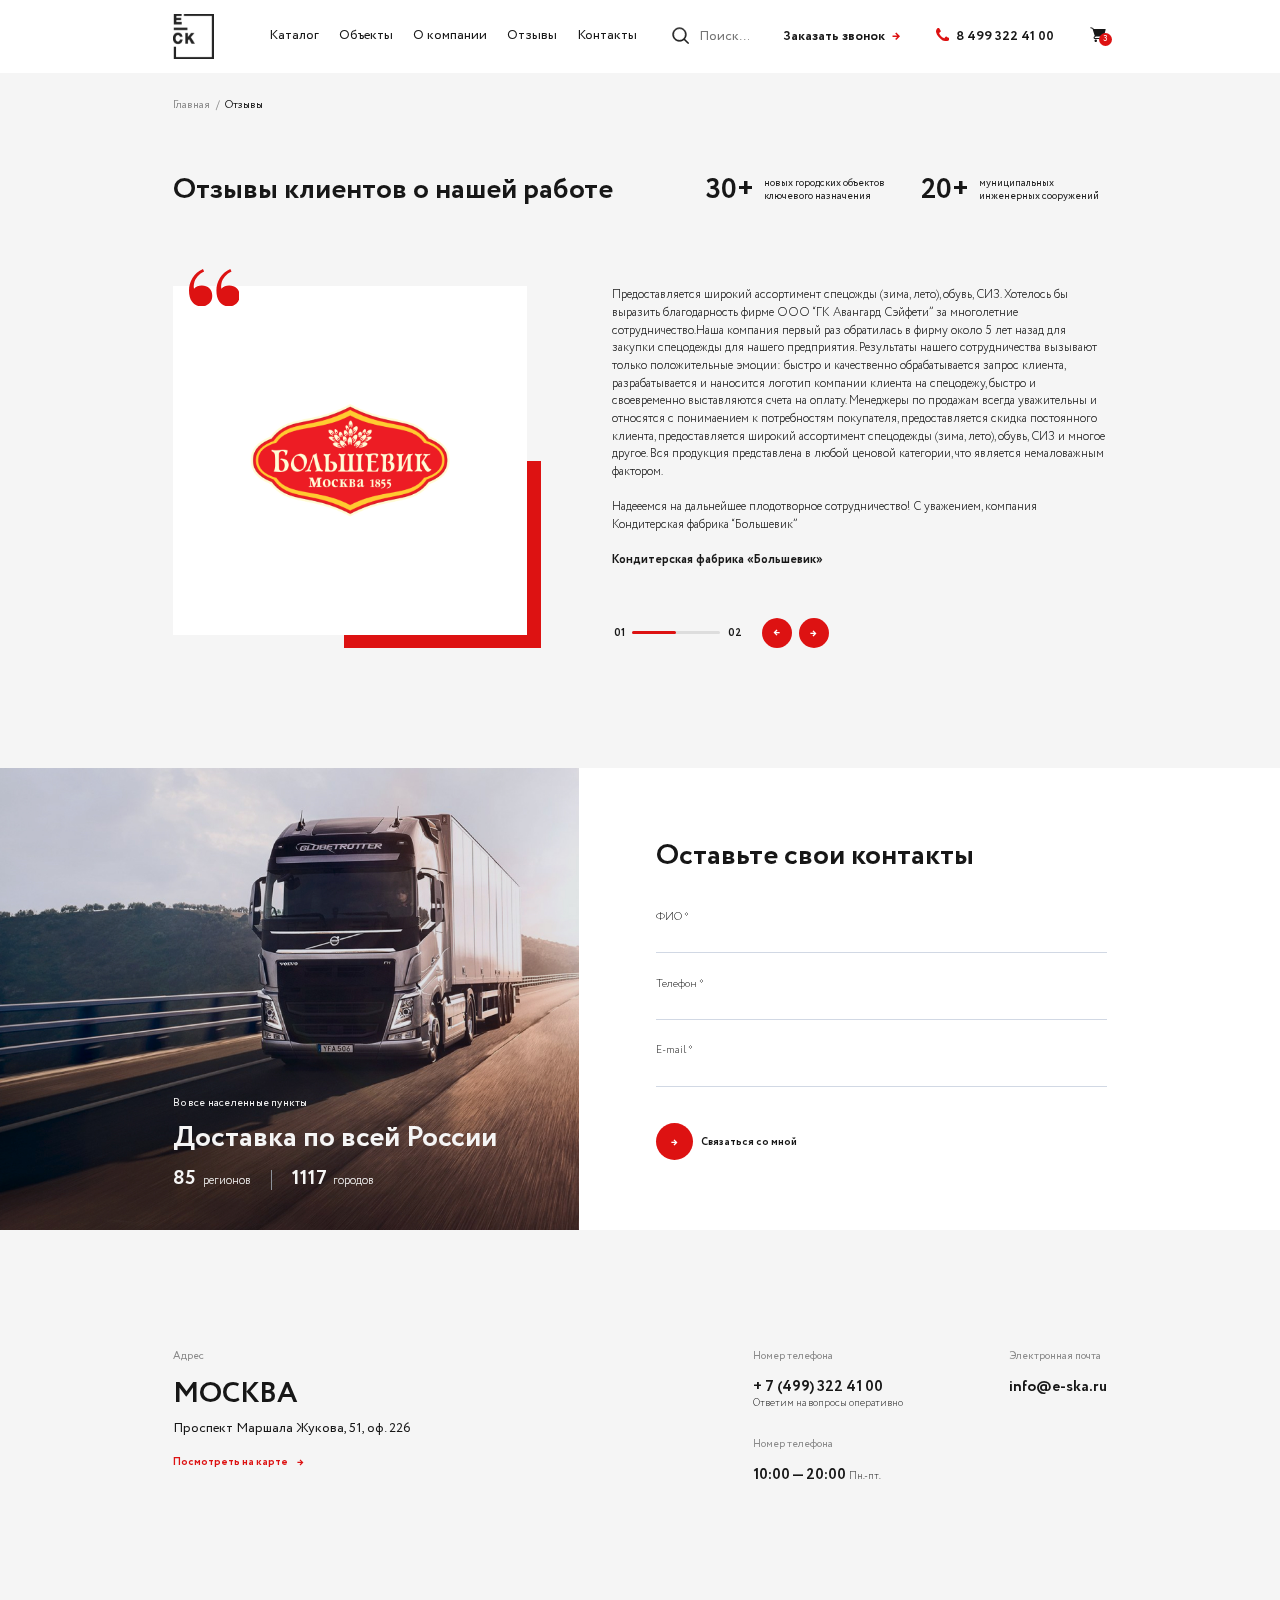
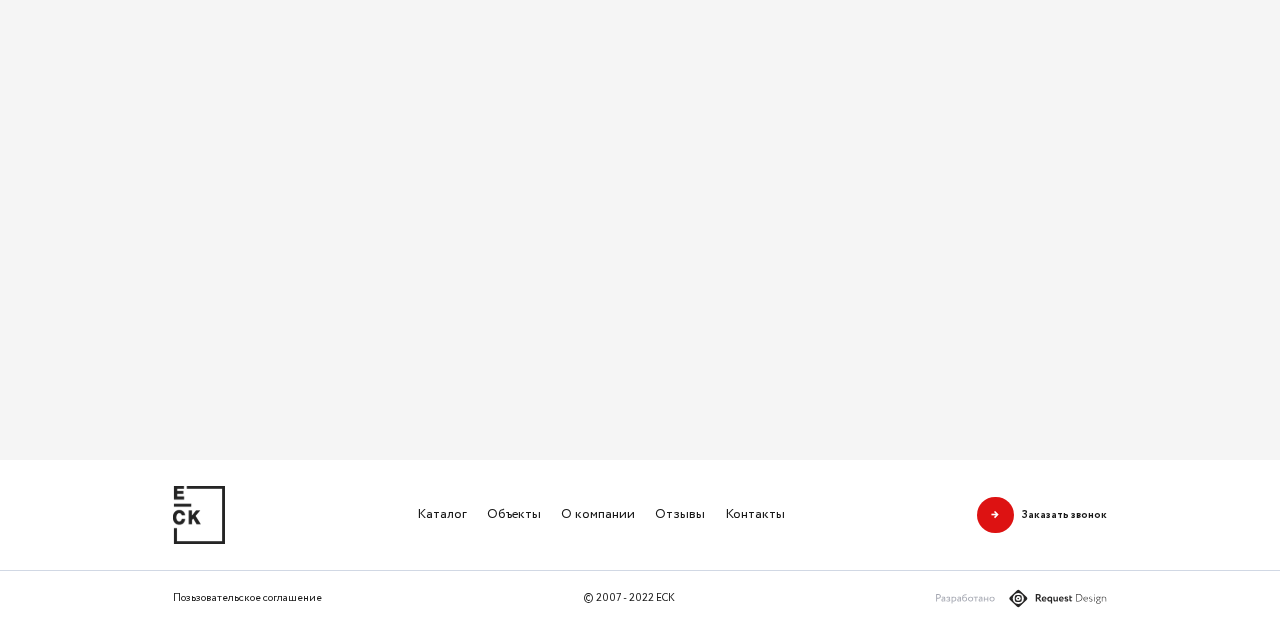
<file: reviews.html>
<!DOCTYPE html>
<html lang="ru">
<head>
    <meta charset="UTF-8">
    <meta name="viewport" content="width=device-width, initial-scale=1.0, shrink-to-fit=no">
    <meta name="description" content="another website">
    <title>Отзывы</title>

    <link rel="stylesheet" href="font/stylesheet.css">
    <link rel="stylesheet" href="css/swiper-bundle.min.css">
    <link rel="stylesheet" href="css/style.css">
</head>
<body>


<header class="header">
    <nav class="container header__container">
        <a href="/" class="header__logo">
            <img src="img/logo.svg" alt="">
        </a>
        <ul class="header__menu">
            <li class="header__menu-item">
                <a href="#">Каталог</a>
            </li>
            <li class="header__menu-item">
                <a href="#">Объекты</a>
            </li>
            <li class="header__menu-item">
                <a href="#">О компании</a>
            </li>
            <li class="header__menu-item">
                <a href="#">Отзывы</a>
            </li>
            <li class="header__menu-item">
                <a href="#">Контакты</a>
            </li>
            <div class="header__contacts-mob mobile">
                <button class="header__callback popup-callback">
                    Заказать звонок  <span class="header__callback--red">→</span>
                </button>
                <a href="tel:84993224100" class="header__phone">
                    <svg class="header__phone-icon" viewBox="0 0 20 20" fill="none" xmlns="http://www.w3.org/2000/svg">
                        <path d="M19.9563 15.4963C19.8997 15.3259 19.5398 15.0748 18.8768 14.7437C18.6972 14.6393 18.4413 14.4974 18.1101 14.3175C17.7787 14.1375 17.4778 13.9717 17.2081 13.8202C16.9379 13.6687 16.6847 13.5219 16.4481 13.3801C16.4103 13.3517 16.292 13.2689 16.0931 13.1313C15.8941 12.9941 15.7262 12.8923 15.5886 12.8258C15.4514 12.7598 15.3163 12.7266 15.1838 12.7266C14.9944 12.7266 14.7579 12.8616 14.4739 13.1313C14.1899 13.4014 13.9294 13.6947 13.6928 14.0122C13.4561 14.3296 13.2051 14.6229 12.9403 14.8928C12.675 15.1628 12.457 15.2977 12.2868 15.2977C12.2013 15.2977 12.0947 15.2739 11.967 15.2268C11.8394 15.1795 11.7422 15.139 11.6756 15.1063C11.6095 15.0729 11.4961 15.0068 11.335 14.9071C11.1736 14.8076 11.0839 14.7532 11.065 14.7437C9.76771 14.0238 8.65512 13.1999 7.727 12.2722C6.79919 11.3439 5.9752 10.2314 5.25555 8.93402C5.2461 8.91507 5.19152 8.82507 5.09216 8.66417C4.99266 8.50313 4.92634 8.38964 4.89321 8.32318C4.86007 8.25696 4.81983 8.15984 4.77256 8.03203C4.7253 7.90422 4.70157 7.79775 4.70157 7.71243C4.70157 7.54208 4.83654 7.32417 5.10644 7.05899C5.3763 6.79396 5.66993 6.54292 5.98704 6.30635C6.30441 6.06978 6.59774 5.80928 6.8677 5.5253C7.13755 5.24117 7.27247 5.00455 7.27247 4.8152C7.27247 4.68271 7.23934 4.54763 7.17312 4.41037C7.10685 4.27281 7.00506 4.10495 6.8677 3.90599C6.73028 3.70713 6.64745 3.58887 6.61899 3.55081C6.4771 3.31425 6.33048 3.06096 6.17879 2.79106C6.02709 2.52121 5.86152 2.22041 5.68152 1.88901C5.50167 1.55777 5.35973 1.302 5.25545 1.1221C4.9242 0.459356 4.67331 0.0993537 4.50281 0.0427365C4.43649 0.0143284 4.33699 0 4.20455 0C3.94873 0 3.61499 0.0472639 3.2031 0.14209C2.79106 0.236767 2.46683 0.336071 2.23006 0.4404C1.75658 0.639157 1.25473 1.21677 0.724382 2.17305C0.241444 3.063 0 3.94385 0 4.81495C0 5.07042 0.0165672 5.31898 0.0497017 5.56067C0.0828362 5.80212 0.142041 6.07441 0.227364 6.37749C0.312539 6.68048 0.381246 6.90556 0.433186 7.05212C0.485177 7.19879 0.582242 7.46153 0.724332 7.84044C0.866223 8.21924 0.951547 8.45114 0.979955 8.53636C1.31135 9.46443 1.70434 10.2929 2.15882 11.0221C2.90658 12.2342 3.92703 13.4868 5.21958 14.7794C6.51217 16.072 7.76452 17.0924 8.97666 17.8404C9.70577 18.2949 10.5346 18.6878 11.4625 19.0194C11.5478 19.0477 11.7797 19.1328 12.1583 19.2752C12.5371 19.4172 12.8 19.5143 12.9466 19.5664C13.0933 19.6185 13.3185 19.6873 13.6212 19.7726C13.9246 19.8579 14.1966 19.9171 14.4381 19.9505C14.6797 19.9832 14.9283 20 15.1838 20C16.0549 20 16.9358 19.7585 17.8259 19.2756C18.782 18.7454 19.3595 18.2435 19.5584 17.7696C19.6629 17.5331 19.762 17.2088 19.8567 16.7968C19.9516 16.3849 19.9988 16.0512 19.9988 15.7955C19.9991 15.6625 19.9848 15.5632 19.9563 15.4963Z" />
                    </svg>
                    <span>8 499 322 41 00</span>
                </a>
            </div>
        </ul>
        <form class="header__search">
            <svg class="header__search-icon" viewBox="0 0 26 26" fill="none" xmlns="http://www.w3.org/2000/svg">
                <path d="M24.7924 23.7761L18.9588 17.9437C20.5236 16.145 21.4711 13.7982 21.4711 11.2333C21.4711 5.58714 16.8776 1 11.2355 1C5.58816 1 1 5.59246 1 11.2333C1 16.8741 5.59348 21.4665 11.2355 21.4665C13.8011 21.4665 16.1484 20.5193 17.9474 18.9548L23.7811 24.7871C23.9195 24.9255 24.1058 25 24.2868 25C24.4677 25 24.654 24.9308 24.7924 24.7871C25.0692 24.5104 25.0692 24.0528 24.7924 23.7761ZM2.4318 11.2333C2.4318 6.38004 6.38124 2.43681 11.2302 2.43681C16.0845 2.43681 20.0286 6.38537 20.0286 11.2333C20.0286 16.0812 16.0845 20.035 11.2302 20.035C6.38124 20.035 2.4318 16.0865 2.4318 11.2333Z" />
            </svg>
            <input type="text" placeholder="Поиск..." class="header__search-input">
        </form>
        <svg class="header__search-close" viewBox="0 0 44 44" fill="none" xmlns="http://www.w3.org/2000/svg">
            <path d="M32.8789 10.959L10.9586 32.8793" stroke-width="3" stroke-linecap="square"/><path d="M10.9648 10.959L32.8852 32.8793" stroke-width="3" stroke-linecap="square"/>
        </svg>
        <div class="header__search-output-bg">
            <div class="header__search-output">
                <a href="#" class="header__search-output-item">
                    <div class="header__search-output-img-box">
                        <img src="img/search-image1.png" alt="">
                    </div>
                    <div class="header__search-output-text-block">
                        <div class="header__search-output-name">
                            Чугунная труба Smart SML DN 80 L=3000 мм
                        </div>
                        <div class="header__search-output-catalog-name">
                            Чугунные трубы Smart SML
                        </div>
                    </div>
                    <div class="header__search-output-price">3 678</div>
                </a>
                <a href="#" class="header__search-output-item">
                    <div class="header__search-output-img-box">
                        <img src="img/search-image2.png" alt="">
                    </div>
                    <div class="header__search-output-text-block">
                        <div class="header__search-output-name">
                            ТП-156.150P Решетка чугунная для трапа 150х150
                        </div>
                        <div class="header__search-output-catalog-name">
                            Канализационнеы трапы
                        </div>
                    </div>
                    <div class="header__search-output-price">7 478</div>
                </a>
                <a href="#" class="header__search-output-item">
                    <div class="header__search-output-img-box">
                        <img src="img/search-image3.png" alt="">
                    </div>
                    <div class="header__search-output-text-block">
                        <div class="header__search-output-name">
                            Чугунная труба Smart SML DN 80 L=3000 мм
                        </div>
                        <div class="header__search-output-catalog-name">
                            Каталог: Кровельные вопронки
                        </div>
                    </div>
                    <div class="header__search-output-price">13 678</div>
                </a>
                <a href="#" class="header__search-output-item">
                    <div class="header__search-output-img-box">
                        <img src="img/search-image1.png" alt="">
                    </div>
                    <div class="header__search-output-text-block">
                        <div class="header__search-output-name">
                            Чугунная труба Smart SML DN 80 L=3000 мм
                        </div>
                        <div class="header__search-output-catalog-name">
                            Чугунные трубы Smart SML
                        </div>
                    </div>
                    <div class="header__search-output-price">3 678</div>
                </a>
                <a href="#" class="header__search-output-item">
                    <div class="header__search-output-img-box">
                        <img src="img/search-image2.png" alt="">
                    </div>
                    <div class="header__search-output-text-block">
                        <div class="header__search-output-name">
                            ТП-156.150P Решетка чугунная для трапа 150х150
                        </div>
                        <div class="header__search-output-catalog-name">
                            Канализационнеы трапы
                        </div>
                    </div>
                    <div class="header__search-output-price">7 478</div>
                </a>
                <a href="#" class="header__search-output-item">
                    <div class="header__search-output-img-box">
                        <img src="img/search-image3.png" alt="">
                    </div>
                    <div class="header__search-output-text-block">
                        <div class="header__search-output-name">
                            Чугунная труба Smart SML DN 80 L=3000 мм
                        </div>
                        <div class="header__search-output-catalog-name">
                            Каталог: Кровельные вопронки
                        </div>
                    </div>
                    <div class="header__search-output-price">13 678</div>
                </a>
                <a href="#" class="header__search-output-item">
                    <div class="header__search-output-img-box">
                        <img src="img/search-image1.png" alt="">
                    </div>
                    <div class="header__search-output-text-block">
                        <div class="header__search-output-name">
                            Чугунная труба Smart SML DN 80 L=3000 мм
                        </div>
                        <div class="header__search-output-catalog-name">
                            Чугунные трубы Smart SML
                        </div>
                    </div>
                    <div class="header__search-output-price">3 678</div>
                </a>
                <a href="#" class="header__search-output-item">
                    <div class="header__search-output-img-box">
                        <img src="img/search-image2.png" alt="">
                    </div>
                    <div class="header__search-output-text-block">
                        <div class="header__search-output-name">
                            ТП-156.150P Решетка чугунная для трапа 150х150
                        </div>
                        <div class="header__search-output-catalog-name">
                            Канализационнеы трапы
                        </div>
                    </div>
                    <div class="header__search-output-price">7 478</div>
                </a>
                <a href="#" class="header__search-output-item">
                    <div class="header__search-output-img-box">
                        <img src="img/search-image3.png" alt="">
                    </div>
                    <div class="header__search-output-text-block">
                        <div class="header__search-output-name">
                            Чугунная труба Smart SML DN 80 L=3000 мм
                        </div>
                        <div class="header__search-output-catalog-name">
                            Каталог: Кровельные вопронки
                        </div>
                    </div>
                    <div class="header__search-output-price">13 678</div>
                </a>
            </div>
        </div>
        <button class="header__callback popup-callback desktop">
            Заказать звонок  <span class="header__callback--red">→</span>
        </button>
        <a href="tel:84993224100" class="header__phone">
            <svg class="header__phone-icon" viewBox="0 0 20 20" fill="none" xmlns="http://www.w3.org/2000/svg">
                <path d="M19.9563 15.4963C19.8997 15.3259 19.5398 15.0748 18.8768 14.7437C18.6972 14.6393 18.4413 14.4974 18.1101 14.3175C17.7787 14.1375 17.4778 13.9717 17.2081 13.8202C16.9379 13.6687 16.6847 13.5219 16.4481 13.3801C16.4103 13.3517 16.292 13.2689 16.0931 13.1313C15.8941 12.9941 15.7262 12.8923 15.5886 12.8258C15.4514 12.7598 15.3163 12.7266 15.1838 12.7266C14.9944 12.7266 14.7579 12.8616 14.4739 13.1313C14.1899 13.4014 13.9294 13.6947 13.6928 14.0122C13.4561 14.3296 13.2051 14.6229 12.9403 14.8928C12.675 15.1628 12.457 15.2977 12.2868 15.2977C12.2013 15.2977 12.0947 15.2739 11.967 15.2268C11.8394 15.1795 11.7422 15.139 11.6756 15.1063C11.6095 15.0729 11.4961 15.0068 11.335 14.9071C11.1736 14.8076 11.0839 14.7532 11.065 14.7437C9.76771 14.0238 8.65512 13.1999 7.727 12.2722C6.79919 11.3439 5.9752 10.2314 5.25555 8.93402C5.2461 8.91507 5.19152 8.82507 5.09216 8.66417C4.99266 8.50313 4.92634 8.38964 4.89321 8.32318C4.86007 8.25696 4.81983 8.15984 4.77256 8.03203C4.7253 7.90422 4.70157 7.79775 4.70157 7.71243C4.70157 7.54208 4.83654 7.32417 5.10644 7.05899C5.3763 6.79396 5.66993 6.54292 5.98704 6.30635C6.30441 6.06978 6.59774 5.80928 6.8677 5.5253C7.13755 5.24117 7.27247 5.00455 7.27247 4.8152C7.27247 4.68271 7.23934 4.54763 7.17312 4.41037C7.10685 4.27281 7.00506 4.10495 6.8677 3.90599C6.73028 3.70713 6.64745 3.58887 6.61899 3.55081C6.4771 3.31425 6.33048 3.06096 6.17879 2.79106C6.02709 2.52121 5.86152 2.22041 5.68152 1.88901C5.50167 1.55777 5.35973 1.302 5.25545 1.1221C4.9242 0.459356 4.67331 0.0993537 4.50281 0.0427365C4.43649 0.0143284 4.33699 0 4.20455 0C3.94873 0 3.61499 0.0472639 3.2031 0.14209C2.79106 0.236767 2.46683 0.336071 2.23006 0.4404C1.75658 0.639157 1.25473 1.21677 0.724382 2.17305C0.241444 3.063 0 3.94385 0 4.81495C0 5.07042 0.0165672 5.31898 0.0497017 5.56067C0.0828362 5.80212 0.142041 6.07441 0.227364 6.37749C0.312539 6.68048 0.381246 6.90556 0.433186 7.05212C0.485177 7.19879 0.582242 7.46153 0.724332 7.84044C0.866223 8.21924 0.951547 8.45114 0.979955 8.53636C1.31135 9.46443 1.70434 10.2929 2.15882 11.0221C2.90658 12.2342 3.92703 13.4868 5.21958 14.7794C6.51217 16.072 7.76452 17.0924 8.97666 17.8404C9.70577 18.2949 10.5346 18.6878 11.4625 19.0194C11.5478 19.0477 11.7797 19.1328 12.1583 19.2752C12.5371 19.4172 12.8 19.5143 12.9466 19.5664C13.0933 19.6185 13.3185 19.6873 13.6212 19.7726C13.9246 19.8579 14.1966 19.9171 14.4381 19.9505C14.6797 19.9832 14.9283 20 15.1838 20C16.0549 20 16.9358 19.7585 17.8259 19.2756C18.782 18.7454 19.3595 18.2435 19.5584 17.7696C19.6629 17.5331 19.762 17.2088 19.8567 16.7968C19.9516 16.3849 19.9988 16.0512 19.9988 15.7955C19.9991 15.6625 19.9848 15.5632 19.9563 15.4963Z" />
            </svg>
            <span class="desktop">8 499 322 41 00</span>
        </a>
        <a href="#" class="header__cart">
            <svg class="header__cart-icon" viewBox="0 0 27 27" fill="none" xmlns="http://www.w3.org/2000/svg">
                <path d="M10.125 24C11.1605 24 12 23.1605 12 22.125C12 21.0895 11.1605 20.25 10.125 20.25C9.08947 20.25 8.25 21.0895 8.25 22.125C8.25 23.1605 9.08947 24 10.125 24Z" /><path d="M19.875 24C20.9105 24 21.75 23.1605 21.75 22.125C21.75 21.0895 20.9105 20.25 19.875 20.25C18.8395 20.25 18 21.0895 18 22.125C18 23.1605 18.8395 24 19.875 24Z" /><path d="M24.8249 4.79264C24.755 4.70188 24.6653 4.62833 24.5626 4.57763C24.4599 4.52692 24.3469 4.50042 24.2324 4.50014H6.90737L6.56987 3.42764C6.53279 3.31249 6.46841 3.20801 6.38222 3.12312C6.29603 3.03823 6.19058 2.97545 6.07487 2.94014L2.99987 1.99514C2.90532 1.96609 2.80597 1.95594 2.7075 1.96528C2.60902 1.97462 2.51335 2.00326 2.42595 2.04958C2.24943 2.14311 2.1173 2.30294 2.05862 2.49389C1.99994 2.68485 2.01952 2.89129 2.11305 3.06781C2.20659 3.24433 2.36641 3.37646 2.55737 3.43514L5.24987 4.26014L8.68487 15.1126L7.46237 16.1176L7.36487 16.2151C7.06254 16.5652 6.89126 17.0095 6.88031 17.4719C6.86937 17.9343 7.01944 18.3862 7.30487 18.7501C7.50929 18.9987 7.76905 19.196 8.06337 19.3263C8.3577 19.4565 8.67841 19.516 8.99987 19.5001H21.5174C21.7163 19.5001 21.907 19.4211 22.0477 19.2805C22.1883 19.1398 22.2674 18.9491 22.2674 18.7501C22.2674 18.5512 22.1883 18.3605 22.0477 18.2198C21.907 18.0792 21.7163 18.0001 21.5174 18.0001H8.87987C8.7935 17.9972 8.70936 17.972 8.63556 17.9271C8.56177 17.8821 8.50081 17.8189 8.45859 17.7435C8.41637 17.6681 8.3943 17.583 8.39453 17.4966C8.39475 17.4102 8.41725 17.3253 8.45987 17.2501L10.2674 15.7501H21.8399C22.0112 15.7551 22.1791 15.7013 22.3155 15.5976C22.452 15.4939 22.5488 15.3465 22.5899 15.1801L24.9899 5.43014C25.0127 5.31833 25.0097 5.20279 24.9811 5.09231C24.9525 4.98184 24.8991 4.87935 24.8249 4.79264Z" />
            </svg>
            <span class="header__cart-number">3</span>
        </a>
        <div class="header__burger mobile">
            <div></div>
        </div>
    </nav>
</header>

<main>
    <section class="breadcrumbs desktop">
        <div class="container">
            <a href="/">Главная</a>
            <span class="breadcrumbs__separator">/</span>
            <span class="breadcrumbs__current">Отзывы</span>
        </div>
    </section>
    <section class="reviews">
        <div class="container">
            <div class="reviews__title-block">
                <div class="reviews__title">Отзывы клиентов о нашей работе</div>
                <div class="reviews__description-block">
                    <div class="reviews__description">
                        <span class="reviews__description--number">30+</span>
                        <span class="reviews__description--text">новых городских объектов ключевого назначения</span>
                    </div>
                    <div class="reviews__description">
                        <span class="reviews__description--number">20+</span>
                        <span class="reviews__description--text">муниципальных инженерных сооружений</span>
                    </div>
                </div>
            </div>
            <div class="reviews__slider swiper">
                <div class="swiper-wrapper">
                    <div class="reviews__item swiper-slide">
                        <div class="reviews__item-image-block">
                            <svg viewBox="0 0 76 56" fill="none" xmlns="http://www.w3.org/2000/svg">
                                <path d="M20.9487 0L22.7026 3.62872C18.935 5.32866 15.6222 7.84588 12.7641 11.1804C9.97094 14.4495 8.28205 17.8494 7.69744 21.38C7.30769 23.0146 7.11282 24.5511 7.11282 25.9895C7.11282 27.3625 7.24274 28.6048 7.50256 29.7163C10.4906 26.5126 14.388 24.9107 19.1949 24.9107C23.8718 24.9107 27.6393 26.2837 30.4974 29.0298C33.4205 31.7758 34.8821 35.568 34.8821 40.4063C34.8821 45.0485 33.3231 48.8079 30.2051 51.6848C27.1521 54.5616 23.2547 56 18.5128 56C12.0821 56 7.37265 53.6462 4.38462 48.9387C1.46154 44.6889 0 39.0987 0 32.1681C0 25.2376 1.75385 18.9609 5.26154 13.338C8.76923 7.64974 13.9983 3.20374 20.9487 0ZM61.9692 0L63.8205 3.62872C60.053 5.32866 56.7402 7.84588 53.8821 11.1804C51.0889 14.4495 49.3675 17.8494 48.718 21.38C48.3932 22.6877 48.2308 24.1915 48.2308 25.8914C48.2308 27.3298 48.3607 28.6048 48.6205 29.7163C51.6086 26.5126 55.506 24.9107 60.3128 24.9107C64.9897 24.9107 68.7573 26.2837 71.6154 29.0298C74.5385 31.7758 76 35.568 76 40.4063C76 45.0485 74.441 48.8079 71.3231 51.6848C68.2701 54.5616 64.3727 56 59.6308 56C53.265 56 48.5231 53.6462 45.4051 48.9387C42.547 44.6235 41.118 39.0333 41.118 32.1681C41.118 25.2376 42.8718 18.9609 46.3795 13.338C49.8872 7.64974 55.0838 3.20374 61.9692 0Z"/>
                            </svg>
                            <div class="reviews__item-img-box">
                                <img src="img/reviews-img1.png" alt="">
                            </div>
                        </div>
                        <article class="reviews__text-block">
                            <p class="reviews__item-review">
                                Предоставляется широкий ассортимент спецожды (зима, лето), обувь, СИЗ. Хотелось бы выразить благодарность фирме ООО “ГК Авангард Сэйфети” за многолетние сотрудничество.Наша компания первый раз обратилась в фирму около 5 лет назад для закупки спецодежды для нашего предприятия. Результаты нашего сотрудничества вызывают только положительные эмоции: быстро и качественно обрабатывается запрос клиента, разрабатывается и наносится логотип компании клиента на спецодежу, быстро и своевременно выставляются счета на оплату. Менеджеры по продажам всегда уважительны и относятся с понимаением к потребностям покупателя, предоставляется скидка постоянного клиента, предоставляется широкий ассортимент спецодежды (зима, лето), обувь, СИЗ и многое другое. Вся продукция представлена в любой ценовой категории, что является немаловажным фактором.
                                <br><br>
                                Надееемся на дальнейшее плодотворное сотрудничество!
                                С уважением, компания Кондитерская фабрика “Большевик”
                            </p>
                            <p class="reviews__item-name">
                                Кондитерская фабрика «Большевик»
                            </p>
                        </article>
                    </div>
                    <div class="reviews__item swiper-slide">
                        <div class="reviews__item-image-block">
                            <svg viewBox="0 0 76 56" fill="none" xmlns="http://www.w3.org/2000/svg">
                                <path d="M20.9487 0L22.7026 3.62872C18.935 5.32866 15.6222 7.84588 12.7641 11.1804C9.97094 14.4495 8.28205 17.8494 7.69744 21.38C7.30769 23.0146 7.11282 24.5511 7.11282 25.9895C7.11282 27.3625 7.24274 28.6048 7.50256 29.7163C10.4906 26.5126 14.388 24.9107 19.1949 24.9107C23.8718 24.9107 27.6393 26.2837 30.4974 29.0298C33.4205 31.7758 34.8821 35.568 34.8821 40.4063C34.8821 45.0485 33.3231 48.8079 30.2051 51.6848C27.1521 54.5616 23.2547 56 18.5128 56C12.0821 56 7.37265 53.6462 4.38462 48.9387C1.46154 44.6889 0 39.0987 0 32.1681C0 25.2376 1.75385 18.9609 5.26154 13.338C8.76923 7.64974 13.9983 3.20374 20.9487 0ZM61.9692 0L63.8205 3.62872C60.053 5.32866 56.7402 7.84588 53.8821 11.1804C51.0889 14.4495 49.3675 17.8494 48.718 21.38C48.3932 22.6877 48.2308 24.1915 48.2308 25.8914C48.2308 27.3298 48.3607 28.6048 48.6205 29.7163C51.6086 26.5126 55.506 24.9107 60.3128 24.9107C64.9897 24.9107 68.7573 26.2837 71.6154 29.0298C74.5385 31.7758 76 35.568 76 40.4063C76 45.0485 74.441 48.8079 71.3231 51.6848C68.2701 54.5616 64.3727 56 59.6308 56C53.265 56 48.5231 53.6462 45.4051 48.9387C42.547 44.6235 41.118 39.0333 41.118 32.1681C41.118 25.2376 42.8718 18.9609 46.3795 13.338C49.8872 7.64974 55.0838 3.20374 61.9692 0Z"/>
                            </svg>
                            <div class="reviews__item-img-box">
                                <img src="img/reviews-img1.png" alt="">
                            </div>
                        </div>
                        <article class="reviews__text-block">
                            <p class="reviews__item-review">
                                Предоставляется широкий ассортимент спецожды (зима, лето), обувь, СИЗ. Хотелось бы выразить благодарность фирме ООО “ГК Авангард Сэйфети” за многолетние сотрудничество.Наша компания первый раз обратилась в фирму около 5 лет назад для закупки спецодежды для нашего предприятия. Результаты нашего сотрудничества вызывают только положительные эмоции: быстро и качественно обрабатывается запрос клиента, разрабатывается и наносится логотип компании клиента на спецодежу, быстро и своевременно выставляются счета на оплату. Менеджеры по продажам всегда уважительны и относятся с понимаением к потребностям покупателя, предоставляется скидка постоянного клиента, предоставляется широкий ассортимент спецодежды (зима, лето), обувь, СИЗ и многое другое. Вся продукция представлена в любой ценовой категории, что является немаловажным фактором.
                                <br><br>
                                Надееемся на дальнейшее плодотворное сотрудничество!
                                С уважением, компания Кондитерская фабрика “Большевик”
                            </p>
                            <p class="reviews__item-name">
                                Кондитерская фабрика «Большевик»
                            </p>
                        </article>
                    </div>
                </div>
            </div>
            <button type="button" class="reviews__read-all mobile">
                <span>Читать полностью</span>
                <div>→</div>
            </button>
            <div class="reviews__nav-block">
                <div class="reviews__pagination"></div>
                <div class="reviews__arrow reviews__arrow--left">→</div>
                <div class="reviews__arrow reviews__arrow--right">→</div>
            </div>
        </div>
    </section>
    <section class="feedback">
        <div class="feedback__bg">
            <img src="img/feedback-bg.jpeg" alt="">
        </div>
        <div class="container feedback__container">
            <div class="feedback__title-block">
                <div class="feedback__sub-title">Во все населенные пункты</div>
                <div class="feedback__title">Доставка по всей России</div>
                <div class="feedback__stats-block">
                    <span class="feedback__stats-text">
                        <b>85</b> регионов
                    </span>
                    <span class="feedback__stats-text">
                        <b>1117</b> городов
                    </span>
                </div>
            </div>
            <form class="feedback__form">
                <div class="feedback__form-title">Оставьте свои контакты</div>
                <label class="feedback__label">
                    <div class="feedback__label-name">ФИО * </div>
                    <input type="text" class="feedback__input" required>
                </label>
                <label class="feedback__label">
                    <div class="feedback__label-name">Телефон *</div>
                    <input type="tel" class="feedback__input mask-phone" required>
                </label>
                <label class="feedback__label">
                    <div class="feedback__label-name">E-mail *</div>
                    <input type="email" class="feedback__input" required>
                </label>
                <button type="submit" class="feedback__slide-btn red-btn">
                    <div class="red-btn__icon">→</div>
                    <span>Связаться со мной</span>
                </button>
            </form>
        </div>
    </section>
    <section class="contacts">
        <div class="container contacts__container">
            <div class="contacts__address-block">
                <div class="contacts__info-name">Адрес</div>
                <div class="contacts__city-name">МОСКВА</div>
                <div class="contacts__address">Проспект Маршала Жукова, 51, оф. 226</div>
                <a href="#" class="contacts__address-link">
                    Посмотреть на карте <span>→</span>
                </a>
            </div>
            <div class="contacts__info-content">
                <div class="contacts__phone-block">
                    <div class="contacts__info-name">Номер телефона</div>
                    <a href="tel:+74993224100" class="contacts__info-title-text">+ 7 (499) 322 41 00</a>
                    <div class="contacts__info-text">Ответим на вопросы оперативно</div>
                </div>
                <div class="contacts__email-block">
                    <div class="contacts__info-name">Электронная почта</div>
                    <div class="contacts__info-title-text">info@e-ska.ru</div>
                </div>
                <div class="contacts__work-time-block">
                    <div class="contacts__info-name">Номер телефона</div>
                    <div class="contacts__info-text">
                        <span class="contacts__info-title-text">10:00 — 20:00 </span>
                        <span>Пн.-пт.</span>
                    </div>
                </div>
            </div>
            <div id="map" class="contacts__map"></div>
        </div>

        <script src="https://api-maps.yandex.ru/2.1/?apikey=c9e39c09-0f62-4828-b0ce-7ca99a606b15&lang=ru_RU" type="text/javascript"></script>
        <script src="js/map.js"></script>
    </section>
</main>

<footer class="footer">
    <div class="footer__content">
        <nav class="container footer__container">
            <a href="/" class="footer__logo">
                <img src="img/logo.svg" alt="">
            </a>
            <ul class="footer__menu">
                <li class="footer__menu-item">
                    <a href="#">Каталог</a>
                </li>
                <li class="footer__menu-item">
                    <a href="#">Объекты</a>
                </li>
                <li class="footer__menu-item">
                    <a href="#">О компании</a>
                </li>
                <li class="footer__menu-item">
                    <a href="#">Отзывы</a>
                </li>
                <li class="footer__menu-item">
                    <a href="#">Контакты</a>
                </li>
            </ul>
            <button type="button" class="footer__btn popup-callback">
                <div class="footer__btn-icon">→</div>
                <span>Заказать звонок</span>
            </button>
        </nav>
    </div>
    <div class="footer__content">
        <div class="container footer__container">
            <a href="#" class="footer__link">Позьзовательское соглашение</a>
            <div class="footer__copyright">© 2007 - 2022 ECK</div>
            <a href="#" class="footer__req-logo">
                <img src="img/req-logo.svg" alt="" class="desktop">
                <img src="img/req-logo-mob.svg" alt="" class="mobile">
            </a>
        </div>
    </div>
</footer>

<div class="modal-callback">
    <div class="modal-callback__bg"></div>
    <div class="modal-callback__content modal-callback__content--first">
        <div class="modal-callback__close"></div>
        <div class="modal-callback__title">Заказать звонок</div>
        <div class="modal-callback__description">Отправьте нам свой номер телефона и мы Вам перезвоним!</div>
        <form onsubmit="return false" class="modal-callback__form">
            <label class="modal-callback__label">
                <input type="tel" class="modal-callback__input mask-phone" placeholder="+7 ( ___ ) ___ - __ - __" required>
            </label>
            <button type="submit" class="modal-callback__btn red-btn">
                <div class="red-btn__icon">→</div>
                <span>Связаться со мной</span>
            </button>
        </form>
    </div>
    <div class="modal-callback__content modal-callback__content--second">
        <div class="modal-callback__close"></div>
        <div class="modal-callback__check-icon">
            <svg viewBox="0 0 33 24" fill="none" xmlns="http://www.w3.org/2000/svg">
                <path d="M30 3L11.4375 22L3 13.3636" stroke-width="4" stroke-linecap="square" stroke-linejoin="round"/>
            </svg>
        </div>
        <div class="modal-callback__title">Ваша заявка принята!</div>
        <div class="modal-callback__description">Наши специалисты свяжуться с вами в ближайшее время</div>
    </div>
</div>


<script src="js/jquery-3.6.0.min.js"></script>
<script src="js/swiper-bundle.min.js"></script>
<script src="js/jquery.maskedinput.min.js"></script>
<script src="js/swiper.js"></script>
<script src="js/main.js"></script>
</body>
</html>
</file>
<file: font/stylesheet.css>
@font-face {
    font-family: 'Circe';
    src: url('Circe-Light.eot');
    src: local('Circe Light'), local('Circe-Light'),
        url('Circe-Light.eot?#iefix') format('embedded-opentype'),
        url('Circe-Light.woff2') format('woff2'),
        url('Circe-Light.woff') format('woff'),
        url('Circe-Light.ttf') format('truetype');
    font-weight: 300;
    font-style: normal;
}

@font-face {
    font-family: 'Circe Extra';
    src: url('Circe-ExtraBold.eot');
    src: local('Circe Extra Bold'), local('Circe-ExtraBold'),
        url('Circe-ExtraBold.eot?#iefix') format('embedded-opentype'),
        url('Circe-ExtraBold.woff2') format('woff2'),
        url('Circe-ExtraBold.woff') format('woff'),
        url('Circe-ExtraBold.ttf') format('truetype');
    font-weight: 800;
    font-style: normal;
}

@font-face {
    font-family: 'Circe';
    src: url('Circe-Thin.eot');
    src: local('Circe Thin'), local('Circe-Thin'),
        url('Circe-Thin.eot?#iefix') format('embedded-opentype'),
        url('Circe-Thin.woff2') format('woff2'),
        url('Circe-Thin.woff') format('woff'),
        url('Circe-Thin.ttf') format('truetype');
    font-weight: 100;
    font-style: normal;
}

@font-face {
    font-family: 'Circe';
    src: url('Circe-Regular.eot');
    src: local('Circe'), local('Circe-Regular'),
        url('Circe-Regular.eot?#iefix') format('embedded-opentype'),
        url('Circe-Regular.woff2') format('woff2'),
        url('Circe-Regular.woff') format('woff'),
        url('Circe-Regular.ttf') format('truetype');
    font-weight: normal;
    font-style: normal;
}

@font-face {
    font-family: 'Circe';
    src: url('Circe-Bold.eot');
    src: local('Circe Bold'), local('Circe-Bold'),
        url('Circe-Bold.eot?#iefix') format('embedded-opentype'),
        url('Circe-Bold.woff2') format('woff2'),
        url('Circe-Bold.woff') format('woff'),
        url('Circe-Bold.ttf') format('truetype');
    font-weight: bold;
    font-style: normal;
}

@font-face {
    font-family: 'Gilroy';
    src: local('Gilroy Bold'), local('Gilroy-Bold'),
    url('Gilroy-Bold.woff2') format('woff2'),
    url('Gilroy-Bold.woff') format('woff'),
    url('Gilroy-Bold.ttf') format('truetype');
    font-weight: 700;
    font-style: normal;
}
</file>
<file: css/style.css>
@charset "UTF-8";
*,
*::before,
*::after {
  -webkit-box-sizing: border-box;
          box-sizing: border-box;
}

html {
  font-family: "Circe";
  font-size: 0.5208335vw;
  font-style: normal;
  font-weight: normal;
  -webkit-animation: bugfix infinite 1s;
  line-height: 1.2;
  margin: 0;
  padding: 0;
}

body {
  font-style: normal;
  font-weight: normal;
  -webkit-animation: bugfix infinite 1s;
  line-height: 1.2;
  margin: 0;
  padding: 0;
  color: #171717;
  background-color: #F5F5F5;
}

input,
textarea {
  -webkit-animation: bugfix infinite 1s;
  line-height: inherit;
  margin: 0;
  padding: 0;
  background-color: transparent;
  border: none;
  color: inherit;
}

a {
  color: unset;
}

a,
a:hover {
  text-decoration: none;
}

button,
input,
a,
textarea {
  outline: none;
  cursor: pointer;
  font: inherit;
}
button:focus,
input:focus,
a:focus,
textarea:focus {
  outline: none;
}
button:active,
input:active,
a:active,
textarea:active {
  outline: none;
}

h1,
h2,
h3,
h4,
h5,
h6 {
  font: inherit;
  margin: 0;
  padding: 0;
}

p {
  margin-top: 0;
  margin-bottom: 0;
}

img {
  width: 100%;
  height: auto;
  display: block;
}

button {
  border: none;
  color: inherit;
  font: inherit;
  text-align: inherit;
  padding: 0;
  background-color: transparent;
}

ul {
  padding: 0;
  margin: 0;
}

ul li {
  margin: 0;
  padding: 0;
  list-style: none;
}

.container {
  width: 140rem;
  margin: 0 auto;
}

input[type=number]::-webkit-inner-spin-button,
input[type=number]::-webkit-outer-spin-button {
  -webkit-appearance: none;
  margin: 0;
}

input[type=number] {
  -moz-appearance: textfield;
}

@media (max-width: 48em) {
  html {
    font-size: 5px;
    font-size: 1.5625vw;
    font-size: 1.2077294686vw;
    -webkit-text-size-adjust: none;
  }

  body {
    -webkit-text-size-adjust: none;
  }

  .container {
    padding: 0 4rem;
    width: 100%;
  }
}
.red-btn {
  display: -webkit-box;
  display: -ms-flexbox;
  display: flex;
  -webkit-box-align: center;
      -ms-flex-align: center;
          align-items: center;
  font-weight: bold;
  font-size: 1.6rem;
  line-height: 3rem;
}
.red-btn--white {
  color: white;
}
.red-btn__icon {
  display: -webkit-box;
  display: -ms-flexbox;
  display: flex;
  -webkit-box-align: center;
      -ms-flex-align: center;
          align-items: center;
  -webkit-box-pack: center;
      -ms-flex-pack: center;
          justify-content: center;
  width: 5.5rem;
  height: 5.5rem;
  margin-right: 1.2rem;
  border-radius: 100%;
  background-color: #DD1212;
  color: white;
}

.breadcrumbs {
  margin-top: 4rem;
  margin-bottom: 9rem;
  font-weight: 500;
  font-size: 1.6rem;
  line-height: 1.95rem;
  color: #8A8A8A;
}
.breadcrumbs__separator {
  margin: 0 0.5rem;
}
.breadcrumbs__current {
  color: #171717;
}

@media (max-width: 48em) {
  .red-btn {
    font-size: 3.7rem;
    line-height: 7rem;
  }
  .red-btn__icon {
    width: 11rem;
    height: 11rem;
    margin-right: 2.4rem;
  }

  .pagination {
    display: -webkit-box;
    display: -ms-flexbox;
    display: flex;
    -webkit-box-align: center;
        -ms-flex-align: center;
            align-items: center;
    -webkit-box-pack: center;
        -ms-flex-pack: center;
            justify-content: center;
  }
  .pagination__number {
    display: -webkit-box;
    display: -ms-flexbox;
    display: flex;
    -webkit-box-align: center;
        -ms-flex-align: center;
            align-items: center;
    -webkit-box-pack: center;
        -ms-flex-pack: center;
            justify-content: center;
    width: 9.6rem;
    height: 9.6rem;
    font-size: 4rem;
    line-height: 5.9rem;
    color: #8A8A8A;
  }
  .pagination__number--active {
    background-color: #DD1212;
    color: white;
  }
  .pagination__arrow {
    display: -webkit-box;
    display: -ms-flexbox;
    display: flex;
    -webkit-box-align: center;
        -ms-flex-align: center;
            align-items: center;
    -webkit-box-pack: center;
        -ms-flex-pack: center;
            justify-content: center;
    width: 9.6rem;
    height: 9.6rem;
  }
  .pagination__arrow > svg {
    width: 3.2rem;
    height: 3.2rem;
  }
  .pagination__arrow > svg path {
    fill: #8A8A8A;
  }
}
.header {
  background-color: #fff;
}
.header:before {
  content: "";
  visibility: hidden;
  position: absolute;
  left: 0;
  top: 0;
  z-index: 4;
  display: block;
  width: 100vw;
  height: 110vh;
  background-color: #F5F5F5;
  opacity: 0;
  -webkit-transition: 0.5s ease;
  transition: 0.5s ease;
}
.header.search-open:before {
  visibility: visible;
  opacity: 1;
}
.header.search-open .header__menu,
.header.search-open .header__callback,
.header.search-open .header__cart,
.header.search-open .header__burger {
  display: none;
}
.header.search-open .header__search-close,
.header.search-open .header__search-output-bg {
  display: block;
}
.header__container {
  display: -webkit-box;
  display: -ms-flexbox;
  display: flex;
  -webkit-box-align: center;
      -ms-flex-align: center;
          align-items: center;
  -webkit-box-pack: justify;
      -ms-flex-pack: justify;
          justify-content: space-between;
  min-height: 10.9rem;
}
.header__logo {
  -webkit-box-flex: 0;
      -ms-flex: none;
          flex: none;
  position: relative;
  z-index: 5;
  width: 6.1rem;
  height: 6.8rem;
  margin-right: 3rem;
  mix-blend-mode: exclusion;
}
.header__logo > img {
  width: 100%;
  height: 100%;
  -o-object-fit: contain;
     object-fit: contain;
}
.header__menu {
  position: relative;
  z-index: 5;
  display: -webkit-box;
  display: -ms-flexbox;
  display: flex;
  -webkit-box-align: center;
      -ms-flex-align: center;
          align-items: center;
}
.header__menu-item {
  margin-right: 3rem;
  font-size: 2rem;
  line-height: 2.95rem;
  white-space: nowrap;
}
.header__menu-item:nth-last-child(2) {
  margin-right: 0;
}
.header__search {
  display: -webkit-box;
  display: -ms-flexbox;
  display: flex;
  -webkit-box-align: center;
      -ms-flex-align: center;
          align-items: center;
  width: 11.5rem;
  height: 3rem;
  -webkit-transition: 0.5s ease;
  transition: 0.5s ease;
}
.header__search.open {
  position: relative;
  z-index: 5;
  width: 98rem;
  height: 6rem;
  padding: 0 3rem;
  background-color: #fff;
}
.header__search.open .header__search-input {
  width: 100%;
}
.header__search-icon {
  -webkit-box-flex: 0;
      -ms-flex: none;
          flex: none;
  width: 2.6rem;
  height: 2.6rem;
  margin-right: 1.5rem;
  margin-top: -2px;
}
.header__search-icon path {
  fill: #171717;
  stroke: #171717;
}
.header__search-input {
  width: 100%;
  height: 100%;
  font-size: 2rem;
  line-height: 2.95rem;
}
.header__search-close {
  position: relative;
  z-index: 5;
  display: none;
  width: 4.4rem;
  height: 4.4rem;
  margin-left: -5rem;
  cursor: pointer;
}
.header__search-close path {
  stroke: #DD1212;
}
.header__search-output-bg {
  position: absolute;
  left: 41rem;
  top: 11rem;
  z-index: 5;
  display: none;
  width: 98rem;
  max-height: 46rem;
  padding: 3rem 1rem 3rem 3rem;
  background-color: #fff;
  overflow: hidden;
}
.header__search-output {
  width: 94rem;
  height: 40rem;
  padding-right: 6rem;
  overflow-y: scroll;
}
.header__search-output::-webkit-scrollbar {
  width: 3px;
}
.header__search-output::-webkit-scrollbar-track {
  background-color: #E9E9E9;
  border-radius: 4px;
}
.header__search-output::-webkit-scrollbar-thumb {
  border-radius: 4px;
  background-color: #DD1212;
}
.header__search-output-item {
  display: -webkit-box;
  display: -ms-flexbox;
  display: flex;
  -webkit-box-align: center;
      -ms-flex-align: center;
          align-items: center;
}
.header__search-output-item:nth-child(n+2) {
  margin-top: 2.5rem;
}
.header__search-output-img-box {
  -webkit-box-flex: 0;
      -ms-flex: none;
          flex: none;
  width: 6rem;
  height: 6rem;
  margin-right: 2.5rem;
}
.header__search-output-img-box > img {
  width: 100%;
  height: 100%;
  -o-object-fit: contain;
     object-fit: contain;
}
.header__search-output-text-block {
  -webkit-box-flex: 1;
      -ms-flex: auto;
          flex: auto;
}
.header__search-output-name {
  font-size: 1.9rem;
  line-height: 2.8rem;
}
.header__search-output-catalog-name {
  font-size: 1.5rem;
  line-height: 2.7rem;
}
.header__search-output-catalog-name:before {
  content: "Каталог: ";
  color: #99A2B5;
}
.header__search-output-price {
  -webkit-box-flex: 0;
      -ms-flex: none;
          flex: none;
  display: -webkit-box;
  display: -ms-flexbox;
  display: flex;
  -webkit-box-align: start;
      -ms-flex-align: start;
          align-items: flex-start;
  font-weight: bold;
  font-size: 2rem;
  line-height: 2.95rem;
}
.header__search-output-price:after {
  content: "₽";
  margin-left: 0.3rem;
  font-weight: 800;
  font-size: 1.4rem;
  line-height: 1.7rem;
}
.header__callback {
  font-weight: bold;
  font-size: 2rem;
  line-height: 2rem;
  white-space: nowrap;
}
.header__callback--red {
  margin-left: 0.5rem;
  color: #DD1212;
}
.header__phone {
  position: relative;
  z-index: 5;
  display: -webkit-box;
  display: -ms-flexbox;
  display: flex;
  font-weight: bold;
  font-size: 2rem;
  line-height: 2rem;
  white-space: nowrap;
}
.header__phone-icon {
  width: 2rem;
  height: 2rem;
  margin-right: 1rem;
  margin-top: -2px;
}
.header__phone-icon path {
  fill: #DD1212;
}
.header__cart {
  position: relative;
}
.header__cart-icon {
  width: 2.7rem;
  height: 2.7rem;
}
.header__cart-icon path {
  fill: #171717;
}
.header__cart-number {
  position: absolute;
  right: -0.8rem;
  bottom: 0;
  display: -webkit-box;
  display: -ms-flexbox;
  display: flex;
  -webkit-box-align: center;
      -ms-flex-align: center;
          align-items: center;
  -webkit-box-pack: center;
      -ms-flex-pack: center;
          justify-content: center;
  width: 2rem;
  height: 2rem;
  border-radius: 100%;
  background-color: #DD1212;
  font-size: 1.2rem;
  line-height: 1.77rem;
  color: #fff;
}

@media (max-width: 48em) {
  .header {
    position: relative;
  }
  .header.search-open:before {
    position: fixed;
    background-color: #fff;
    -webkit-transition: none;
    transition: none;
  }
  .header.search-open .header__phone {
    display: none;
  }
  .header__container {
    min-height: 16.8rem;
  }
  .header__logo {
    width: 8.6rem;
    height: 9.6rem;
    margin-right: 0;
  }
  .header__menu {
    position: fixed;
    left: -100%;
    top: 0;
    z-index: 4;
    -webkit-box-orient: vertical;
    -webkit-box-direction: normal;
        -ms-flex-direction: column;
            flex-direction: column;
    -webkit-box-align: normal;
        -ms-flex-align: normal;
            align-items: normal;
    width: 100vw;
    min-height: 100vh;
    padding: 23rem 4rem 0 4rem;
    background-color: #fff;
    overflow: hidden;
    overflow-y: scroll;
    -webkit-transition: 0.5s ease;
    transition: 0.5s ease;
  }
  .header__menu.open {
    left: 0;
  }
  .header__menu-item {
    margin-right: 0;
    font-size: 4.4rem;
    line-height: 6.5rem;
  }
  .header__menu-item:nth-child(n+2) {
    margin-top: 4.4rem;
  }
  .header__contacts-mob {
    position: relative;
    margin-top: 20rem;
  }
  .header__contacts-mob:before {
    content: "";
    position: absolute;
    z-index: -1;
    left: -4rem;
    top: -10rem;
    display: block;
    width: 100vw;
    min-height: 55vh;
    background-color: #F5F5F5;
  }
  .header__contacts-mob .header__phone-icon {
    margin-right: 2rem;
    margin-top: -2px;
  }
  .header__search {
    display: -webkit-box;
    display: -ms-flexbox;
    display: flex;
    -webkit-box-align: center;
        -ms-flex-align: center;
            align-items: center;
    width: 24rem;
    height: 5.4rem;
  }
  .header__search.open {
    -webkit-box-flex: 1;
        -ms-flex: auto;
            flex: auto;
    width: auto;
    height: auto;
  }
  .header__search-icon {
    width: 4.4rem;
    height: 4.4rem;
    margin-right: 2.4rem;
    margin-top: -2px;
  }
  .header__search-input {
    font-size: 3.6rem;
    line-height: 5.3rem;
  }
  .header__search-close {
    width: 5rem;
    height: 5rem;
    margin-left: 0;
    margin-top: -0.5rem;
  }
  .header__search-close path {
    stroke: #171717;
  }
  .header__search-output-bg {
    left: 22rem;
    top: 16rem;
    width: 52rem;
    max-height: none;
    padding: 0;
    background-color: #fff;
    overflow: visible;
  }
  .header__search-output {
    width: 100%;
    height: auto;
    padding-right: 0;
    overflow-y: scroll;
  }
  .header__search-output::-webkit-scrollbar-track {
    background-color: transparent;
  }
  .header__search-output-item {
    display: -webkit-box;
    display: -ms-flexbox;
    display: flex;
    -webkit-box-align: center;
        -ms-flex-align: center;
            align-items: center;
  }
  .header__search-output-item:nth-child(n+2) {
    margin-top: 3rem;
  }
  .header__search-output-img-box {
    display: none;
  }
  .header__search-output-name {
    font-size: 3.6rem;
    line-height: 5.3rem;
  }
  .header__search-output-catalog-name {
    display: none;
  }
  .header__search-output-price {
    display: none;
  }
  .header__callback {
    margin-bottom: 5rem;
    font-size: 4rem;
    line-height: 4rem;
  }
  .header__phone {
    z-index: 1;
    font-size: 4rem;
    line-height: 4rem;
  }
  .header__phone-icon {
    width: 4rem;
    height: 4rem;
    margin: 0;
  }
  .header__cart {
    margin-left: -1rem;
  }
  .header__cart-icon {
    width: 5.4rem;
    height: 5.4rem;
  }
  .header__cart-number {
    right: -1.6rem;
    width: 4rem;
    height: 4rem;
    font-size: 2.4rem;
    line-height: 2.55rem;
  }
  .header__burger {
    position: relative;
    z-index: 5;
    display: -webkit-box;
    display: -ms-flexbox;
    display: flex;
    -webkit-box-align: center;
        -ms-flex-align: center;
            align-items: center;
    width: 4.8rem;
    height: 4rem;
    cursor: pointer;
  }
  .header__burger > div {
    width: 100%;
    height: 2px;
    opacity: 1;
    background-color: #171717;
    -webkit-transition: 0.3s ease;
    transition: 0.3s ease;
  }
  .header__burger:before {
    content: "";
    position: absolute;
    left: 0;
    top: 0;
    display: block;
    width: 100%;
    height: 2px;
    background-color: #171717;
    -webkit-transition: 0.5s ease;
    transition: 0.5s ease;
  }
  .header__burger:after {
    content: "";
    position: absolute;
    left: 0;
    bottom: 0;
    display: block;
    width: 100%;
    height: 2px;
    background-color: #171717;
    -webkit-transition: 0.5s ease;
    transition: 0.5s ease;
  }
  .header__burger.open > div {
    opacity: 0;
  }
  .header__burger.open:before {
    top: calc(50% - 1px);
    -webkit-transform: rotate(45deg);
            transform: rotate(45deg);
  }
  .header__burger.open:after {
    bottom: calc(50% - 1px);
    -webkit-transform: rotate(-45deg);
            transform: rotate(-45deg);
  }
}
body {
  min-height: 100vh;
  position: relative;
  padding-bottom: 24.9rem;
}
@media (max-width: 48em) {
  body {
    padding-bottom: 150rem;
  }
}

.footer {
  position: absolute;
  bottom: 0;
  left: 0;
  width: 100%;
  background-color: #fff;
}
.footer__content {
  display: -webkit-box;
  display: -ms-flexbox;
  display: flex;
  -webkit-box-align: center;
      -ms-flex-align: center;
          align-items: center;
  font-size: 1.6rem;
  line-height: 1.9rem;
}
.footer__content:nth-child(1) {
  min-height: 16.4rem;
}
.footer__content:nth-child(2) {
  min-height: 8.5rem;
  border-top: 1px solid #D1D8E4;
}
.footer__container {
  display: -webkit-box;
  display: -ms-flexbox;
  display: flex;
  -webkit-box-align: center;
      -ms-flex-align: center;
          align-items: center;
  -webkit-box-pack: justify;
      -ms-flex-pack: justify;
          justify-content: space-between;
}
.footer__logo {
  width: 7.8rem;
  height: 8.7rem;
  mix-blend-mode: exclusion;
}
.footer__logo > img {
  width: 100%;
  height: 100%;
  -o-object-fit: contain;
     object-fit: contain;
}
.footer__menu {
  display: -webkit-box;
  display: -ms-flexbox;
  display: flex;
  -webkit-box-align: center;
      -ms-flex-align: center;
          align-items: center;
}
.footer__menu-item {
  font-size: 2rem;
  line-height: 2.95rem;
  white-space: nowrap;
}
.footer__menu-item:nth-child(n+2) {
  margin-left: 3rem;
}
.footer__btn {
  display: -webkit-box;
  display: -ms-flexbox;
  display: flex;
  -webkit-box-align: center;
      -ms-flex-align: center;
          align-items: center;
  font-weight: bold;
  font-size: 1.6rem;
  line-height: 3rem;
}
.footer__btn-icon {
  display: -webkit-box;
  display: -ms-flexbox;
  display: flex;
  -webkit-box-align: center;
      -ms-flex-align: center;
          align-items: center;
  -webkit-box-pack: center;
      -ms-flex-pack: center;
          justify-content: center;
  width: 5.5rem;
  height: 5.5rem;
  margin-right: 1.2rem;
  border-radius: 100%;
  background-color: #DD1212;
  font-weight: bold;
  font-size: 1.9rem;
  line-height: 3.5rem;
  color: white;
}
.footer__req-logo {
  width: 25.7rem;
  height: 2.9rem;
}
.footer__req-logo > img {
  width: 100%;
  height: 100%;
  -o-object-fit: contain;
     object-fit: contain;
}

@media (max-width: 48em) {
  .footer__content {
    -webkit-box-orient: vertical;
    -webkit-box-direction: normal;
        -ms-flex-direction: column;
            flex-direction: column;
    -webkit-box-pack: center;
        -ms-flex-pack: center;
            justify-content: center;
    font-size: 3.2rem;
    line-height: 3.8rem;
  }
  .footer__content:nth-child(1) {
    min-height: 101.6rem;
  }
  .footer__content:nth-child(2) {
    min-height: 48.4rem;
  }
  .footer__container {
    -webkit-box-orient: vertical;
    -webkit-box-direction: normal;
        -ms-flex-direction: column;
            flex-direction: column;
    -webkit-box-pack: normal;
        -ms-flex-pack: normal;
            justify-content: normal;
  }
  .footer__logo {
    width: 12.2rem;
    height: 13.6rem;
    margin-bottom: 8rem;
  }
  .footer__menu {
    -webkit-box-orient: vertical;
    -webkit-box-direction: normal;
        -ms-flex-direction: column;
            flex-direction: column;
    margin-bottom: 8rem;
  }
  .footer__menu-item {
    font-size: 4rem;
    line-height: 5.9rem;
  }
  .footer__menu-item:nth-child(n+2) {
    margin-left: 0;
    margin-top: 4rem;
  }
  .footer__btn {
    font-size: 3.2rem;
    line-height: 6rem;
  }
  .footer__btn-icon {
    width: 11rem;
    height: 11rem;
    margin-right: 2.4rem;
    margin-top: -2px;
    font-size: 3.7rem;
    line-height: 7rem;
  }
  .footer__link {
    margin-bottom: 4rem;
  }
  .footer__copyright {
    margin-bottom: 6rem;
  }
  .footer__req-logo {
    width: 21.6rem;
    height: 14.8rem;
  }
}
.modal-callback {
  position: fixed;
  left: 0;
  top: 0;
  z-index: 10;
  display: none;
  -webkit-box-align: center;
      -ms-flex-align: center;
          align-items: center;
  -webkit-box-pack: center;
      -ms-flex-pack: center;
          justify-content: center;
  width: 100vw;
  height: 100vh;
}
.modal-callback.second .modal-callback__content--first {
  display: none;
}
.modal-callback.second .modal-callback__content--second {
  display: -webkit-box;
  display: -ms-flexbox;
  display: flex;
}
.modal-callback__bg {
  position: fixed;
  left: 0;
  top: 0;
  z-index: 1;
  width: 100vw;
  height: 100vh;
  background-color: rgba(23, 23, 23, 0.2);
}
.modal-callback__content {
  position: relative;
  z-index: 2;
  display: -webkit-box;
  display: -ms-flexbox;
  display: flex;
  -webkit-box-orient: vertical;
  -webkit-box-direction: normal;
      -ms-flex-direction: column;
          flex-direction: column;
  -webkit-box-align: center;
      -ms-flex-align: center;
          align-items: center;
  -webkit-box-pack: center;
      -ms-flex-pack: center;
          justify-content: center;
  width: 104.8rem;
  min-height: 35.1rem;
  max-width: 90%;
  max-height: 90%;
  background-color: #fff;
}
.modal-callback__content--first .modal-callback__form {
  margin-top: 4rem;
}
.modal-callback__content--second {
  display: none;
}
.modal-callback__close {
  position: absolute;
  right: 2.5rem;
  top: 2.5rem;
  width: 3rem;
  height: 3rem;
  cursor: pointer;
}
.modal-callback__close:before {
  content: "";
  position: absolute;
  left: 0;
  top: 50%;
  display: block;
  width: 100%;
  height: 2px;
  -webkit-transform: rotate(45deg);
          transform: rotate(45deg);
  background-color: #171717;
}
.modal-callback__close:after {
  content: "";
  position: absolute;
  left: 0;
  top: 50%;
  display: block;
  width: 100%;
  height: 2px;
  -webkit-transform: rotate(-45deg);
          transform: rotate(-45deg);
  background-color: #171717;
}
.modal-callback__title {
  margin-bottom: 0.4rem;
  font-weight: bold;
  font-size: 4.3rem;
  line-height: 5.5rem;
}
@media (max-width: 48em) {
  .modal-callback__title {
    font-size: 6.8rem;
    line-height: 11rem;
  }
}
.modal-callback__description {
  font-weight: 350;
  font-size: 1.8rem;
  line-height: 2.65rem;
}
.modal-callback__form {
  display: -webkit-box;
  display: -ms-flexbox;
  display: flex;
  -webkit-box-align: center;
      -ms-flex-align: center;
          align-items: center;
}
.modal-callback__label {
  display: block;
  width: 41.3rem;
  margin-right: 4rem;
  border-bottom: 1px solid rgb(209, 216, 228);
}
.modal-callback__input {
  width: 100%;
  height: 4rem;
  font-weight: 350;
  font-size: 1.8rem;
  line-height: 2.65rem;
}
.modal-callback__check-icon {
  display: -webkit-box;
  display: -ms-flexbox;
  display: flex;
  -webkit-box-align: center;
      -ms-flex-align: center;
          align-items: center;
  -webkit-box-pack: center;
      -ms-flex-pack: center;
          justify-content: center;
  width: 8rem;
  height: 8rem;
  border-radius: 100%;
  background-color: #DD1212;
}
.modal-callback__check-icon > svg {
  width: 3.3rem;
  height: 2.4rem;
}
.modal-callback__check-icon > svg path {
  stroke: white;
}

@media (max-width: 48em) {
  .modal-callback {
    padding: 6rem 4rem;
  }
  .modal-callback__content {
    width: 100%;
    min-height: 90rem;
    max-width: 100%;
    max-height: 100%;
    padding: 4rem;
  }
  .modal-callback__content--first {
    -webkit-box-align: normal;
        -ms-flex-align: normal;
            align-items: normal;
  }
  .modal-callback__content--first .modal-callback__form {
    margin-top: 6rem;
  }
  .modal-callback__content--second .modal-callback__title,
.modal-callback__content--second .modal-callback__description {
    text-align: center;
  }
  .modal-callback__close {
    right: 5rem;
    top: 5rem;
    width: 5rem;
    height: 5rem;
  }
  .modal-callback__title {
    margin-bottom: 2rem;
    line-height: 8rem;
  }
  .modal-callback__description {
    font-size: 3.4rem;
    line-height: 5rem;
  }
  .modal-callback__form {
    -webkit-box-orient: vertical;
    -webkit-box-direction: normal;
        -ms-flex-direction: column;
            flex-direction: column;
    -webkit-box-align: normal;
        -ms-flex-align: normal;
            align-items: normal;
  }
  .modal-callback__label {
    width: 100%;
    margin-right: 0;
    margin-bottom: 6rem;
  }
  .modal-callback__input {
    height: 8rem;
    font-size: 3.4rem;
    line-height: 5rem;
  }
  .modal-callback__check-icon {
    width: 13.6rem;
    height: 13.6rem;
    margin-bottom: 3rem;
  }
  .modal-callback__check-icon > svg {
    width: 5.8rem;
    height: 4.2rem;
  }
}
.main-intro {
  position: relative;
  width: 100%;
  height: 85.1rem;
  margin-bottom: 18rem;
}
.main-intro__bg {
  position: absolute;
  left: 0;
  top: 0;
  z-index: -1;
  width: 100%;
  height: 100%;
}
.main-intro__bg > img {
  width: 100%;
  height: 100%;
  -o-object-fit: cover;
     object-fit: cover;
}
.main-intro__slide {
  display: -webkit-box;
  display: -ms-flexbox;
  display: flex;
  -webkit-box-orient: vertical;
  -webkit-box-direction: normal;
      -ms-flex-direction: column;
          flex-direction: column;
  -webkit-box-pack: center;
      -ms-flex-pack: center;
          justify-content: center;
  height: 100%;
}
.main-intro__slide-btn {
  margin-bottom: 3.5rem;
}
.main-intro__slide-title {
  width: 73rem;
  font-weight: bold;
  font-size: 6rem;
  line-height: 6.5rem;
  color: white;
}
.main-intro__nav-block {
  position: absolute;
  left: 26rem;
  bottom: 5rem;
  z-index: 1;
  display: -webkit-box;
  display: -ms-flexbox;
  display: flex;
  -webkit-box-align: center;
      -ms-flex-align: center;
          align-items: center;
}
.main-intro__scrollbar {
  position: relative;
  z-index: 1;
  width: 13.2rem;
  height: 3px;
  margin: 0 1.1rem;
  border-radius: 4px;
  background-color: white;
}
.main-intro__scrollbar .swiper-scrollbar-drag {
  background: #DD1212;
}
.main-intro__pagination {
  display: -webkit-box;
  display: -ms-flexbox;
  display: flex;
  -webkit-box-align: center;
      -ms-flex-align: center;
          align-items: center;
  width: auto;
  margin-right: 1.5rem;
  font-weight: bold;
  font-size: 1.6rem;
  line-height: 3rem;
  color: white;
}
.main-intro__arrow {
  display: -webkit-box;
  display: -ms-flexbox;
  display: flex;
  -webkit-box-align: center;
      -ms-flex-align: center;
          align-items: center;
  -webkit-box-pack: center;
      -ms-flex-pack: center;
          justify-content: center;
  width: 4.5rem;
  height: 4.5rem;
  border-radius: 100%;
  background-color: white;
  font-weight: bold;
  font-size: 1.6rem;
  line-height: 3rem;
  cursor: pointer;
}
.main-intro__arrow--left {
  margin-right: 1.1rem;
  -webkit-transform: rotate(180deg);
          transform: rotate(180deg);
}
.main-intro__links-block {
  position: absolute;
  right: 0;
  bottom: 0;
  z-index: 1;
  width: 68.7rem;
  padding: 9rem 3rem 7rem 7rem;
  background-color: white;
}
.main-intro__links-title-block {
  display: -webkit-box;
  display: -ms-flexbox;
  display: flex;
  -webkit-box-align: center;
      -ms-flex-align: center;
          align-items: center;
  margin-bottom: 5rem;
}
.main-intro__links-title {
  -webkit-box-flex: 50%;
      -ms-flex: 50%;
          flex: 50%;
  position: relative;
  font-weight: 800;
  font-size: 1.8rem;
  line-height: 3.2rem;
  letter-spacing: 0.02em;
}
.main-intro__links-title:after {
  content: "";
  position: absolute;
  left: 0;
  bottom: -1.5rem;
  width: 4.5rem;
  height: 2px;
  background-color: #8A8A8A;
}
.main-intro__links-catalog {
  -webkit-box-flex: 50%;
      -ms-flex: 50%;
          flex: 50%;
  font-weight: bold;
  font-size: 1.6rem;
  line-height: 3rem;
}
.main-intro__links-catalog > span {
  margin-left: 0.8rem;
}
.main-intro__list {
  list-style-position: inside;
  -moz-column-count: 2;
  -webkit-column-count: 2;
  column-count: 2;
}
.main-intro__list-item {
  display: -webkit-box;
  display: -ms-flexbox;
  display: flex;
  -webkit-box-align: start;
      -ms-flex-align: start;
          align-items: flex-start;
  font-weight: bold;
  font-size: 1.8rem;
  line-height: 3.3rem;
}
.main-intro__list-item-num {
  margin-right: 1rem;
  margin-top: 2px;
  font-size: 1.2rem;
  line-height: 1.8rem;
  color: #DD1212;
}

@media (max-width: 48em) {
  .main-intro {
    height: auto;
    margin-bottom: 20rem;
  }
  .main-intro__slide {
    min-height: 110rem;
    padding-bottom: 16rem;
  }
  .main-intro__slide-btn {
    margin-bottom: 3.5rem;
  }
  .main-intro__slide-title {
    width: 100%;
    font-size: 3.4rem;
    line-height: 8rem;
  }
  .main-intro__nav-block {
    position: relative;
    left: 0;
    bottom: 0;
    display: -webkit-box;
    display: -ms-flexbox;
    display: flex;
    -webkit-box-align: center;
        -ms-flex-align: center;
            align-items: center;
    margin-top: -15rem;
    margin-bottom: 6rem;
  }
  .main-intro__scrollbar {
    width: 26.4rem;
    margin: 0 2.2rem;
  }
  .main-intro__pagination {
    margin-right: 3rem;
    font-size: 3.2rem;
  }
  .main-intro__arrow {
    width: 9rem;
    height: 9rem;
    font-size: 3.2rem;
  }
  .main-intro__arrow--left {
    margin-right: 2.2rem;
  }
  .main-intro__links-block {
    position: static;
    width: 100%;
    padding: 7rem 4rem;
  }
  .main-intro__links-title-block {
    margin-bottom: 10rem;
  }
  .main-intro__links-title {
    font-size: 3.6rem;
    line-height: 6.4rem;
  }
  .main-intro__links-title:after {
    bottom: -2rem;
    width: 9rem;
  }
  .main-intro__links-catalog {
    font-size: 3.2rem;
    line-height: 6rem;
  }
  .main-intro__links-catalog > span {
    margin-left: 1.6rem;
  }
  .main-intro__list-item {
    font-size: 3rem;
    line-height: 4rem;
    margin-bottom: 2rem;
  }
  .main-intro__list-item-num {
    margin-right: 2rem;
    margin-top: -2px;
    font-size: 2.4rem;
    line-height: 3.6rem;
  }
}
.equipment {
  margin-bottom: 18rem;
}
.equipment__container {
  display: -webkit-box;
  display: -ms-flexbox;
  display: flex;
  -webkit-box-align: center;
      -ms-flex-align: center;
          align-items: center;
  -webkit-box-pack: justify;
      -ms-flex-pack: justify;
          justify-content: space-between;
}
.equipment__cards {
  -webkit-box-flex: 0;
      -ms-flex: none;
          flex: none;
  display: -webkit-box;
  display: -ms-flexbox;
  display: flex;
  -ms-flex-wrap: wrap;
      flex-wrap: wrap;
  -webkit-box-pack: justify;
      -ms-flex-pack: justify;
          justify-content: space-between;
  width: 85.6rem;
}
.equipment__item {
  position: relative;
  display: -webkit-box;
  display: -ms-flexbox;
  display: flex;
  -webkit-box-align: center;
      -ms-flex-align: center;
          align-items: center;
  width: 41rem;
  min-height: 16.8rem;
  height: auto;
  background-color: #fff;
}
@media (min-width: 48.01em) {
  .equipment__item:nth-child(4n), .equipment__item:nth-child(4n+1) {
    background-color: #E9E9E9;
  }
}
.equipment__item:nth-child(n+3) {
  margin-top: 4rem;
}
.equipment__item-text-block {
  -webkit-box-flex: 0;
      -ms-flex: none;
          flex: none;
  width: 21rem;
  margin: 3rem 0 3rem 2.5rem;
}
.equipment__item-title {
  margin-bottom: 2.5rem;
  font-size: 2rem;
  line-height: 2.95rem;
}
.equipment__item-link {
  font-weight: bold;
  font-size: 1.3rem;
  line-height: 1.9rem;
}
.equipment__item-img-box {
  width: 100%;
  height: 100%;
}
.equipment__item-img-box > img {
  width: 100%;
  height: 100%;
  -o-object-fit: cover;
     object-fit: cover;
  -o-object-position: right;
     object-position: right;
  mix-blend-mode: darken;
}
.equipment__text-block {
  width: 42rem;
}
.equipment__title {
  margin-bottom: 3rem;
  font-weight: bold;
  font-size: 4.3rem;
  line-height: 5.5rem;
}
@media (max-width: 48em) {
  .equipment__title {
    font-size: 6.8rem;
    line-height: 11rem;
  }
}
.equipment__description {
  margin-bottom: 5rem;
  font-weight: 350;
  font-size: 1.8rem;
  line-height: 2.65rem;
}
@media (max-width: 48em) {
  .equipment {
    margin-bottom: 20rem;
  }
  .equipment__container {
    -webkit-box-orient: vertical;
    -webkit-box-direction: normal;
        -ms-flex-direction: column;
            flex-direction: column;
    -webkit-box-align: normal;
        -ms-flex-align: normal;
            align-items: normal;
    -webkit-box-pack: normal;
        -ms-flex-pack: normal;
            justify-content: normal;
  }
  .equipment__cards {
    -webkit-box-ordinal-group: 3;
        -ms-flex-order: 2;
            order: 2;
    width: 100%;
  }
  .equipment__item {
    width: 100%;
    min-height: 30.8rem;
    height: auto;
    background-color: #fff;
  }
  .equipment__item:nth-child(odd) {
    background-color: #E9E9E9;
  }
  .equipment__item:nth-child(n+2) {
    margin-top: 3rem;
  }
  .equipment__item-text-block {
    width: 38rem;
    margin: 6rem 0 6rem 5rem;
  }
  .equipment__item-title {
    margin-bottom: 5rem;
    font-size: 3.6rem;
    line-height: 5.3rem;
  }
  .equipment__item-link {
    font-size: 2.8rem;
    line-height: 4.1rem;
  }
  .equipment__text-block {
    -webkit-box-ordinal-group: 2;
        -ms-flex-order: 1;
            order: 1;
    width: 100%;
    margin-bottom: 8rem;
  }
  .equipment__text-block br {
    display: none;
  }
  .equipment__description {
    font-size: 3.4rem;
    line-height: 5rem;
  }
}
.desc-company {
  margin-bottom: 18rem;
}
.desc-company__title {
  width: 75rem;
  margin-bottom: 7rem;
  font-weight: bold;
  font-size: 4.3rem;
  line-height: 5.5rem;
  font-weight: 350;
}
@media (max-width: 48em) {
  .desc-company__title {
    font-size: 6.8rem;
    line-height: 11rem;
  }
}
.desc-company__title--bold {
  font-weight: bold;
}
.desc-company__cards {
  display: -webkit-box;
  display: -ms-flexbox;
  display: flex;
  -ms-flex-wrap: wrap;
      flex-wrap: wrap;
  -webkit-box-pack: justify;
      -ms-flex-pack: justify;
          justify-content: space-between;
}
.desc-company__item {
  display: -webkit-box;
  display: -ms-flexbox;
  display: flex;
  -webkit-box-orient: vertical;
  -webkit-box-direction: normal;
      -ms-flex-direction: column;
          flex-direction: column;
  -webkit-box-pack: justify;
      -ms-flex-pack: justify;
          justify-content: space-between;
  width: 44rem;
  min-height: 38.3rem;
  padding: 5rem 4rem;
  background: -webkit-gradient(linear, left bottom, left top, from(rgba(0, 0, 0, 0.03)), to(rgba(0, 0, 0, 0.03))), conic-gradient(from 38.13deg at 76.38% 28.46%, #E2E2E2 0deg, #EBEBEB 45.68deg, #ECECEC 52.84deg, #ECECEC 155.62deg, #EDEDED 187.5deg, #F2F2F2 223.13deg, #F2F2F2 253.13deg, #F7F7F7 286.87deg, #FBFAFA 359.86deg, #E2E2E2 360deg);
  background: linear-gradient(0deg, rgba(0, 0, 0, 0.03), rgba(0, 0, 0, 0.03)), conic-gradient(from 38.13deg at 76.38% 28.46%, #E2E2E2 0deg, #EBEBEB 45.68deg, #ECECEC 52.84deg, #ECECEC 155.62deg, #EDEDED 187.5deg, #F2F2F2 223.13deg, #F2F2F2 253.13deg, #F7F7F7 286.87deg, #FBFAFA 359.86deg, #E2E2E2 360deg);
}
.desc-company__item:nth-child(n+4) {
  margin-top: 3rem;
}
.desc-company__item-icon {
  width: 4.4rem;
  height: 4.4rem;
}
.desc-company__item-icon path {
  fill: #DD1212;
}
.desc-company__item-title {
  margin-bottom: 2.2rem;
  font-weight: 800;
  font-size: 1.8rem;
  line-height: 2.65rem;
  letter-spacing: 0.02em;
  text-transform: uppercase;
}
.desc-company__item-description {
  font-size: 1.8rem;
  line-height: 2.65rem;
}

@media (max-width: 48em) {
  .desc-company {
    margin-bottom: 20rem;
  }
  .desc-company__title {
    width: 100%;
    margin-bottom: 6rem;
    line-height: 8.4rem;
  }
  .desc-company__item {
    width: 100%;
    min-height: 59.4rem;
    padding: 8rem 5rem;
  }
  .desc-company__item:nth-child(n+2) {
    margin-top: 3rem;
  }
  .desc-company__item-icon {
    width: 7.4rem;
    height: 7.4rem;
  }
  .desc-company__item-title {
    margin-bottom: 3.4rem;
    font-size: 3.2rem;
    line-height: 4.7rem;
  }
  .desc-company__item-description {
    font-weight: 350;
    font-size: 3.4rem;
    line-height: 5rem;
  }
}
.completed {
  margin-bottom: 18rem;
}
.completed__title-block {
  display: -webkit-box;
  display: -ms-flexbox;
  display: flex;
  -webkit-box-align: center;
      -ms-flex-align: center;
          align-items: center;
  -webkit-box-pack: justify;
      -ms-flex-pack: justify;
          justify-content: space-between;
  margin-bottom: 5.5rem;
}
.completed__title {
  font-weight: bold;
  font-size: 4.3rem;
  line-height: 5.5rem;
}
@media (max-width: 48em) {
  .completed__title {
    font-size: 6.8rem;
    line-height: 11rem;
  }
}
.completed__description-block {
  display: -webkit-box;
  display: -ms-flexbox;
  display: flex;
  -webkit-box-align: center;
      -ms-flex-align: center;
          align-items: center;
}
.completed__description {
  display: -webkit-box;
  display: -ms-flexbox;
  display: flex;
  -webkit-box-align: center;
      -ms-flex-align: center;
          align-items: center;
  margin-right: 4.5rem;
}
.completed__description:last-child {
  margin-right: 0;
}
.completed__description--number {
  margin-right: 1.5rem;
  font-weight: bold;
  font-size: 4.3rem;
  line-height: 5.5rem;
}
@media (max-width: 48em) {
  .completed__description--number {
    font-size: 6.8rem;
    line-height: 11rem;
  }
}
.completed__description--text {
  width: 19.1rem;
  font-size: 1.5rem;
  line-height: 1.9rem;
}
.completed__slider {
  margin-bottom: 4rem;
}
@media (min-width: 48.01em) {
  .completed__slider .swiper-wrapper {
    -webkit-box-pack: center;
        -ms-flex-pack: center;
            justify-content: center;
  }
}
.completed__slide {
  position: relative;
  display: -webkit-box;
  display: -ms-flexbox;
  display: flex;
  -webkit-box-align: center;
      -ms-flex-align: center;
          align-items: center;
  -webkit-box-pack: center;
      -ms-flex-pack: center;
          justify-content: center;
  height: 32rem;
}
.completed__slide-bg {
  position: absolute;
  left: 0;
  top: 0;
  z-index: -1;
  width: 100%;
  height: 100%;
}
.completed__slide-bg > img {
  width: 100%;
  height: 100%;
  -o-object-fit: cover;
     object-fit: cover;
}
.completed__slide-name {
  width: 32rem;
  font-weight: 800;
  font-size: 2.4rem;
  line-height: 3.5rem;
  letter-spacing: 0.02em;
  text-align: center;
  color: white;
  -webkit-box-shadow: 0 0.4rem 2rem 0 rgba(0, 0, 0, 0.16);
          box-shadow: 0 0.4rem 2rem 0 rgba(0, 0, 0, 0.16);
}
.completed__nav-block {
  display: -webkit-box;
  display: -ms-flexbox;
  display: flex;
  -webkit-box-pack: justify;
      -ms-flex-pack: justify;
          justify-content: space-between;
  -webkit-box-align: center;
      -ms-flex-align: center;
          align-items: center;
}
.completed__scrollbar {
  width: 13.2rem;
  height: 3px;
  margin: 0 1.1rem;
  border-radius: 4px;
  background-color: #ddd;
}
.completed__scrollbar .swiper-scrollbar-drag {
  background: #DD1212;
}
.completed__pagination {
  display: -webkit-box;
  display: -ms-flexbox;
  display: flex;
  -webkit-box-align: center;
      -ms-flex-align: center;
          align-items: center;
  width: auto;
  font-weight: bold;
  font-size: 1.6rem;
  line-height: 3rem;
}
.completed__arrow-block {
  display: -webkit-box;
  display: -ms-flexbox;
  display: flex;
  -webkit-box-align: center;
      -ms-flex-align: center;
          align-items: center;
}
.completed__arrow {
  display: -webkit-box;
  display: -ms-flexbox;
  display: flex;
  -webkit-box-align: center;
      -ms-flex-align: center;
          align-items: center;
  -webkit-box-pack: center;
      -ms-flex-pack: center;
          justify-content: center;
  width: 4.5rem;
  height: 4.5rem;
  border-radius: 100%;
  background-color: #DD1212;
  font-weight: bold;
  font-size: 1.6rem;
  line-height: 3rem;
  color: white;
  cursor: pointer;
  -webkit-user-select: none;
     -moz-user-select: none;
      -ms-user-select: none;
          user-select: none;
}
.completed__arrow--left {
  margin-right: 1.1rem;
  -webkit-transform: rotate(180deg);
          transform: rotate(180deg);
}
@media (max-width: 48em) {
  .completed {
    margin-bottom: 20rem;
  }
  .completed__title-block {
    -webkit-box-orient: vertical;
    -webkit-box-direction: normal;
        -ms-flex-direction: column;
            flex-direction: column;
    -webkit-box-align: normal;
        -ms-flex-align: normal;
            align-items: normal;
    -webkit-box-pack: normal;
        -ms-flex-pack: normal;
            justify-content: normal;
    margin-bottom: 4rem;
  }
  .completed__title {
    margin-bottom: 2rem;
  }
  .completed__description-block {
    -webkit-box-orient: vertical;
    -webkit-box-direction: normal;
        -ms-flex-direction: column;
            flex-direction: column;
    -webkit-box-align: normal;
        -ms-flex-align: normal;
            align-items: normal;
  }
  .completed__description {
    margin-right: 0;
    margin-bottom: 2rem;
  }
  .completed__description:last-child {
    margin-bottom: 0;
  }
  .completed__description--number {
    margin-right: 3rem;
  }
  .completed__description--text {
    width: 40rem;
    font-weight: 350;
    font-size: 3rem;
    line-height: 3.8rem;
  }
  .completed__slider {
    margin-bottom: 5rem;
    margin-left: 4rem;
  }
  .completed__slide {
    height: 41.6rem;
  }
  .completed__slide-name {
    width: 50rem;
    font-size: 3.4rem;
    line-height: 5rem;
    -webkit-box-shadow: 0 0.55rem 3rem 0 rgba(0, 0, 0, 0.16);
            box-shadow: 0 0.55rem 3rem 0 rgba(0, 0, 0, 0.16);
  }
  .completed__scrollbar {
    width: 26.4rem;
    margin: 0 2.2rem;
  }
  .completed__pagination {
    font-size: 3.2rem;
    line-height: 6rem;
  }
  .completed__arrow {
    width: 9rem;
    height: 9rem;
    font-size: 3.2rem;
    line-height: 6rem;
  }
  .completed__arrow--left {
    margin-right: 2.2rem;
  }
}
.partners {
  margin-bottom: 18rem;
}
.partners__title-block {
  margin-bottom: 6rem;
}
.partners__sub-title {
  margin-bottom: 1.3rem;
  font-size: 1.6rem;
  line-height: 1.9rem;
}
.partners__title {
  font-weight: bold;
  font-size: 4.3rem;
  line-height: 5.5rem;
}
@media (max-width: 48em) {
  .partners__title {
    font-size: 6.8rem;
    line-height: 11rem;
  }
}
.partners__cards {
  display: -webkit-box;
  display: -ms-flexbox;
  display: flex;
  -ms-flex-wrap: wrap;
      flex-wrap: wrap;
}
.partners__item {
  display: -webkit-box;
  display: -ms-flexbox;
  display: flex;
  -webkit-box-align: center;
      -ms-flex-align: center;
          align-items: center;
  -webkit-box-pack: center;
      -ms-flex-pack: center;
          justify-content: center;
  width: 43.2rem;
  height: 14.7rem;
  margin-right: 4.9rem;
  background-color: #E9E9E9;
}
.partners__item > img {
  width: 17rem;
  height: 6rem;
  -o-object-fit: contain;
     object-fit: contain;
  mix-blend-mode: darken;
}
.partners__item:nth-child(3n) {
  margin-right: 0;
}
.partners__item:nth-child(even) {
  background-color: #fff;
}
.partners__item:nth-child(n+4) {
  margin-top: 3rem;
}

@media (max-width: 48em) {
  .partners {
    margin-bottom: 20rem;
  }
  .partners__title-block {
    margin-bottom: 4rem;
  }
  .partners__sub-title {
    font-size: 2.8rem;
    line-height: 3.8rem;
  }
  .partners__item {
    width: 100%;
    height: 25.4rem;
    margin-right: 0;
    background-color: #E9E9E9;
  }
  .partners__item > img {
    width: 30rem;
    height: 11rem;
  }
  .partners__item:nth-child(n+2) {
    margin-top: 3rem;
  }
}
.feedback {
  position: relative;
  margin-bottom: 18rem;
  height: 69.2rem;
  background-color: white;
}
.feedback__bg {
  position: absolute;
  left: 0;
  top: 0;
  width: 86.8rem;
  height: 100%;
}
.feedback__bg > img {
  width: 100%;
  height: 100%;
  -o-object-fit: cover;
     object-fit: cover;
}
.feedback__container {
  display: -webkit-box;
  display: -ms-flexbox;
  display: flex;
  -webkit-box-align: center;
      -ms-flex-align: center;
          align-items: center;
  -webkit-box-pack: justify;
      -ms-flex-pack: justify;
          justify-content: space-between;
  height: 100%;
  padding: 6rem 0;
}
.feedback__title-block {
  position: relative;
  display: -webkit-box;
  display: -ms-flexbox;
  display: flex;
  -webkit-box-orient: vertical;
  -webkit-box-direction: normal;
      -ms-flex-direction: column;
          flex-direction: column;
  -webkit-box-pack: end;
      -ms-flex-pack: end;
          justify-content: flex-end;
  width: 50rem;
  height: 100%;
}
.feedback__sub-title {
  margin-bottom: 1.3rem;
  font-size: 1.6rem;
  line-height: 2.35rem;
  letter-spacing: 0.02em;
  color: #F5F5F5;
}
.feedback__title {
  margin-bottom: 2rem;
  font-weight: bold;
  font-size: 4.3rem;
  line-height: 5.5rem;
  color: #F5F5F5;
}
@media (max-width: 48em) {
  .feedback__title {
    font-size: 6.8rem;
    line-height: 11rem;
  }
}
.feedback__stats-block {
  display: -webkit-box;
  display: -ms-flexbox;
  display: flex;
  -webkit-box-align: center;
      -ms-flex-align: center;
          align-items: center;
}
.feedback__stats-text {
  padding: 0 3rem;
  border-right: 1px solid #8D929A;
  font-weight: 350;
  font-size: 1.8rem;
  line-height: 2.65rem;
  color: #F5F5F5;
}
.feedback__stats-text:first-child {
  padding-left: 0;
}
.feedback__stats-text:last-child {
  padding-right: 0;
  border: none;
}
.feedback__stats-text b {
  margin-right: 0.5rem;
  font-weight: bold;
  font-size: 3rem;
}
.feedback__form {
  width: 67.6rem;
}
.feedback__form-title {
  margin-bottom: 5.3rem;
  font-weight: bold;
  font-size: 4.3rem;
  line-height: 5.5rem;
}
@media (max-width: 48em) {
  .feedback__form-title {
    font-size: 6.8rem;
    line-height: 11rem;
  }
}
.feedback__label {
  display: block;
  width: 100%;
  border-bottom: 1px solid #D1D8E4;
}
.feedback__label:nth-child(n+2) {
  margin-top: 3.5rem;
}
.feedback__label-name {
  font-weight: 350;
  font-size: 1.6rem;
  line-height: 2.35rem;
}
.feedback__input {
  width: 100%;
  height: 4rem;
  font-weight: 350;
  font-size: 1.8rem;
  line-height: 2.65rem;
}
.feedback__slide-btn {
  margin-top: 5.5rem;
}

@media (max-width: 48em) {
  .feedback {
    margin-bottom: 20rem;
    height: auto;
  }
  .feedback__bg {
    width: 100%;
    height: 84.4rem;
  }
  .feedback__bg > img {
    width: 100%;
    height: 100%;
    -o-object-fit: cover;
       object-fit: cover;
  }
  .feedback__container {
    -webkit-box-orient: vertical;
    -webkit-box-direction: normal;
        -ms-flex-direction: column;
            flex-direction: column;
    -webkit-box-align: normal;
        -ms-flex-align: normal;
            align-items: normal;
    -webkit-box-pack: normal;
        -ms-flex-pack: normal;
            justify-content: normal;
    padding: 0 4rem;
  }
  .feedback__title-block {
    position: relative;
    display: -webkit-box;
    display: -ms-flexbox;
    display: flex;
    -webkit-box-orient: vertical;
    -webkit-box-direction: normal;
        -ms-flex-direction: column;
            flex-direction: column;
    -webkit-box-pack: end;
        -ms-flex-pack: end;
            justify-content: flex-end;
    width: 100%;
    height: 84.4rem;
    padding: 4rem 0;
    margin-bottom: 12rem;
  }
  .feedback__sub-title {
    font-size: 2.8rem;
    line-height: 4.1rem;
  }
  .feedback__title {
    margin-bottom: 4rem;
    line-height: 8rem;
  }
  .feedback__stats-text {
    padding: 0 6rem;
    font-size: 3.6rem;
    line-height: 5.3rem;
  }
  .feedback__stats-text b {
    margin-right: 1rem;
    font-size: 6rem;
  }
  .feedback__form {
    width: 100%;
    margin-bottom: 20rem;
  }
  .feedback__form-title {
    margin-bottom: 4rem;
  }
  .feedback__label:nth-child(n+2) {
    margin-top: 6rem;
  }
  .feedback__label-name {
    font-size: 3.2rem;
    line-height: 4.7rem;
  }
  .feedback__input {
    height: 8rem;
    font-size: 3.4rem;
    line-height: 5rem;
  }
  .feedback__slide-btn {
    margin-top: 7rem;
  }
}
[class*=ymaps-2][class*=-ground-pane] {
  filter: url("data:image/svg+xml;utf8,<svg xmlns='http://www.w3.org/2000/svg'><filter id='grayscale'><feColorMatrix type='matrix' values='0.3333 0.3333 0.3333 0 0 0.3333 0.3333 0.3333 0 0 0.3333 0.3333 0.3333 0 0 0 0 0 1 0'/></filter></svg>#grayscale");
  /* Firefox 3.5+ */
  -webkit-filter: grayscale(100%);
  /* Chrome 19+ & Safari 6+ */
}

.contacts {
  margin-bottom: 18rem;
}
.contacts--contacts-page {
  margin-top: 8rem;
}
.contacts__container {
  display: -webkit-box;
  display: -ms-flexbox;
  display: flex;
  -ms-flex-wrap: wrap;
      flex-wrap: wrap;
}
.contacts__address-block {
  margin-right: auto;
}
.contacts__phone-block {
  margin-right: 15rem;
}
.contacts__info-name {
  margin-bottom: 2rem;
  font-size: 1.6rem;
  line-height: 1.9rem;
  color: #8A8A8A;
}
.contacts__city-name {
  margin-bottom: 1rem;
  font-weight: bold;
  font-size: 4.3rem;
  line-height: 5.5rem;
}
@media (max-width: 48em) {
  .contacts__city-name {
    font-size: 6.8rem;
    line-height: 11rem;
  }
}
.contacts__address {
  margin-bottom: 2rem;
  font-size: 2rem;
  line-height: 2.95rem;
}
.contacts__address-link {
  font-weight: bold;
  font-size: 1.6rem;
  line-height: 3rem;
  color: #DD1212;
}
.contacts__address-link > span {
  margin-left: 1rem;
}
.contacts__info-content {
  display: -webkit-box;
  display: -ms-flexbox;
  display: flex;
  -ms-flex-wrap: wrap;
      flex-wrap: wrap;
  -webkit-box-pack: justify;
      -ms-flex-pack: justify;
          justify-content: space-between;
  width: 53rem;
}
.contacts__info-title-text {
  font-weight: bold;
  font-size: 2.3rem;
  line-height: 3.4rem;
}
.contacts__info-text {
  font-weight: 350;
  font-size: 1.5rem;
  line-height: 1.9rem;
}
.contacts__work-time-block {
  margin-top: 4rem;
}
.contacts__map {
  width: 100%;
  height: 62.1rem;
  margin-top: 6rem;
}

@media (max-width: 48em) {
  .contacts {
    margin-bottom: 20rem;
  }
  .contacts__address-block {
    -webkit-box-ordinal-group: 2;
        -ms-flex-order: 1;
            order: 1;
    width: 100%;
    margin-bottom: 4rem;
  }
  .contacts__phone-block {
    width: 100%;
    margin-right: 0;
    margin-bottom: 6rem;
  }
  .contacts__email-block {
    width: 100%;
    margin-bottom: 6rem;
  }
  .contacts__work-time-block {
    width: 100%;
    margin-top: 0;
  }
  .contacts__info-name {
    font-size: 3rem;
    line-height: 3.8rem;
  }
  .contacts__address {
    margin-bottom: 3rem;
    font-size: 3.6rem;
    line-height: 5.3rem;
  }
  .contacts__address-link {
    font-size: 3.6rem;
    line-height: 6rem;
  }
  .contacts__info-content {
    -webkit-box-ordinal-group: 4;
        -ms-flex-order: 3;
            order: 3;
  }
  .contacts__info-title-text {
    font-size: 4.6rem;
    line-height: 6.8rem;
  }
  .contacts__info-text {
    font-size: 3rem;
    line-height: 3.8rem;
  }
  .contacts__map {
    -webkit-box-ordinal-group: 3;
        -ms-flex-order: 2;
            order: 2;
    height: 83.6rem;
    margin-top: 0;
    margin-bottom: 6rem;
  }
}
.catalog-title {
  margin-top: 8rem;
  margin-bottom: 9rem;
}
.catalog-title__container {
  position: relative;
  display: -webkit-box;
  display: -ms-flexbox;
  display: flex;
  -webkit-box-pack: justify;
      -ms-flex-pack: justify;
          justify-content: space-between;
}
.catalog-title__title-block {
  width: 40rem;
}
.catalog-title__sub-title {
  margin-bottom: 1.3rem;
  font-size: 1.6rem;
  line-height: 1.9rem;
}
.catalog-title__title {
  font-weight: bold;
  font-size: 4.3rem;
  line-height: 5.5rem;
}
@media (max-width: 48em) {
  .catalog-title__title {
    font-size: 6.8rem;
    line-height: 11rem;
  }
}
.catalog-title__nav-block {
  position: absolute;
  left: 0;
  bottom: 0;
  display: -webkit-box;
  display: -ms-flexbox;
  display: flex;
  -webkit-box-align: center;
      -ms-flex-align: center;
          align-items: center;
}
.catalog-title__scrollbar {
  width: 13.2rem;
  height: 3px;
  margin: 0 1.1rem;
  border-radius: 4px;
  background-color: #ddd;
}
.catalog-title__scrollbar .swiper-scrollbar-drag {
  background: #DD1212;
}
.catalog-title__pagination {
  display: -webkit-box;
  display: -ms-flexbox;
  display: flex;
  -webkit-box-align: center;
      -ms-flex-align: center;
          align-items: center;
  width: auto;
  margin-right: 1.5rem;
  font-weight: bold;
  font-size: 1.6rem;
  line-height: 3rem;
}
.catalog-title__arrow-block {
  display: -webkit-box;
  display: -ms-flexbox;
  display: flex;
  -webkit-box-align: center;
      -ms-flex-align: center;
          align-items: center;
}
.catalog-title__arrow {
  display: -webkit-box;
  display: -ms-flexbox;
  display: flex;
  -webkit-box-align: center;
      -ms-flex-align: center;
          align-items: center;
  -webkit-box-pack: center;
      -ms-flex-pack: center;
          justify-content: center;
  width: 4.5rem;
  height: 4.5rem;
  border-radius: 100%;
  background-color: #DD1212;
  font-weight: bold;
  font-size: 1.6rem;
  line-height: 3rem;
  color: white;
  cursor: pointer;
  -webkit-user-select: none;
     -moz-user-select: none;
      -ms-user-select: none;
          user-select: none;
}
.catalog-title__arrow--left {
  margin-right: 1.1rem;
  -webkit-transform: rotate(180deg);
          transform: rotate(180deg);
}
.catalog-title__content {
  width: 85.2rem;
  margin-right: 0;
}
.catalog-title__item {
  min-height: 23.7rem;
  padding: 3.2rem 8.9rem;
  background-color: #ECECEC;
}
.catalog-title__number {
  margin-bottom: 0.7rem;
  font-weight: bold;
  font-size: 1.6rem;
  line-height: 3rem;
  color: #DD1212;
}
.catalog-title__text {
  font-size: 1.8rem;
  line-height: 2.65rem;
}

@media (max-width: 48em) {
  .catalog-title {
    margin-bottom: 20rem;
  }
  .catalog-title__container {
    -webkit-box-orient: vertical;
    -webkit-box-direction: normal;
        -ms-flex-direction: column;
            flex-direction: column;
    -webkit-box-pack: normal;
        -ms-flex-pack: normal;
            justify-content: normal;
    -webkit-box-align: normal;
        -ms-flex-align: normal;
            align-items: normal;
  }
  .catalog-title__title-block {
    -webkit-box-ordinal-group: 2;
        -ms-flex-order: 1;
            order: 1;
    width: 100%;
    margin-bottom: 4rem;
  }
  .catalog-title__sub-title {
    font-size: 2.8rem;
    line-height: 3.8rem;
  }
  .catalog-title__nav-block {
    -webkit-box-ordinal-group: 4;
        -ms-flex-order: 3;
            order: 3;
    position: static;
  }
  .catalog-title__scrollbar {
    width: 26.4rem;
    margin: 0 2.2rem;
  }
  .catalog-title__pagination {
    font-size: 3.2rem;
    line-height: 6rem;
  }
  .catalog-title__arrow {
    width: 9rem;
    height: 9rem;
    font-size: 3.2rem;
    line-height: 6rem;
  }
  .catalog-title__arrow--left {
    margin-right: 2.2rem;
    margin-left: auto;
  }
  .catalog-title__content {
    -webkit-box-ordinal-group: 3;
        -ms-flex-order: 2;
            order: 2;
    width: 100%;
    margin-bottom: 5rem;
  }
  .catalog-title__item {
    min-height: auto;
    padding: 5rem;
  }
  .catalog-title__number {
    margin-bottom: 3rem;
    font-size: 3.2rem;
    line-height: 6rem;
  }
  .catalog-title__text {
    font-size: 3.4rem;
    line-height: 5rem;
  }
}
.catalog {
  margin-bottom: 18rem;
}
.catalog__container {
  display: -webkit-box;
  display: -ms-flexbox;
  display: flex;
}
.catalog__category {
  -webkit-box-flex: 0;
      -ms-flex: none;
          flex: none;
  width: 43.5rem;
}
.catalog__category-block {
  width: 100%;
  min-height: 48.9rem;
  padding: 6rem 4rem 6rem 7rem;
  background-color: #fff;
}
.catalog__category-title {
  margin-bottom: 5.5rem;
  font-weight: 800;
  font-size: 1.8rem;
  line-height: 5rem;
  letter-spacing: 0.02em;
  text-transform: uppercase;
}
.catalog__category-item > a {
  display: -webkit-box;
  display: -ms-flexbox;
  display: flex;
  -webkit-box-align: start;
      -ms-flex-align: start;
          align-items: flex-start;
}
.catalog__category-item--active .catalog__category-item-name {
  font-weight: bold;
  color: #171717;
}
.catalog__category-item--active .catalog__category-item-number {
  color: #DD1212;
}
.catalog__category-item-number {
  margin-right: 1rem;
  margin-top: 2px;
  font-weight: bold;
  font-size: 1.2rem;
  line-height: 1.8rem;
  color: #8A8A8A;
}
.catalog__category-item-name {
  font-size: 1.8rem;
  line-height: 3.3rem;
  color: #8A8A8A;
}
.catalog__download {
  display: -webkit-box;
  display: -ms-flexbox;
  display: flex;
  -webkit-box-align: center;
      -ms-flex-align: center;
          align-items: center;
  -webkit-box-pack: center;
      -ms-flex-pack: center;
          justify-content: center;
  width: 100%;
  height: 10.7rem;
  background-color: #DD1212;
}
.catalog__download-btn > .red-btn__icon {
  background-color: white;
  color: #DD1212;
}
.catalog__cards {
  -webkit-box-flex: 1;
      -ms-flex: auto;
          flex: auto;
  display: -webkit-box;
  display: -ms-flexbox;
  display: flex;
  -ms-flex-wrap: wrap;
      flex-wrap: wrap;
}
.catalog__item {
  -webkit-box-flex: 33.333%;
      -ms-flex: 33.333%;
          flex: 33.333%;
  display: -webkit-box;
  display: -ms-flexbox;
  display: flex;
  -webkit-box-orient: vertical;
  -webkit-box-direction: normal;
      -ms-flex-direction: column;
          flex-direction: column;
  min-height: 49rem;
  height: auto;
  background-color: #fff;
}
.catalog__item:nth-child(odd) {
  background-color: #ECECEC;
}
.catalog__item-img-box {
  -webkit-box-flex: 0;
      -ms-flex: none;
          flex: none;
  width: 100%;
  height: 33rem;
  margin-bottom: 1rem;
}
.catalog__item-img-box > img {
  width: 100%;
  height: 100%;
  -o-object-fit: contain;
     object-fit: contain;
  -o-object-position: right;
     object-position: right;
}
.catalog__item-text-block {
  -webkit-box-flex: 1;
      -ms-flex: auto;
          flex: auto;
  display: -webkit-box;
  display: -ms-flexbox;
  display: flex;
  -webkit-box-orient: vertical;
  -webkit-box-direction: normal;
      -ms-flex-direction: column;
          flex-direction: column;
  -webkit-box-pack: justify;
      -ms-flex-pack: justify;
          justify-content: space-between;
  margin: 0 2.5rem 4rem 2.5rem;
}
.catalog__item-name {
  margin-bottom: 3rem;
  font-weight: bold;
  font-size: 2rem;
  line-height: 2.95rem;
}
.catalog__link {
  font-weight: bold;
  font-size: 1.3rem;
  line-height: 1.9rem;
}

@media (max-width: 48em) {
  .catalog {
    margin-bottom: 20rem;
  }
  .catalog__container {
    -webkit-box-orient: vertical;
    -webkit-box-direction: normal;
        -ms-flex-direction: column;
            flex-direction: column;
  }
  .catalog__category {
    width: 100%;
  }
  .catalog__category-block {
    position: relative;
    min-height: auto;
    padding: 6rem 4rem 6rem 5rem;
  }
  .catalog__category-title {
    display: -webkit-box;
    display: -ms-flexbox;
    display: flex;
    -webkit-box-align: center;
        -ms-flex-align: center;
            align-items: center;
    -webkit-box-pack: justify;
        -ms-flex-pack: justify;
            justify-content: space-between;
    margin-bottom: 0;
    font-size: 3rem;
    line-height: 4.4rem;
    cursor: pointer;
  }
  .catalog__category-title > svg {
    width: 4.8rem;
    height: 4.8rem;
    -webkit-transition: 0.3s ease;
    transition: 0.3s ease;
  }
  .catalog__category-title > svg path {
    stroke: #DD1212;
  }
  .catalog__category-title.open > svg {
    -webkit-transform: rotate(180deg);
            transform: rotate(180deg);
  }
  .catalog__category-list {
    position: absolute;
    left: 0;
    top: 100%;
    z-index: 5;
    display: none;
    width: 100%;
    padding: 6rem 5rem 7rem 5rem;
    background-color: #fff;
  }
  .catalog__category-item-number {
    margin-right: 2rem;
    font-size: 2.4rem;
    line-height: 3.6rem;
  }
  .catalog__category-item-name {
    font-size: 3.6rem;
    line-height: 6.6rem;
  }
  .catalog__download {
    -webkit-box-align: center;
        -ms-flex-align: center;
            align-items: center;
    -webkit-box-pack: normal;
        -ms-flex-pack: normal;
            justify-content: normal;
    height: 16rem;
    padding: 0 5rem;
  }
  .catalog__cards {
    margin-bottom: 6rem;
  }
  .catalog__item {
    -webkit-box-flex: 100%;
        -ms-flex: 100%;
            flex: 100%;
    min-height: 80rem;
  }
  .catalog__item-img-box {
    width: 100%;
    height: 50rem;
    margin-bottom: 2rem;
  }
  .catalog__item-text-block {
    margin: 0 5rem 6rem 5rem;
  }
  .catalog__item-name {
    margin-bottom: 6rem;
    font-size: 4rem;
    line-height: 5.9rem;
  }
  .catalog__link {
    font-size: 2.6rem;
    line-height: 3.8rem;
  }
}
.list-category {
  margin-bottom: 12rem;
  height: -webkit-fit-content;
  height: -moz-fit-content;
  height: fit-content;
}
.list-category__title-block {
  display: -webkit-box;
  display: -ms-flexbox;
  display: flex;
  -webkit-box-align: center;
      -ms-flex-align: center;
          align-items: center;
  -webkit-box-pack: justify;
      -ms-flex-pack: justify;
          justify-content: space-between;
  margin-bottom: 5rem;
}
.list-category__title {
  font-weight: bold;
  font-size: 4.3rem;
  line-height: 5.5rem;
}
@media (max-width: 48em) {
  .list-category__title {
    font-size: 6.8rem;
    line-height: 11rem;
  }
}
.list-category__nav-block {
  display: -webkit-box;
  display: -ms-flexbox;
  display: flex;
  -webkit-box-align: center;
      -ms-flex-align: center;
          align-items: center;
}
.list-category__scrollbar {
  width: 13.2rem;
  height: 3px;
  margin: 0 1.1rem;
  border-radius: 4px;
  background-color: #ddd;
}
.list-category__scrollbar .swiper-scrollbar-drag {
  background: #DD1212;
}
.list-category__pagination {
  display: -webkit-box;
  display: -ms-flexbox;
  display: flex;
  -webkit-box-align: center;
      -ms-flex-align: center;
          align-items: center;
  width: auto;
  margin-right: 3rem;
  font-weight: bold;
  font-size: 1.6rem;
  line-height: 3rem;
}
.list-category__arrow-block {
  display: -webkit-box;
  display: -ms-flexbox;
  display: flex;
  -webkit-box-align: center;
      -ms-flex-align: center;
          align-items: center;
}
.list-category__arrow {
  display: -webkit-box;
  display: -ms-flexbox;
  display: flex;
  -webkit-box-align: center;
      -ms-flex-align: center;
          align-items: center;
  -webkit-box-pack: center;
      -ms-flex-pack: center;
          justify-content: center;
  width: 4.5rem;
  height: 4.5rem;
  border-radius: 100%;
  background-color: #DD1212;
  font-weight: bold;
  font-size: 1.6rem;
  line-height: 3rem;
  color: white;
  cursor: pointer;
  -webkit-user-select: none;
     -moz-user-select: none;
      -ms-user-select: none;
          user-select: none;
}
.list-category__arrow--left {
  margin-right: 1.1rem;
  -webkit-transform: rotate(180deg);
          transform: rotate(180deg);
}
.list-category__item {
  display: -webkit-box;
  display: -ms-flexbox;
  display: flex;
  -webkit-box-align: center;
      -ms-flex-align: center;
          align-items: center;
  -webkit-box-pack: justify;
      -ms-flex-pack: justify;
          justify-content: space-between;
  height: 13rem;
  background-color: #fff;
}
.list-category__item:nth-child(odd) {
  background-color: #E9E9E9;
}
.list-category__text-block {
  width: 12.8rem;
  margin-left: 2rem;
}
.list-category__category-name {
  margin-bottom: 2rem;
  font-size: 1.5rem;
  line-height: 2.2rem;
}
.list-category__category-number {
  font-weight: bold;
  font-size: 1rem;
  line-height: 1.45rem;
}
.list-category__item-img-box {
  width: 13rem;
  height: 100%;
}
.list-category__item-img-box > img {
  width: 100%;
  height: 100%;
  -o-object-fit: fill;
     object-fit: fill;
  -o-object-position: top right;
     object-position: top right;
  mix-blend-mode: darken;
}

@media (max-width: 48em) {
  .list-category {
    margin-bottom: 7rem;
  }
  .list-category__title-block {
    -webkit-box-orient: vertical;
    -webkit-box-direction: normal;
        -ms-flex-direction: column;
            flex-direction: column;
    -webkit-box-align: normal;
        -ms-flex-align: normal;
            align-items: normal;
    -webkit-box-pack: normal;
        -ms-flex-pack: normal;
            justify-content: normal;
  }
  .list-category__title {
    margin-bottom: 6rem;
    line-height: 8rem;
  }
  .list-category__nav-block {
    position: static;
  }
  .list-category__scrollbar {
    width: 26.4rem;
    margin: 0 2.2rem;
  }
  .list-category__pagination {
    font-size: 3.2rem;
    line-height: 6rem;
  }
  .list-category__arrow {
    width: 9rem;
    height: 9rem;
    font-size: 3.2rem;
    line-height: 6rem;
  }
  .list-category__arrow--left {
    margin-right: 2.2rem;
    margin-left: auto;
  }
  .list-category__cards {
    margin: 0 -4rem;
  }
  .list-category__item {
    height: 31rem;
  }
  .list-category__text-block {
    width: 32rem;
    margin-left: 4rem;
  }
  .list-category__category-name {
    margin-bottom: 4rem;
    font-size: 3.6rem;
    line-height: 5.3rem;
  }
  .list-category__category-link {
    font-size: 2.8rem;
    line-height: 4.1rem;
  }
  .list-category__category-link > span {
    font-weight: bold;
    font-size: 3.6rem;
    margin-left: 2rem;
  }
  .list-category__item-img-box {
    width: 32rem;
    height: 100%;
  }
}
.list-products {
  margin-bottom: 18rem;
}
.list-products__title {
  margin-bottom: 4rem;
  font-weight: bold;
  font-size: 4.3rem;
  line-height: 5.5rem;
}
@media (max-width: 48em) {
  .list-products__title {
    font-size: 6.8rem;
    line-height: 11rem;
  }
}
.list-products__title-block {
  display: -webkit-box;
  display: -ms-flexbox;
  display: flex;
  -webkit-box-align: center;
      -ms-flex-align: center;
          align-items: center;
}
.list-products__column-name {
  margin-bottom: 3rem;
  font-size: 1.6rem;
  line-height: 2.7rem;
  color: #8A8A8A;
}
.list-products__column-name:nth-child(1) {
  width: 49.8rem;
}
.list-products__column-name:nth-child(2) {
  width: 13rem;
}
.list-products__column-name:nth-child(3) {
  width: 16rem;
}
.list-products__column-name:nth-child(4) {
  width: 13rem;
}
.list-products__column-name:nth-child(5) {
  width: 20rem;
}
.list-products__column-name:nth-child(6) {
  width: 15.5rem;
}
.list-products__item {
  position: relative;
  display: -webkit-box;
  display: -ms-flexbox;
  display: flex;
  -webkit-box-align: center;
      -ms-flex-align: center;
          align-items: center;
  width: 100%;
  min-height: 11.5rem;
  padding-left: 3rem;
  background-color: #fff;
}
@media (min-width: 48.01em) {
  .list-products__item:before {
    content: "";
    position: absolute;
    right: 0;
    top: 0;
    z-index: 1;
    display: block;
    width: 33rem;
    height: 100%;
    background-color: transparent;
    -webkit-transition: 0.2s ease;
    transition: 0.2s ease;
  }
  .list-products__item:hover:before {
    background-color: #DD1212;
  }
  .list-products__item:hover .list-products__item-text--price {
    color: white;
  }
  .list-products__item:hover .list-products__item-order {
    border-left: 1px solid rgba(255, 255, 255, 0.67);
  }
  .list-products__item:hover .list-products__item-order > svg path {
    fill: white;
  }
  .list-products__item:nth-child(even) {
    background-color: #ECECEC;
  }
}
.list-products__item-img-box {
  -webkit-box-flex: 0;
      -ms-flex: none;
          flex: none;
  width: 11rem;
  height: 10rem;
  margin-right: 4rem;
}
.list-products__item-img-box > img {
  width: 100%;
  height: 100%;
  -o-object-fit: contain;
     object-fit: contain;
}
.list-products__item-info-block {
  -webkit-box-flex: 0;
      -ms-flex: none;
          flex: none;
  display: -webkit-box;
  display: -ms-flexbox;
  display: flex;
  -webkit-box-align: center;
      -ms-flex-align: center;
          align-items: center;
}
.list-products__item-price-block {
  -webkit-box-flex: 1;
      -ms-flex: auto;
          flex: auto;
  display: -webkit-box;
  display: -ms-flexbox;
  display: flex;
  -webkit-box-align: center;
      -ms-flex-align: center;
          align-items: center;
}
.list-products__item-text {
  -webkit-box-flex: 0;
      -ms-flex: none;
          flex: none;
  font-weight: bold;
  font-size: 1.8rem;
  line-height: 2.65rem;
}
.list-products__item-text--name {
  width: 24rem;
  margin-right: 8rem;
}
.list-products__item-text--dn {
  width: 13rem;
}
.list-products__item-text--length {
  width: 16rem;
}
.list-products__item-text--weight {
  width: 13rem;
}
.list-products__item-text--pcs {
  width: 20rem;
}
.list-products__item-text--price {
  position: relative;
  z-index: 2;
  display: -webkit-box;
  display: -ms-flexbox;
  display: flex;
  -webkit-box-align: start;
      -ms-flex-align: start;
          align-items: flex-start;
  width: 15.5rem;
  font-size: 2.8rem;
  line-height: 4.1rem;
  -webkit-transition: 0.15s ease;
  transition: 0.15s ease;
}
.list-products__item-text--price:after {
  content: "₽";
  margin-left: 0.5rem;
  font-weight: 800;
  font-size: 1.5rem;
  line-height: 1.8rem;
}
.list-products__item-order {
  position: relative;
  z-index: 2;
  -webkit-box-flex: 1;
      -ms-flex: auto;
          flex: auto;
  text-align: center;
  border-left: 1px solid rgb(217, 220, 225);
  -webkit-transition: 0.15s ease;
  transition: 0.15s ease;
}
.list-products__item-order > svg {
  width: 4.7rem;
  height: 4.7rem;
}
.list-products__item-order > svg path {
  fill: #DD1212;
}

@media (max-width: 48em) {
  .list-products {
    margin-bottom: 20rem;
  }
  .list-products__title {
    margin-bottom: 6rem;
    line-height: 8rem;
  }
  .list-products__content {
    margin-bottom: 6rem;
  }
  .list-products__item {
    -ms-flex-wrap: wrap;
        flex-wrap: wrap;
    -webkit-box-align: center;
        -ms-flex-align: center;
            align-items: center;
    width: 100%;
    min-height: auto;
    padding-top: 3rem;
    padding-left: 0;
  }
  .list-products__item:nth-child(n+2) {
    margin-top: 3rem;
  }
  .list-products__item-img-box {
    width: 16rem;
    height: 17.4rem;
    margin-right: 5rem;
    margin-left: 3rem;
  }
  .list-products__item-info-block {
    -ms-flex-wrap: wrap;
        flex-wrap: wrap;
    -webkit-box-align: normal;
        -ms-flex-align: normal;
            align-items: normal;
    width: 43.2rem;
    margin-bottom: 3.5rem;
  }
  .list-products__item-price-block {
    width: 100%;
    background-color: #ECECEC;
    padding: 2.4rem 0;
  }
  .list-products__item-text {
    height: -webkit-fit-content;
    height: -moz-fit-content;
    height: fit-content;
    font-size: 2.8rem;
    line-height: 4.1rem;
  }
  .list-products__item-text--name {
    width: 100%;
    margin-right: 0;
    margin-bottom: 3rem;
    font-size: 3.4rem;
    line-height: 5rem;
  }
  .list-products__item-text--dn {
    min-width: 18rem;
    width: auto;
  }
  .list-products__item-text--dn:before {
    content: "DN";
    margin-right: 1rem;
    color: #8A8A8A;
  }
  .list-products__item-text--dn:after {
    content: " mm";
  }
  .list-products__item-text--length {
    width: auto;
  }
  .list-products__item-text--length:before {
    content: "Длинна";
    margin-right: 1rem;
    color: #8A8A8A;
  }
  .list-products__item-text--length:after {
    content: " mm";
  }
  .list-products__item-text--weight {
    min-width: 18rem;
    width: auto;
  }
  .list-products__item-text--weight:before {
    content: "Вес";
    margin-right: 1rem;
    color: #8A8A8A;
  }
  .list-products__item-text--weight:after {
    content: " kg";
  }
  .list-products__item-text--pcs {
    min-width: 18rem;
    width: auto;
  }
  .list-products__item-text--pcs:before {
    content: "Кол-во";
    margin-right: 1rem;
    color: #8A8A8A;
  }
  .list-products__item-text--pcs:after {
    content: " шт";
  }
  .list-products__item-text--price {
    -webkit-box-pack: center;
        -ms-flex-pack: center;
            justify-content: center;
    width: 50%;
    font-size: 4rem;
    line-height: 5.9rem;
  }
  .list-products__item-text--price:before {
    content: "Цена";
    margin-right: 1rem;
    font-weight: 400;
    font-size: 2.6rem;
    line-height: 5.4rem;
  }
  .list-products__item-text--price:after {
    font-size: 2.6rem;
    line-height: 3.1rem;
  }
  .list-products__item-order {
    display: -webkit-box;
    display: -ms-flexbox;
    display: flex;
    -webkit-box-align: center;
        -ms-flex-align: center;
            align-items: center;
    -webkit-box-pack: center;
        -ms-flex-pack: center;
            justify-content: center;
  }
  .list-products__item-order:before {
    content: "В корзину";
    margin-right: 1rem;
    font-weight: bold;
    font-size: 2.8rem;
    line-height: 4.1rem;
  }
  .list-products__item-order > svg {
    width: 5.4rem;
    height: 5.4rem;
  }
}
.parts {
  margin-bottom: 18rem;
  height: -webkit-fit-content;
  height: -moz-fit-content;
  height: fit-content;
}
.parts__title-block {
  display: -webkit-box;
  display: -ms-flexbox;
  display: flex;
  -webkit-box-align: center;
      -ms-flex-align: center;
          align-items: center;
  -webkit-box-pack: justify;
      -ms-flex-pack: justify;
          justify-content: space-between;
  margin-bottom: 8rem;
}
.parts__title {
  font-weight: bold;
  font-size: 4.3rem;
  line-height: 5.5rem;
}
@media (max-width: 48em) {
  .parts__title {
    font-size: 6.8rem;
    line-height: 11rem;
  }
}
.parts__item {
  display: -webkit-box;
  display: -ms-flexbox;
  display: flex;
  -webkit-box-orient: vertical;
  -webkit-box-direction: normal;
      -ms-flex-direction: column;
          flex-direction: column;
  -webkit-box-pack: justify;
      -ms-flex-pack: justify;
          justify-content: space-between;
  height: auto;
  padding: 2.5rem 3rem;
  background-color: #fff;
}
.parts__item:nth-child(even) {
  background-color: #ECECEC;
}
.parts__info-block {
  -webkit-box-flex: 1;
      -ms-flex: auto;
          flex: auto;
  display: -webkit-box;
  display: -ms-flexbox;
  display: flex;
  -webkit-box-orient: vertical;
  -webkit-box-direction: normal;
      -ms-flex-direction: column;
          flex-direction: column;
}
.parts__category {
  margin-bottom: 0.5rem;
  font-weight: bold;
  font-size: 1.4rem;
  line-height: 1.8rem;
  color: #8A8A8A;
}
.parts__name {
  -webkit-box-flex: 1;
      -ms-flex: auto;
          flex: auto;
  height: 8rem;
  font-weight: bold;
  font-size: 1.8rem;
  line-height: 2.35rem;
}
.parts__img-box {
  width: 20rem;
  height: 20rem;
  margin: 0 auto 2.5rem auto;
}
.parts__img-box > img {
  width: 100%;
  height: 100%;
  -o-object-fit: contain;
     object-fit: contain;
}
.parts__item-number {
  margin-bottom: 2.5rem;
  font-size: 1.5rem;
  line-height: 2.2rem;
}
.parts__price-block {
  display: -webkit-box;
  display: -ms-flexbox;
  display: flex;
  -webkit-box-pack: justify;
      -ms-flex-pack: justify;
          justify-content: space-between;
  -webkit-box-align: center;
      -ms-flex-align: center;
          align-items: center;
}
.parts__price:after {
  content: "Цена";
  display: block;
  font-weight: 500;
  font-size: 1.6rem;
  line-height: 2rem;
  color: #8A8A8A;
}
.parts__price > div {
  display: -webkit-box;
  display: -ms-flexbox;
  display: flex;
  -webkit-box-align: start;
      -ms-flex-align: start;
          align-items: flex-start;
  font-weight: bold;
  font-size: 2.8rem;
  line-height: 4.1rem;
}
.parts__price > div:after {
  content: "₽";
  margin-left: 0.5rem;
  font-weight: 800;
  font-size: 1.5rem;
  line-height: 1.9rem;
}
.parts__order {
  display: -webkit-box;
  display: -ms-flexbox;
  display: flex;
  -webkit-box-align: center;
      -ms-flex-align: center;
          align-items: center;
  -webkit-box-pack: center;
      -ms-flex-pack: center;
          justify-content: center;
  width: 5.4rem;
  height: 5.4rem;
  background-color: #DD1212;
}
.parts__order > svg {
  width: 3.1rem;
  height: 3.1rem;
}
.parts__order > svg path {
  fill: white;
}

@media (max-width: 48em) {
  .parts {
    margin-bottom: 18rem;
  }
  .parts__title-block {
    display: block;
  }
  .parts__title {
    margin-bottom: 5rem;
  }
  .parts__cards {
    margin-right: -4rem;
    margin-bottom: 6rem;
  }
  .parts__item {
    padding: 3rem 5rem;
  }
  .parts__category {
    margin-bottom: 0.6rem;
    font-size: 2.6rem;
    line-height: 3.8rem;
  }
  .parts__name {
    height: auto;
    margin-bottom: 2rem;
    font-size: 3.4rem;
    line-height: 5rem;
  }
  .parts__img-box {
    margin: 0 auto 3rem auto;
  }
  .parts__item-number {
    margin-bottom: 3rem;
    font-size: 2.4rem;
    line-height: 3.5rem;
  }
  .parts__price:after {
    font-size: 2.6rem;
    line-height: 4rem;
  }
  .parts__price > div {
    font-size: 3.6rem;
    line-height: 5rem;
  }
  .parts__price > div:after {
    margin-left: 1rem;
    font-size: 2.4rem;
    line-height: 2.9rem;
  }
  .parts__order {
    width: 9rem;
    height: 9rem;
  }
  .parts__order > svg {
    width: 5.4rem;
    height: 5.4rem;
  }
  .parts__nav-block {
    display: -webkit-box;
    display: -ms-flexbox;
    display: flex;
    -webkit-box-align: center;
        -ms-flex-align: center;
            align-items: center;
  }
  .parts__scrollbar {
    width: 26.4rem;
    height: 3px;
    margin: 0 2.2rem;
    border-radius: 4px;
    background-color: #ddd;
  }
  .parts__scrollbar .swiper-scrollbar-drag {
    background: #DD1212;
  }
  .parts__pagination {
    display: -webkit-box;
    display: -ms-flexbox;
    display: flex;
    -webkit-box-align: center;
        -ms-flex-align: center;
            align-items: center;
    width: auto;
    margin-right: 3rem;
    font-weight: bold;
    font-size: 3.2rem;
    line-height: 6rem;
  }
  .parts__arrow-block {
    display: -webkit-box;
    display: -ms-flexbox;
    display: flex;
    -webkit-box-align: center;
        -ms-flex-align: center;
            align-items: center;
  }
  .parts__arrow {
    display: -webkit-box;
    display: -ms-flexbox;
    display: flex;
    -webkit-box-align: center;
        -ms-flex-align: center;
            align-items: center;
    -webkit-box-pack: center;
        -ms-flex-pack: center;
            justify-content: center;
    width: 9rem;
    height: 9rem;
    border-radius: 100%;
    background-color: #DD1212;
    font-weight: bold;
    font-size: 3.2rem;
    line-height: 6rem;
    color: white;
    cursor: pointer;
    -webkit-user-select: none;
       -moz-user-select: none;
        -ms-user-select: none;
            user-select: none;
  }
  .parts__arrow--left {
    margin-right: 2.2rem;
    margin-left: auto;
    -webkit-transform: rotate(180deg);
            transform: rotate(180deg);
  }
}
.product-intro {
  position: relative;
  margin-bottom: 15rem;
}
.product-intro:after {
  content: "";
  position: absolute;
  right: 0;
  top: -13rem;
  z-index: -1;
  width: 62rem;
  height: calc(100% + 13rem);
  display: block;
  background-color: #ECECEC;
}
.product-intro__back-link {
  display: -webkit-box;
  display: -ms-flexbox;
  display: flex;
  -webkit-box-align: center;
      -ms-flex-align: center;
          align-items: center;
  width: -webkit-fit-content;
  width: -moz-fit-content;
  width: fit-content;
  margin-top: -2rem;
  margin-bottom: 9rem;
  font-weight: bold;
  font-size: 1.6rem;
  line-height: 3rem;
}
.product-intro__back-link > span:nth-child(1) {
  display: block;
  margin-right: 3rem;
  font-size: 1.9rem;
  -webkit-transform: rotate(180deg);
          transform: rotate(180deg);
}
.product-intro__content {
  display: -webkit-box;
  display: -ms-flexbox;
  display: flex;
  -webkit-box-pack: justify;
      -ms-flex-pack: justify;
          justify-content: space-between;
  -webkit-box-align: center;
      -ms-flex-align: center;
          align-items: center;
}
.product-intro__text-block {
  width: 61.5rem;
}
.product-intro__title {
  width: 55rem;
  margin-bottom: 2rem;
  font-weight: bold;
  font-size: 4.3rem;
  line-height: 5.5rem;
}
@media (max-width: 48em) {
  .product-intro__title {
    font-size: 6.8rem;
    line-height: 11rem;
  }
}
.product-intro__item-number {
  margin-bottom: 5rem;
  font-size: 1.5rem;
  line-height: 2.2rem;
}
.product-intro__text {
  margin-bottom: 5rem;
  font-weight: 350;
  font-size: 1.8rem;
  line-height: 2.65rem;
}
.product-intro__price {
  display: -webkit-box;
  display: -ms-flexbox;
  display: flex;
  -webkit-box-align: start;
      -ms-flex-align: start;
          align-items: flex-start;
  font-weight: bold;
  font-size: 4rem;
  line-height: 5.5rem;
}
.product-intro__price:after {
  content: "₽";
  margin-left: 0.5rem;
  font-weight: 800;
  font-size: 2.3rem;
  line-height: 2.7rem;
}
.product-intro__image-block {
  width: 45rem;
  height: 45rem;
  margin: -10rem 10rem 0 auto;
}
.product-intro__img-box {
  height: 100%;
}
.product-intro__img-box--bg-white {
  background-color: #fff;
}
.product-intro__img-box > img {
  width: 100%;
  height: 100%;
  -o-object-fit: contain;
     object-fit: contain;
}
.product-intro__pagination {
  -ms-flex-item-align: center;
      -ms-grid-row-align: center;
      align-self: center;
  display: -webkit-box;
  display: -ms-flexbox;
  display: flex;
  -webkit-box-orient: vertical;
  -webkit-box-direction: normal;
      -ms-flex-direction: column;
          flex-direction: column;
  -webkit-box-align: center;
      -ms-flex-align: center;
          align-items: center;
  width: -webkit-fit-content;
  width: -moz-fit-content;
  width: fit-content;
  height: -webkit-fit-content;
  height: -moz-fit-content;
  height: fit-content;
  margin-top: -10rem;
  font-weight: bold;
  font-size: 1.6rem;
  line-height: 3rem;
}
.product-intro__scrollbar {
  height: 13.2rem;
  width: 3px;
  margin: 1rem 0;
  border-radius: 4px;
  background-color: #ddd;
}
.product-intro__scrollbar .swiper-scrollbar-drag {
  background: #DD1212;
}
.product-intro__footer {
  margin-top: 8rem;
  background: -webkit-gradient(linear, left top, right top, color-stop(0, #ECECEC), color-stop(50%, #ECECEC), color-stop(50%, #DD1212));
  background: linear-gradient(90deg, #ECECEC 0, #ECECEC 50%, #DD1212 50%);
}
.product-intro__footer-container {
  display: -webkit-box;
  display: -ms-flexbox;
  display: flex;
  -webkit-box-align: center;
      -ms-flex-align: center;
          align-items: center;
  height: 12rem;
}
.product-intro__footer-item {
  position: relative;
  display: -webkit-box;
  display: -ms-flexbox;
  display: flex;
  -webkit-box-align: center;
      -ms-flex-align: center;
          align-items: center;
  height: 100%;
}
.product-intro__footer-item:nth-child(1) {
  background-color: #ECECEC;
}
.product-intro__footer-item:nth-child(1) > a {
  padding-right: 10rem;
  border-right: 2px solid rgb(138, 138, 138);
}
.product-intro__footer-item:nth-child(1) .red-btn__icon {
  -webkit-transform: rotate(90deg);
          transform: rotate(90deg);
}
.product-intro__footer-item:nth-child(2) {
  background-color: #ECECEC;
}
.product-intro__footer-item:nth-child(2) > a {
  padding-right: 5rem;
  padding-left: 10rem;
}
.product-intro__footer-item:nth-child(2) .red-btn__icon {
  -webkit-transform: rotate(90deg);
          transform: rotate(90deg);
}
.product-intro__footer-item:nth-child(3) {
  position: relative;
  -webkit-box-pack: center;
      -ms-flex-pack: center;
          justify-content: center;
  width: 45.7rem;
  height: 100%;
  background-color: #fff;
}
.product-intro__footer-item:nth-child(3) .product-intro-next-slide {
  width: 100%;
  height: 100%;
}
.product-intro__footer-item:nth-child(4) {
  -webkit-box-flex: 1;
      -ms-flex: auto;
          flex: auto;
  -webkit-box-pack: end;
      -ms-flex-pack: end;
          justify-content: flex-end;
}
.product-intro__footer-item:nth-child(4) .red-btn__icon {
  background-color: #fff;
  color: #DD1212;
}
.product-intro__btn {
  height: -webkit-fit-content;
  height: -moz-fit-content;
  height: fit-content;
}
.product-intro__scale-btn {
  position: absolute;
  right: 1rem;
  top: 1rem;
  width: 2.9rem;
  height: 2.9rem;
}
.product-intro__scale-btn > svg {
  width: 100%;
  height: 100%;
}
.product-intro__scale-btn > svg path {
  stroke: #8A8A8A;
}
.product-intro__footer-img-box {
  width: 23rem;
  height: 9.4rem;
}
.product-intro__footer-img-box > img {
  width: 100%;
  height: 100%;
  -o-object-fit: contain;
     object-fit: contain;
}

@media (max-width: 48em) {
  .product-intro {
    margin-bottom: 20rem;
  }
  .product-intro:after {
    top: auto;
    bottom: 0;
    width: 100%;
    height: 70.2rem;
  }
  .product-intro__back-link {
    margin-top: 8rem;
    margin-bottom: 4rem;
    font-size: 3.2rem;
    line-height: 6rem;
  }
  .product-intro__back-link > span:nth-child(1) {
    margin-right: 6rem;
    margin-bottom: 1rem;
    font-size: 3.8rem;
  }
  .product-intro__content {
    display: block;
  }
  .product-intro__text-block {
    width: 100%;
  }
  .product-intro__title {
    width: 100%;
    margin-bottom: 3rem;
    line-height: 8rem;
  }
  .product-intro__text {
    margin-bottom: 0;
    font-size: 3.4rem;
    line-height: 5rem;
  }
  .product-intro__image-block {
    width: 40rem;
    height: 40rem;
    margin: 4rem auto;
  }
  .product-intro__scrollbar {
    width: 26.4rem;
    margin: 0 2.2rem;
  }
  .product-intro__pagination {
    font-size: 3.2rem;
    line-height: 6rem;
  }
  .product-intro__pagination {
    -webkit-box-orient: horizontal;
    -webkit-box-direction: normal;
        -ms-flex-direction: row;
            flex-direction: row;
    margin: 0 auto;
    font-size: 3.2rem;
    line-height: 6rem;
  }
  .product-intro__scrollbar {
    width: 26.4rem;
    height: 3px;
    margin: 0 2.5rem;
  }
  .product-intro__footer {
    background: none;
  }
  .product-intro__footer-container {
    -ms-flex-wrap: wrap;
        flex-wrap: wrap;
    -webkit-box-align: center;
        -ms-flex-align: center;
            align-items: center;
    height: auto;
    padding: 0;
  }
  .product-intro__footer-item:nth-child(1) {
    -webkit-box-ordinal-group: 3;
        -ms-flex-order: 2;
            order: 2;
    width: 50%;
    background-color: #fff;
  }
  .product-intro__footer-item:nth-child(1) > a {
    width: 100%;
    padding: 0;
    margin: 2.5rem 0 2.5rem 4rem;
  }
  .product-intro__footer-item:nth-child(2) {
    -webkit-box-ordinal-group: 4;
        -ms-flex-order: 3;
            order: 3;
    width: 50%;
    background-color: #fff;
  }
  .product-intro__footer-item:nth-child(2) > a {
    -webkit-box-pack: end;
        -ms-flex-pack: end;
            justify-content: flex-end;
    width: 100%;
    padding: 0;
    margin: 2.5rem 4rem 2.5rem 0;
  }
  .product-intro__footer-item:nth-child(4) {
    -webkit-box-ordinal-group: 2;
        -ms-flex-order: 1;
            order: 1;
    -webkit-box-flex: 0;
        -ms-flex: none;
            flex: none;
    width: 100%;
    padding: 3rem 0;
    -webkit-box-pack: center;
        -ms-flex-pack: center;
            justify-content: center;
    background-color: #DD1212;
  }
  .product-intro__footer-item:nth-child(4) svg {
    width: 8.6rem;
    height: 8.6rem;
    margin-right: 3rem;
  }
  .product-intro__footer-item:nth-child(4) svg path {
    fill: white;
  }
}
.specifications {
  margin-bottom: 18rem;
}
.specifications__title {
  margin-bottom: 4rem;
  font-weight: bold;
  font-size: 4.3rem;
  line-height: 5.5rem;
}
@media (max-width: 48em) {
  .specifications__title {
    font-size: 6.8rem;
    line-height: 11rem;
  }
}
.specifications__content {
  display: -webkit-box;
  display: -ms-flexbox;
  display: flex;
  -webkit-box-pack: justify;
      -ms-flex-pack: justify;
          justify-content: space-between;
}
.specifications__text {
  width: 65rem;
  font-weight: 350;
  font-size: 1.8rem;
  line-height: 2.65rem;
}
.specifications__info-list {
  width: 66rem;
}
.specifications__info-list-item {
  display: -webkit-box;
  display: -ms-flexbox;
  display: flex;
  -webkit-box-pack: justify;
      -ms-flex-pack: justify;
          justify-content: space-between;
  -webkit-box-align: center;
      -ms-flex-align: center;
          align-items: center;
  width: 100%;
  padding: 1.8rem 0;
  font-size: 2rem;
  line-height: 2.95rem;
}
.specifications__info-list-item:nth-child(n+2) {
  border-top: 1px solid rgb(217, 220, 225);
}
@media (max-width: 48em) {
  .specifications {
    margin-bottom: 20rem;
  }
  .specifications__title {
    margin-bottom: 3rem;
    line-height: 8rem;
  }
  .specifications__content {
    display: block;
  }
  .specifications__text {
    width: 100%;
    margin-bottom: 6rem;
    font-size: 3.4rem;
    line-height: 5rem;
  }
  .specifications__info-list {
    width: 100%;
  }
  .specifications__info-list-item {
    padding: 3rem 0;
    font-size: 4rem;
    line-height: 5.9rem;
  }
}
.cart {
  padding: 7rem 0;
  background: -webkit-gradient(linear, left top, right top, color-stop(0, transparent), color-stop(119.6rem, transparent), color-stop(119.6rem, #ECECEC));
  background: linear-gradient(90deg, transparent 0, transparent 119.6rem, #ECECEC 119.6rem);
}
.cart__container {
  display: -webkit-box;
  display: -ms-flexbox;
  display: flex;
}
.cart__list-block {
  width: 85.2rem;
  margin-right: 8.4rem;
}
.cart__title {
  margin-bottom: 6rem;
  font-weight: bold;
  font-size: 4.3rem;
  line-height: 5.5rem;
}
@media (max-width: 48em) {
  .cart__title {
    font-size: 6.8rem;
    line-height: 11rem;
  }
}
.cart__list-title-block {
  display: -webkit-box;
  display: -ms-flexbox;
  display: flex;
  -webkit-box-align: center;
      -ms-flex-align: center;
          align-items: center;
  margin-bottom: 3rem;
}
.cart__column-name {
  font-size: 1.6rem;
  line-height: 2.7rem;
  color: #8A8A8A;
}
.cart__column-name:nth-child(1) {
  width: 50.6rem;
}
.cart__column-name:nth-child(2) {
  width: 19.8rem;
}
.cart__list-content {
  margin-bottom: 5rem;
}
.cart__item {
  display: -webkit-box;
  display: -ms-flexbox;
  display: flex;
  -webkit-box-align: center;
      -ms-flex-align: center;
          align-items: center;
  width: 100%;
  min-height: 11.6rem;
  padding: 1.5rem 2.5rem;
  background-color: #fff;
}
.cart__item:nth-child(odd) {
  background-color: #ECECEC;
}
.cart__item-img-box {
  -webkit-box-flex: 0;
      -ms-flex: none;
          flex: none;
  width: 10rem;
  height: 8rem;
  margin-right: 2.5rem;
}
.cart__item-img-box > img {
  width: 100%;
  height: 100%;
  -o-object-fit: contain;
     object-fit: contain;
}
.cart__item-info-block {
  display: -webkit-box;
  display: -ms-flexbox;
  display: flex;
  -webkit-box-align: center;
      -ms-flex-align: center;
          align-items: center;
}
.cart__item-name {
  width: 23.5rem;
  margin-right: 12rem;
  font-weight: bold;
  font-size: 1.6rem;
  line-height: 2.35rem;
}
.cart__item-value-block {
  display: -webkit-box;
  display: -ms-flexbox;
  display: flex;
  -webkit-box-align: center;
      -ms-flex-align: center;
          align-items: center;
  width: 19.7rem;
}
.cart__item-minus {
  -webkit-box-flex: 0;
      -ms-flex: none;
          flex: none;
  display: -webkit-box;
  display: -ms-flexbox;
  display: flex;
  -webkit-box-align: center;
      -ms-flex-align: center;
          align-items: center;
  -webkit-box-pack: center;
      -ms-flex-pack: center;
          justify-content: center;
  width: 1.2rem;
  height: 1.2rem;
}
.cart__item-minus > svg {
  width: 0.6rem;
  height: 0.4rem;
}
.cart__item-minus > svg path {
  fill: #171717;
}
.cart__item-plus {
  -webkit-box-flex: 0;
      -ms-flex: none;
          flex: none;
  display: -webkit-box;
  display: -ms-flexbox;
  display: flex;
  -webkit-box-align: center;
      -ms-flex-align: center;
          align-items: center;
  -webkit-box-pack: center;
      -ms-flex-pack: center;
          justify-content: center;
}
.cart__item-plus > svg {
  width: 1.2rem;
  height: 1.2rem;
}
.cart__item-plus > svg path {
  fill: #171717;
}
.cart__item-value {
  width: 7.5rem;
  font-weight: bold;
  font-size: 1.9rem;
  line-height: 2.8rem;
  text-align: center;
}
.cart__item-price > span {
  display: -webkit-box;
  display: -ms-flexbox;
  display: flex;
  font-weight: bold;
  font-size: 2.3rem;
  line-height: 3.3rem;
}
.cart__item-price > span:after {
  content: "₽";
  margin-left: 0.5rem;
  font-weight: 800;
  font-size: 1.5rem;
  line-height: 1.8rem;
}
.cart__summary-block {
  display: -webkit-box;
  display: -ms-flexbox;
  display: flex;
  -webkit-box-align: center;
      -ms-flex-align: center;
          align-items: center;
  -webkit-box-pack: justify;
      -ms-flex-pack: justify;
          justify-content: space-between;
}
.cart__back-link {
  display: -webkit-box;
  display: -ms-flexbox;
  display: flex;
  -webkit-box-align: center;
      -ms-flex-align: center;
          align-items: center;
  font-weight: bold;
  font-size: 1.6rem;
  line-height: 3rem;
}
.cart__back-link > span:nth-child(1) {
  display: block;
  margin-right: 3rem;
  margin-bottom: 1px;
  font-size: 1.8rem;
  -webkit-transform: rotate(180deg);
          transform: rotate(180deg);
}
.cart__summary {
  display: -webkit-box;
  display: -ms-flexbox;
  display: flex;
  font-weight: bold;
  font-size: 2.8rem;
  line-height: 4.1rem;
  color: #DD1212;
}
.cart__summary:before {
  content: "Итого:";
  -ms-flex-item-align: end;
      align-self: flex-end;
  margin-right: 1.6rem;
  font-size: 1.6rem;
  line-height: 3rem;
  color: #171717;
}
.cart__summary:after {
  content: "₽";
  margin-left: 0.5rem;
  font-weight: 800;
  font-size: 1.5rem;
  line-height: 1.8rem;
}
.cart__form-block {
  -ms-flex-item-align: center;
      -ms-grid-row-align: center;
      align-self: center;
  padding-left: 7.6rem;
}
.cart__label {
  display: block;
  width: 100%;
  border-bottom: 1px solid #D1D8E4;
}
.cart__label:nth-child(n+2) {
  margin-top: 3.5rem;
}
.cart__label-checkbox {
  display: -webkit-box;
  display: -ms-flexbox;
  display: flex;
  -webkit-box-align: center;
      -ms-flex-align: center;
          align-items: center;
  width: 100%;
  margin-top: 2rem;
  margin-bottom: 5rem;
  font-size: 1.5rem;
  line-height: 2.2rem;
  cursor: pointer;
}
.cart__label-checkbox input {
  display: none;
}
.cart__label-checkbox.check svg {
  display: block;
}
.cart__checkbox {
  display: -webkit-box;
  display: -ms-flexbox;
  display: flex;
  -webkit-box-align: center;
      -ms-flex-align: center;
          align-items: center;
  -webkit-box-pack: center;
      -ms-flex-pack: center;
          justify-content: center;
  width: 2rem;
  height: 2rem;
  margin-right: 1.5rem;
  border: 1px solid rgb(138, 138, 138);
}
.cart__checkbox > svg {
  display: none;
  width: 1.4rem;
  height: 1.4rem;
}
.cart__checkbox > svg path {
  stroke: #171717;
}
.cart__label-name {
  font-weight: 350;
  font-size: 1.6rem;
  line-height: 2.35rem;
}
.cart__input {
  width: 100%;
  height: 4rem;
  font-weight: 350;
  font-size: 1.8rem;
  line-height: 2.65rem;
}
@media (max-width: 48em) {
  .cart {
    padding: 8rem 0 0 0;
    background: none;
  }
  .cart__container {
    display: block;
  }
  .cart__list-block {
    width: 100%;
    margin-right: 0;
    margin-bottom: 8rem;
  }
  .cart__title {
    margin-bottom: 4rem;
  }
  .cart__column-name {
    font-size: 3.2rem;
    line-height: 5.4rem;
  }
  .cart__list-content {
    margin-bottom: 6rem;
  }
  .cart__item {
    min-height: 30rem;
    padding: 4rem 4rem 4rem 0;
  }
  .cart__item-img-box {
    width: 22rem;
    height: 30rem;
    margin: -4rem 4rem;
  }
  .cart__item-info-block {
    -ms-flex-wrap: wrap;
        flex-wrap: wrap;
    -webkit-box-align: end;
        -ms-flex-align: end;
            align-items: flex-end;
    -webkit-box-pack: justify;
        -ms-flex-pack: justify;
            justify-content: space-between;
  }
  .cart__item-name {
    -webkit-box-ordinal-group: 2;
        -ms-flex-order: 1;
            order: 1;
    width: 100%;
    margin-right: 0;
    margin-bottom: 2rem;
    font-size: 3.4rem;
    line-height: 5rem;
  }
  .cart__item-value-block {
    -webkit-box-ordinal-group: 4;
        -ms-flex-order: 3;
            order: 3;
    width: 19rem;
  }
  .cart__item-minus {
    width: 2.2rem;
    height: 2.2rem;
  }
  .cart__item-minus > svg {
    width: 1.2rem;
    height: 0.6rem;
  }
  .cart__item-plus > svg {
    width: 2.2rem;
    height: 2.2rem;
  }
  .cart__item-value {
    font-size: 3.6rem;
    line-height: 5.3rem;
  }
  .cart__item-price {
    -webkit-box-ordinal-group: 3;
        -ms-flex-order: 2;
            order: 2;
  }
  .cart__item-price:after {
    content: "Цена";
    display: block;
    font-size: 2.6rem;
    line-height: 2.6rem;
    color: #8A8A8A;
  }
  .cart__item-price > span {
    font-size: 3.6rem;
    line-height: 5.3rem;
  }
  .cart__item-price > span:after {
    margin-left: 1rem;
    font-size: 2.4rem;
    line-height: 2.9rem;
  }
  .cart__summary-block {
    -webkit-box-pack: end;
        -ms-flex-pack: end;
            justify-content: flex-end;
  }
  .cart__back-link {
    margin-bottom: 4rem;
    font-size: 3.2rem;
    line-height: 6rem;
  }
  .cart__back-link > span:nth-child(1) {
    margin-right: 6rem;
    font-size: 3.7rem;
  }
  .cart__summary {
    font-size: 5.6rem;
    line-height: 8.2rem;
  }
  .cart__summary:before {
    margin-right: 3.2rem;
    font-size: 3.2rem;
    line-height: 6rem;
  }
  .cart__summary:after {
    margin-left: 1rem;
    font-size: 3rem;
    line-height: 3.6rem;
  }
  .cart__form-block {
    margin: 0 -4rem;
    padding: 12rem 4rem 20rem 4rem;
    background-color: #ECECEC;
  }
  .cart__label:nth-child(n+2) {
    margin-top: 6rem;
  }
  .cart__label-checkbox {
    margin-top: 6rem;
    margin-bottom: 7rem;
    font-size: 3rem;
    line-height: 4.4rem;
  }
  .cart__checkbox {
    width: 4rem;
    height: 4rem;
    margin-right: 3rem;
  }
  .cart__checkbox > svg {
    width: 3rem;
    height: 3rem;
  }
  .cart__label-name {
    font-size: 3.2rem;
    line-height: 4.7rem;
  }
  .cart__input {
    height: 8rem;
    font-size: 3.4rem;
    line-height: 5rem;
  }
}
.portfolio {
  margin-bottom: 18rem;
}
.portfolio__title-block {
  display: -webkit-box;
  display: -ms-flexbox;
  display: flex;
  -webkit-box-align: center;
      -ms-flex-align: center;
          align-items: center;
  -webkit-box-pack: justify;
      -ms-flex-pack: justify;
          justify-content: space-between;
  margin-bottom: 5.5rem;
}
.portfolio__title {
  font-weight: bold;
  font-size: 4.3rem;
  line-height: 5.5rem;
}
@media (max-width: 48em) {
  .portfolio__title {
    font-size: 6.8rem;
    line-height: 11rem;
  }
}
.portfolio__description-block {
  display: -webkit-box;
  display: -ms-flexbox;
  display: flex;
  -webkit-box-align: center;
      -ms-flex-align: center;
          align-items: center;
}
.portfolio__description {
  display: -webkit-box;
  display: -ms-flexbox;
  display: flex;
  -webkit-box-align: center;
      -ms-flex-align: center;
          align-items: center;
  margin-right: 4.5rem;
}
.portfolio__description:last-child {
  margin-right: 0;
}
.portfolio__description--number {
  margin-right: 1.5rem;
  font-weight: bold;
  font-size: 4.3rem;
  line-height: 5.5rem;
}
@media (max-width: 48em) {
  .portfolio__description--number {
    font-size: 6.8rem;
    line-height: 11rem;
  }
}
.portfolio__description--text {
  width: 19.1rem;
  font-size: 1.5rem;
  line-height: 1.9rem;
}
.portfolio__cards {
  display: -webkit-box;
  display: -ms-flexbox;
  display: flex;
  -ms-flex-wrap: wrap;
      flex-wrap: wrap;
  -webkit-box-pack: justify;
      -ms-flex-pack: justify;
          justify-content: space-between;
  margin-bottom: 5rem;
}
.portfolio__item {
  position: relative;
  display: -webkit-box;
  display: -ms-flexbox;
  display: flex;
  -webkit-box-align: center;
      -ms-flex-align: center;
          align-items: center;
  -webkit-box-pack: center;
      -ms-flex-pack: center;
          justify-content: center;
  width: 67.9rem;
  height: 39.1rem;
}
.portfolio__item:nth-child(n+3) {
  margin-top: 4rem;
}
.portfolio__item-img-box {
  position: absolute;
  left: 0;
  top: 0;
  z-index: -1;
  width: 100%;
  height: 100%;
}
.portfolio__item-img-box > img {
  width: 100%;
  height: 100%;
  -o-object-fit: cover;
     object-fit: cover;
}
.portfolio__item-name {
  width: 32.2rem;
  font-weight: 800;
  font-size: 2.4rem;
  line-height: 3.5rem;
  letter-spacing: 0.02em;
  text-align: center;
  color: white;
  -webkit-box-shadow: 0 0.4rem 2rem 0 rgba(0, 0, 0, 0.16);
          box-shadow: 0 0.4rem 2rem 0 rgba(0, 0, 0, 0.16);
}
.portfolio__address {
  position: absolute;
  left: 0;
  bottom: 0;
  display: none;
  width: 100%;
  padding: 2rem 4rem;
  background-color: #DD1212;
  font-weight: bold;
  font-size: 1.6rem;
  line-height: 1.9rem;
  text-align: center;
  color: white;
}
.portfolio__slide-btn {
  margin: 0 auto;
}
.portfolio__slide-btn .red-btn__icon {
  -webkit-transform: rotate(90deg);
          transform: rotate(90deg);
}

@media (max-width: 48em) {
  .portfolio {
    margin-top: 8rem;
    margin-bottom: 20rem;
  }
  .portfolio__title-block {
    -webkit-box-orient: vertical;
    -webkit-box-direction: normal;
        -ms-flex-direction: column;
            flex-direction: column;
    -webkit-box-align: normal;
        -ms-flex-align: normal;
            align-items: normal;
    -webkit-box-pack: normal;
        -ms-flex-pack: normal;
            justify-content: normal;
    margin-bottom: 4rem;
  }
  .portfolio__title {
    margin-bottom: 2rem;
  }
  .portfolio__description-block {
    -webkit-box-orient: vertical;
    -webkit-box-direction: normal;
        -ms-flex-direction: column;
            flex-direction: column;
    -webkit-box-align: normal;
        -ms-flex-align: normal;
            align-items: normal;
  }
  .portfolio__description {
    margin-right: 0;
    margin-bottom: 2rem;
  }
  .portfolio__description:last-child {
    margin-bottom: 0;
  }
  .portfolio__description--number {
    margin-right: 3rem;
  }
  .portfolio__description--text {
    width: 40rem;
    font-weight: 350;
    font-size: 3rem;
    line-height: 3.8rem;
  }
  .portfolio__cards {
    margin-bottom: 6rem;
  }
  .portfolio__item {
    width: 100%;
    height: 41.6rem;
  }
  .portfolio__item:nth-child(n+2) {
    margin-top: 3rem;
  }
  .portfolio__item-name {
    width: 45.6rem;
    font-size: 3.4rem;
    line-height: 5rem;
    -webkit-box-shadow: 0 0.8rem 4rem 0 rgba(0, 0, 0, 0.16);
            box-shadow: 0 0.8rem 4rem 0 rgba(0, 0, 0, 0.16);
  }
  .portfolio__address {
    font-size: 3rem;
    line-height: 3.8rem;
  }
}
.about {
  margin-bottom: 18rem;
}
.about__title-block {
  display: -webkit-box;
  display: -ms-flexbox;
  display: flex;
  -webkit-box-align: center;
      -ms-flex-align: center;
          align-items: center;
  margin-bottom: 5rem;
}
.about__title {
  width: 45.5rem;
  margin-right: 6rem;
  font-weight: bold;
  font-size: 4.3rem;
  line-height: 5.5rem;
}
@media (max-width: 48em) {
  .about__title {
    font-size: 6.8rem;
    line-height: 11rem;
  }
}
.about__description {
  font-weight: 350;
  font-size: 1.8rem;
  line-height: 2.65rem;
}
.about__image-block {
  display: -webkit-box;
  display: -ms-flexbox;
  display: flex;
  -webkit-box-align: center;
      -ms-flex-align: center;
          align-items: center;
  -webkit-box-pack: justify;
      -ms-flex-pack: justify;
          justify-content: space-between;
  margin-bottom: 18rem;
}
.about__img-box {
  width: 45rem;
  height: 23.1rem;
}
.about__img-box > img {
  width: 100%;
  height: 100%;
  -o-object-fit: cover;
     object-fit: cover;
}
.about__img-box--big {
  width: 88.5rem;
}
.about__content {
  padding: 10rem 8.5rem;
  background-color: #fff;
}
.about__list-item {
  display: -webkit-box;
  display: -ms-flexbox;
  display: flex;
  -webkit-box-align: center;
      -ms-flex-align: center;
          align-items: center;
  -webkit-box-pack: justify;
      -ms-flex-pack: justify;
          justify-content: space-between;
}
.about__list-item:nth-child(n+2) {
  margin-top: 11rem;
}
.about__item-number {
  font-family: "Gilroy";
  font-weight: bold;
  font-size: 8rem;
  color: #DD1212;
}
.about__item-name {
  font-family: "Gilroy";
  font-weight: bold;
  font-size: 2.4rem;
  line-height: 2.4rem;
  letter-spacing: 0.02em;
  color: #DD1212;
}
.about__item-text {
  width: 81.4rem;
  font-weight: 350;
  font-size: 1.8rem;
  line-height: 2.65rem;
}

@media (max-width: 48em) {
  .about {
    margin-top: 8rem;
    margin-bottom: 0;
  }
  .about__title-block {
    display: block;
    margin-bottom: 4rem;
  }
  .about__title {
    width: 100%;
  }
  .about__description {
    font-size: 3rem;
    line-height: 4.4rem;
  }
  .about__image-block {
    margin-bottom: 0;
  }
  .about__img-box {
    width: calc(100% + 8rem);
    height: 42.6rem;
    margin: 0 -4rem;
  }
  .about__content {
    padding: 20rem 4rem;
    margin: 0 -4rem;
  }
  .about__list-item {
    -ms-flex-wrap: wrap;
        flex-wrap: wrap;
    -webkit-box-pack: normal;
        -ms-flex-pack: normal;
            justify-content: normal;
  }
  .about__list-item:nth-child(n+2) {
    margin-top: 8rem;
  }
  .about__item-number {
    margin-right: 3rem;
    font-size: 8.6rem;
  }
  .about__item-name {
    font-size: 4rem;
    line-height: 4.8rem;
  }
  .about__item-text {
    width: 100%;
    font-size: 3.4rem;
    line-height: 5rem;
  }
}
.reviews {
  margin-bottom: 18rem;
  height: -webkit-fit-content;
  height: -moz-fit-content;
  height: fit-content;
}
.reviews__title-block {
  display: -webkit-box;
  display: -ms-flexbox;
  display: flex;
  -webkit-box-align: center;
      -ms-flex-align: center;
          align-items: center;
  -webkit-box-pack: justify;
      -ms-flex-pack: justify;
          justify-content: space-between;
  margin-bottom: 9rem;
}
.reviews__title {
  font-weight: bold;
  font-size: 4.3rem;
  line-height: 5.5rem;
}
@media (max-width: 48em) {
  .reviews__title {
    font-size: 6.8rem;
    line-height: 11rem;
  }
}
.reviews__description-block {
  display: -webkit-box;
  display: -ms-flexbox;
  display: flex;
  -webkit-box-align: center;
      -ms-flex-align: center;
          align-items: center;
}
.reviews__description {
  display: -webkit-box;
  display: -ms-flexbox;
  display: flex;
  -webkit-box-align: center;
      -ms-flex-align: center;
          align-items: center;
  margin-right: 4.5rem;
}
.reviews__description:last-child {
  margin-right: 0;
}
.reviews__description--number {
  margin-right: 1.5rem;
  font-weight: bold;
  font-size: 4.3rem;
  line-height: 5.5rem;
}
@media (max-width: 48em) {
  .reviews__description--number {
    font-size: 6.8rem;
    line-height: 11rem;
  }
}
.reviews__description--text {
  width: 19.1rem;
  font-size: 1.5rem;
  line-height: 1.9rem;
}
.reviews__slider {
  padding: 2.6rem 0 10rem 0;
}
.reviews__item {
  display: -webkit-box;
  display: -ms-flexbox;
  display: flex;
  -webkit-box-pack: justify;
      -ms-flex-pack: justify;
          justify-content: space-between;
}
.reviews__item-image-block {
  position: relative;
  display: -webkit-box;
  display: -ms-flexbox;
  display: flex;
  -webkit-box-align: center;
      -ms-flex-align: center;
          align-items: center;
  -webkit-box-pack: center;
      -ms-flex-pack: center;
          justify-content: center;
  width: 53.1rem;
  height: 52.3rem;
  margin-bottom: -8rem;
  background-color: #fff;
}
.reviews__item-image-block:after {
  content: "";
  position: absolute;
  right: -2rem;
  bottom: -2rem;
  z-index: -1;
  display: block;
  width: 29.5rem;
  height: 28.1rem;
  background-color: #DD1212;
}
.reviews__item-image-block > svg {
  position: absolute;
  left: 2.3rem;
  top: -2.6rem;
  width: 7.6rem;
  height: 5.6rem;
}
.reviews__item-image-block > svg > path {
  fill: #DD1212;
}
.reviews__item-img-box {
  width: 30rem;
  height: 30rem;
}
.reviews__item-img-box > img {
  width: 100%;
  height: 100%;
  -o-object-fit: contain;
     object-fit: contain;
}
.reviews__text-block {
  width: 74.2rem;
}
.reviews__item-review {
  margin-bottom: 2.65rem;
  font-weight: 350;
  font-size: 1.8rem;
  line-height: 2.65rem;
}
.reviews__item-name {
  font-weight: bold;
  font-size: 1.8rem;
  line-height: 2.65rem;
}
.reviews__nav-block {
  position: relative;
  z-index: 2;
  display: -webkit-box;
  display: -ms-flexbox;
  display: flex;
  -webkit-box-align: center;
      -ms-flex-align: center;
          align-items: center;
  margin-left: 66.1rem;
  margin-top: -4.5rem;
}
.reviews__scrollbar {
  width: 13.2rem;
  height: 3px;
  margin: 0 1.1rem 2px 1.1rem;
  border-radius: 4px;
  background-color: #ddd;
}
.reviews__scrollbar .swiper-scrollbar-drag {
  background: #DD1212;
}
.reviews__pagination {
  display: -webkit-box;
  display: -ms-flexbox;
  display: flex;
  -webkit-box-align: center;
      -ms-flex-align: center;
          align-items: center;
  width: auto;
  margin-right: 3rem;
  font-weight: bold;
  font-size: 1.6rem;
  line-height: 3rem;
}
.reviews__arrow-block {
  display: -webkit-box;
  display: -ms-flexbox;
  display: flex;
  -webkit-box-align: center;
      -ms-flex-align: center;
          align-items: center;
}
.reviews__arrow {
  display: -webkit-box;
  display: -ms-flexbox;
  display: flex;
  -webkit-box-align: center;
      -ms-flex-align: center;
          align-items: center;
  -webkit-box-pack: center;
      -ms-flex-pack: center;
          justify-content: center;
  width: 4.5rem;
  height: 4.5rem;
  border-radius: 100%;
  background-color: #DD1212;
  font-weight: bold;
  font-size: 1.6rem;
  line-height: 3rem;
  color: white;
  cursor: pointer;
  -webkit-user-select: none;
     -moz-user-select: none;
      -ms-user-select: none;
          user-select: none;
}
.reviews__arrow--left {
  margin-right: 1.1rem;
  -webkit-transform: rotate(180deg);
          transform: rotate(180deg);
}
@media (max-width: 48em) {
  .reviews {
    margin-bottom: 20rem;
  }
  .reviews__title-block {
    -webkit-box-orient: vertical;
    -webkit-box-direction: normal;
        -ms-flex-direction: column;
            flex-direction: column;
    -webkit-box-align: normal;
        -ms-flex-align: normal;
            align-items: normal;
    -webkit-box-pack: normal;
        -ms-flex-pack: normal;
            justify-content: normal;
    margin-bottom: 4rem;
  }
  .reviews__title {
    margin-bottom: 2rem;
  }
  .reviews__description-block {
    -webkit-box-orient: vertical;
    -webkit-box-direction: normal;
        -ms-flex-direction: column;
            flex-direction: column;
    -webkit-box-align: normal;
        -ms-flex-align: normal;
            align-items: normal;
  }
  .reviews__description {
    margin-right: 0;
    margin-bottom: 2rem;
  }
  .reviews__description:last-child {
    margin-bottom: 0;
  }
  .reviews__description--number {
    margin-right: 3rem;
  }
  .reviews__description--text {
    width: 40rem;
    font-weight: 350;
    font-size: 3rem;
    line-height: 3.8rem;
  }
  .reviews__slider {
    padding: 3.6rem 0 0 0;
    margin-bottom: 6rem;
  }
  .reviews__item {
    display: block;
  }
  .reviews__item-image-block {
    width: calc(100% - 3rem);
    height: 49.4rem;
    margin: 0 3rem 9rem 0;
  }
  .reviews__item-image-block:after {
    right: -3rem;
    bottom: -3rem;
    width: 40.2rem;
    height: 38.2rem;
  }
  .reviews__item-image-block > svg {
    left: 3.2rem;
    top: -3.6rem;
    width: 10.4rem;
    height: 7.8rem;
  }
  .reviews__item-img-box {
    width: 40rem;
    height: 40rem;
  }
  .reviews__text-block {
    width: 100%;
    margin-bottom: 4rem;
  }
  .reviews__item-review {
    margin-bottom: 5rem;
    font-size: 3.4rem;
    line-height: 5rem;
    overflow: hidden;
    text-overflow: ellipsis;
    display: -webkit-box;
    -webkit-line-clamp: 7;
    -webkit-box-orient: vertical;
    -webkit-transition: 0.3s ease;
    transition: 0.3s ease;
  }
  .reviews__item-name {
    font-size: 3.6rem;
    line-height: 4.8rem;
  }
  .reviews__read-all {
    display: -webkit-box;
    display: -ms-flexbox;
    display: flex;
    -webkit-box-align: center;
        -ms-flex-align: center;
            align-items: center;
    font-weight: bold;
    font-size: 3.2rem;
    line-height: 6rem;
    color: #DD1212;
  }
  .reviews__read-all > div {
    margin-left: 2rem;
    -webkit-transform: rotate(90deg);
            transform: rotate(90deg);
  }
  .reviews__nav-block {
    margin: 0;
  }
  .reviews__scrollbar {
    width: 26.4rem;
    margin: 0 2.2rem;
  }
  .reviews__pagination {
    font-size: 3.2rem;
    line-height: 6rem;
  }
  .reviews__arrow {
    width: 9rem;
    height: 9rem;
    font-size: 3.2rem;
    line-height: 6rem;
  }
  .reviews__arrow--left {
    margin-right: 2.2rem;
    margin-left: auto;
  }
}
body.lock {
  overflow: hidden;
}

@media (min-width: 48.01em) {
  .mobile {
    display: none;
  }
}
@media (max-width: 48em) {
  .desktop {
    display: none;
  }
}
</file>
